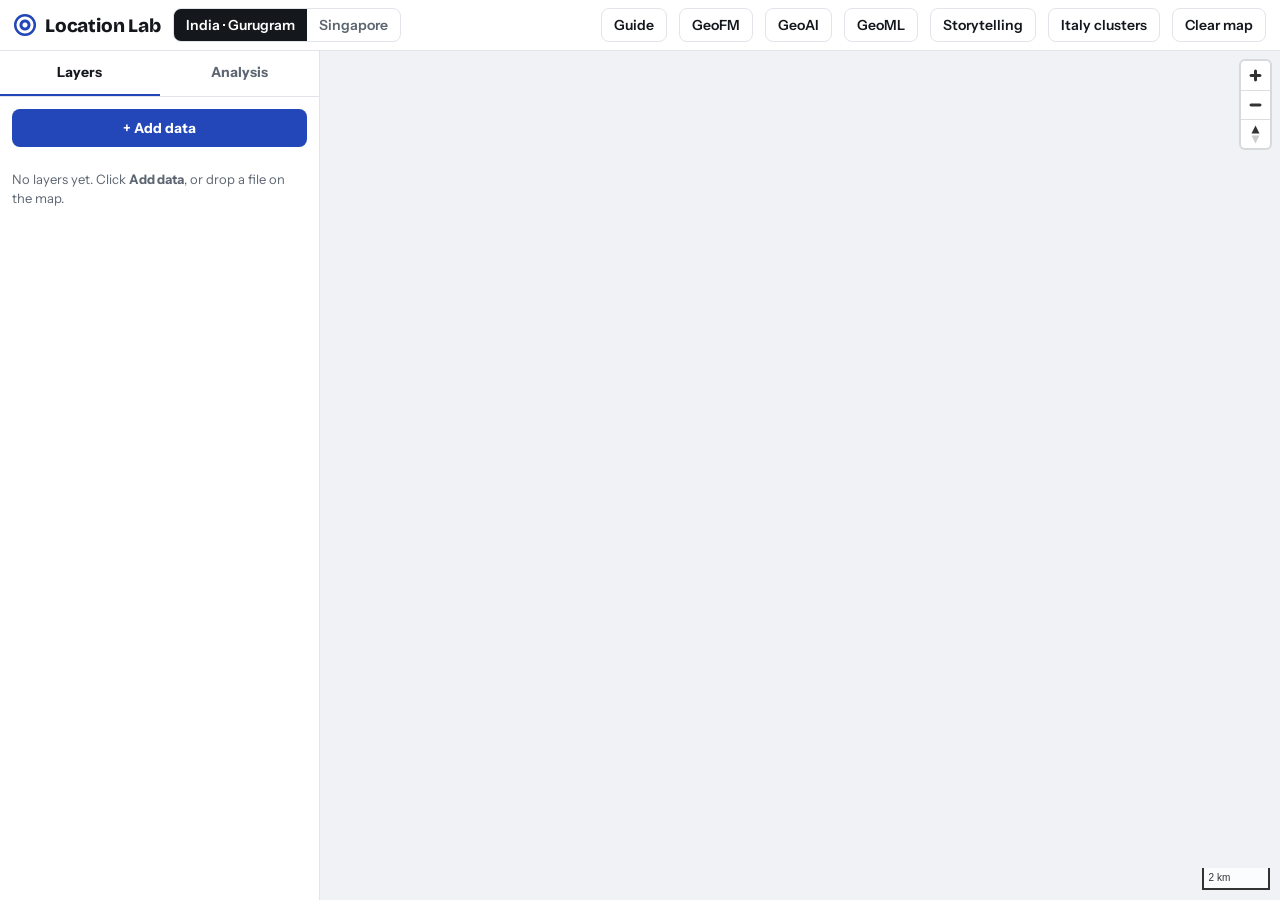
<file: index.html>
<!doctype html>
<html lang="en">
<head>
<meta charset="utf-8">
<meta name="viewport" content="width=device-width, initial-scale=1, viewport-fit=cover">
<title>Location Lab</title>
<meta name="description" content="Drag-and-drop location analytics on a live map: add data, drop an analysis on a layer, read the result.">
<link rel="preconnect" href="https://fonts.googleapis.com"><link rel="preconnect" href="https://fonts.gstatic.com" crossorigin>
<link rel="stylesheet" href="https://fonts.googleapis.com/css2?family=Bricolage+Grotesque:opsz,wght@12..96,600;12..96,800&family=Instrument+Sans:wght@400;500;600;700&family=IBM+Plex+Mono:wght@400;600&display=swap">
<link rel="stylesheet" href="lib/maplibre-gl.css">
<link rel="stylesheet" href="css/style.css?v=12">
<script src="lib/maplibre-gl.js"></script>
<script src="lib/h3-js.umd.js"></script>
<script src="lib/flatgeobuf-geojson.min.js"></script>
<script src="lib/geotiff.js"></script>
</head>
<body>
<header class="top">
  <div class="brand"><span class="mark" aria-hidden="true"></span><b>Location Lab</b></div>
  <div class="seg" role="group" aria-label="Country">
    <button id="geo-india" class="on" data-geo="india">India · Gurugram</button>
    <button id="geo-singapore" data-geo="singapore">Singapore</button>
  </div>
  <span class="spacer"></span>
  <a class="ghost" id="guide" href="india/" target="_blank" rel="noopener">Guide</a>
  <a class="ghost" id="geofm" href="geofm/" target="_blank" rel="noopener">GeoFM</a>
  <a class="ghost" id="geoai" href="geoai/" target="_blank" rel="noopener">GeoAI</a>
  <a class="ghost" id="geoml" href="geoml/" target="_blank" rel="noopener">GeoML</a>
  <a class="ghost" id="story" href="story/" target="_blank" rel="noopener">Storytelling</a>
  <a class="ghost" id="italy" href="italy/" target="_blank" rel="noopener">Italy clusters</a>
  <button id="reset" class="ghost">Clear map</button>
</header>
<main class="app">
  <aside class="side" aria-label="Layers and analysis">
    <nav class="tabs" role="tablist">
      <button role="tab" data-tab="layers" aria-selected="true">Layers</button>
      <button role="tab" data-tab="analysis" aria-selected="false">Analysis</button>
    </nav>
    <section id="tab-layers" class="pane">
      <button id="adddata" class="primary">+ Add data</button>
      <div id="layercards"></div>
    </section>
    <section id="tab-analysis" class="pane" hidden>
      <p class="hint">Drag a tool onto the map or onto a layer, or click it.</p>
      <div id="tiles"></div>
      <h4 class="sub">History</h4>
      <ol id="history" class="history"><li class="empty">Analyses you run appear here.</li></ol>
    </section>
    <section id="config" class="pane" hidden>
      <button id="back" class="link">← All tools</button>
      <h2 id="cfg-title"></h2>
      <p id="cfg-what" class="what"></p>
      <div id="cfg-params" class="params"></div>
      <button id="cfg-run" class="primary">Run</button>
      <div id="cfg-status" class="status"></div>
    </section>
  </aside>
  <section class="mapwrap" id="mapwrap">
    <div id="map"></div>
    <div class="legend" id="legend" hidden></div>
    <div class="pickhint" id="pickhint" hidden>Click on the map to choose a point · <button id="pickcancel" class="ghost sm">Cancel</button></div>
    <div class="dropveil" id="dropveil" hidden><span id="dropmsg">Drop here</span></div>
    <div class="toast" id="toast" role="status" hidden></div>
  </section>
  <aside class="results" id="results" hidden aria-label="Results">
    <div class="rh"><b>Results</b><button id="closeres" class="x" aria-label="Close results">×</button></div>
    <div id="reslist"></div>
  </aside>
</main>
<dialog id="datadlg" aria-labelledby="dlgtitle">
  <div class="dlghead"><h2 id="dlgtitle">Add data</h2><button class="x" id="dlgclose" aria-label="Close">×</button></div>
  <div class="dlgfmt"><label for="fmtsel">File format</label><select id="fmtsel"><option value="geojson">GeoJSON</option><option value="parquet">GeoParquet</option><option value="fgb">FlatGeobuf</option></select><small>Same data, different files. Compare the sizes after loading.</small></div>
  <div id="catalog" class="catalog"></div>
  <label class="upload" for="upfile"><b>Upload your own file</b><span>CSV with latitude and longitude, GeoJSON, GeoParquet, FlatGeobuf or GeoTIFF. You can also drop a file on the map. It never leaves your laptop.</span><input type="file" id="upfile" accept=".csv,.geojson,.json,.parquet,.fgb,.tif,.tiff"></label>
</dialog>
<script type="module" src="js/app.js?v=12"></script>
</body>
</html>
</file>
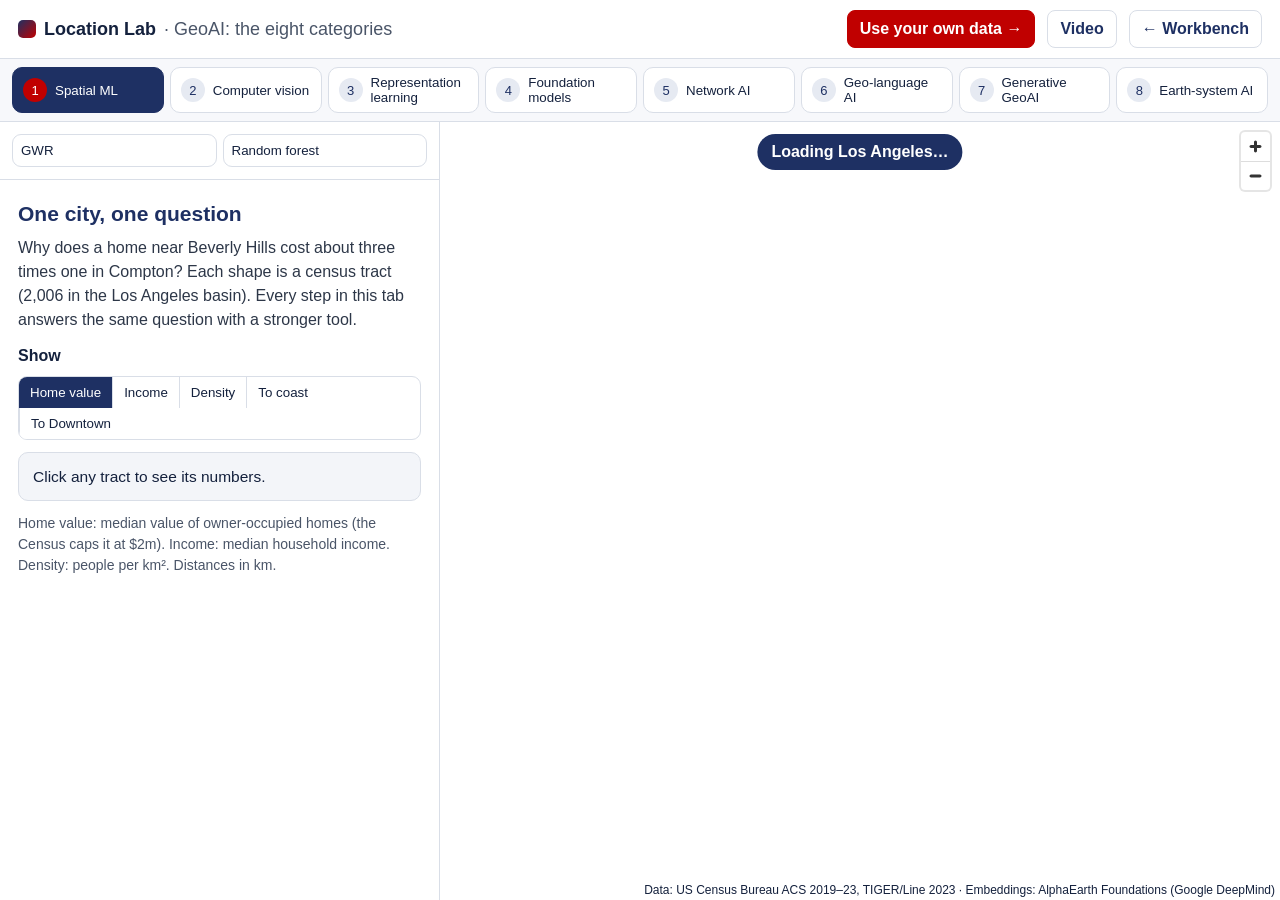
<file: geoai/index.html>
<!doctype html>
<html lang="en" data-theme="light">
<head>
<meta charset="utf-8">
<meta name="viewport" content="width=device-width, initial-scale=1">
<title>GeoAI · Location Lab</title>
<meta name="description" content="The eight categories of GeoAI, one tab each: spatially explicit machine learning, geospatial computer vision, spatial representation learning, geospatial foundation models, spatio-temporal and network AI, geo-language AI, generative GeoAI and Earth-system AI.">
<link rel="stylesheet" href="geoai.css?v=3">
<style>
html,body{height:100%;margin:0}
body{display:flex;flex-direction:column}
.cat-bar{display:grid;grid-template-columns:repeat(8,1fr);gap:6px;padding:8px 12px;border-bottom:1px solid var(--line);background:#f7f8fb}
.cat-bar button{display:flex;align-items:center;gap:8px;text-align:left;border:1px solid var(--line);background:#fff;border-radius:10px;padding:7px 10px;font:600 13.5px/1.2 inherit;font-family:inherit;color:#14213d;cursor:pointer;min-height:44px}
.cat-bar button span{flex:none;display:inline-grid;place-items:center;width:24px;height:24px;border-radius:50%;background:#e6eaf2;color:#1e3063;font-size:13px}
.cat-bar button[aria-selected=true]{background:#1e3063;color:#fff;border-color:#1e3063}
.cat-bar button[aria-selected=true] span{background:#c00000;color:#fff}
.cat-stage{flex:1;position:relative;min-height:0}
.cat-stage iframe{position:absolute;inset:0;width:100%;height:100%;border:0;display:none;background:#fff}
.cat-stage iframe.on{display:block}
@media (max-width:1100px){.cat-bar{grid-template-columns:repeat(4,1fr)}}
</style>
</head>
<body>
<header class="ga-top">
  <div class="ga-brand"><span class="ga-mark" aria-hidden="true"></span><b>Location Lab</b><span class="ga-sub">· GeoAI: the eight categories</span></div>
  <span class="ga-spacer"></span>
  <a class="ga-ghost" href="../yourdata/" rel="noopener" style="background:#c00000;color:#fff;border-color:#c00000">Use your own data →</a>
  <a class="ga-ghost" href="../geoai2/video/GeoAI_8_categories_walkthrough.mp4" target="_blank" rel="noopener">Video</a>
  <a class="ga-ghost" href="../" rel="noopener">← Workbench</a>
</header>
<nav class="cat-bar" role="tablist" id="cats"></nav>
<main class="cat-stage" id="stage"></main>
<script>
// One tab per GeoAI category; each loads the matching Location Lab view in embedded mode.
const CATS = [
  ['Spatial ML', '../geoml/?embed=1&tab=gwr&tabs=gwr,rf'],
  ['Computer vision', 'studio.html?embed=1&tab=chg'],
  ['Representation learning', 'studio.html?embed=1&tab=sim&tabs=sim,ws'],
  ['Foundation models', 'studio.html?embed=1&tab=teach'],
  ['Network AI', '../geoai2/?embed=1&tab=net'],
  ['Geo-language AI', '../geoai2/?embed=1&tab=lang'],
  ['Generative GeoAI', '../geoai2/?embed=1&tab=gen'],
  ['Earth-system AI', '../geoai2/?embed=1&tab=wx'],
];
const bar = document.getElementById('cats'), stage = document.getElementById('stage'), frames = {};
CATS.forEach(([n], i) => { const b = document.createElement('button'); b.role = 'tab'; b.dataset.k = i + 1; b.innerHTML = `<span>${i + 1}</span>${n}`; b.onclick = () => open(i + 1); bar.appendChild(b); });
function open(k) {
  if (!frames[k]) { const f = document.createElement('iframe'); f.id = 'f' + k; f.name = 'cat' + k; f.title = CATS[k - 1][0]; f.src = CATS[k - 1][1]; stage.appendChild(f); frames[k] = f; }
  Object.entries(frames).forEach(([j, f]) => f.classList.toggle('on', +j === k));
  bar.querySelectorAll('button').forEach(b => b.setAttribute('aria-selected', +b.dataset.k === k));
  history.replaceState(null, '', '#' + k); window.__cat = k;
}
open(Math.min(8, Math.max(1, parseInt(location.hash.slice(1)) || 1)));
</script>
</body>
</html>
</file>
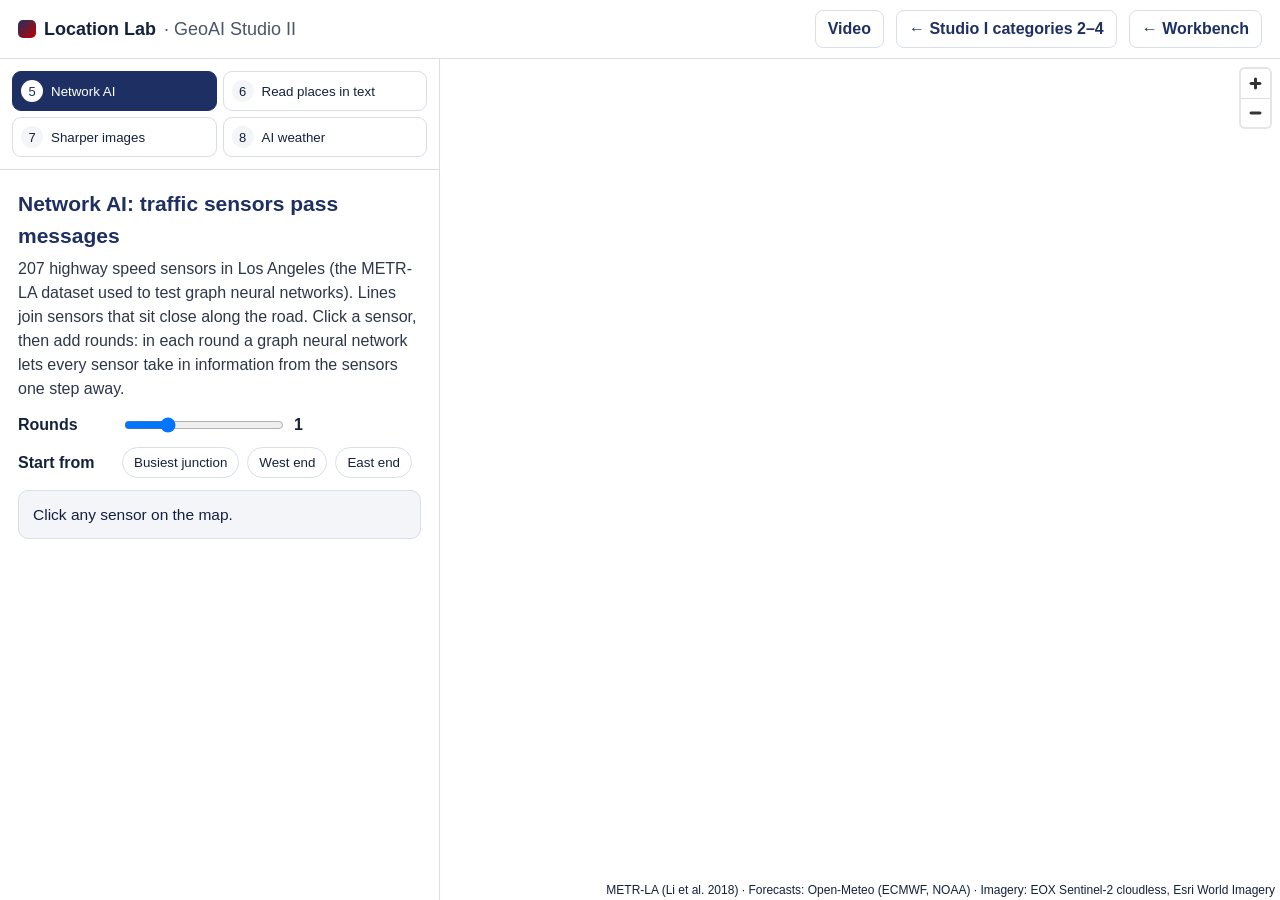
<file: geoai2/index.html>
<!doctype html>
<html lang="en" data-theme="light">
<head>
<meta charset="utf-8">
<meta name="viewport" content="width=device-width, initial-scale=1">
<title>GeoAI Studio II · Location Lab</title>
<meta name="description" content="Four more GeoAI categories in the browser: network AI on Los Angeles traffic sensors, reading place names from text, what image super-resolution must create, and AI weather forecasts for any point.">
<link rel="stylesheet" href="../lib/maplibre-gl.css">
<link rel="stylesheet" href="geoai2.css?v=1">
<script src="../lib/maplibre-gl.js"></script>
<script src="../lib/embed.js?v=1"></script>
</head>
<body>
<header class="ga-top">
  <div class="ga-brand"><span class="ga-mark" aria-hidden="true"></span><b>Location Lab</b><span class="ga-sub">· GeoAI Studio II</span></div>
  <span class="ga-spacer"></span>
  <a class="ga-ghost" href="video/GeoAI_8_categories_walkthrough.mp4" target="_blank" rel="noopener">Video</a>
  <a class="ga-ghost" href="../geoai/" rel="noopener"><b>← Studio I</b> categories 2–4</a>
  <a class="ga-ghost" href="../" rel="noopener">← Workbench</a>
</header>
<main class="ga-app">
  <aside class="ga-side">
    <nav class="ga-tabs" role="tablist">
      <button role="tab" data-t="net" aria-selected="true"><span>5</span>Network AI</button>
      <button role="tab" data-t="lang" aria-selected="false"><span>6</span>Read places in text</button>
      <button role="tab" data-t="gen" aria-selected="false"><span>7</span>Sharper images</button>
      <button role="tab" data-t="wx" aria-selected="false"><span>8</span>AI weather</button>
    </nav>

    <section class="ga-pane" id="p-net">
      <h2>Network AI: traffic sensors pass messages</h2>
      <p class="ga-lead">207 highway speed sensors in Los Angeles (the METR-LA dataset used to test graph neural networks). Lines join sensors that sit close along the road. Click a sensor, then add rounds: in each round a graph neural network lets every sensor take in information from the sensors one step away.</p>
      <div class="ga-row"><span class="ga-lab">Rounds</span><input type="range" id="net-k" min="0" max="4" value="1"><b id="net-kv">1</b></div>
      <div class="ga-row"><span class="ga-lab">Start from</span>
        <button class="ga-chip" data-s="busiest">Busiest junction</button><button class="ga-chip" data-s="west">West end</button><button class="ga-chip" data-s="east">East end</button>
      </div>
      <div id="net-out" class="ga-card">Click any sensor on the map.</div>
    </section>

    <section class="ga-pane" id="p-lang" hidden>
      <h2>Read place names in text</h2>
      <p class="ga-lead">Geo-language AI finds the places mentioned in text and puts them on a map (geoparsing). Edit the text or pick a sample, then press Find places. Names in the lab's gazetteer are matched at once; other capitalised phrases can be looked up in OpenStreetMap.</p>
      <div class="ga-row"><button class="ga-chip" data-x="ggn">Gurugram news</button><button class="ga-chip" data-x="la">Los Angeles</button><button class="ga-chip" data-x="india">India business</button></div>
      <textarea id="lang-txt" rows="7" style="width:100%;font:15px/1.5 inherit;font-family:inherit;border:1px solid var(--line);border-radius:9px;padding:10px"></textarea>
      <div class="ga-row"><button id="lang-run" class="ga-primary">Find places</button><button id="lang-osm" class="ga-ghostbtn">Also look up other names in OpenStreetMap</button></div>
      <div id="lang-out" class="ga-card"></div>
    </section>

    <section class="ga-pane" id="p-gen" hidden>
      <h2>Sharper images: what generative AI must create</h2>
      <p class="ga-lead">Free satellite images (Sentinel-2) see 10 m per pixel. Aerial images see under 1 m. Super-resolution models generate the missing detail from the coarse image. Slide between the two to see how much must be created.</p>
      <div class="ga-row"><span class="ga-lab">Blend</span><span class="ga-small">10 m</span><input type="range" id="gen-a" min="0" max="100" value="0"><span class="ga-small">&lt;1 m</span></div>
      <div class="ga-row"><span class="ga-lab">Go to</span>
        <button class="ga-chip" data-f="77.104,28.442,16">Golf Course Road</button><button class="ga-chip" data-f="77.0889,28.4950,16">Cyber Hub</button><button class="ga-chip" data-f="77.0700,28.2600,15.5">Sohna warehouses</button><button class="ga-chip" data-f="-118.4973,34.0094,16">Santa Monica Pier</button>
      </div>
      <div id="gen-out" class="ga-card">At 10 m, one pixel covers a house plot; at under 1 m, you can count windows and cars. A super-resolution model must invent that detail, so its output is checked against real high-resolution images.</div>
    </section>

    <section class="ga-pane" id="p-wx" hidden>
      <h2>AI weather: three forecasts for any point</h2>
      <p class="ga-lead">Click anywhere on the map. The app fetches the next 7 days from ECMWF's AI model (AIFS) and two physics models (ECMWF IFS and NOAA GFS), live from Open-Meteo. Where the lines agree, the forecast is more certain.</p>
      <div class="ga-row"><span class="ga-lab">Show</span><div class="ga-seg" id="wx-v"><button data-v="temperature_2m" class="on">Temperature</button><button data-v="precipitation">Rain</button><button data-v="wind_speed_10m">Wind</button></div></div>
      <div class="ga-row"><span class="ga-lab">Try</span><button class="ga-chip" data-w="77.03,28.46">Gurugram</button><button class="ga-chip" data-w="72.88,19.08">Mumbai</button><button class="ga-chip" data-w="80.27,13.08">Chennai</button><button class="ga-chip" data-w="-118.24,34.05">Los Angeles</button></div>
      <canvas id="wx-c" class="gm-sc" width="820" height="520"></canvas>
      <div id="wx-out" class="ga-card">Click a point or a city above.</div>
    </section>
  </aside>
  <div class="ga-mapwrap">
    <div id="map"></div>
    <div id="legend" class="ga-legend" hidden></div>
    <div id="busy" class="ga-busy" hidden>Loading…</div>
  </div>
</main>
<script src="geoai2.js?v=3"></script>
</body>
</html>
</file>
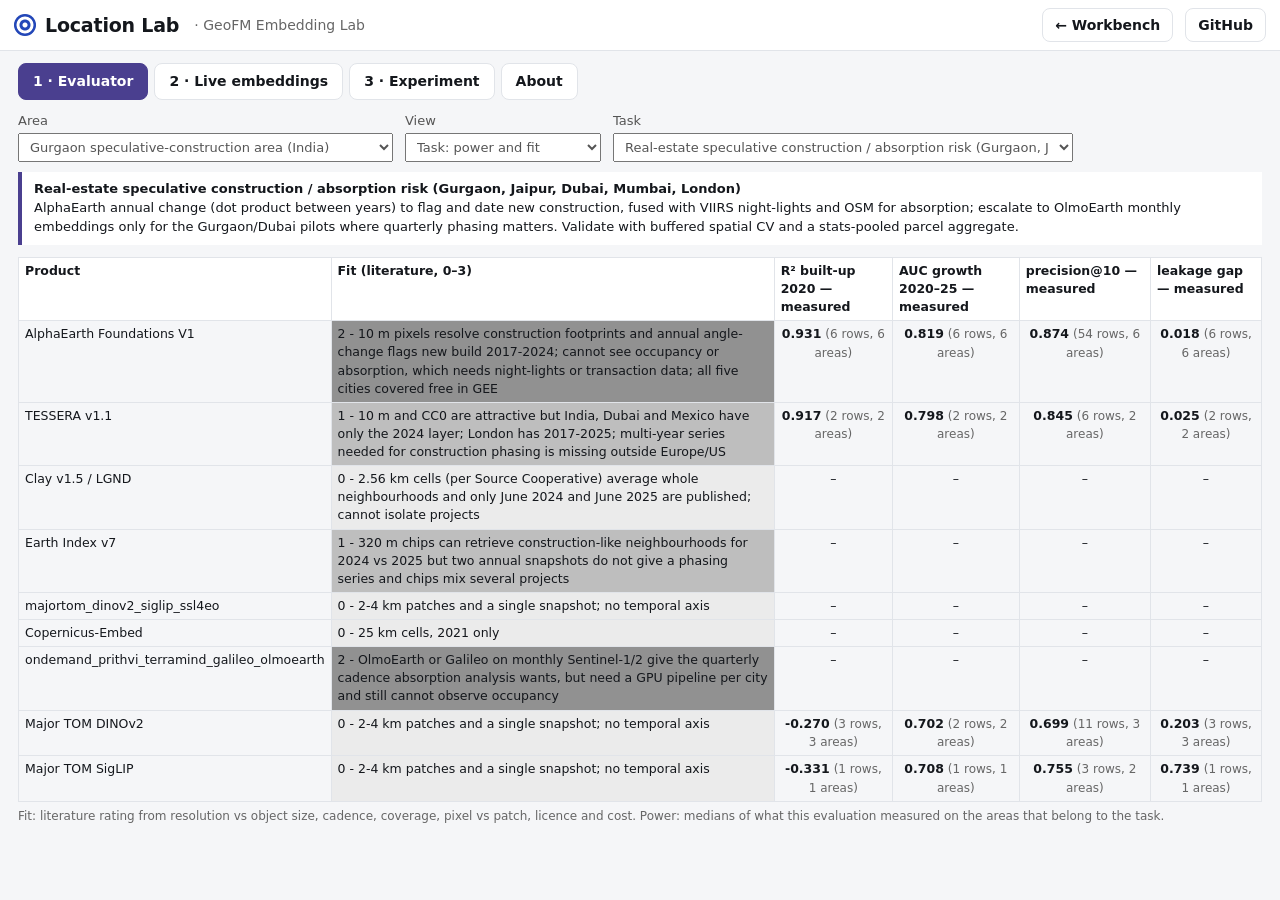
<file: geofm/index.html>
<!doctype html>
<html lang="en">
<head>
<meta charset="utf-8">
<meta name="viewport" content="width=device-width, initial-scale=1">
<title>GeoFM Embedding Lab</title>
<link rel="stylesheet" href="../lib/maplibre-gl.css">
<link rel="stylesheet" href="../css/style.css">
<link rel="stylesheet" href="geofm.css">
<script src="../lib/maplibre-gl.js"></script>
<script src="../lib/geotiff.js"></script>
<script src="../lib/h3-js.umd.js"></script>
<script src="lib/fzstd.js"></script>
</head>
<body>
<header class="top">
  <div class="brand"><span class="mark" aria-hidden="true"></span><b>Location Lab</b> <span class="sub-brand">· GeoFM Embedding Lab</span></div>
  <span class="spacer"></span>
  <a class="ghost" href="../" rel="noopener">← Workbench</a>
  <a class="ghost" href="https://github.com/quantng/location-lab" target="_blank" rel="noopener">GitHub</a>
</header>
<main class="gf">
  <nav class="gf-tabs" role="tablist">
    <button role="tab" data-t="eval" aria-selected="true">1 · Evaluator</button>
    <button role="tab" data-t="live" aria-selected="false">2 · Live embeddings</button>
    <button role="tab" data-t="exp" aria-selected="false">3 · Experiment</button>
    <button role="tab" data-t="about" aria-selected="false">About</button>
  </nav>

  <!-- 1 EVALUATOR -->
  <section id="t-eval" class="gf-pane">
    <div class="gf-row">
      <label title="Hover any control or table header for an explanation">Area <select id="ev-aoi" title="Evaluated area. India: Gurgaon and Jaipur speculative-construction areas, Gurugram, Mumbai, Songadh. Global: London, Dubai, Zürich, cocoa probe."></select></label>
      <label>View <select id="ev-view" title="Task: literature fit beside measured power. Ask: one question, every product. Inventory: what exists where. Maps: embeddings beside imagery. Card: the measured battery. Fit matrix and benchmarks: the literature review.">
        <option value="task">Task: power and fit</option><option value="ask">Ask a question</option><option value="inv">Coverage inventory</option>
        <option value="maps">Embeddings on the map</option><option value="card">Measured power card</option><option value="fit">Fit matrix (literature)</option><option value="bench">Existing benchmarks</option></select></label>
      <label id="ev-qwrap">Question <select id="ev-q" title="Each question maps to one layer of the charter: Represent, Relate, Reason, Transfer."></select></label>
      <label id="ev-twrap">Task <select id="ev-task" title="Eleven practitioner task families. Fit is rated from resolution, cadence, coverage, pixel-vs-patch design, licence and cost; power is what was measured."></select></label>
    </div>
    <div class="gf-note" id="ev-exp"></div>
    <div id="ev-body"></div>
  </section>

  <!-- 2 LIVE -->
  <section id="t-live" class="gf-pane" hidden>
    <div class="gf-row">
      <label>Go to <select id="lv-goto" title="Jump the map to an evaluated area or a reference landscape"><option value="">— choose —</option><option value="76.95,28.42,11">Gurgaon speculative-construction area</option><option value="75.76,26.89,11">Jaipur municipal core</option><option value="72.95,19.2,10">Mumbai MMR core</option><option value="73.6,21.2,10">Songadh taluka (eucalyptus)</option><option value="-0.1,51.5,10">Greater London</option><option value="55.3,25.1,10">Dubai</option><option value="8.6,47.4,10">Canton of Zürich</option><option value="-6.6,5.35,10">Cocoa probe, Côte d'Ivoire</option><option value="31.0,30.8,10">Nile delta (irrigation mosaic)</option></select></label>
      <label>Year A <select id="lv-ya" title="First year of the pair (2017–2025). The change map is 1 − cosine between the two years."></select></label>
      <label>Year B <select id="lv-yb" title="Second year; principal components are fitted on this year."></select></label>
      <label>Read resolution <select id="lv-res" title="Which overview level of the cloud-optimised tile is read. 80 m is a few seconds; 20 m reads 16× more pixels."><option value="80">80 m (fast)</option><option value="40" selected>40 m</option><option value="20">20 m (slow)</option></select></label>
      <button id="lv-draw" title="Click two opposite corners on the map. Keep the box under about 15 km on a side." class="primary">Draw a box on the map</button>
      <button id="lv-view" class="ghost" title="Use the current map view as the box (capped at about 20 km on a side)">Use current view</button>
      <button id="lv-run" title="Range-reads both years from the open Source Cooperative mirror; nothing is uploaded." class="ghost" disabled>Read embeddings</button>
      <button id="lv-clear" title="Remove the box and the overlay." class="ghost">Clear</button>
    </div>
    <div class="gf-note">Draw a box (up to about 20 × 20 km) or use the current view; jump to an evaluated area with "Go to". The page range-reads the AlphaEarth Foundations tiles for both years straight from the open Source Cooperative mirror, dequantises the 64 int8 bands, and computes on your laptop: principal components 1–3 as colour for year B, and 1 − cosine between A and B as a change map. Click any pixel afterwards to see its 64-number signature in both years. Nothing is uploaded anywhere.</div>
    <div class="gf-live">
      <div id="lv-map" class="gf-map"></div>
      <div class="gf-side">
        <div id="lv-status" class="gf-status">Ready.</div>
        <div class="gf-row small"><label>Show <select id="lv-layer" title="Principal components: 64 dimensions reduced to 3 and shown as red, green, blue. Change: 1 − cosine between the two years, dark = larger change."><option value="pca">Principal components (year B)</option><option value="chg">Change A → B (1 − cosine)</option><option value="pcaA">Principal components (year A)</option><option value="raw">Raw bands as red, green, blue (year B)</option><option value="rawA">Raw bands as red, green, blue (year A)</option></select></label>
        <label>Opacity <input id="lv-op" title="Overlay opacity." type="range" min="0" max="1" step="0.05" value="0.85"></label></div>
        <div id="lv-rawwrap" class="gf-raw" hidden>
          <label title="Which of the 64 AlphaEarth bands (A00–A63) drives the red channel">Red band: <b id="lv-rl">A00</b><input id="lv-r" type="range" min="0" max="63" value="0"></label>
          <label title="Band for the green channel">Green band: <b id="lv-gl">A16</b><input id="lv-g" type="range" min="0" max="63" value="16"></label>
          <label title="Band for the blue channel">Blue band: <b id="lv-bl">A32</b><input id="lv-b" type="range" min="0" max="63" value="32"></label>
          <label title="Dequantised values below the low end map to black, above the high end to full colour">Rescale range: <b id="lv-scl">−0.30 – 0.30</b><input id="lv-lo" type="range" min="-1" max="1" step="0.02" value="-0.3"><input id="lv-hi" type="range" min="-1" max="1" step="0.02" value="0.3"></label>
        </div>
        <div class="gf-status gf-legend" id="lv-legend"><b>Reading the overlay.</b> Principal components: the 64 numbers of each pixel are projected on the three directions of largest variance in your box and shown as red, green, blue — similar colour means similar vector; the axes are fitted on year B and applied to year A, so a colour change between years is a change in the vector. Raw bands: three of the 64 dequantised bands drawn directly, as in the AlphaEarth GeoZarr mosaic viewer; pick bands and a rescale range. Change: 1 − cosine between the two years, light = unchanged, dark = moved. Values: AlphaEarth stores int8; value = sign(v)·(|v|/127.5)², −128 = no data; each pixel's 64-vector has unit length.</div>
        <canvas id="lv-sig" width="420" height="160"></canvas>
        <div id="lv-pixel" class="gf-status">Click a pixel on the overlay to see its signature.</div>
        <div id="lv-stats" class="gf-status"></div>
      </div>
    </div>
  </section>

  <!-- 3 EXPERIMENT -->
  <section id="t-exp" class="gf-pane" hidden>
    <div class="gf-row">
      <label>Area <select id="ex-aoi" title="Area whose pooled embeddings and labels are bundled with the page."></select></label>
      <label>Product <select id="ex-prod" title="Products with bundled cells for this area."></select></label>
      <label>Year <select id="ex-year" title="Year of the embedding used as the predictor."></select></label>
      <label>Target <select id="ex-target" title="What the probe predicts. GHSL = JRC built-up surface fraction; WorldCover = ESA 2021 class fractions; upload = your own values per H3 cell or per lat/lon point.">
        <option value="ghsl_built_frac_2020">GHSL built-up fraction 2020</option><option value="wc2021_frac_built">WorldCover built-up fraction 2021</option>
        <option value="wc2021_frac_crop">WorldCover cropland fraction 2021</option><option value="wc2021_frac_tree">WorldCover tree-cover fraction 2021</option>
        <option value="ghsl_built_change_2020_2025">GHSL built-up change 2020–2025</option><option value="upload">My own labels (CSV upload)</option></select></label>
      <label>Ridge alpha <input id="ex-alpha" title="Ridge penalty on standardised dimensions. Larger = smoother, more conservative probe." type="number" value="10" min="0.01" step="1" style="width:70px"></label>
      <button id="ex-run" title="Fits five spatially blocked folds, then five random folds, and reports both." class="primary">Run the probe</button>
      <label title="Transfer grade: mean cosine of each cell of the chosen area to its nearest cell in the source area, from the vectors alone. ≥ 0.82 works as is; 0.64–0.82 likely, verify with a few labels; below 0.64 re-fit locally">Transfer from <select id="ex-src"></select></label>
      <button id="ex-tr" class="ghost" title="Grade whether a model trained in the source area will work in the chosen area, using only the embeddings">Grade transfer</button>
    </div>
    <div class="gf-row small" id="ex-upwrap" hidden>
      <label>CSV with columns h3,value or lat,lon,value <input id="ex-file" title="Columns h3,value or lat,lon,value. Points are assigned to the H3 cell of the chosen area." type="file" accept=".csv"></label>
      <span class="gf-status" id="ex-upinfo"></span>
    </div>
    <div class="gf-note">Bring your own question. The page fits a ridge probe from the H3-pooled embedding to the target with five spatially blocked folds (blocks = H3 parent four levels up), repeats it with random folds, and reports the blocked R², the leakage gap (random minus blocked), the dimensions carrying the signal, and a fitness verdict — the same battery as the evaluation, run live in your browser.</div>
    <div class="gf-live">
      <div id="ex-map" class="gf-map"></div>
      <div class="gf-side"><div id="ex-out" class="gf-status">Choose an area and press Run.</div><canvas id="ex-chart" width="420" height="220"></canvas><div id="ex-dims"></div></div>
    </div>
  </section>

  <!-- ABOUT -->
  <section id="t-about" class="gf-pane" hidden>
    <div class="gf-prose">
      <h2>What this is</h2>
      <p>A practitioner's yardstick for geospatial foundation-model (GeoFM) embedding products: does a product cover my area and years, does near mean near, can it predict what the ground looks like now, does the vector's movement mean real change, does a probe trained in one city hold in another, and what does it cost to use. The evaluator shows what was measured for nine areas (Gurgaon, Jaipur, Gurugram, Mumbai, Songadh; London, Dubai, Zürich, a cocoa producer region) across 2017–2025; the live tab reads AlphaEarth tiles from the open bucket for any box you draw; the experiment tab lets you fit and audit your own probe.</p>
      <h2>Products</h2>
      <p>Google AlphaEarth Foundations V1 (10 m, 64-d, annual 2017–2025, CC-BY 4.0, open on Google Cloud Storage and the Source Cooperative mirror), TESSERA v1.1 (10 m, 128-d, CC-BY-SA, AWS Open Data), Major TOM embeddings (10 km cells, Hugging Face), Clay v1.5 / LGND, Earth Index v7 and Copernicus-Embed (inventoried). Labels: ESA WorldCover 2020/2021, JRC GHSL built-up surface. Imagery: Sentinel-2 L2A and Sentinel-1.</p>
      <h2>Method</h2>
      <p>Embeddings are pooled to H3 resolution 8 (resolution 9 for the two SSDMI areas). Regressions are ridge probes on standardised dimensions with five spatially blocked folds and block-bootstrap intervals; random splits appear only in the leakage audit. Explainability is visual (principal components as colour on fixed axes, displacement maps, UMAP drift, dimension-versus-imagery heat maps) and non-visual (probe coefficients, permutation importance, concept alignment, prototypes and counterfactuals).</p>
      <p>Spatial Data Lab for Business, MDI Gurgaon · built October 2026 with AI assistance (Claude). Dequantisation follows the AlphaEarth documentation: value = sign(v)·(|v|/127.5)², −128 = no data; vectors are unit length.</p>
    </div>
  </section>
</main>
<script type="module" src="js/geofm.js"></script>
</body>
</html>
</file>
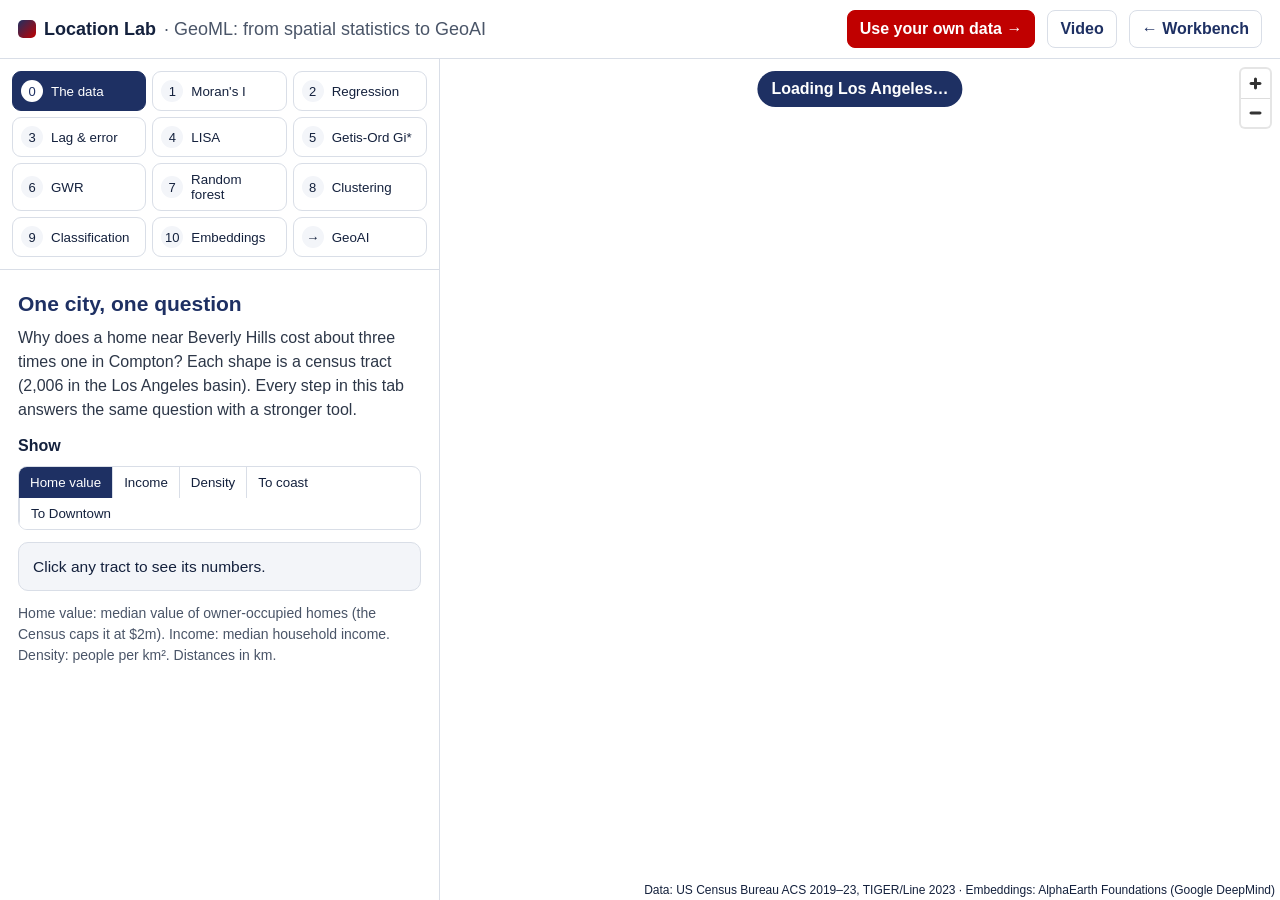
<file: geoml/index.html>
<!doctype html>
<html lang="en" data-theme="light">
<head>
<meta charset="utf-8">
<meta name="viewport" content="width=device-width, initial-scale=1">
<title>GeoML · Location Lab</title>
<meta name="description" content="From spatial statistics to machine learning to GeoAI, step by step on Los Angeles census tracts: Moran's I, regression, spatial lag and error models, LISA, Gi*, GWR, random forest, clustering, classification and satellite embeddings.">
<link rel="stylesheet" href="../lib/maplibre-gl.css">
<link rel="stylesheet" href="geoml.css?v=1">
<script src="../lib/maplibre-gl.js"></script>
<script src="../lib/embed.js?v=1"></script>
</head>
<body>
<header class="ga-top">
  <div class="ga-brand"><span class="ga-mark" aria-hidden="true"></span><b>Location Lab</b><span class="ga-sub">· GeoML: from spatial statistics to GeoAI</span></div>
  <span class="ga-spacer"></span>
  <a class="ga-ghost" href="../yourdata/" rel="noopener" style="background:#c00000;color:#fff;border-color:#c00000">Use your own data →</a>
  <a class="ga-ghost" href="video/GeoML_walkthrough.mp4" target="_blank" rel="noopener">Video</a>
  <a class="ga-ghost" href="../" rel="noopener">← Workbench</a>
</header>
<main class="ga-app">
  <aside class="ga-side">
    <nav class="ga-tabs" role="tablist">
      <button role="tab" data-t="data" aria-selected="true"><span>0</span>The data</button>
      <button role="tab" data-t="moran" aria-selected="false"><span>1</span>Moran's I</button>
      <button role="tab" data-t="ols" aria-selected="false"><span>2</span>Regression</button>
      <button role="tab" data-t="sar" aria-selected="false"><span>3</span>Lag &amp; error</button>
      <button role="tab" data-t="lisa" aria-selected="false"><span>4</span>LISA</button>
      <button role="tab" data-t="gi" aria-selected="false"><span>5</span>Getis-Ord Gi*</button>
      <button role="tab" data-t="gwr" aria-selected="false"><span>6</span>GWR</button>
      <button role="tab" data-t="rf" aria-selected="false"><span>7</span>Random forest</button>
      <button role="tab" data-t="km" aria-selected="false"><span>8</span>Clustering</button>
      <button role="tab" data-t="cls" aria-selected="false"><span>9</span>Classification</button>
      <button role="tab" data-t="emb" aria-selected="false"><span>10</span>Embeddings</button>
      <button role="tab" data-t="geoai" aria-selected="false"><span>→</span>GeoAI</button>
    </nav>

    <section class="ga-pane" id="p-data">
      <h2>One city, one question</h2>
      <p class="ga-lead">Why does a home near Beverly Hills cost about three times one in Compton? Each shape is a census tract (2,006 in the Los Angeles basin). Every step in this tab answers the same question with a stronger tool.</p>
      <div class="ga-row"><span class="ga-lab">Show</span>
        <div class="ga-seg" id="data-var">
          <button data-v="hv" class="on">Home value</button><button data-v="inc">Income</button><button data-v="den">Density</button><button data-v="dc">To coast</button><button data-v="dd">To Downtown</button>
        </div>
      </div>
      <div id="data-out" class="ga-card">Click any tract to see its numbers.</div>
      <p class="ga-note">Home value: median value of owner-occupied homes (the Census caps it at $2m). Income: median household income. Density: people per km². Distances in km.</p>
    </section>

    <section class="ga-pane" id="p-moran" hidden>
      <h2>Global Moran's I: are neighbours alike?</h2>
      <p class="ga-lead">Click a tract. Its 8 nearest neighbouring tracts are outlined, and the dot for that tract lights up in the scatter: its own value against its neighbours' average. Moran's I is the slope of the line.</p>
      <div id="moran-out" class="ga-card"></div>
      <canvas id="moran-sc" class="gm-sc" width="800" height="640"></canvas>
    </section>

    <section class="ga-pane" id="p-ols" hidden>
      <h2>Ordinary regression and its errors</h2>
      <p class="ga-lead">log(home value) is regressed on income, distance to the coast, distance to Downtown LA and density. The map shows where the model is wrong. Red: priced above the model. Blue: priced below.</p>
      <div id="ols-out" class="ga-card"></div>
    </section>

    <section class="ga-pane" id="p-sar" hidden>
      <h2>Spatial lag and spatial error models</h2>
      <p class="ga-lead">Both models add the neighbours. The lag model lets a tract's price depend on its neighbours' prices; the error model lets unmeasured local factors be shared. Switch the map to see the errors before and after.</p>
      <div class="ga-row"><span class="ga-lab">Map errors of</span>
        <div class="ga-seg" id="sar-m"><button data-m="ols" class="on">Ordinary regression</button><button data-m="lag">Spatial lag model</button></div>
      </div>
      <div id="sar-out" class="ga-card"></div>
    </section>

    <section class="ga-pane" id="p-lisa" hidden>
      <h2>Local Moran (LISA): where are the clusters?</h2>
      <p class="ga-lead">One Moran's I per tract. A tract is in a cluster when it and its neighbours are significantly alike (p &lt; 0.05, 999 permutations). Click a class to show it alone.</p>
      <div class="ga-row"><div class="ga-seg" id="lisa-f"></div></div>
      <div id="lisa-out" class="ga-card"></div>
    </section>

    <section class="ga-pane" id="p-gi" hidden>
      <h2>Getis-Ord Gi*: hot spots and cold spots</h2>
      <p class="ga-lead">For each tract, add up home values of every tract within 3 km, itself included, and compare with what chance would give. Significantly high sums are hot spots; low sums are cold spots.</p>
      <div id="gi-out" class="ga-card"></div>
    </section>

    <section class="ga-pane" id="p-gwr" hidden>
      <h2>Geographically weighted regression</h2>
      <p class="ga-lead">GWR fits one regression per tract, using its 70 nearest tracts with weights that fall with distance. Each variable gets its own map of local effects (standardised coefficients).</p>
      <div class="ga-row"><span class="ga-lab">Map</span>
        <div class="ga-seg" id="gwr-v"><button data-v="g_inc" class="on">Income</button><button data-v="g_dc">To coast</button><button data-v="g_dd">To Downtown</button><button data-v="g_den">Density</button><button data-v="g_r2">Local R²</button></div>
      </div>
      <div id="gwr-out" class="ga-card"></div>
    </section>

    <section class="ga-pane" id="p-rf" hidden>
      <h2>Random forest: predict tracts it never saw</h2>
      <p class="ga-lead">400 decision trees each learn rules from the data and vote. Every prediction here is for a tract held out of training (5-fold cross-validation). Add more geography to the inputs and watch the errors shrink.</p>
      <div class="ga-row"><span class="ga-lab">Inputs</span>
        <div class="ga-seg" id="rf-s"><button data-s="p_base" class="on">4 variables</button><button data-s="p_sp">+ neighbours' averages</button><button data-s="p_emb">+ satellite embeddings</button></div>
      </div>
      <div id="rf-out" class="ga-card"></div>
    </section>

    <section class="ga-pane" id="p-km" hidden>
      <h2>Clustering: neighbourhood types without labels</h2>
      <p class="ga-lead">k-means groups tracts by income, home value, density and distance to the coast (all standardised). Nobody tells it where anything is. Change k and run it again in your browser.</p>
      <div class="ga-row"><span class="ga-lab">Clusters k</span><input type="range" id="km-k" min="3" max="8" value="5"><b id="km-kv">5</b>
        <button id="km-run" class="ga-primary">Run k-means</button><button id="km-reset" class="ga-ghostbtn">Named five types</button></div>
      <div id="km-out" class="ga-card"></div>
    </section>

    <section class="ga-pane" id="p-cls" hidden>
      <h2>Classification: which tracts are prime?</h2>
      <p class="ga-lead">Prime means the top quarter of home values (above $1.03m). A random forest classifier labels each held-out tract prime or not.</p>
      <div class="ga-row"><span class="ga-lab">Inputs</span>
        <div class="ga-seg" id="cls-s"><button data-s="c_base" class="on">4 variables</button><button data-s="c_emb">+ satellite embeddings</button></div>
      </div>
      <div id="cls-out" class="ga-card"></div>
    </section>

    <section class="ga-pane" id="p-emb" hidden>
      <h2>Satellite embeddings: what the satellite sees</h2>
      <p class="ga-lead">An AI foundation model (AlphaEarth) turns a year of satellite data into 64 numbers per 10 m pixel. Averaged per tract, they group the city into six looks without any price data. Click a tract to find the tracts that look most like it.</p>
      <div class="ga-row"><span class="ga-lab">Start from</span>
        <button class="ga-chip" data-p="-118.4973,34.0094">Santa Monica Pier</button>
        <button class="ga-chip" data-p="-118.4593,34.1002">Bel Air</button>
        <button class="ga-chip" data-p="-118.2437,34.0522">Downtown LA</button>
        <button class="ga-chip" data-p="-118.2201,33.8958">Compton</button>
        <button class="ga-chip" id="emb-looks">Six looks</button>
      </div>
      <div id="emb-out" class="ga-card"></div>
    </section>

    <section class="ga-pane" id="p-geoai" hidden>
      <h2>From these steps to the eight categories of GeoAI</h2>
      <p class="ga-lead">Each idea above has a GeoAI descendant. The categories follow the accepted academic and industry classifications.</p>
      <div id="geoai-out"></div>
      <p class="ga-note">Janowicz et al. (2020), IJGIS; Li (2020), JOSIS; Gao, Hu and Li (eds), Handbook of Geospatial AI (2024); Mai et al. (2022, 2024); Xiao et al. (2024); Esri ArcGIS Pro GeoAI toolbox.</p>
    </section>
  </aside>
  <div class="ga-mapwrap">
    <div id="map"></div>
    <div id="legend" class="ga-legend" hidden></div>
    <div id="busy" class="ga-busy">Loading Los Angeles…</div>
  </div>
</main>
<script src="geoml.js?v=2"></script>
</body>
</html>
</file>
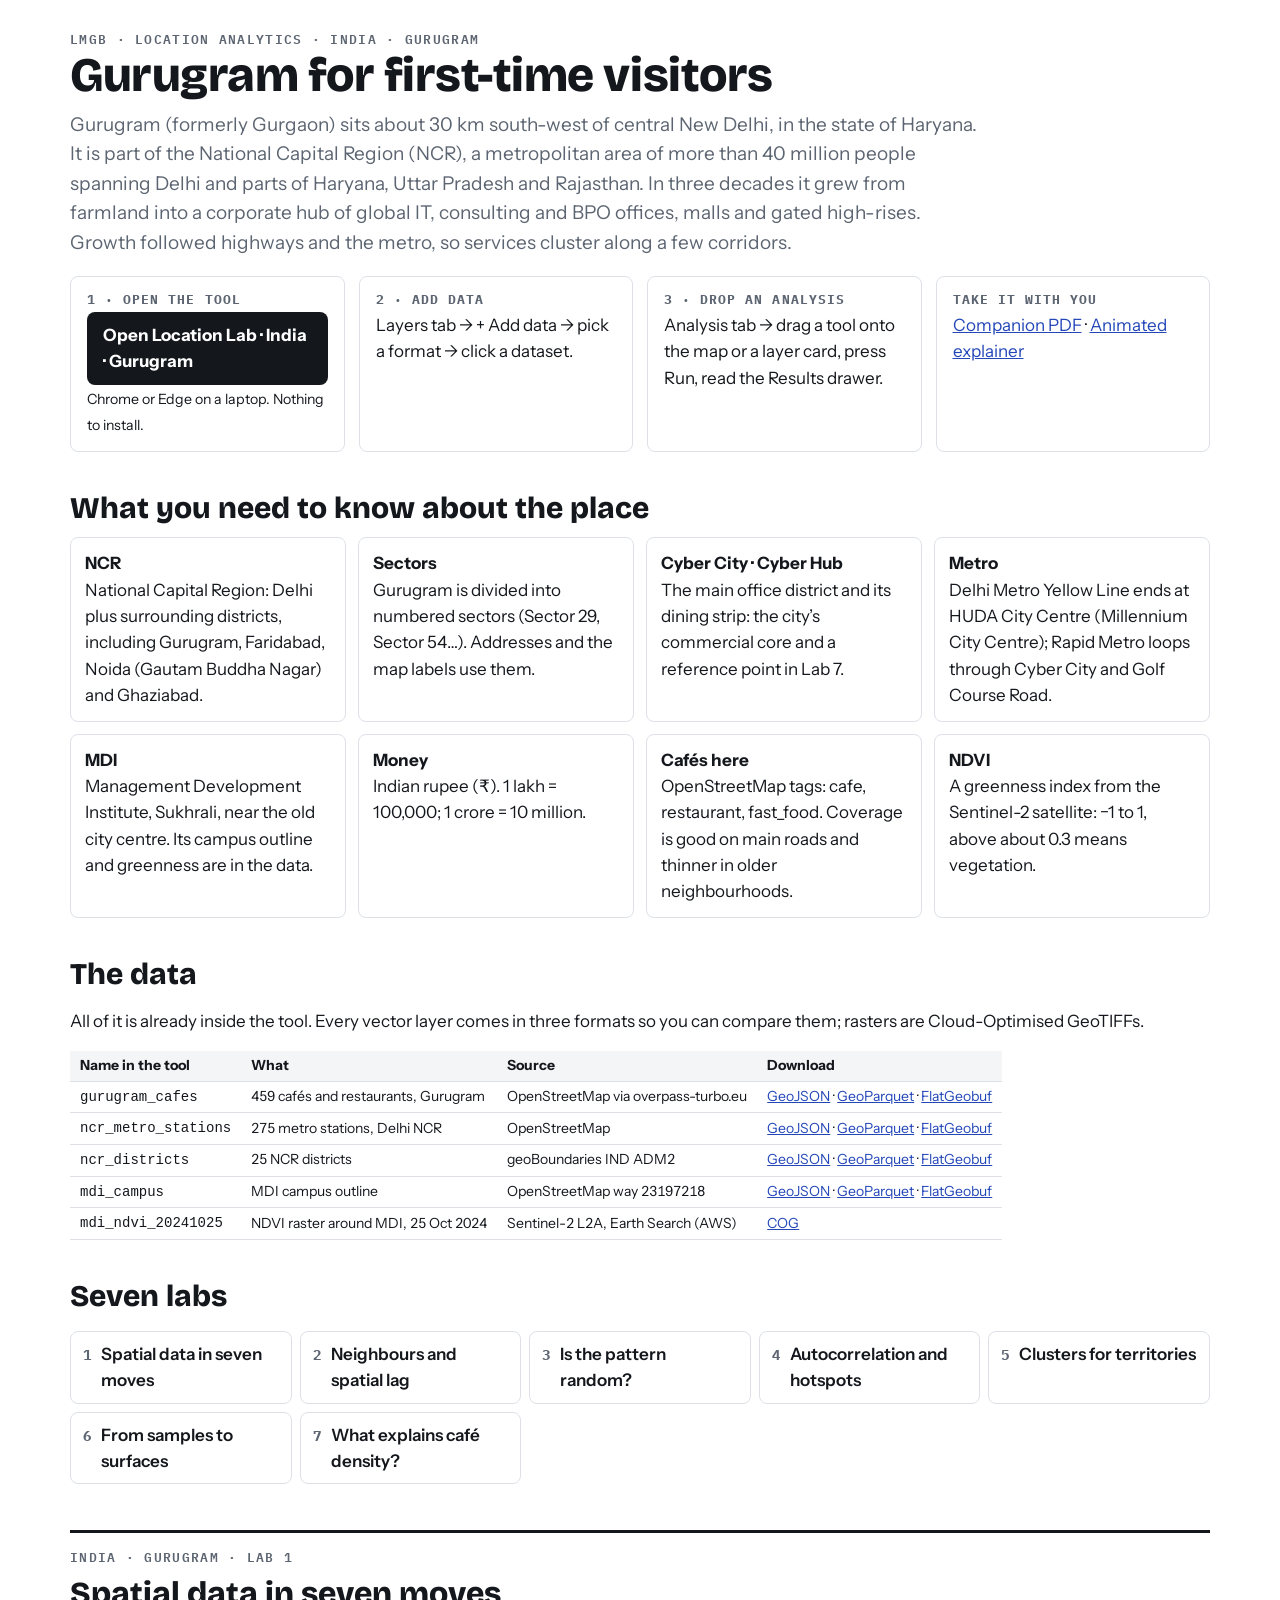
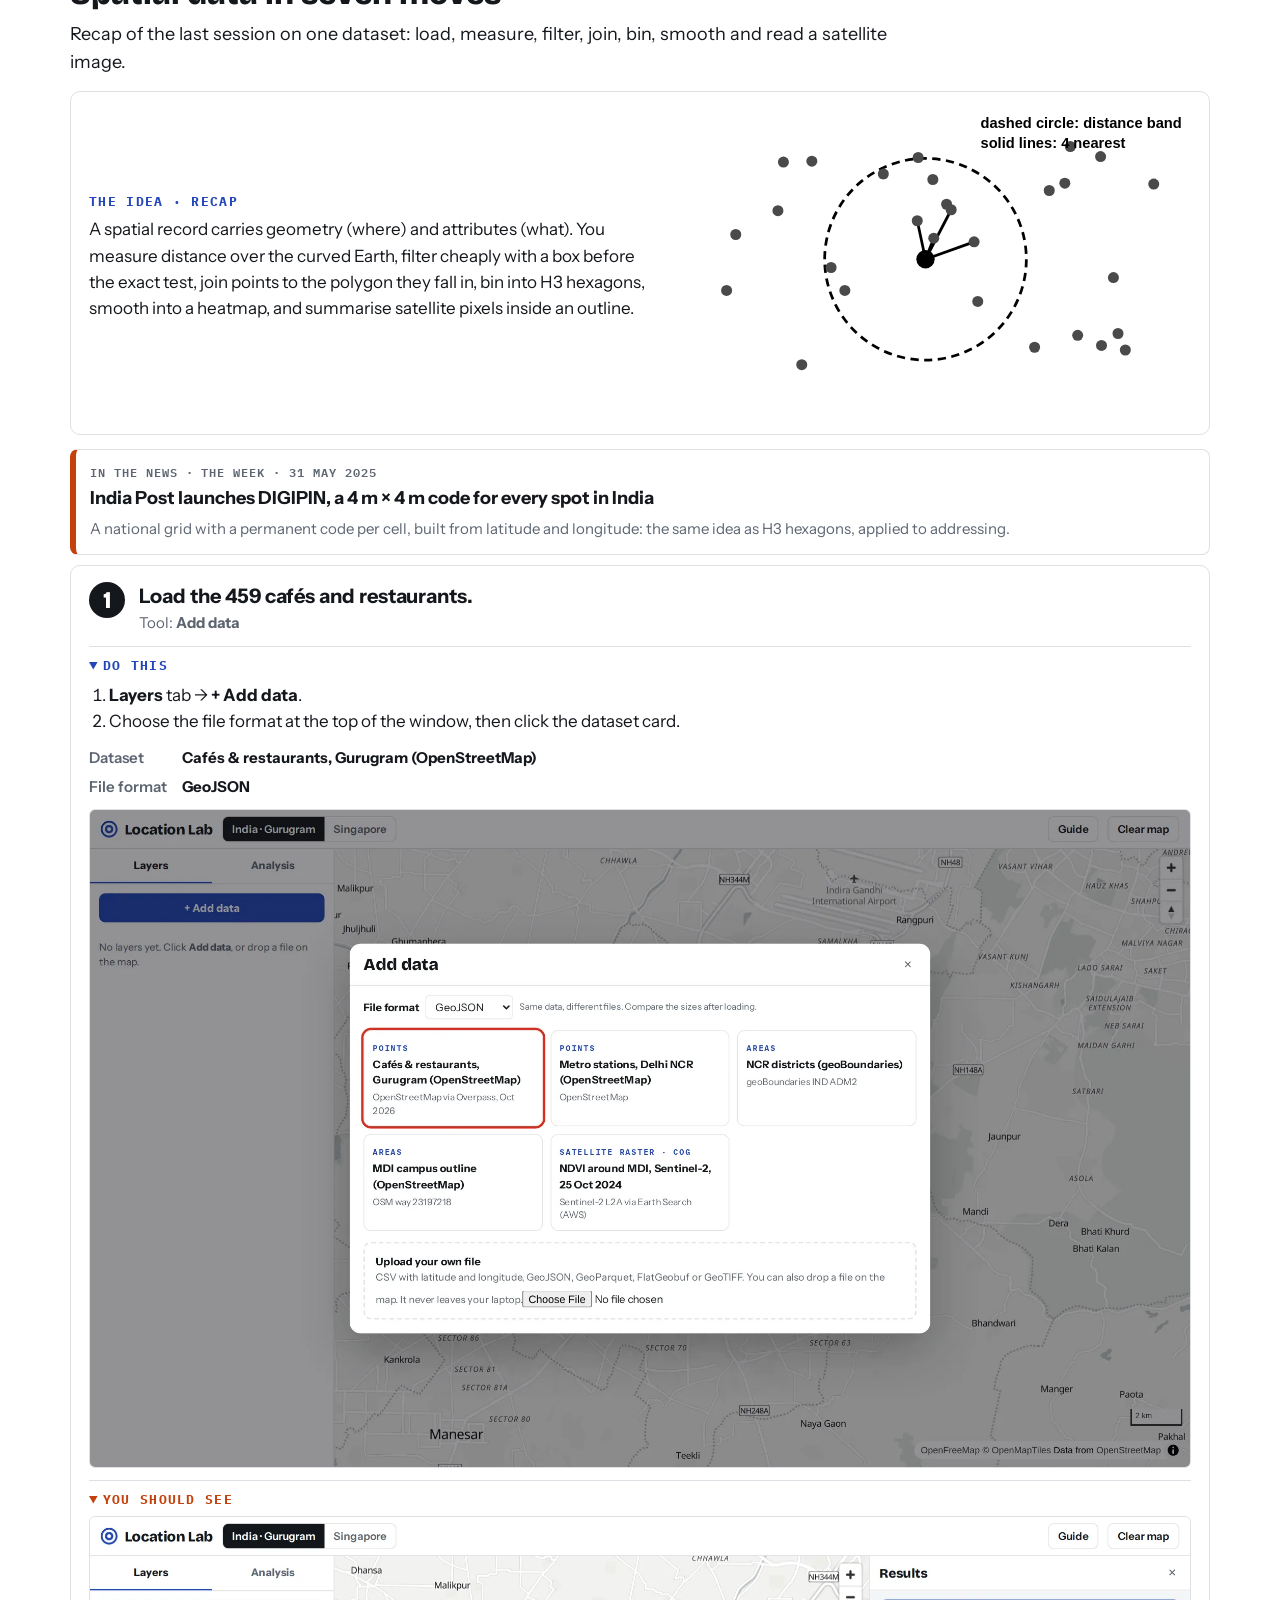
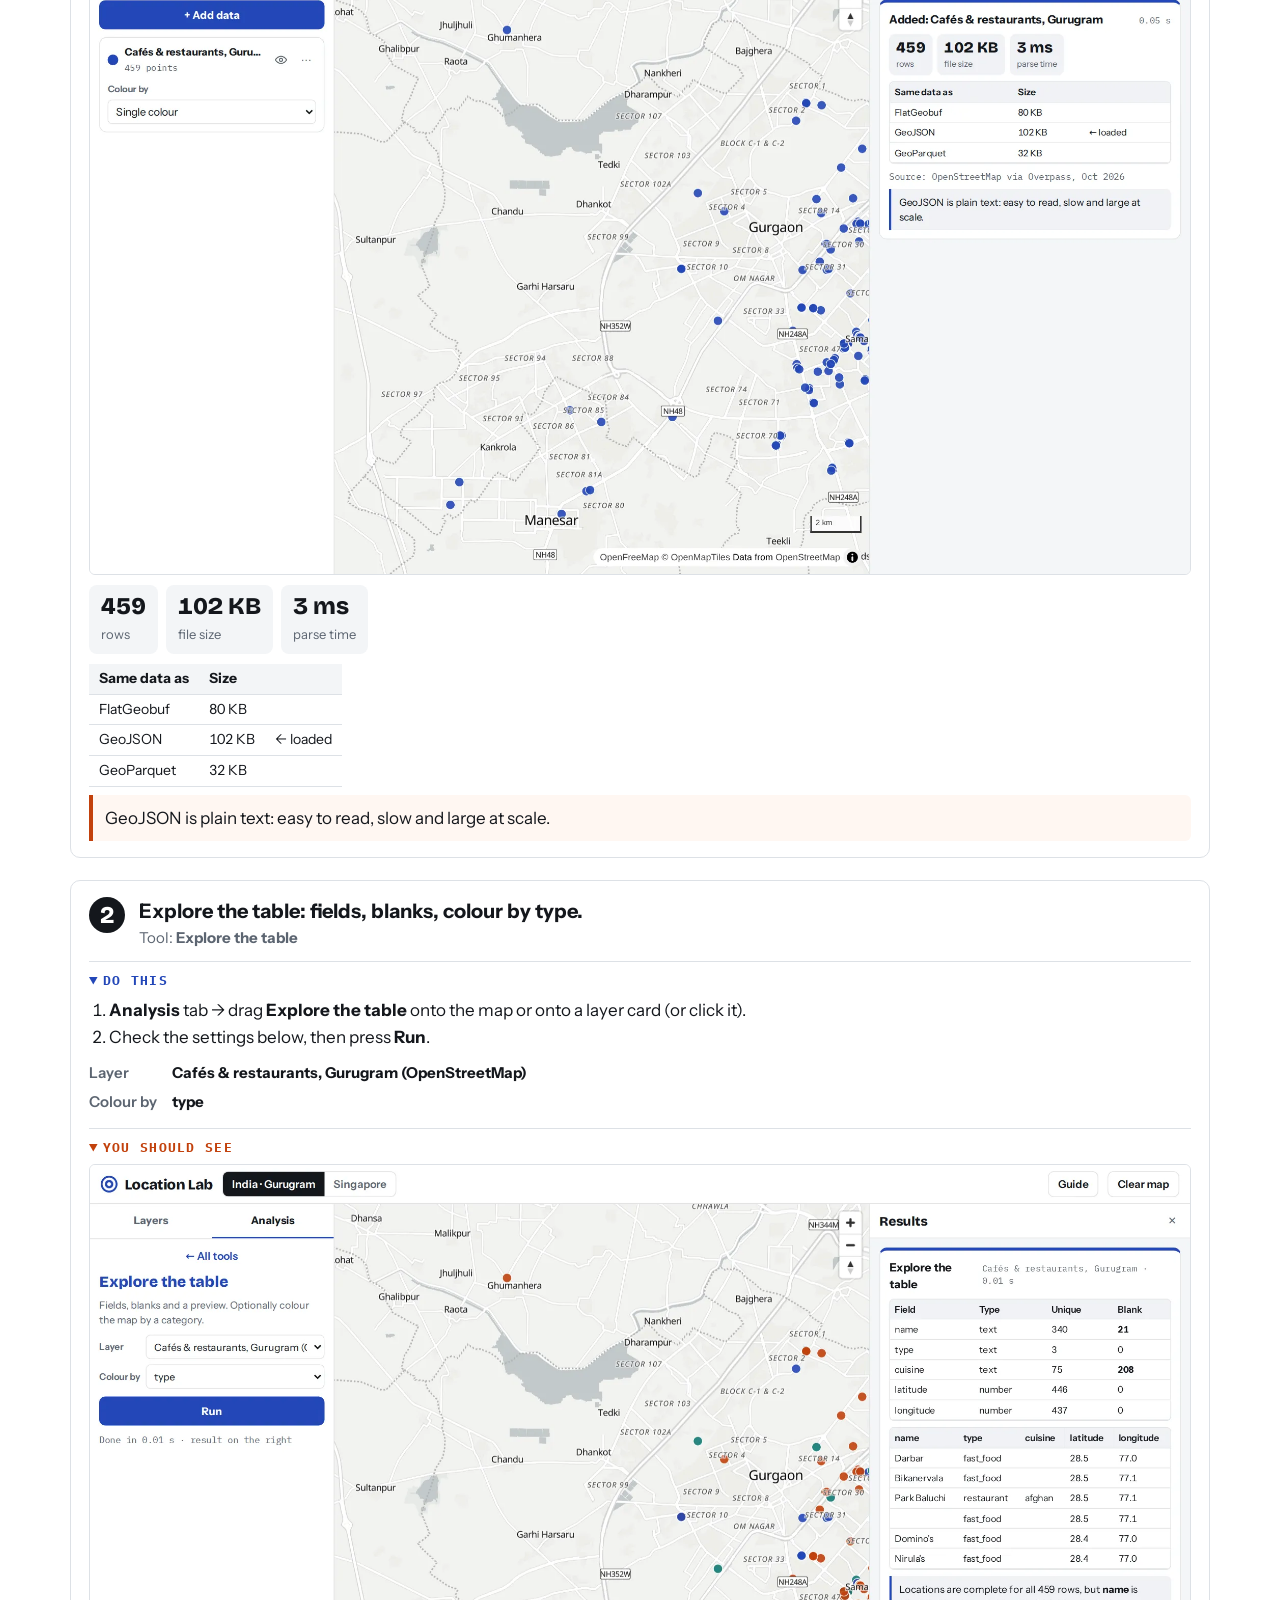
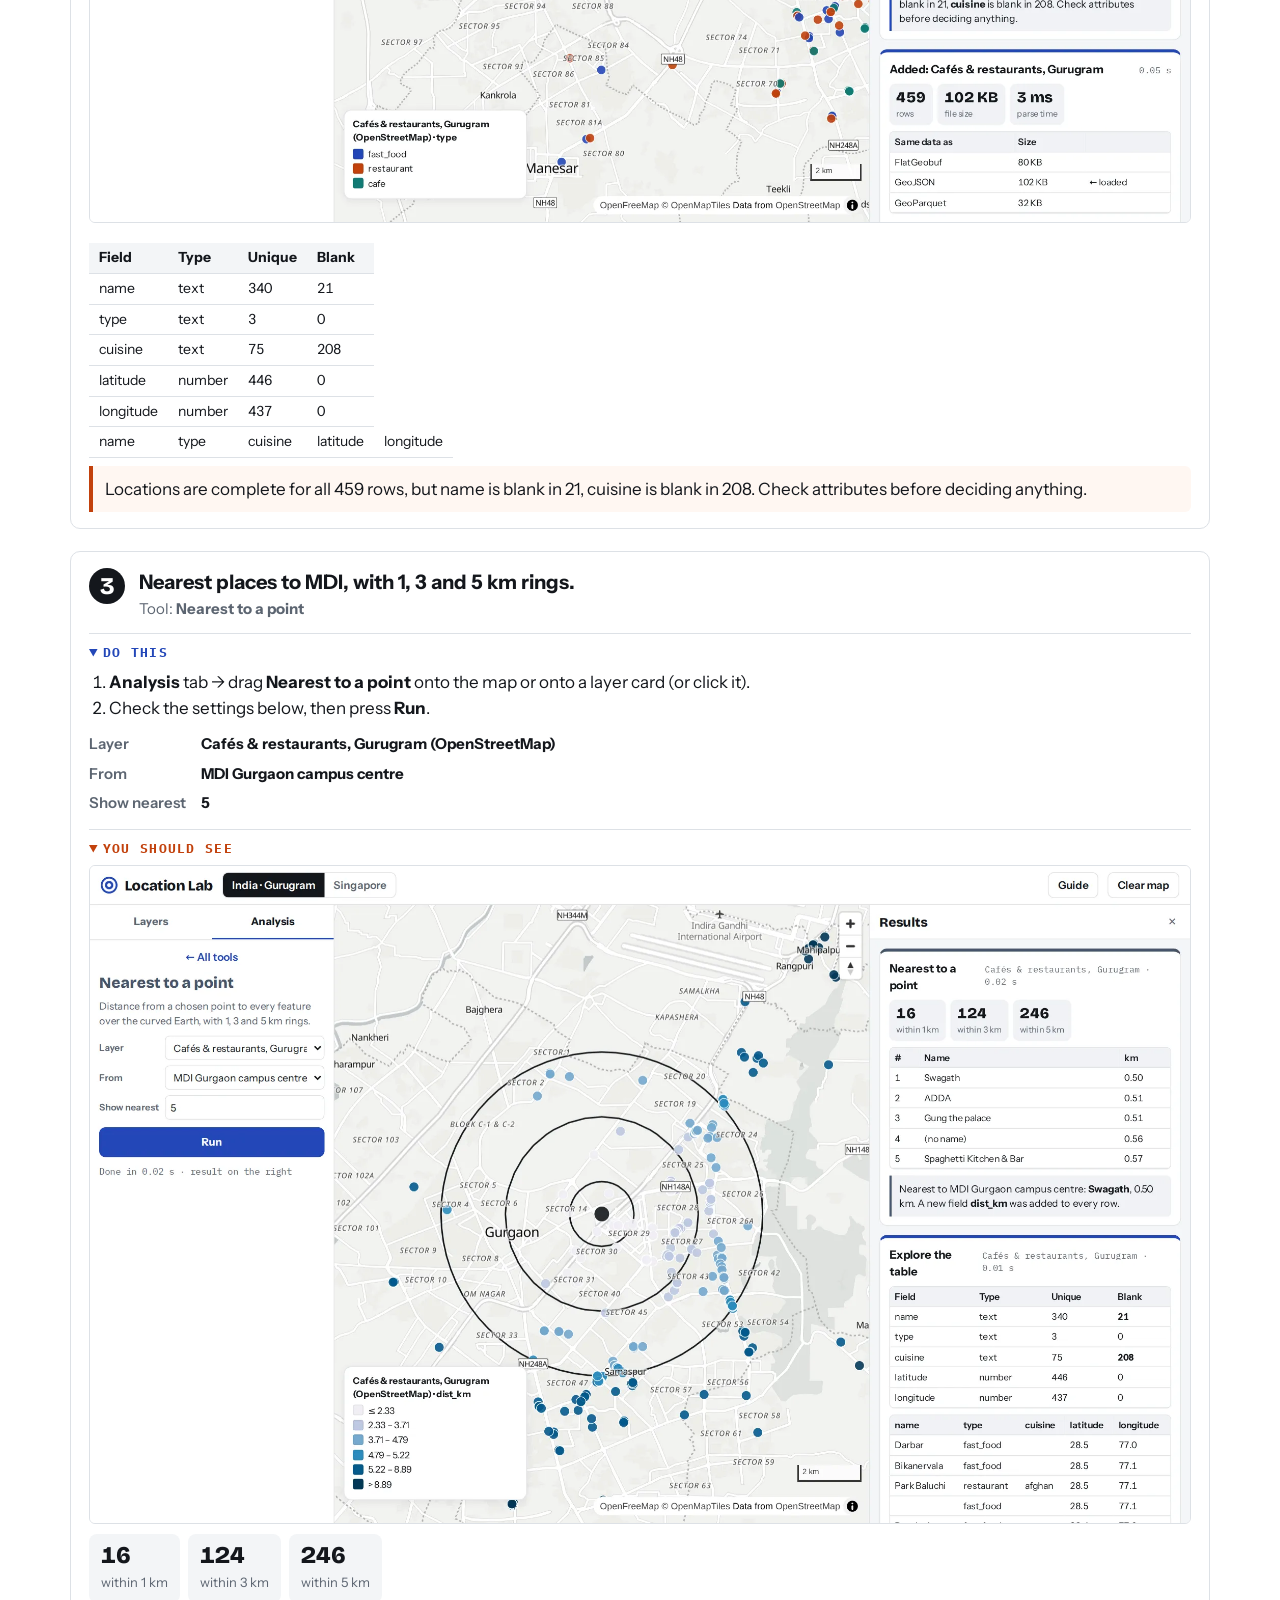
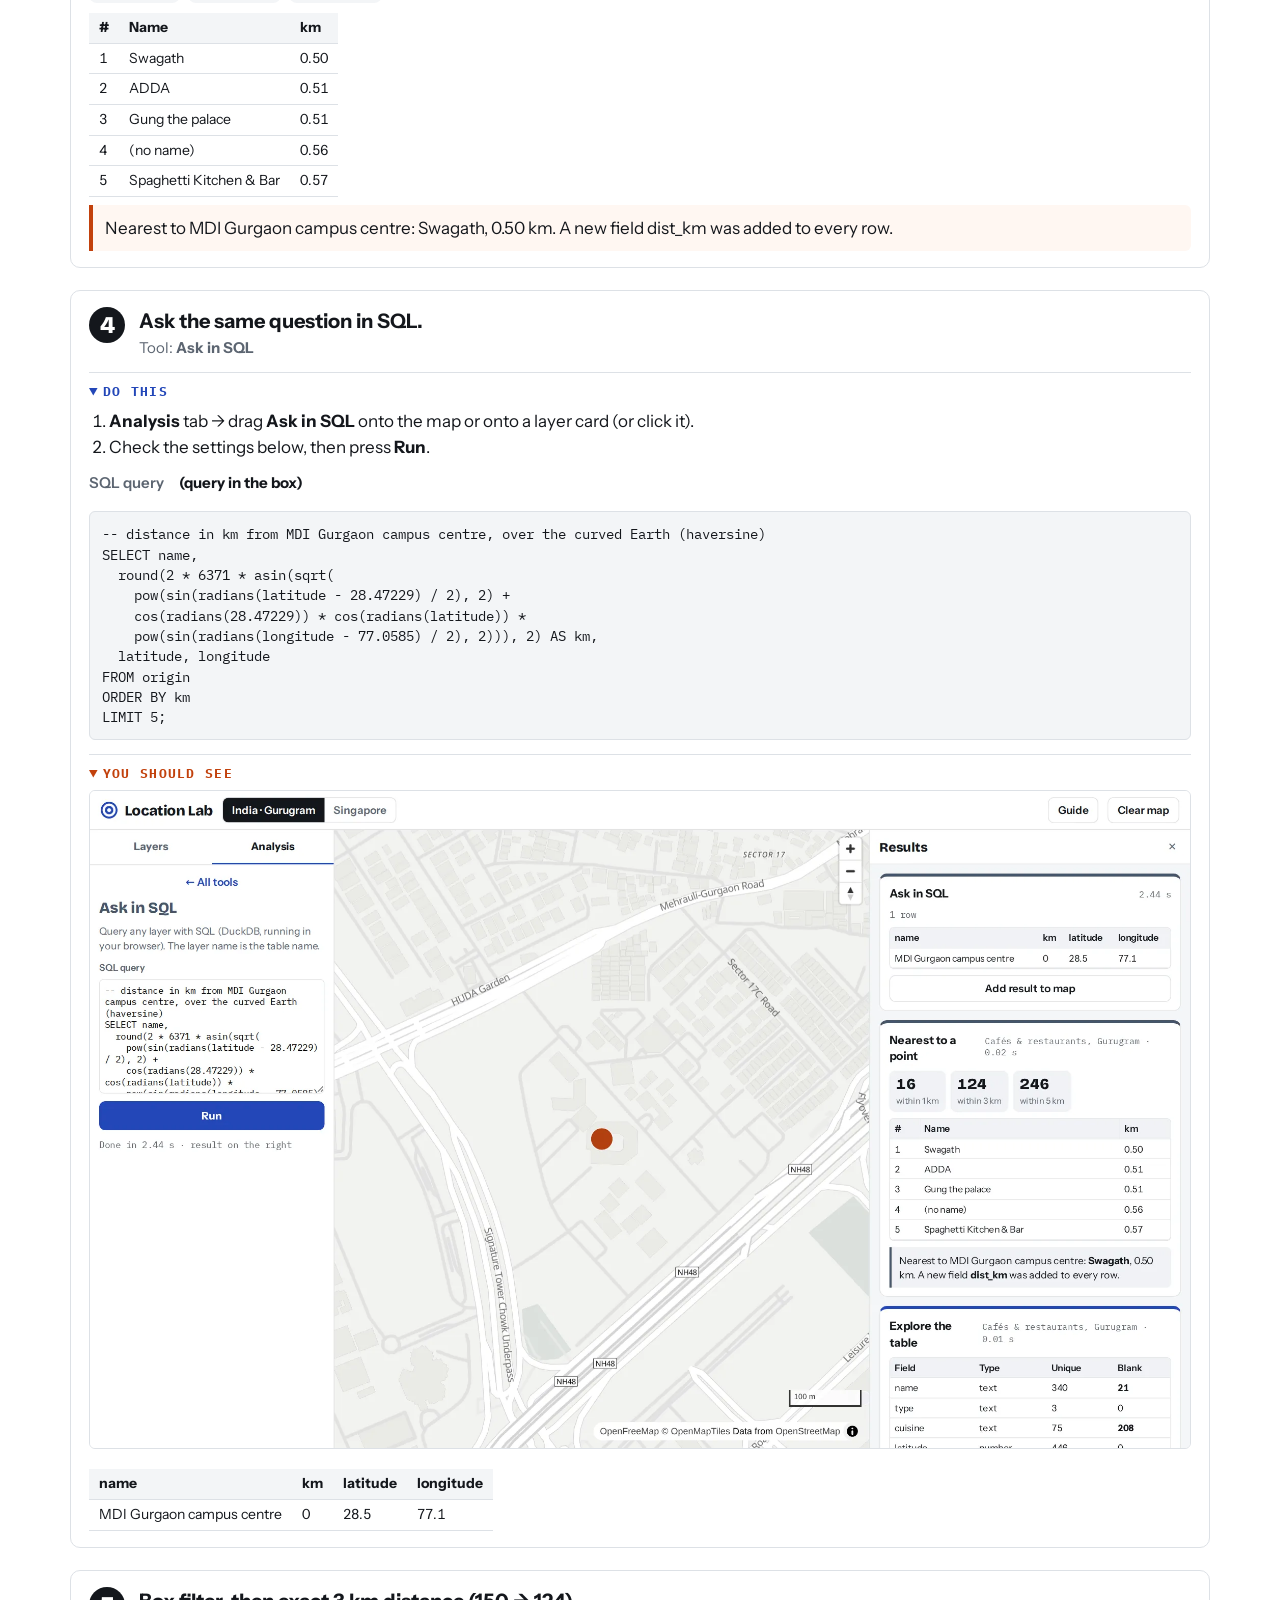
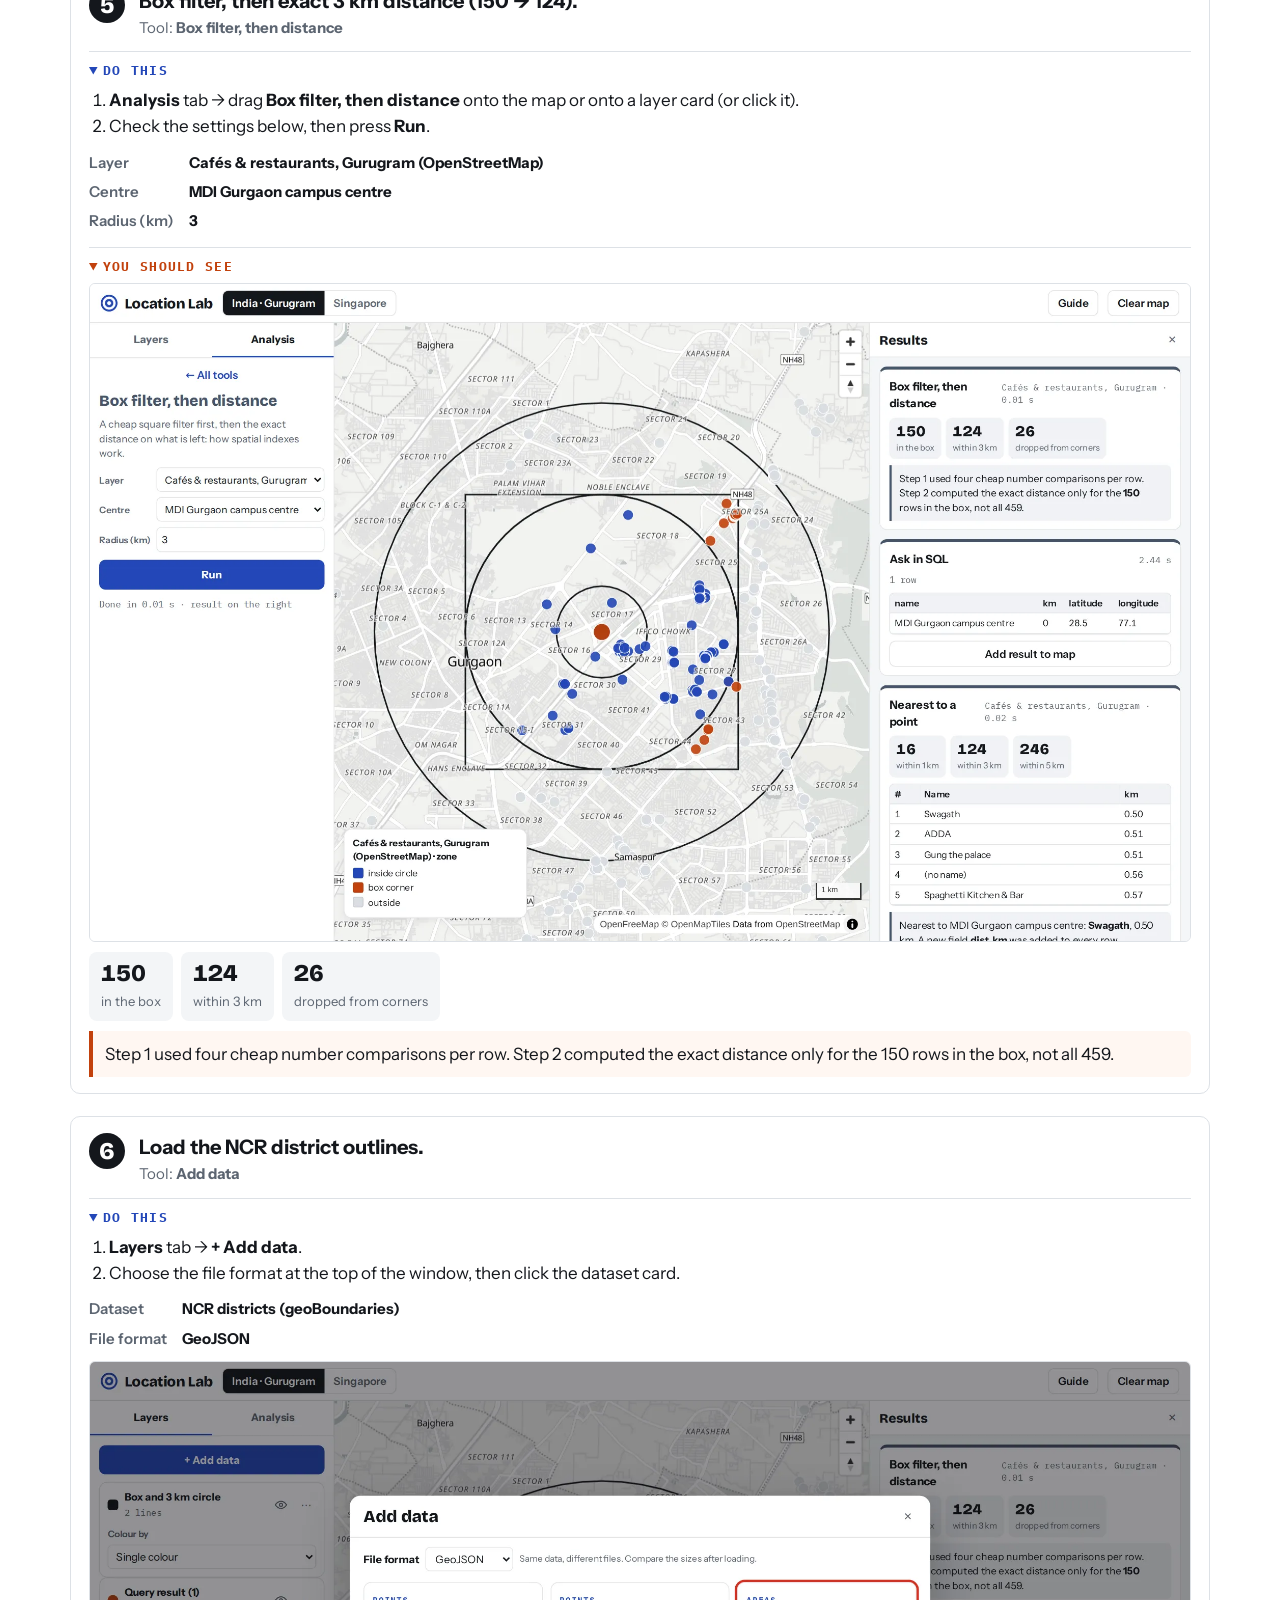
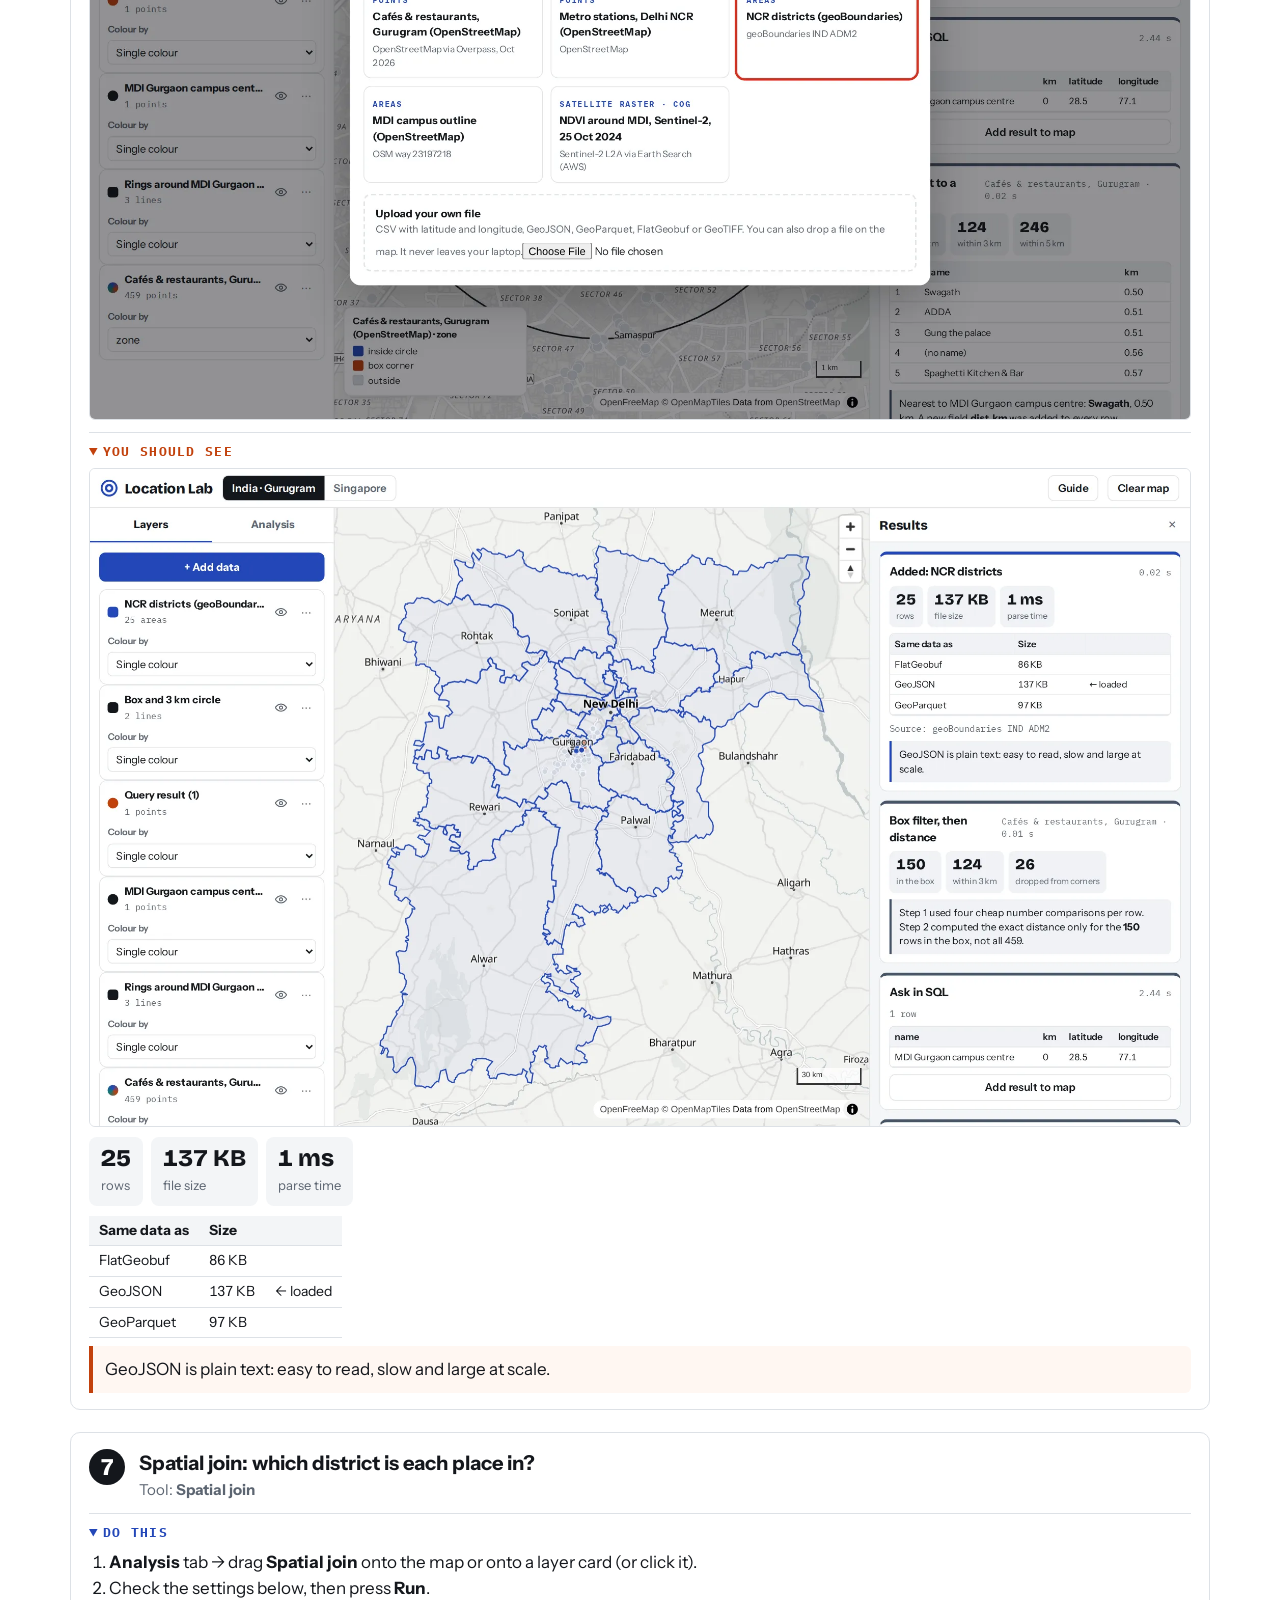
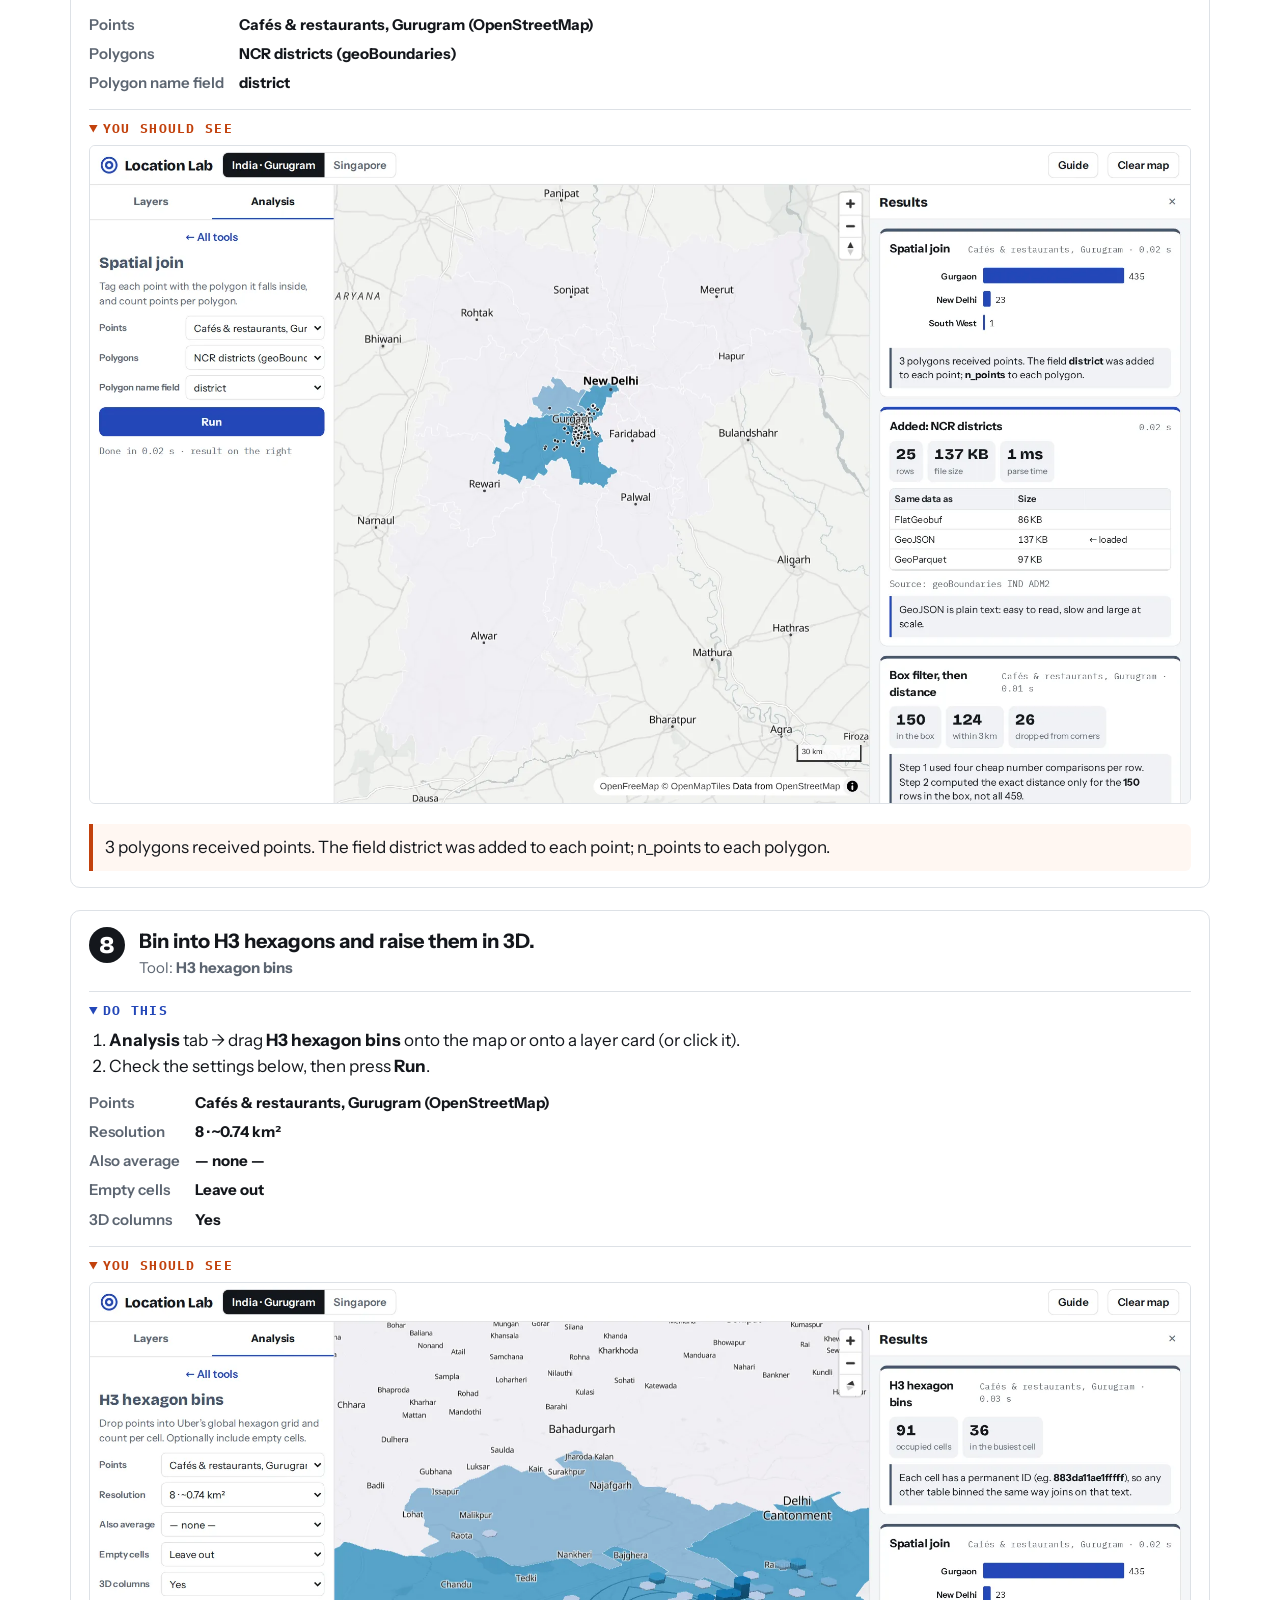
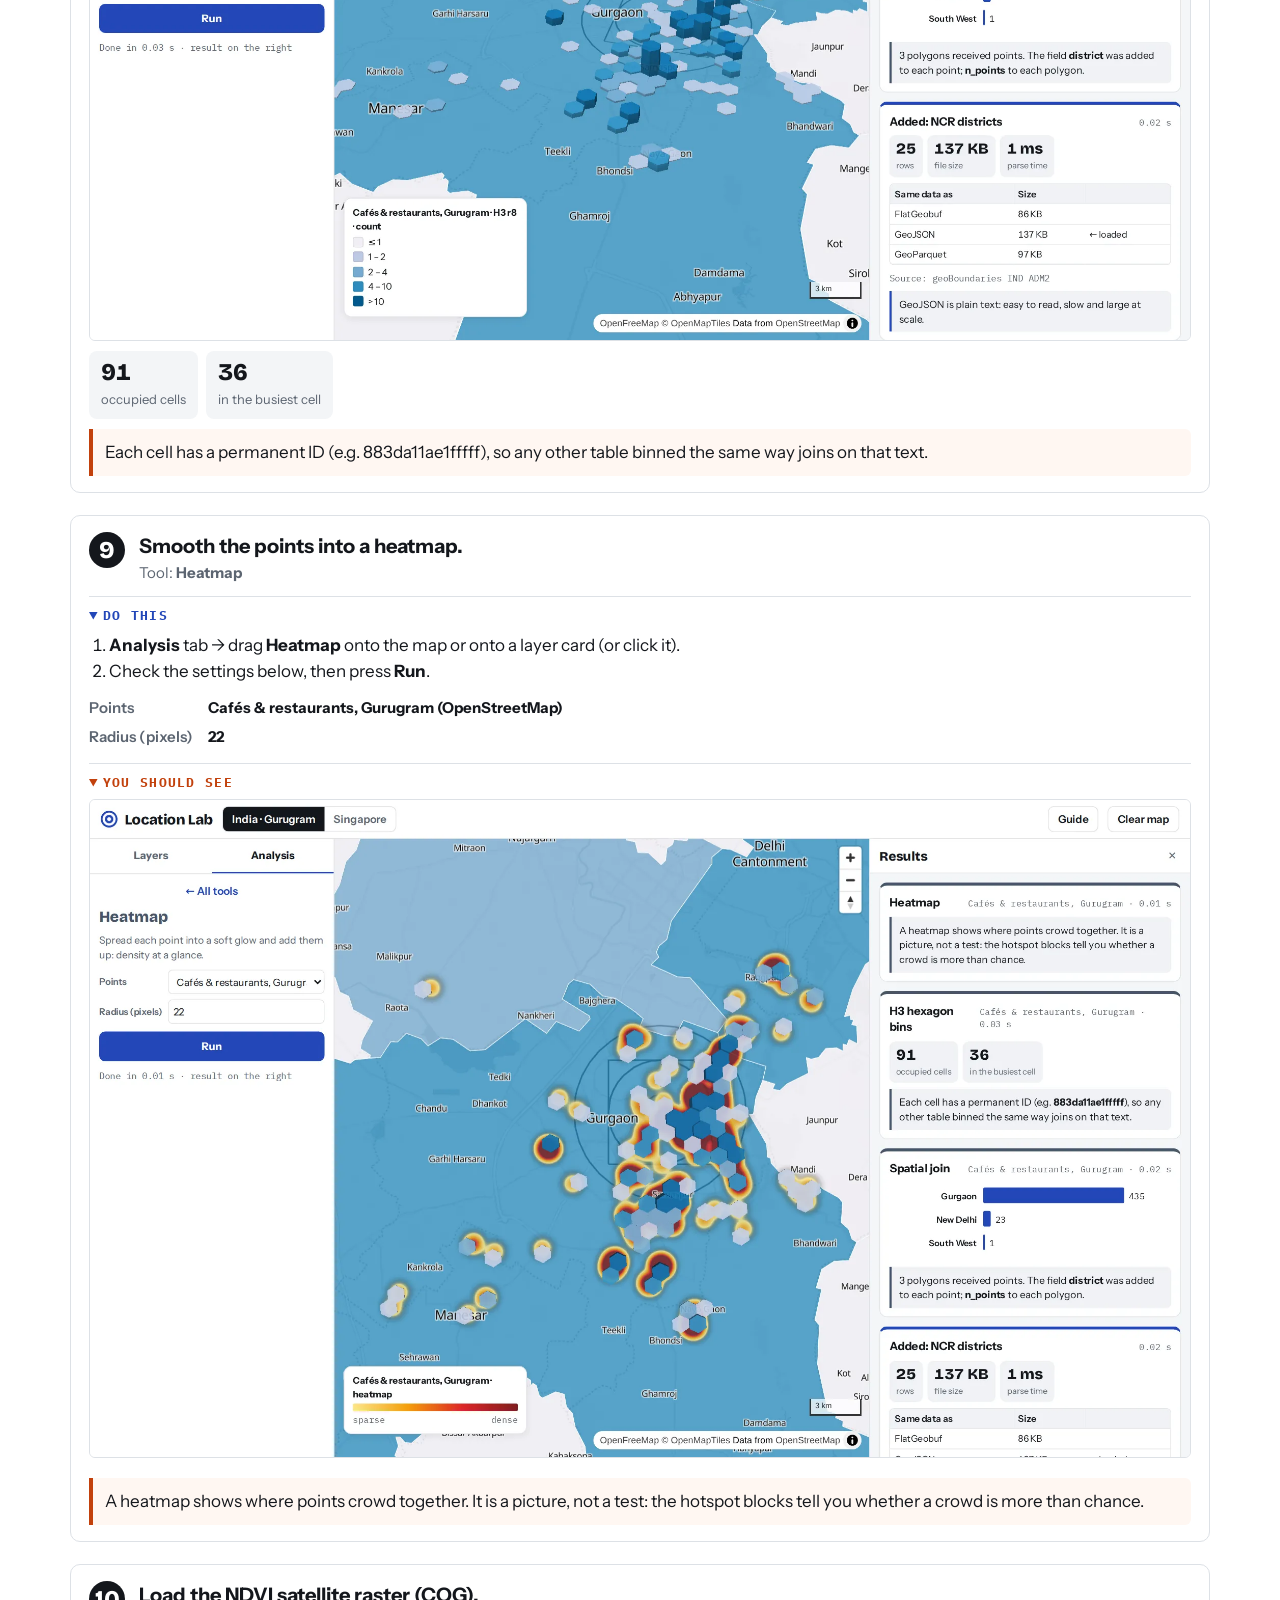
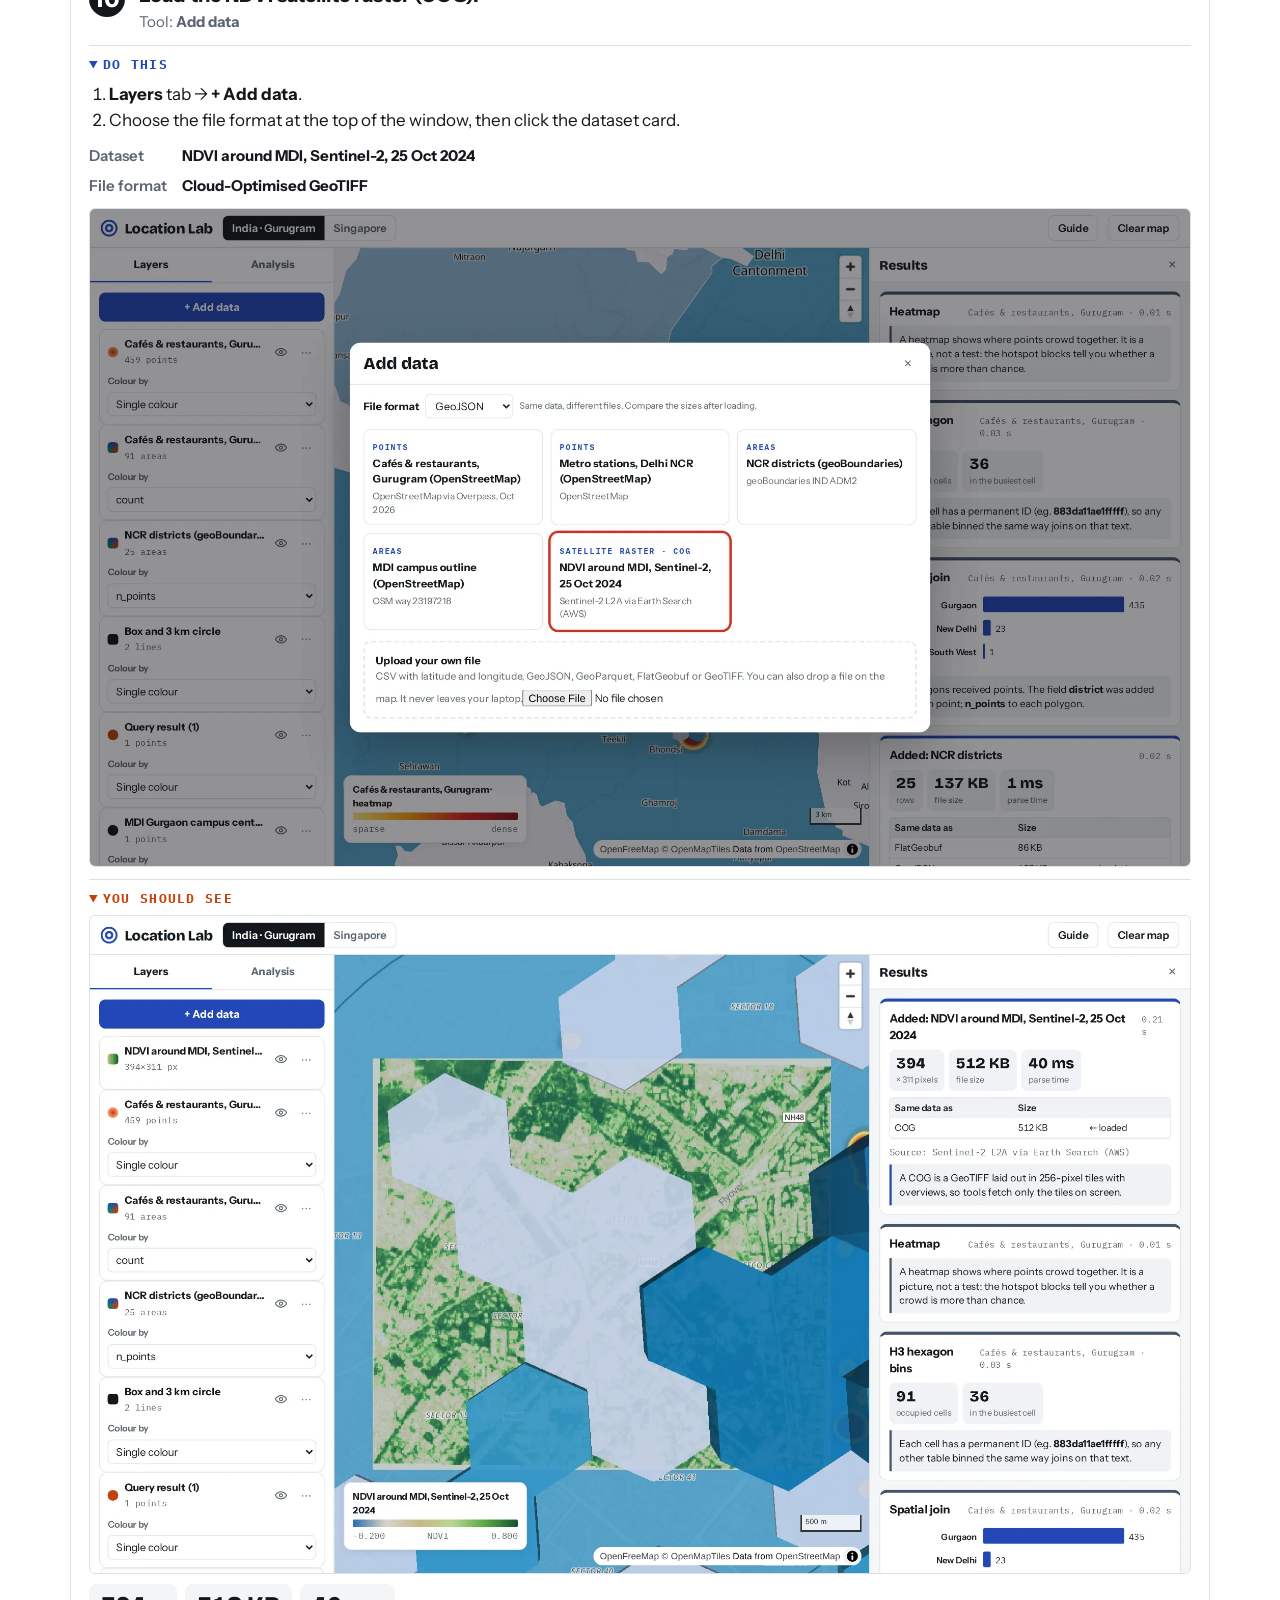
<file: india/index.html>
<!doctype html><html lang="en"><head><meta charset="utf-8"><meta name="viewport" content="width=device-width,initial-scale=1,viewport-fit=cover">
<title>Location Lab · India · Gurugram</title><meta name="description" content="Everything a newcomer needs to run the Location Lab on India · Gurugram data: the place, the data, the ideas and every step.">
<link rel="preconnect" href="https://fonts.googleapis.com"><link rel="preconnect" href="https://fonts.gstatic.com" crossorigin>
<link rel="stylesheet" href="https://fonts.googleapis.com/css2?family=Bricolage+Grotesque:opsz,wght@12..96,700;12..96,800&family=Instrument+Sans:wght@400;600;700&family=IBM+Plex+Mono:wght@400;600&display=swap">
<style>
/* Layout: one long lab manual — geography tabs, recipe sections, each step a "Do this" / "You should see" pair */
:root{--bg:#fff;--ink:#14171c;--mute:#5c6571;--line:#dde1e6;--soft:#f3f5f7;--accent:#2347b8;--hot:#c2410c;
--display:"Bricolage Grotesque",ui-sans-serif,system-ui,sans-serif;--body:"Instrument Sans",ui-sans-serif,system-ui,sans-serif;--mono:"IBM Plex Mono",ui-monospace,Menlo,Consolas,monospace}
*{box-sizing:border-box}body{margin:0;background:var(--bg);color:var(--ink);font:17px/1.55 var(--body)}
.wrap{max-width:1180px;margin:0 auto;padding-inline:20px;padding-block:28px 60px}
h1{font:800 clamp(30px,4.4vw,48px)/1.05 var(--display);margin:0;letter-spacing:-.01em;text-wrap:balance}
.lede{font-size:19px;max-width:70ch;color:var(--mute);margin:.5em 0 1em}
.start-box{display:grid;grid-template-columns:repeat(auto-fit,minmax(240px,1fr));gap:14px;margin:18px 0 26px}
.start-box div{border:1.5px solid var(--line);border-radius:8px;padding:14px 16px}
.start-box b{display:block;font:700 13px var(--mono);letter-spacing:.08em;text-transform:uppercase;color:var(--mute);margin-bottom:4px}
a{color:var(--accent)}.go{display:inline-block;background:var(--ink);color:#fff;text-decoration:none;font-weight:700;padding:10px 16px;border-radius:8px}
.tabs{display:flex;gap:8px;position:sticky;top:0;background:var(--bg);padding:10px 0;z-index:5;border-bottom:1px solid var(--line)}
.tabs button{font:700 16px var(--body);border:1.5px solid var(--ink);background:var(--bg);color:var(--ink);border-radius:999px;padding:7px 16px;cursor:pointer}
.tabs button[aria-selected="true"]{background:var(--ink);color:#fff}
.toc{display:grid;grid-template-columns:repeat(auto-fit,minmax(200px,1fr));gap:8px;margin:18px 0}
.toc a{display:flex;gap:10px;align-items:baseline;text-decoration:none;color:var(--ink);border:1px solid var(--line);border-radius:8px;padding:9px 12px;font-weight:600}
.toc a b{font:700 14px var(--mono);color:var(--mute)}
.recipe{margin-top:46px;padding-top:10px;border-top:3px solid var(--ink)}
.eyebrow{font:600 13px var(--mono);letter-spacing:.1em;text-transform:uppercase;color:var(--mute)}
.recipe h3{font:800 32px/1.1 var(--display);margin:.2em 0 .3em;text-wrap:balance}.why{font-size:18px;margin:0 0 12px;max-width:70ch}
details>summary{cursor:pointer;font-weight:700}
.concepts,.data{border:1.5px solid var(--line);border-radius:8px;padding:10px 14px;margin:10px 0}
dl{display:grid;gap:8px;margin:10px 0 0}.term{display:grid;grid-template-columns:200px minmax(0,1fr);gap:12px}
dt{font-weight:700}dd{margin:0}@media(max-width:640px){.term{grid-template-columns:1fr;gap:0}}
figure.start{margin:16px 0}figure img,.shot img{width:100%;height:auto;border:1.5px solid var(--line);border-radius:6px;display:block}
figcaption{color:var(--mute);font-size:15px;margin-top:6px}
.steps{list-style:none;padding:0;margin:0;display:grid;gap:22px}
.step{border:1.5px solid var(--line);border-radius:10px;padding:16px 18px}
.sh{display:flex;gap:14px;align-items:flex-start}.n{font:800 24px var(--display);min-width:36px;height:36px;border-radius:50%;background:var(--ink);color:#fff;display:grid;place-items:center}
.sh h4{margin:2px 0;font:700 20px/1.25 var(--body)}.blk{margin:0;color:var(--mute);font-size:15px}
.step details{margin-top:12px;border-top:1px solid var(--line);padding-top:10px}
.step summary{font:700 13px var(--mono);letter-spacing:.1em;text-transform:uppercase}
.do summary{color:var(--accent)}.see summary{color:var(--hot)}
.how{margin:8px 0;padding-left:20px}
table.set{border-collapse:collapse;font-size:15px;margin:6px 0}table.set th{text-align:left;color:var(--mute);font-weight:600;padding:3px 14px 3px 0}table.set td{font-weight:700}
pre.code{background:var(--soft);border:1px solid var(--line);border-radius:6px;padding:12px;font:14px/1.45 var(--mono);overflow-x:auto}
.kpis{display:flex;flex-wrap:wrap;gap:8px;margin:10px 0}.kpi{background:var(--soft);border-radius:8px;padding:8px 12px}
.kpi b{display:block;font:800 24px/1.1 var(--display);font-variant-numeric:tabular-nums}.kpi span{color:var(--mute);font-size:13px}
.tw{overflow-x:auto}table.res{border-collapse:collapse;font-size:14px;font-variant-numeric:tabular-nums}table.res th,table.res td{border-bottom:1px solid var(--line);padding:4px 10px;text-align:left;white-space:nowrap}table.res th{background:var(--soft)}
.read{border-left:4px solid var(--hot);background:#fff7f2;padding:10px 12px;margin:8px 0 0;border-radius:0 6px 6px 0}
.shot{display:block;cursor:zoom-in;margin-top:8px}
.news{display:block;margin:10px 0;padding:12px 14px;border:1.5px solid var(--line);border-left:6px solid var(--hot);border-radius:8px;text-decoration:none;color:var(--ink)}.news span{display:block;font:600 12px var(--mono);letter-spacing:.08em;text-transform:uppercase;color:var(--mute)}.news b{display:block;font-size:18px;margin:3px 0}.news small{color:var(--mute);font-size:15px}
.lb{position:fixed;inset:0;background:rgba(10,12,16,.92);display:flex;align-items:center;justify-content:center;z-index:50;cursor:zoom-out;padding:16px}.lb img{max-width:100%;max-height:100%}
footer{margin-top:50px;color:var(--mute);font-size:14px;border-top:1px solid var(--line);padding-top:14px}
:focus-visible{outline:3px solid var(--accent);outline-offset:2px}

.idea{display:grid;grid-template-columns:minmax(0,1.1fr) minmax(0,1fr);gap:24px;align-items:center;border:1.5px solid var(--line);border-radius:10px;padding:16px 18px;margin:14px 0;background:#fff}
.idea h4{margin:0 0 6px;font:700 13px var(--mono);letter-spacing:.1em;text-transform:uppercase;color:var(--accent)}
.idea p{margin:0 0 10px}.idea svg{width:100%;height:auto;max-height:320px}.idea .eq{font:600 16px var(--mono);background:var(--soft);padding:6px 10px;border-radius:6px;display:inline-block}
@media(max-width:760px){.idea{grid-template-columns:1fr}}
.prim{display:grid;grid-template-columns:repeat(auto-fit,minmax(260px,1fr));gap:12px;margin:12px 0}
.prim div{border:1.5px solid var(--line);border-radius:8px;padding:12px 14px}.prim b{display:block;font-weight:700}
h2.sec{font:800 30px/1.1 var(--display);margin:40px 0 10px}
.brief{border:3px solid var(--ink);border-radius:10px;padding:16px 20px;margin:14px 0}
.tp{display:flex;gap:8px}.tp>div{flex:1}.tp p{font-size:13px;margin:4px 0 0;text-align:center}
</style></head><body><div class="wrap">
<div class="eyebrow">LMGB · Location analytics · India · Gurugram</div>
<h1>Gurugram for first-time visitors</h1>
<p class="lede">Gurugram (formerly Gurgaon) sits about 30 km south-west of central New Delhi, in the state of Haryana. It is part of the National Capital Region (NCR), a metropolitan area of more than 40 million people spanning Delhi and parts of Haryana, Uttar Pradesh and Rajasthan. In three decades it grew from farmland into a corporate hub of global IT, consulting and BPO offices, malls and gated high-rises. Growth followed highways and the metro, so services cluster along a few corridors.</p>
<div class="start-box">
 <div><b>1 · Open the tool</b><a class="go" href="https://quantng.github.io/location-lab/#india">Open Location Lab · India · Gurugram</a><br><small>Chrome or Edge on a laptop. Nothing to install.</small></div>
 <div><b>2 · Add data</b><b style="display:inline;text-transform:none;letter-spacing:0;font:inherit;color:inherit">Layers</b> tab → <b style="display:inline;text-transform:none;letter-spacing:0;font:inherit;color:inherit">+ Add data</b> → pick a format → click a dataset.</div>
 <div><b>3 · Drop an analysis</b>Analysis tab → drag a tool onto the map or a layer card, press Run, read the Results drawer.</div>
 <div><b>Take it with you</b><a href="../docs/Location-Analytics-Companion-India.pdf">Companion PDF</a> · <a href="../explainer/">Animated explainer</a></div>
</div>
<h2 class="sec">What you need to know about the place</h2>
<div class="prim"><div><b>NCR</b>National Capital Region: Delhi plus surrounding districts, including Gurugram, Faridabad, Noida (Gautam Buddha Nagar) and Ghaziabad.</div><div><b>Sectors</b>Gurugram is divided into numbered sectors (Sector 29, Sector 54…). Addresses and the map labels use them.</div><div><b>Cyber City · Cyber Hub</b>The main office district and its dining strip: the city’s commercial core and a reference point in Lab 7.</div><div><b>Metro</b>Delhi Metro Yellow Line ends at HUDA City Centre (Millennium City Centre); Rapid Metro loops through Cyber City and Golf Course Road.</div><div><b>MDI</b>Management Development Institute, Sukhrali, near the old city centre. Its campus outline and greenness are in the data.</div><div><b>Money</b>Indian rupee (₹). 1 lakh = 100,000; 1 crore = 10 million.</div><div><b>Cafés here</b>OpenStreetMap tags: cafe, restaurant, fast_food. Coverage is good on main roads and thinner in older neighbourhoods.</div><div><b>NDVI</b>A greenness index from the Sentinel-2 satellite: −1 to 1, above about 0.3 means vegetation.</div></div>
<h2 class="sec">The data</h2>
<p>All of it is already inside the tool. Every vector layer comes in three formats so you can compare them; rasters are Cloud-Optimised GeoTIFFs.</p>
<div class="tw"><table class="res"><thead><tr><th>Name in the tool</th><th>What</th><th>Source</th><th>Download</th></tr></thead><tbody><tr><td><code>gurugram_cafes</code></td><td>459 cafés and restaurants, Gurugram</td><td>OpenStreetMap via overpass-turbo.eu</td><td><a href="https://quantng.github.io/location-lab/data/india/gurugram_cafes.geojson">GeoJSON</a> · <a href="https://quantng.github.io/location-lab/data/india/gurugram_cafes.parquet">GeoParquet</a> · <a href="https://quantng.github.io/location-lab/data/india/gurugram_cafes.fgb">FlatGeobuf</a></td></tr><tr><td><code>ncr_metro_stations</code></td><td>275 metro stations, Delhi NCR</td><td>OpenStreetMap</td><td><a href="https://quantng.github.io/location-lab/data/india/ncr_metro_stations.geojson">GeoJSON</a> · <a href="https://quantng.github.io/location-lab/data/india/ncr_metro_stations.parquet">GeoParquet</a> · <a href="https://quantng.github.io/location-lab/data/india/ncr_metro_stations.fgb">FlatGeobuf</a></td></tr><tr><td><code>ncr_districts</code></td><td>25 NCR districts</td><td>geoBoundaries IND ADM2</td><td><a href="https://quantng.github.io/location-lab/data/india/ncr_districts.geojson">GeoJSON</a> · <a href="https://quantng.github.io/location-lab/data/india/ncr_districts.parquet">GeoParquet</a> · <a href="https://quantng.github.io/location-lab/data/india/ncr_districts.fgb">FlatGeobuf</a></td></tr><tr><td><code>mdi_campus</code></td><td>MDI campus outline</td><td>OpenStreetMap way 23197218</td><td><a href="https://quantng.github.io/location-lab/data/india/mdi_campus.geojson">GeoJSON</a> · <a href="https://quantng.github.io/location-lab/data/india/mdi_campus.parquet">GeoParquet</a> · <a href="https://quantng.github.io/location-lab/data/india/mdi_campus.fgb">FlatGeobuf</a></td></tr><tr><td><code>mdi_ndvi_20241025</code></td><td>NDVI raster around MDI, 25 Oct 2024</td><td>Sentinel-2 L2A, Earth Search (AWS)</td><td><a href="https://quantng.github.io/location-lab/data/india/mdi_ndvi_20241025.tif">COG</a></td></tr></tbody></table></div>
<h2 class="sec">Seven labs</h2>
<nav class="toc"><a href="#i1"><b>1</b>Spatial data in seven moves</a><a href="#i2"><b>2</b>Neighbours and spatial lag</a><a href="#i3"><b>3</b>Is the pattern random?</a><a href="#i4"><b>4</b>Autocorrelation and hotspots</a><a href="#i5"><b>5</b>Clusters for territories</a><a href="#i6"><b>6</b>From samples to surfaces</a><a href="#i7"><b>7</b>What explains café density?</a></nav>
<section class="recipe" id="i1"><div class="rh"><span class="eyebrow">India · Gurugram · Lab 1</span><h3>Spatial data in seven moves</h3><p class="why">Recap of the last session on one dataset: load, measure, filter, join, bin, smooth and read a satellite image.</p></div><div class="idea"><div><h4>The idea · recap</h4><p>A spatial record carries geometry (where) and attributes (what). You measure distance over the curved Earth, filter cheaply with a box before the exact test, join points to the polygon they fall in, bin into H3 hexagons, smooth into a heatmap, and summarise satellite pixels inside an outline.</p></div><div><svg viewBox="0 0 560 330" width="560" height="330" xmlns="http://www.w3.org/2000/svg" style="font-family:Inter,Arial,sans-serif"><circle cx="270" cy="165" r="110" fill="none" stroke="#000" stroke-width="3" stroke-dasharray="9 6"/><line x1="270" y1="165" x2="279" y2="142" stroke="#000" stroke-width="3"/><line x1="270" y1="165" x2="261" y2="123" stroke="#000" stroke-width="3"/><line x1="270" y1="165" x2="323" y2="146" stroke="#000" stroke-width="3"/><line x1="270" y1="165" x2="298" y2="111" stroke="#000" stroke-width="3"/><circle cx="146" cy="58" r="6" fill="#4a4a4a"/><circle cx="224" cy="72" r="6" fill="#4a4a4a"/><circle cx="63" cy="138" r="6" fill="#4a4a4a"/><circle cx="480" cy="246" r="6" fill="#4a4a4a"/><circle cx="405" cy="90" r="6" fill="#4a4a4a"/><circle cx="293" cy="105" r="6" fill="#4a4a4a"/><circle cx="115" cy="59" r="6" fill="#4a4a4a"/><circle cx="135" cy="280" r="6" fill="#4a4a4a"/><circle cx="436" cy="248" r="6" fill="#4a4a4a"/><circle cx="422" cy="82" r="6" fill="#4a4a4a"/><circle cx="182" cy="199" r="6" fill="#4a4a4a"/><circle cx="389" cy="261" r="6" fill="#4a4a4a"/><circle cx="461" cy="53" r="6" fill="#4a4a4a"/><circle cx="327" cy="211" r="6" fill="#4a4a4a"/><circle cx="278" cy="78" r="6" fill="#4a4a4a"/><circle cx="262" cy="54" r="6" fill="#4a4a4a"/><circle cx="488" cy="264" r="6" fill="#4a4a4a"/><circle cx="298" cy="111" r="6" fill="#4a4a4a"/><circle cx="475" cy="185" r="6" fill="#4a4a4a"/><circle cx="462" cy="259" r="6" fill="#4a4a4a"/><circle cx="279" cy="142" r="6" fill="#4a4a4a"/><circle cx="323" cy="146" r="6" fill="#4a4a4a"/><circle cx="109" cy="112" r="6" fill="#4a4a4a"/><circle cx="428" cy="42" r="6" fill="#4a4a4a"/><circle cx="53" cy="199" r="6" fill="#4a4a4a"/><circle cx="167" cy="174" r="6" fill="#4a4a4a"/><circle cx="261" cy="123" r="6" fill="#4a4a4a"/><circle cx="519" cy="83" r="6" fill="#4a4a4a"/><circle cx="270" cy="165" r="10" fill="#000"/><text x="330" y="22" font-size="16" font-weight="700" text-anchor="start" fill="#000">dashed circle: distance band</text><text x="330" y="44" font-size="16" font-weight="700" text-anchor="start" fill="#000">solid lines: 4 nearest</text></svg></div></div><a class="news" href="https://www.theweek.in/news/sci-tech/2025/05/31/what-is-digipin-india-new-technology-postal-geo-address-system-department-of-posts.html"><span>In the news · The Week · 31 May 2025</span><b>India Post launches DIGIPIN, a 4 m × 4 m code for every spot in India</b><small>A national grid with a permanent code per cell, built from latitude and longitude: the same idea as H3 hexagons, applied to addressing.</small></a><ol class="steps"><li class="step"><div class="sh"><span class="n">1</span><div><h4>Load the 459 cafés and restaurants.</h4><p class="blk">Tool: <b>Add data</b></p></div></div>
 <details class="do" open><summary>Do this</summary><div class="body"><ol class="how"><li><b>Layers</b> tab → <b>+ Add data</b>.</li><li>Choose the file format at the top of the window, then click the dataset card.</li></ol><table class="set"><tbody><tr><th>Dataset</th><td>Cafés &amp; restaurants, Gurugram (OpenStreetMap)</td></tr><tr><th>File format</th><td>GeoJSON</td></tr></tbody></table><a class="shot" href="img/i1_01a.webp" data-zoom><img src="img/i1_01a.webp" alt="Add data window" loading="lazy"></a></div></details>
 <details class="see" open><summary>You should see</summary><div class="body"><a class="shot" href="img/i1_01.webp" data-zoom><img src="img/i1_01.webp" alt="Location Lab after Add data" loading="lazy"></a><div class="kpis"><div class="kpi"><b>459</b><span>rows</span></div><div class="kpi"><b>102 KB</b><span>file size</span></div><div class="kpi"><b>3 ms</b><span>parse time</span></div></div><div class="tw"><table class="res"><thead><tr><th>Same data as</th><th>Size</th><th></th></tr></thead><tbody><tr><td>FlatGeobuf</td><td>80 KB</td><td></td></tr><tr><td>GeoJSON</td><td>102 KB</td><td>← loaded</td></tr><tr><td>GeoParquet</td><td>32 KB</td><td></td></tr></tbody></table></div><p class="read">GeoJSON is plain text: easy to read, slow and large at scale.</p></div></details></li><li class="step"><div class="sh"><span class="n">2</span><div><h4>Explore the table: fields, blanks, colour by type.</h4><p class="blk">Tool: <b>Explore the table</b></p></div></div>
 <details class="do" open><summary>Do this</summary><div class="body"><ol class="how"><li><b>Analysis</b> tab → drag <b>Explore the table</b> onto the map or onto a layer card (or click it).</li><li>Check the settings below, then press <b>Run</b>.</li></ol><table class="set"><tbody><tr><th>Layer</th><td>Cafés &amp; restaurants, Gurugram (OpenStreetMap)</td></tr><tr><th>Colour by</th><td>type</td></tr></tbody></table></div></details>
 <details class="see" open><summary>You should see</summary><div class="body"><a class="shot" href="img/i1_02.webp" data-zoom><img src="img/i1_02.webp" alt="Location Lab after Explore the table" loading="lazy"></a><div class="kpis"></div><div class="tw"><table class="res"><thead><tr><th>Field</th><th>Type</th><th>Unique</th><th>Blank</th></tr></thead><tbody><tr><td>name</td><td>text</td><td>340</td><td>21</td></tr><tr><td>type</td><td>text</td><td>3</td><td>0</td></tr><tr><td>cuisine</td><td>text</td><td>75</td><td>208</td></tr><tr><td>latitude</td><td>number</td><td>446</td><td>0</td></tr><tr><td>longitude</td><td>number</td><td>437</td><td>0</td></tr><tr><td>name</td><td>type</td><td>cuisine</td><td>latitude</td><td>longitude</td></tr></tbody></table></div><p class="read">Locations are complete for all 459 rows, but name is blank in 21, cuisine is blank in 208. Check attributes before deciding anything.</p></div></details></li><li class="step"><div class="sh"><span class="n">3</span><div><h4>Nearest places to MDI, with 1, 3 and 5 km rings.</h4><p class="blk">Tool: <b>Nearest to a point</b></p></div></div>
 <details class="do" open><summary>Do this</summary><div class="body"><ol class="how"><li><b>Analysis</b> tab → drag <b>Nearest to a point</b> onto the map or onto a layer card (or click it).</li><li>Check the settings below, then press <b>Run</b>.</li></ol><table class="set"><tbody><tr><th>Layer</th><td>Cafés &amp; restaurants, Gurugram (OpenStreetMap)</td></tr><tr><th>From</th><td>MDI Gurgaon campus centre</td></tr><tr><th>Show nearest</th><td>5</td></tr></tbody></table></div></details>
 <details class="see" open><summary>You should see</summary><div class="body"><a class="shot" href="img/i1_03.webp" data-zoom><img src="img/i1_03.webp" alt="Location Lab after Nearest to a point" loading="lazy"></a><div class="kpis"><div class="kpi"><b>16</b><span>within 1 km</span></div><div class="kpi"><b>124</b><span>within 3 km</span></div><div class="kpi"><b>246</b><span>within 5 km</span></div></div><div class="tw"><table class="res"><thead><tr><th>#</th><th>Name</th><th>km</th></tr></thead><tbody><tr><td>1</td><td>Swagath</td><td>0.50</td></tr><tr><td>2</td><td>ADDA</td><td>0.51</td></tr><tr><td>3</td><td>Gung the palace</td><td>0.51</td></tr><tr><td>4</td><td>(no name)</td><td>0.56</td></tr><tr><td>5</td><td>Spaghetti Kitchen &amp; Bar</td><td>0.57</td></tr></tbody></table></div><p class="read">Nearest to MDI Gurgaon campus centre: Swagath, 0.50 km. A new field dist_km was added to every row.</p></div></details></li><li class="step"><div class="sh"><span class="n">4</span><div><h4>Ask the same question in SQL.</h4><p class="blk">Tool: <b>Ask in SQL</b></p></div></div>
 <details class="do" open><summary>Do this</summary><div class="body"><ol class="how"><li><b>Analysis</b> tab → drag <b>Ask in SQL</b> onto the map or onto a layer card (or click it).</li><li>Check the settings below, then press <b>Run</b>.</li></ol><table class="set"><tbody><tr><th>SQL query</th><td>(query in the box)</td></tr></tbody></table><pre class="code">-- distance in km from MDI Gurgaon campus centre, over the curved Earth (haversine)
SELECT name,
  round(2 * 6371 * asin(sqrt(
    pow(sin(radians(latitude - 28.47229) / 2), 2) +
    cos(radians(28.47229)) * cos(radians(latitude)) *
    pow(sin(radians(longitude - 77.0585) / 2), 2))), 2) AS km,
  latitude, longitude
FROM origin
ORDER BY km
LIMIT 5;</pre></div></details>
 <details class="see" open><summary>You should see</summary><div class="body"><a class="shot" href="img/i1_04.webp" data-zoom><img src="img/i1_04.webp" alt="Location Lab after Ask in SQL" loading="lazy"></a><div class="kpis"></div><div class="tw"><table class="res"><thead><tr><th>name</th><th>km</th><th>latitude</th><th>longitude</th></tr></thead><tbody><tr><td>MDI Gurgaon campus centre</td><td>0</td><td>28.5</td><td>77.1</td></tr></tbody></table></div></div></details></li><li class="step"><div class="sh"><span class="n">5</span><div><h4>Box filter, then exact 3 km distance (150 → 124).</h4><p class="blk">Tool: <b>Box filter, then distance</b></p></div></div>
 <details class="do" open><summary>Do this</summary><div class="body"><ol class="how"><li><b>Analysis</b> tab → drag <b>Box filter, then distance</b> onto the map or onto a layer card (or click it).</li><li>Check the settings below, then press <b>Run</b>.</li></ol><table class="set"><tbody><tr><th>Layer</th><td>Cafés &amp; restaurants, Gurugram (OpenStreetMap)</td></tr><tr><th>Centre</th><td>MDI Gurgaon campus centre</td></tr><tr><th>Radius (km)</th><td>3</td></tr></tbody></table></div></details>
 <details class="see" open><summary>You should see</summary><div class="body"><a class="shot" href="img/i1_05.webp" data-zoom><img src="img/i1_05.webp" alt="Location Lab after Box filter, then distance" loading="lazy"></a><div class="kpis"><div class="kpi"><b>150</b><span>in the box</span></div><div class="kpi"><b>124</b><span>within 3 km</span></div><div class="kpi"><b>26</b><span>dropped from corners</span></div></div><p class="read">Step 1 used four cheap number comparisons per row. Step 2 computed the exact distance only for the 150 rows in the box, not all 459.</p></div></details></li><li class="step"><div class="sh"><span class="n">6</span><div><h4>Load the NCR district outlines.</h4><p class="blk">Tool: <b>Add data</b></p></div></div>
 <details class="do" open><summary>Do this</summary><div class="body"><ol class="how"><li><b>Layers</b> tab → <b>+ Add data</b>.</li><li>Choose the file format at the top of the window, then click the dataset card.</li></ol><table class="set"><tbody><tr><th>Dataset</th><td>NCR districts (geoBoundaries)</td></tr><tr><th>File format</th><td>GeoJSON</td></tr></tbody></table><a class="shot" href="img/i1_06a.webp" data-zoom><img src="img/i1_06a.webp" alt="Add data window" loading="lazy"></a></div></details>
 <details class="see" open><summary>You should see</summary><div class="body"><a class="shot" href="img/i1_06.webp" data-zoom><img src="img/i1_06.webp" alt="Location Lab after Add data" loading="lazy"></a><div class="kpis"><div class="kpi"><b>25</b><span>rows</span></div><div class="kpi"><b>137 KB</b><span>file size</span></div><div class="kpi"><b>1 ms</b><span>parse time</span></div></div><div class="tw"><table class="res"><thead><tr><th>Same data as</th><th>Size</th><th></th></tr></thead><tbody><tr><td>FlatGeobuf</td><td>86 KB</td><td></td></tr><tr><td>GeoJSON</td><td>137 KB</td><td>← loaded</td></tr><tr><td>GeoParquet</td><td>97 KB</td><td></td></tr></tbody></table></div><p class="read">GeoJSON is plain text: easy to read, slow and large at scale.</p></div></details></li><li class="step"><div class="sh"><span class="n">7</span><div><h4>Spatial join: which district is each place in?</h4><p class="blk">Tool: <b>Spatial join</b></p></div></div>
 <details class="do" open><summary>Do this</summary><div class="body"><ol class="how"><li><b>Analysis</b> tab → drag <b>Spatial join</b> onto the map or onto a layer card (or click it).</li><li>Check the settings below, then press <b>Run</b>.</li></ol><table class="set"><tbody><tr><th>Points</th><td>Cafés &amp; restaurants, Gurugram (OpenStreetMap)</td></tr><tr><th>Polygons</th><td>NCR districts (geoBoundaries)</td></tr><tr><th>Polygon name field</th><td>district</td></tr></tbody></table></div></details>
 <details class="see" open><summary>You should see</summary><div class="body"><a class="shot" href="img/i1_07.webp" data-zoom><img src="img/i1_07.webp" alt="Location Lab after Spatial join" loading="lazy"></a><div class="kpis"></div><p class="read">3 polygons received points. The field district was added to each point; n_points to each polygon.</p></div></details></li><li class="step"><div class="sh"><span class="n">8</span><div><h4>Bin into H3 hexagons and raise them in 3D.</h4><p class="blk">Tool: <b>H3 hexagon bins</b></p></div></div>
 <details class="do" open><summary>Do this</summary><div class="body"><ol class="how"><li><b>Analysis</b> tab → drag <b>H3 hexagon bins</b> onto the map or onto a layer card (or click it).</li><li>Check the settings below, then press <b>Run</b>.</li></ol><table class="set"><tbody><tr><th>Points</th><td>Cafés &amp; restaurants, Gurugram (OpenStreetMap)</td></tr><tr><th>Resolution</th><td>8 · ~0.74 km²</td></tr><tr><th>Also average</th><td>— none —</td></tr><tr><th>Empty cells</th><td>Leave out</td></tr><tr><th>3D columns</th><td>Yes</td></tr></tbody></table></div></details>
 <details class="see" open><summary>You should see</summary><div class="body"><a class="shot" href="img/i1_08.webp" data-zoom><img src="img/i1_08.webp" alt="Location Lab after H3 hexagon bins" loading="lazy"></a><div class="kpis"><div class="kpi"><b>91</b><span>occupied cells</span></div><div class="kpi"><b>36</b><span>in the busiest cell</span></div></div><p class="read">Each cell has a permanent ID (e.g. 883da11ae1fffff), so any other table binned the same way joins on that text.</p></div></details></li><li class="step"><div class="sh"><span class="n">9</span><div><h4>Smooth the points into a heatmap.</h4><p class="blk">Tool: <b>Heatmap</b></p></div></div>
 <details class="do" open><summary>Do this</summary><div class="body"><ol class="how"><li><b>Analysis</b> tab → drag <b>Heatmap</b> onto the map or onto a layer card (or click it).</li><li>Check the settings below, then press <b>Run</b>.</li></ol><table class="set"><tbody><tr><th>Points</th><td>Cafés &amp; restaurants, Gurugram (OpenStreetMap)</td></tr><tr><th>Radius (pixels)</th><td>22</td></tr></tbody></table></div></details>
 <details class="see" open><summary>You should see</summary><div class="body"><a class="shot" href="img/i1_09.webp" data-zoom><img src="img/i1_09.webp" alt="Location Lab after Heatmap" loading="lazy"></a><div class="kpis"></div><p class="read">A heatmap shows where points crowd together. It is a picture, not a test: the hotspot blocks tell you whether a crowd is more than chance.</p></div></details></li><li class="step"><div class="sh"><span class="n">10</span><div><h4>Load the NDVI satellite raster (COG).</h4><p class="blk">Tool: <b>Add data</b></p></div></div>
 <details class="do" open><summary>Do this</summary><div class="body"><ol class="how"><li><b>Layers</b> tab → <b>+ Add data</b>.</li><li>Choose the file format at the top of the window, then click the dataset card.</li></ol><table class="set"><tbody><tr><th>Dataset</th><td>NDVI around MDI, Sentinel-2, 25 Oct 2024</td></tr><tr><th>File format</th><td>Cloud-Optimised GeoTIFF</td></tr></tbody></table><a class="shot" href="img/i1_10a.webp" data-zoom><img src="img/i1_10a.webp" alt="Add data window" loading="lazy"></a></div></details>
 <details class="see" open><summary>You should see</summary><div class="body"><a class="shot" href="img/i1_10.webp" data-zoom><img src="img/i1_10.webp" alt="Location Lab after Add data" loading="lazy"></a><div class="kpis"><div class="kpi"><b>394</b><span>× 311 pixels</span></div><div class="kpi"><b>512 KB</b><span>file size</span></div><div class="kpi"><b>40 ms</b><span>parse time</span></div></div><div class="tw"><table class="res"><thead><tr><th>Same data as</th><th>Size</th><th></th></tr></thead><tbody><tr><td>COG</td><td>512 KB</td><td>← loaded</td></tr></tbody></table></div><p class="read">A COG is a GeoTIFF laid out in 256-pixel tiles with overviews, so tools fetch only the tiles on screen.</p></div></details></li><li class="step"><div class="sh"><span class="n">11</span><div><h4>Load the MDI campus outline.</h4><p class="blk">Tool: <b>Add data</b></p></div></div>
 <details class="do" open><summary>Do this</summary><div class="body"><ol class="how"><li><b>Layers</b> tab → <b>+ Add data</b>.</li><li>Choose the file format at the top of the window, then click the dataset card.</li></ol><table class="set"><tbody><tr><th>Dataset</th><td>MDI campus outline (OpenStreetMap)</td></tr><tr><th>File format</th><td>GeoJSON</td></tr></tbody></table><a class="shot" href="img/i1_11a.webp" data-zoom><img src="img/i1_11a.webp" alt="Add data window" loading="lazy"></a></div></details>
 <details class="see" open><summary>You should see</summary><div class="body"><a class="shot" href="img/i1_11.webp" data-zoom><img src="img/i1_11.webp" alt="Location Lab after Add data" loading="lazy"></a><div class="kpis"><div class="kpi"><b>1</b><span>rows</span></div><div class="kpi"><b>1 KB</b><span>file size</span></div><div class="kpi"><b>0 ms</b><span>parse time</span></div></div><div class="tw"><table class="res"><thead><tr><th>Same data as</th><th>Size</th><th></th></tr></thead><tbody><tr><td>FlatGeobuf</td><td>2 KB</td><td></td></tr><tr><td>GeoJSON</td><td>1 KB</td><td>← loaded</td></tr><tr><td>GeoParquet</td><td>10 KB</td><td></td></tr></tbody></table></div><p class="read">GeoJSON is plain text: easy to read, slow and large at scale.</p></div></details></li><li class="step"><div class="sh"><span class="n">12</span><div><h4>Zonal statistics: how green is the campus?</h4><p class="blk">Tool: <b>NDVI zonal statistics</b></p></div></div>
 <details class="do" open><summary>Do this</summary><div class="body"><ol class="how"><li><b>Analysis</b> tab → drag <b>NDVI zonal statistics</b> onto the map or onto a layer card (or click it).</li><li>Check the settings below, then press <b>Run</b>.</li></ol><table class="set"><tbody><tr><th>Raster</th><td>NDVI around MDI, Sentinel-2, 25 Oct 2024</td></tr><tr><th>Outline</th><td>MDI campus outline (OpenStreetMap)</td></tr><tr><th>Vegetation above</th><td>0.3</td></tr></tbody></table></div></details>
 <details class="see" open><summary>You should see</summary><div class="body"><a class="shot" href="img/i1_12.webp" data-zoom><img src="img/i1_12.webp" alt="Location Lab after NDVI zonal statistics" loading="lazy"></a><div class="kpis"><div class="kpi"><b>1,399</b><span>pixels inside</span></div><div class="kpi"><b>0.37</b><span>mean NDVI</span></div><div class="kpi"><b>59%</b><span>above 0.3</span></div></div><p class="read">NDVI = (NIR − Red) ÷ (NIR + Red). Each pixel is about 9 m across. Pixels at or below 0.3 are faded on the map.</p></div></details></li></ol></section><section class="recipe" id="i2"><div class="rh"><span class="eyebrow">India · Gurugram · Lab 2</span><h3>Neighbours and spatial lag</h3><p class="why">Before testing any pattern, decide who counts as a neighbour. Everything after this reuses that choice.</p></div><div class="idea"><div><h4>The idea · temporal lag</h4><p>Shift daily sales by one day and lay the copy beside the original: that copy is the <b>lag</b>, y<sub>t−1</sub>. If today resembles yesterday the two move together: <b>autocorrelation</b>. Time has one direction and one obvious neighbour.</p></div><div><svg viewBox="0 0 560 300" width="560" height="300" xmlns="http://www.w3.org/2000/svg" style="font-family:Inter,Arial,sans-serif"><line x1="50" y1="250" x2="540" y2="250" stroke="#000" stroke-width="2"/><line x1="50" y1="40" x2="50" y2="250" stroke="#000" stroke-width="2"/><polyline fill="none" stroke="#000" stroke-width="4" points="60,214 124,187 188,196 252,160 316,133 380,151 444,106 508,88"/><polyline fill="none" stroke="#000" stroke-width="3" stroke-dasharray="8 6" points="124,214 188,187 252,196 316,160 380,133 444,151 508,106"/><circle cx="60" cy="214" r="6" fill="#000"/><text x="60" y="272" font-size="14" font-weight="600" text-anchor="middle" fill="#000">D1</text><circle cx="124" cy="187" r="6" fill="#000"/><text x="124" y="272" font-size="14" font-weight="600" text-anchor="middle" fill="#000">D2</text><circle cx="188" cy="196" r="6" fill="#000"/><text x="188" y="272" font-size="14" font-weight="600" text-anchor="middle" fill="#000">D3</text><circle cx="252" cy="160" r="6" fill="#000"/><text x="252" y="272" font-size="14" font-weight="600" text-anchor="middle" fill="#000">D4</text><circle cx="316" cy="133" r="6" fill="#000"/><text x="316" y="272" font-size="14" font-weight="600" text-anchor="middle" fill="#000">D5</text><circle cx="380" cy="151" r="6" fill="#000"/><text x="380" y="272" font-size="14" font-weight="600" text-anchor="middle" fill="#000">D6</text><circle cx="444" cy="106" r="6" fill="#000"/><text x="444" y="272" font-size="14" font-weight="600" text-anchor="middle" fill="#000">D7</text><circle cx="508" cy="88" r="6" fill="#000"/><text x="508" y="272" font-size="14" font-weight="600" text-anchor="middle" fill="#000">D8</text><text x="300" y="40" font-size="16" font-weight="700" text-anchor="start" fill="#000">solid: sales today</text><text x="300" y="62" font-size="16" font-weight="700" text-anchor="start" fill="#000">dashed: yesterday (lag 1)</text></svg></div></div><div class="idea"><div><h4>The idea · neighbours</h4><p>Space has no single “yesterday”, so we must define neighbours. <b>Rook</b>: share an edge (4 in a grid). <b>Queen</b>: share an edge or corner (8). <b>Hexagons</b>: exactly 6. For points, a <b>distance band</b> (everyone within d) or the <b>k nearest</b>.</p></div><div><div style="display:flex;gap:10px"><svg viewBox="0 0 370 370" width="370" height="370" xmlns="http://www.w3.org/2000/svg" style="font-family:Inter,Arial,sans-serif"><rect x="10" y="10" width="70" height="70" fill="#fff" stroke="#000" stroke-width="2"/><rect x="80" y="10" width="70" height="70" fill="#fff" stroke="#000" stroke-width="2"/><rect x="150" y="10" width="70" height="70" fill="#fff" stroke="#000" stroke-width="2"/><rect x="220" y="10" width="70" height="70" fill="#fff" stroke="#000" stroke-width="2"/><rect x="290" y="10" width="70" height="70" fill="#fff" stroke="#000" stroke-width="2"/><rect x="10" y="80" width="70" height="70" fill="#fff" stroke="#000" stroke-width="2"/><rect x="80" y="80" width="70" height="70" fill="#fff" stroke="#000" stroke-width="2"/><rect x="150" y="80" width="70" height="70" fill="#9a9a9a" stroke="#000" stroke-width="2"/><rect x="220" y="80" width="70" height="70" fill="#fff" stroke="#000" stroke-width="2"/><rect x="290" y="80" width="70" height="70" fill="#fff" stroke="#000" stroke-width="2"/><rect x="10" y="150" width="70" height="70" fill="#fff" stroke="#000" stroke-width="2"/><rect x="80" y="150" width="70" height="70" fill="#9a9a9a" stroke="#000" stroke-width="2"/><rect x="150" y="150" width="70" height="70" fill="#000" stroke="#000" stroke-width="2"/><rect x="220" y="150" width="70" height="70" fill="#9a9a9a" stroke="#000" stroke-width="2"/><rect x="290" y="150" width="70" height="70" fill="#fff" stroke="#000" stroke-width="2"/><rect x="10" y="220" width="70" height="70" fill="#fff" stroke="#000" stroke-width="2"/><rect x="80" y="220" width="70" height="70" fill="#fff" stroke="#000" stroke-width="2"/><rect x="150" y="220" width="70" height="70" fill="#9a9a9a" stroke="#000" stroke-width="2"/><rect x="220" y="220" width="70" height="70" fill="#fff" stroke="#000" stroke-width="2"/><rect x="290" y="220" width="70" height="70" fill="#fff" stroke="#000" stroke-width="2"/><rect x="10" y="290" width="70" height="70" fill="#fff" stroke="#000" stroke-width="2"/><rect x="80" y="290" width="70" height="70" fill="#fff" stroke="#000" stroke-width="2"/><rect x="150" y="290" width="70" height="70" fill="#fff" stroke="#000" stroke-width="2"/><rect x="220" y="290" width="70" height="70" fill="#fff" stroke="#000" stroke-width="2"/><rect x="290" y="290" width="70" height="70" fill="#fff" stroke="#000" stroke-width="2"/><text x="185.0" y="193.0" font-size="26" font-weight="800" text-anchor="middle" fill="#fff">i</text></svg><svg viewBox="0 0 370 370" width="370" height="370" xmlns="http://www.w3.org/2000/svg" style="font-family:Inter,Arial,sans-serif"><rect x="10" y="10" width="70" height="70" fill="#fff" stroke="#000" stroke-width="2"/><rect x="80" y="10" width="70" height="70" fill="#fff" stroke="#000" stroke-width="2"/><rect x="150" y="10" width="70" height="70" fill="#fff" stroke="#000" stroke-width="2"/><rect x="220" y="10" width="70" height="70" fill="#fff" stroke="#000" stroke-width="2"/><rect x="290" y="10" width="70" height="70" fill="#fff" stroke="#000" stroke-width="2"/><rect x="10" y="80" width="70" height="70" fill="#fff" stroke="#000" stroke-width="2"/><rect x="80" y="80" width="70" height="70" fill="#9a9a9a" stroke="#000" stroke-width="2"/><rect x="150" y="80" width="70" height="70" fill="#9a9a9a" stroke="#000" stroke-width="2"/><rect x="220" y="80" width="70" height="70" fill="#9a9a9a" stroke="#000" stroke-width="2"/><rect x="290" y="80" width="70" height="70" fill="#fff" stroke="#000" stroke-width="2"/><rect x="10" y="150" width="70" height="70" fill="#fff" stroke="#000" stroke-width="2"/><rect x="80" y="150" width="70" height="70" fill="#9a9a9a" stroke="#000" stroke-width="2"/><rect x="150" y="150" width="70" height="70" fill="#000" stroke="#000" stroke-width="2"/><rect x="220" y="150" width="70" height="70" fill="#9a9a9a" stroke="#000" stroke-width="2"/><rect x="290" y="150" width="70" height="70" fill="#fff" stroke="#000" stroke-width="2"/><rect x="10" y="220" width="70" height="70" fill="#fff" stroke="#000" stroke-width="2"/><rect x="80" y="220" width="70" height="70" fill="#9a9a9a" stroke="#000" stroke-width="2"/><rect x="150" y="220" width="70" height="70" fill="#9a9a9a" stroke="#000" stroke-width="2"/><rect x="220" y="220" width="70" height="70" fill="#9a9a9a" stroke="#000" stroke-width="2"/><rect x="290" y="220" width="70" height="70" fill="#fff" stroke="#000" stroke-width="2"/><rect x="10" y="290" width="70" height="70" fill="#fff" stroke="#000" stroke-width="2"/><rect x="80" y="290" width="70" height="70" fill="#fff" stroke="#000" stroke-width="2"/><rect x="150" y="290" width="70" height="70" fill="#fff" stroke="#000" stroke-width="2"/><rect x="220" y="290" width="70" height="70" fill="#fff" stroke="#000" stroke-width="2"/><rect x="290" y="290" width="70" height="70" fill="#fff" stroke="#000" stroke-width="2"/><text x="185.0" y="193.0" font-size="26" font-weight="800" text-anchor="middle" fill="#fff">i</text></svg></div></div></div><div class="idea"><div><h4>The idea · weights and spatial lag</h4><p>Four areas A = 10, B = 2, C = 6, D = 8 in a 2 × 2 grid. Rook neighbours: A–B, A–C, B–D, C–D. Write 1 for neighbours, divide each row by its count (<b>row-standardise</b>): that table is <b>W</b>.</p><p class="eq">lag(y)ᵢ = Σⱼ wᵢⱼ yⱼ</p><p>Lag of A = (2 + 6) ÷ 2 = 4; B = (10 + 8) ÷ 2 = 9; C = 9; D = 4. High A sits in a low neighbourhood: a checkerboard.</p></div><div><svg viewBox="0 0 360 320" width="360" height="320" xmlns="http://www.w3.org/2000/svg" style="font-family:Inter,Arial,sans-serif"><rect x="20" y="20" width="160" height="140" fill="#fff" stroke="#000" stroke-width="3"/><rect x="180" y="20" width="160" height="140" fill="#fff" stroke="#000" stroke-width="3"/><rect x="20" y="160" width="160" height="140" fill="#fff" stroke="#000" stroke-width="3"/><rect x="180" y="160" width="160" height="140" fill="#fff" stroke="#000" stroke-width="3"/><text x="100" y="80" font-size="34" font-weight="800" text-anchor="middle" fill="#000">A</text><text x="100" y="116" font-size="20" font-weight="700" text-anchor="middle" fill="#000">y = 10</text><text x="260" y="80" font-size="34" font-weight="800" text-anchor="middle" fill="#000">B</text><text x="260" y="116" font-size="20" font-weight="700" text-anchor="middle" fill="#000">y = 2</text><text x="100" y="220" font-size="34" font-weight="800" text-anchor="middle" fill="#000">C</text><text x="100" y="256" font-size="20" font-weight="700" text-anchor="middle" fill="#000">y = 6</text><text x="260" y="220" font-size="34" font-weight="800" text-anchor="middle" fill="#000">D</text><text x="260" y="256" font-size="20" font-weight="700" text-anchor="middle" fill="#000">y = 8</text></svg></div></div><a class="news" href="https://www.propublica.org/article/uber-surge-pricing-may-not-lead-to-a-surge-in-drivers"><span>In the news · ProPublica · 29 Oct 2015</span><b>Uber prices each city zone separately; a block’s walk can halve the fare</b><small>Neighbouring zones can surge very differently. Defining “neighbour” and watching the lag across zones is a pricing question.</small></a><ol class="steps"><li class="step"><div class="sh"><span class="n">1</span><div><h4>Load the cafés.</h4><p class="blk">Tool: <b>Add data</b></p></div></div>
 <details class="do" open><summary>Do this</summary><div class="body"><ol class="how"><li><b>Layers</b> tab → <b>+ Add data</b>.</li><li>Choose the file format at the top of the window, then click the dataset card.</li></ol><table class="set"><tbody><tr><th>Dataset</th><td>Cafés &amp; restaurants, Gurugram (OpenStreetMap)</td></tr><tr><th>File format</th><td>GeoJSON</td></tr></tbody></table><a class="shot" href="img/i2_01a.webp" data-zoom><img src="img/i2_01a.webp" alt="Add data window" loading="lazy"></a></div></details>
 <details class="see" open><summary>You should see</summary><div class="body"><a class="shot" href="img/i2_01.webp" data-zoom><img src="img/i2_01.webp" alt="Location Lab after Add data" loading="lazy"></a><div class="kpis"><div class="kpi"><b>459</b><span>rows</span></div><div class="kpi"><b>102 KB</b><span>file size</span></div><div class="kpi"><b>1 ms</b><span>parse time</span></div></div><div class="tw"><table class="res"><thead><tr><th>Same data as</th><th>Size</th><th></th></tr></thead><tbody><tr><td>FlatGeobuf</td><td>80 KB</td><td></td></tr><tr><td>GeoJSON</td><td>102 KB</td><td>← loaded</td></tr><tr><td>GeoParquet</td><td>32 KB</td><td></td></tr></tbody></table></div><p class="read">GeoJSON is plain text: easy to read, slow and large at scale.</p></div></details></li><li class="step"><div class="sh"><span class="n">2</span><div><h4>Count cafés per hexagon, including empty hexagons.</h4><p class="blk">Tool: <b>H3 hexagon bins</b></p></div></div>
 <details class="do" open><summary>Do this</summary><div class="body"><ol class="how"><li><b>Analysis</b> tab → drag <b>H3 hexagon bins</b> onto the map or onto a layer card (or click it).</li><li>Check the settings below, then press <b>Run</b>.</li></ol><table class="set"><tbody><tr><th>Points</th><td>Cafés &amp; restaurants, Gurugram (OpenStreetMap)</td></tr><tr><th>Resolution</th><td>8 · ~0.74 km²</td></tr><tr><th>Also average</th><td>— none —</td></tr><tr><th>Empty cells</th><td>Include (needed for statistics)</td></tr><tr><th>3D columns</th><td>No</td></tr></tbody></table></div></details>
 <details class="see" open><summary>You should see</summary><div class="body"><a class="shot" href="img/i2_02.webp" data-zoom><img src="img/i2_02.webp" alt="Location Lab after H3 hexagon bins" loading="lazy"></a><div class="kpis"><div class="kpi"><b>91</b><span>occupied cells</span></div><div class="kpi"><b>36</b><span>in the busiest cell</span></div><div class="kpi"><b>413</b><span>empty cells</span></div></div><p class="read">Each cell has a permanent ID (e.g. 883da11ae1fffff), so any other table binned the same way joins on that text.</p></div></details></li><li class="step"><div class="sh"><span class="n">3</span><div><h4>Build contiguity weights: each hexagon’s 6 touching cells. Click a hexagon to see them.</h4><p class="blk">Tool: <b>Spatial weights</b></p></div></div>
 <details class="do" open><summary>Do this</summary><div class="body"><ol class="how"><li><b>Analysis</b> tab → drag <b>Spatial weights</b> onto the map or onto a layer card (or click it).</li><li>Check the settings below, then press <b>Run</b>.</li></ol><table class="set"><tbody><tr><th>Layer</th><td>Cafés &amp; restaurants, Gurugram · H3 r8</td></tr><tr><th>Neighbours are</th><td>touching H3 hexagons</td></tr></tbody></table></div></details>
 <details class="see" open><summary>You should see</summary><div class="body"><a class="shot" href="img/i2_03.webp" data-zoom><img src="img/i2_03.webp" alt="Location Lab after Spatial weights" loading="lazy"></a><div class="kpis"><div class="kpi"><b>5.6</b><span>neighbours on average</span></div><div class="kpi"><b>0–6</b><span>range</span></div><div class="kpi"><b>2</b><span>with none (islands)</span></div></div><p class="read">Neighbours: hexagon contiguity (6 touching cells). Weights are row-standardised, so each feature’s neighbours share a total weight of 1. Click any feature on the map to highlight its neighbours. Islands have no neighbours and are left out of the tests.</p></div></details></li><li class="step"><div class="sh"><span class="n">4</span><div><h4>Spatial lag: the average café count of each hexagon’s neighbours.</h4><p class="blk">Tool: <b>Spatial lag</b></p></div></div>
 <details class="do" open><summary>Do this</summary><div class="body"><ol class="how"><li><b>Analysis</b> tab → drag <b>Spatial lag</b> onto the map or onto a layer card (or click it).</li><li>Check the settings below, then press <b>Run</b>.</li></ol><table class="set"><tbody><tr><th>Layer with weights</th><td>Cafés &amp; restaurants, Gurugram · H3 r8</td></tr><tr><th>Value</th><td>count</td></tr></tbody></table></div></details>
 <details class="see" open><summary>You should see</summary><div class="body"><a class="shot" href="img/i2_04.webp" data-zoom><img src="img/i2_04.webp" alt="Location Lab after Spatial lag" loading="lazy"></a><div class="kpis"></div><p class="read">Map now shows lag_count. Correlation between a feature’s own value and its neighbours’ average: 0.47. A strong positive value is the first sign of spatial autocorrelation.</p></div></details></li></ol></section><section class="recipe" id="i3"><div class="rh"><span class="eyebrow">India · Gurugram · Lab 3</span><h3>Is the pattern random?</h3><p class="why">Compare the real cafés with what pure chance would give, at many distances.</p></div><div class="idea"><div><h4>The idea · randomness</h4><p><b>Complete spatial randomness (CSR)</b> is the benchmark: points ignore each other and every spot is equally likely. Clustered points attract (dining strips); dispersed points repel (franchise territories, planned services).</p></div><div><div class="tp"><div style="text-align:center"><svg viewBox="0 0 300 300" width="300" height="300" xmlns="http://www.w3.org/2000/svg" style="font-family:Inter,Arial,sans-serif"><rect x="2" y="2" width="296" height="296" fill="#fff" stroke="#000" stroke-width="3"/><circle cx="75" cy="89" r="6" fill="#000"/><circle cx="76" cy="74" r="6" fill="#000"/><circle cx="63" cy="76" r="6" fill="#000"/><circle cx="100" cy="88" r="6" fill="#000"/><circle cx="99" cy="84" r="6" fill="#000"/><circle cx="87" cy="83" r="6" fill="#000"/><circle cx="50" cy="95" r="6" fill="#000"/><circle cx="89" cy="89" r="6" fill="#000"/><circle cx="50" cy="49" r="6" fill="#000"/><circle cx="64" cy="72" r="6" fill="#000"/><circle cx="85" cy="79" r="6" fill="#000"/><circle cx="89" cy="68" r="6" fill="#000"/><circle cx="86" cy="87" r="6" fill="#000"/><circle cx="68" cy="111" r="6" fill="#000"/><circle cx="220" cy="212" r="6" fill="#000"/><circle cx="199" cy="177" r="6" fill="#000"/><circle cx="204" cy="188" r="6" fill="#000"/><circle cx="221" cy="194" r="6" fill="#000"/><circle cx="202" cy="173" r="6" fill="#000"/><circle cx="201" cy="212" r="6" fill="#000"/><circle cx="195" cy="194" r="6" fill="#000"/><circle cx="218" cy="163" r="6" fill="#000"/><circle cx="211" cy="214" r="6" fill="#000"/><circle cx="174" cy="184" r="6" fill="#000"/><circle cx="208" cy="175" r="6" fill="#000"/><circle cx="219" cy="189" r="6" fill="#000"/><circle cx="184" cy="205" r="6" fill="#000"/><circle cx="222" cy="207" r="6" fill="#000"/><circle cx="116" cy="217" r="6" fill="#000"/><circle cx="92" cy="187" r="6" fill="#000"/><circle cx="101" cy="199" r="6" fill="#000"/><circle cx="82" cy="187" r="6" fill="#000"/><circle cx="73" cy="200" r="6" fill="#000"/><circle cx="113" cy="173" r="6" fill="#000"/><circle cx="64" cy="214" r="6" fill="#000"/><circle cx="116" cy="220" r="6" fill="#000"/><circle cx="56" cy="165" r="6" fill="#000"/><circle cx="96" cy="197" r="6" fill="#000"/><circle cx="70" cy="228" r="6" fill="#000"/><circle cx="110" cy="213" r="6" fill="#000"/><circle cx="94" cy="218" r="6" fill="#000"/><circle cx="119" cy="221" r="6" fill="#000"/></svg><p class="small" style="margin-top:6px">Clustered  R < 1</p></div><div style="text-align:center"><svg viewBox="0 0 300 300" width="300" height="300" xmlns="http://www.w3.org/2000/svg" style="font-family:Inter,Arial,sans-serif"><rect x="2" y="2" width="296" height="296" fill="#fff" stroke="#000" stroke-width="3"/><circle cx="50" cy="82" r="6" fill="#000"/><circle cx="121" cy="250" r="6" fill="#000"/><circle cx="37" cy="136" r="6" fill="#000"/><circle cx="163" cy="254" r="6" fill="#000"/><circle cx="236" cy="248" r="6" fill="#000"/><circle cx="90" cy="127" r="6" fill="#000"/><circle cx="112" cy="254" r="6" fill="#000"/><circle cx="274" cy="56" r="6" fill="#000"/><circle cx="63" cy="78" r="6" fill="#000"/><circle cx="78" cy="146" r="6" fill="#000"/><circle cx="174" cy="86" r="6" fill="#000"/><circle cx="16" cy="128" r="6" fill="#000"/><circle cx="115" cy="168" r="6" fill="#000"/><circle cx="272" cy="201" r="6" fill="#000"/><circle cx="154" cy="182" r="6" fill="#000"/><circle cx="198" cy="30" r="6" fill="#000"/><circle cx="258" cy="226" r="6" fill="#000"/><circle cx="251" cy="230" r="6" fill="#000"/><circle cx="121" cy="123" r="6" fill="#000"/><circle cx="43" cy="186" r="6" fill="#000"/><circle cx="32" cy="33" r="6" fill="#000"/><circle cx="71" cy="59" r="6" fill="#000"/><circle cx="107" cy="29" r="6" fill="#000"/><circle cx="15" cy="56" r="6" fill="#000"/><circle cx="42" cy="113" r="6" fill="#000"/><circle cx="22" cy="251" r="6" fill="#000"/><circle cx="181" cy="55" r="6" fill="#000"/><circle cx="83" cy="109" r="6" fill="#000"/><circle cx="113" cy="48" r="6" fill="#000"/><circle cx="244" cy="283" r="6" fill="#000"/><circle cx="141" cy="146" r="6" fill="#000"/><circle cx="38" cy="43" r="6" fill="#000"/><circle cx="108" cy="86" r="6" fill="#000"/><circle cx="239" cy="59" r="6" fill="#000"/><circle cx="21" cy="272" r="6" fill="#000"/><circle cx="158" cy="55" r="6" fill="#000"/><circle cx="162" cy="22" r="6" fill="#000"/><circle cx="158" cy="279" r="6" fill="#000"/><circle cx="248" cy="203" r="6" fill="#000"/><circle cx="86" cy="114" r="6" fill="#000"/><circle cx="60" cy="223" r="6" fill="#000"/><circle cx="159" cy="225" r="6" fill="#000"/></svg><p class="small" style="margin-top:6px">Random  R ≈ 1</p></div><div style="text-align:center"><svg viewBox="0 0 300 300" width="300" height="300" xmlns="http://www.w3.org/2000/svg" style="font-family:Inter,Arial,sans-serif"><rect x="2" y="2" width="296" height="296" fill="#fff" stroke="#000" stroke-width="3"/><circle cx="25" cy="25" r="6" fill="#000"/><circle cx="67" cy="25" r="6" fill="#000"/><circle cx="109" cy="25" r="6" fill="#000"/><circle cx="151" cy="25" r="6" fill="#000"/><circle cx="193" cy="25" r="6" fill="#000"/><circle cx="235" cy="25" r="6" fill="#000"/><circle cx="277" cy="25" r="6" fill="#000"/><circle cx="35" cy="71" r="6" fill="#000"/><circle cx="77" cy="71" r="6" fill="#000"/><circle cx="119" cy="71" r="6" fill="#000"/><circle cx="161" cy="71" r="6" fill="#000"/><circle cx="203" cy="71" r="6" fill="#000"/><circle cx="245" cy="71" r="6" fill="#000"/><circle cx="287" cy="71" r="6" fill="#000"/><circle cx="25" cy="117" r="6" fill="#000"/><circle cx="67" cy="117" r="6" fill="#000"/><circle cx="109" cy="117" r="6" fill="#000"/><circle cx="151" cy="117" r="6" fill="#000"/><circle cx="193" cy="117" r="6" fill="#000"/><circle cx="235" cy="117" r="6" fill="#000"/><circle cx="277" cy="117" r="6" fill="#000"/><circle cx="35" cy="163" r="6" fill="#000"/><circle cx="77" cy="163" r="6" fill="#000"/><circle cx="119" cy="163" r="6" fill="#000"/><circle cx="161" cy="163" r="6" fill="#000"/><circle cx="203" cy="163" r="6" fill="#000"/><circle cx="245" cy="163" r="6" fill="#000"/><circle cx="287" cy="163" r="6" fill="#000"/><circle cx="25" cy="209" r="6" fill="#000"/><circle cx="67" cy="209" r="6" fill="#000"/><circle cx="109" cy="209" r="6" fill="#000"/><circle cx="151" cy="209" r="6" fill="#000"/><circle cx="193" cy="209" r="6" fill="#000"/><circle cx="235" cy="209" r="6" fill="#000"/><circle cx="277" cy="209" r="6" fill="#000"/><circle cx="35" cy="255" r="6" fill="#000"/><circle cx="77" cy="255" r="6" fill="#000"/><circle cx="119" cy="255" r="6" fill="#000"/><circle cx="161" cy="255" r="6" fill="#000"/><circle cx="203" cy="255" r="6" fill="#000"/><circle cx="245" cy="255" r="6" fill="#000"/><circle cx="287" cy="255" r="6" fill="#000"/></svg><p class="small" style="margin-top:6px">Dispersed  R > 1</p></div></div></div></div><div class="idea"><div><h4>The idea · R and Ripley’s L</h4><p class="eq">R = mean nearest distance ÷ 0.5/√(n/A)</p><p>R &lt; 1 clustered, R &gt; 1 dispersed. Ripley’s L repeats the test with circles of growing radius; the grey band from 19 random patterns shows what chance gives.</p><p>Gurugram cafés: 144 m vs 487 m, <b>R = 0.30</b>.</p></div><div><svg viewBox="0 0 540 300" width="540" height="300" xmlns="http://www.w3.org/2000/svg" style="font-family:Inter,Arial,sans-serif"><polygon fill="#e6e6e6" stroke="#9a9a9a" points="60,218.8 105,217.4 150,216.0 195,214.6 240,213.2 285,211.8 330,210.4 375,209.0 420,207.6 465,206.2 510,204.8 510,255.2 465,253.8 420,252.4 375,251.0 330,249.6 285,248.2 240,246.8 195,245.4 150,244.0 105,242.6 60,241.2"/><line x1="55" y1="230" x2="520" y2="230" stroke="#000" stroke-dasharray="5 5"/><line x1="60" y1="20" x2="60" y2="260" stroke="#000" stroke-width="2"/><line x1="60" y1="260" x2="520" y2="260" stroke="#000" stroke-width="2"/><polyline fill="none" stroke="#000" stroke-width="4" points="60,223.0 105,181.0 150,153.0 195,143.2 240,146.0 285,157.2 330,171.2 375,188.0 420,202.0 465,213.2 510,223.0"/><text x="290" y="292" font-size="16" font-weight="700" text-anchor="middle" fill="#000">distance d →</text><text x="300" y="70" font-size="15" font-weight="700" text-anchor="start" fill="#000">above band: clustered</text><text x="300" y="225" font-size="15" font-weight="700" text-anchor="start" fill="#000">grey band: 19 random patterns</text></svg></div></div><a class="news" href="https://apparelresources.com/business-news/retail/flipkart-minutes-overtakes-instamart-dark-stores-across-top-10-cities/"><span>In the news · Apparel Resources, citing CLSA · 26 Aug 2026</span><b>Flipkart Minutes overtakes Instamart in dark stores across India’s top 10 cities</b><small>3,536 dark stores in 10 cities, 225 of them in Gurgaon. Are they clustered where demand is, or spread for coverage? That is a point-pattern question.</small></a><ol class="steps"><li class="step"><div class="sh"><span class="n">1</span><div><h4>Load the cafés.</h4><p class="blk">Tool: <b>Add data</b></p></div></div>
 <details class="do" open><summary>Do this</summary><div class="body"><ol class="how"><li><b>Layers</b> tab → <b>+ Add data</b>.</li><li>Choose the file format at the top of the window, then click the dataset card.</li></ol><table class="set"><tbody><tr><th>Dataset</th><td>Cafés &amp; restaurants, Gurugram (OpenStreetMap)</td></tr><tr><th>File format</th><td>GeoJSON</td></tr></tbody></table><a class="shot" href="img/i3_01a.webp" data-zoom><img src="img/i3_01a.webp" alt="Add data window" loading="lazy"></a></div></details>
 <details class="see" open><summary>You should see</summary><div class="body"><a class="shot" href="img/i3_01.webp" data-zoom><img src="img/i3_01.webp" alt="Location Lab after Add data" loading="lazy"></a><div class="kpis"><div class="kpi"><b>459</b><span>rows</span></div><div class="kpi"><b>102 KB</b><span>file size</span></div><div class="kpi"><b>1 ms</b><span>parse time</span></div></div><div class="tw"><table class="res"><thead><tr><th>Same data as</th><th>Size</th><th></th></tr></thead><tbody><tr><td>FlatGeobuf</td><td>80 KB</td><td></td></tr><tr><td>GeoJSON</td><td>102 KB</td><td>← loaded</td></tr><tr><td>GeoParquet</td><td>32 KB</td><td></td></tr></tbody></table></div><p class="read">GeoJSON is plain text: easy to read, slow and large at scale.</p></div></details></li><li class="step"><div class="sh"><span class="n">2</span><div><h4>Nearest-neighbour ratio and Ripley’s L against 19 random patterns.</h4><p class="blk">Tool: <b>Point pattern test</b></p></div></div>
 <details class="do" open><summary>Do this</summary><div class="body"><ol class="how"><li><b>Analysis</b> tab → drag <b>Point pattern test</b> onto the map or onto a layer card (or click it).</li><li>Check the settings below, then press <b>Run</b>.</li></ol><table class="set"><tbody><tr><th>Points</th><td>Cafés &amp; restaurants, Gurugram (OpenStreetMap)</td></tr></tbody></table></div></details>
 <details class="see" open><summary>You should see</summary><div class="body"><a class="shot" href="img/i3_02.webp" data-zoom><img src="img/i3_02.webp" alt="Location Lab after Point pattern test" loading="lazy"></a><div class="kpis"><div class="kpi"><b>0.30</b><span>nearest-neighbour ratio R</span></div><div class="kpi"><b>-28.9</b><span>z-score</span></div><div class="kpi"><b>Clustered</b><span>verdict</span></div></div><p class="read">Average nearest neighbour: 144 m observed vs 487 m expected if random. R below 1 means clustered, above 1 dispersed. In the chart, the line above the grey band means more clustering than chance at that distance.</p></div></details></li></ol></section><section class="recipe" id="i4"><div class="rh"><span class="eyebrow">India · Gurugram · Lab 4</span><h3>Autocorrelation and hotspots</h3><p class="why">Do busy hexagons sit next to busy hexagons? Where exactly are the significant hotspots?</p></div><div class="idea"><div><h4>The idea · Moran’s I</h4><p>Correlate a map with its own spatial lag. With z = y − ȳ:</p><p class="eq">I = Σ zᵢ(Wz)ᵢ ÷ Σ zᵢ²</p><p>It is the slope of z against its lag. 2 × 2 example: z = (3.5, −4.5, −0.5, 1.5), Wz = (−2.5, 2.5, 2.5, −2.5), so I = −25 ÷ 35 = −0.71, a checkerboard. Shuffle values 999 times; if the real I beats all, p = 0.001.</p></div><div><svg viewBox="0 0 520 290" width="520" height="290" xmlns="http://www.w3.org/2000/svg" style="font-family:Inter,Arial,sans-serif"><rect x="40" y="250" width="13" height="0" fill="#9a9a9a"/><rect x="55" y="249" width="13" height="1" fill="#9a9a9a"/><rect x="70" y="246" width="13" height="4" fill="#9a9a9a"/><rect x="85" y="225" width="13" height="25" fill="#9a9a9a"/><rect x="100" y="222" width="13" height="28" fill="#9a9a9a"/><rect x="115" y="166" width="13" height="84" fill="#9a9a9a"/><rect x="130" y="127" width="13" height="123" fill="#9a9a9a"/><rect x="145" y="83" width="13" height="167" fill="#9a9a9a"/><rect x="160" y="50" width="13" height="200" fill="#9a9a9a"/><rect x="175" y="104" width="13" height="146" fill="#9a9a9a"/><rect x="190" y="154" width="13" height="96" fill="#9a9a9a"/><rect x="205" y="209" width="13" height="41" fill="#9a9a9a"/><rect x="220" y="230" width="13" height="20" fill="#9a9a9a"/><rect x="235" y="242" width="13" height="8" fill="#9a9a9a"/><rect x="250" y="250" width="13" height="0" fill="#9a9a9a"/><rect x="265" y="249" width="13" height="1" fill="#9a9a9a"/><rect x="280" y="250" width="13" height="0" fill="#9a9a9a"/><rect x="295" y="250" width="13" height="0" fill="#9a9a9a"/><rect x="310" y="250" width="13" height="0" fill="#9a9a9a"/><rect x="325" y="250" width="13" height="0" fill="#9a9a9a"/><rect x="340" y="250" width="13" height="0" fill="#9a9a9a"/><rect x="355" y="250" width="13" height="0" fill="#9a9a9a"/><rect x="370" y="250" width="13" height="0" fill="#9a9a9a"/><rect x="385" y="250" width="13" height="0" fill="#9a9a9a"/><rect x="400" y="250" width="13" height="0" fill="#9a9a9a"/><rect x="415" y="250" width="13" height="0" fill="#9a9a9a"/><rect x="430" y="250" width="13" height="0" fill="#9a9a9a"/><rect x="445" y="250" width="13" height="0" fill="#9a9a9a"/><rect x="460" y="250" width="13" height="0" fill="#9a9a9a"/><rect x="475" y="250" width="13" height="0" fill="#9a9a9a"/><line x1="439" y1="30" x2="439" y2="252" stroke="#000" stroke-width="5"/><text x="432.8636363636364" y="26" font-size="16" font-weight="800" text-anchor="end" fill="#000">real map: I = 0.27</text><line x1="35" y1="252" x2="500" y2="252" stroke="#000" stroke-width="2"/><text x="150" y="280" font-size="16" font-weight="700" text-anchor="middle" fill="#000">999 shuffled maps</text></svg></div></div><div class="idea"><div><h4>The idea · LISA and Gi*</h4><p>LISA keeps each place’s own term zᵢ(Wz)ᵢ and labels it <b>High-High</b> (hotspot), <b>Low-Low</b>, <b>High-Low</b> or <b>Low-High</b>. Gi* compares the total in a window around each place with chance and returns a z-score (1.96 = 95%).</p></div><div><svg viewBox="0 0 300 300" width="300" height="300" xmlns="http://www.w3.org/2000/svg" style="font-family:Inter,Arial,sans-serif"><rect x="10" y="10" width="56" height="56" fill="#9a9a9a" stroke="#000" stroke-width="2"/><text x="38.0" y="45.0" font-size="20" font-weight="800" text-anchor="middle" fill="#fff">1</text><rect x="66" y="10" width="56" height="56" fill="#9a9a9a" stroke="#000" stroke-width="2"/><text x="94.0" y="45.0" font-size="20" font-weight="800" text-anchor="middle" fill="#fff">2</text><rect x="122" y="10" width="56" height="56" fill="#9a9a9a" stroke="#000" stroke-width="2"/><text x="150.0" y="45.0" font-size="20" font-weight="800" text-anchor="middle" fill="#fff">1</text><rect x="178" y="10" width="56" height="56" fill="#fff" stroke="#000" stroke-width="2"/><text x="206.0" y="45.0" font-size="20" font-weight="800" text-anchor="middle" fill="#000">0</text><rect x="234" y="10" width="56" height="56" fill="#fff" stroke="#000" stroke-width="2"/><text x="262.0" y="45.0" font-size="20" font-weight="800" text-anchor="middle" fill="#000">0</text><rect x="10" y="66" width="56" height="56" fill="#9a9a9a" stroke="#000" stroke-width="2"/><text x="38.0" y="101.0" font-size="20" font-weight="800" text-anchor="middle" fill="#fff">2</text><rect x="66" y="66" width="56" height="56" fill="#000" stroke="#000" stroke-width="2"/><text x="94.0" y="101.0" font-size="20" font-weight="800" text-anchor="middle" fill="#fff">9</text><rect x="122" y="66" width="56" height="56" fill="#9a9a9a" stroke="#000" stroke-width="2"/><text x="150.0" y="101.0" font-size="20" font-weight="800" text-anchor="middle" fill="#fff">8</text><rect x="178" y="66" width="56" height="56" fill="#fff" stroke="#000" stroke-width="2"/><text x="206.0" y="101.0" font-size="20" font-weight="800" text-anchor="middle" fill="#000">1</text><rect x="234" y="66" width="56" height="56" fill="#fff" stroke="#000" stroke-width="2"/><text x="262.0" y="101.0" font-size="20" font-weight="800" text-anchor="middle" fill="#000">0</text><rect x="10" y="122" width="56" height="56" fill="#9a9a9a" stroke="#000" stroke-width="2"/><text x="38.0" y="157.0" font-size="20" font-weight="800" text-anchor="middle" fill="#fff">1</text><rect x="66" y="122" width="56" height="56" fill="#9a9a9a" stroke="#000" stroke-width="2"/><text x="94.0" y="157.0" font-size="20" font-weight="800" text-anchor="middle" fill="#fff">8</text><rect x="122" y="122" width="56" height="56" fill="#9a9a9a" stroke="#000" stroke-width="2"/><text x="150.0" y="157.0" font-size="20" font-weight="800" text-anchor="middle" fill="#fff">9</text><rect x="178" y="122" width="56" height="56" fill="#fff" stroke="#000" stroke-width="2"/><text x="206.0" y="157.0" font-size="20" font-weight="800" text-anchor="middle" fill="#000">2</text><rect x="234" y="122" width="56" height="56" fill="#fff" stroke="#000" stroke-width="2"/><text x="262.0" y="157.0" font-size="20" font-weight="800" text-anchor="middle" fill="#000">0</text><rect x="10" y="178" width="56" height="56" fill="#fff" stroke="#000" stroke-width="2"/><text x="38.0" y="213.0" font-size="20" font-weight="800" text-anchor="middle" fill="#000">0</text><rect x="66" y="178" width="56" height="56" fill="#fff" stroke="#000" stroke-width="2"/><text x="94.0" y="213.0" font-size="20" font-weight="800" text-anchor="middle" fill="#000">1</text><rect x="122" y="178" width="56" height="56" fill="#fff" stroke="#000" stroke-width="2"/><text x="150.0" y="213.0" font-size="20" font-weight="800" text-anchor="middle" fill="#000">2</text><rect x="178" y="178" width="56" height="56" fill="#fff" stroke="#000" stroke-width="2"/><text x="206.0" y="213.0" font-size="20" font-weight="800" text-anchor="middle" fill="#000">1</text><rect x="234" y="178" width="56" height="56" fill="#fff" stroke="#000" stroke-width="2"/><text x="262.0" y="213.0" font-size="20" font-weight="800" text-anchor="middle" fill="#000">0</text><rect x="10" y="234" width="56" height="56" fill="#fff" stroke="#000" stroke-width="2"/><text x="38.0" y="269.0" font-size="20" font-weight="800" text-anchor="middle" fill="#000">0</text><rect x="66" y="234" width="56" height="56" fill="#fff" stroke="#000" stroke-width="2"/><text x="94.0" y="269.0" font-size="20" font-weight="800" text-anchor="middle" fill="#000">0</text><rect x="122" y="234" width="56" height="56" fill="#fff" stroke="#000" stroke-width="2"/><text x="150.0" y="269.0" font-size="20" font-weight="800" text-anchor="middle" fill="#000">0</text><rect x="178" y="234" width="56" height="56" fill="#fff" stroke="#000" stroke-width="2"/><text x="206.0" y="269.0" font-size="20" font-weight="800" text-anchor="middle" fill="#000">0</text><rect x="234" y="234" width="56" height="56" fill="#fff" stroke="#000" stroke-width="2"/><text x="262.0" y="269.0" font-size="20" font-weight="800" text-anchor="middle" fill="#000">1</text></svg></div></div><ol class="steps"><li class="step"><div class="sh"><span class="n">1</span><div><h4>Load the cafés.</h4><p class="blk">Tool: <b>Add data</b></p></div></div>
 <details class="do" open><summary>Do this</summary><div class="body"><ol class="how"><li><b>Layers</b> tab → <b>+ Add data</b>.</li><li>Choose the file format at the top of the window, then click the dataset card.</li></ol><table class="set"><tbody><tr><th>Dataset</th><td>Cafés &amp; restaurants, Gurugram (OpenStreetMap)</td></tr><tr><th>File format</th><td>GeoJSON</td></tr></tbody></table><a class="shot" href="img/i4_01a.webp" data-zoom><img src="img/i4_01a.webp" alt="Add data window" loading="lazy"></a></div></details>
 <details class="see" open><summary>You should see</summary><div class="body"><a class="shot" href="img/i4_01.webp" data-zoom><img src="img/i4_01.webp" alt="Location Lab after Add data" loading="lazy"></a><div class="kpis"><div class="kpi"><b>459</b><span>rows</span></div><div class="kpi"><b>102 KB</b><span>file size</span></div><div class="kpi"><b>1 ms</b><span>parse time</span></div></div><div class="tw"><table class="res"><thead><tr><th>Same data as</th><th>Size</th><th></th></tr></thead><tbody><tr><td>FlatGeobuf</td><td>80 KB</td><td></td></tr><tr><td>GeoJSON</td><td>102 KB</td><td>← loaded</td></tr><tr><td>GeoParquet</td><td>32 KB</td><td></td></tr></tbody></table></div><p class="read">GeoJSON is plain text: easy to read, slow and large at scale.</p></div></details></li><li class="step"><div class="sh"><span class="n">2</span><div><h4>Count per hexagon, empty cells included.</h4><p class="blk">Tool: <b>H3 hexagon bins</b></p></div></div>
 <details class="do" open><summary>Do this</summary><div class="body"><ol class="how"><li><b>Analysis</b> tab → drag <b>H3 hexagon bins</b> onto the map or onto a layer card (or click it).</li><li>Check the settings below, then press <b>Run</b>.</li></ol><table class="set"><tbody><tr><th>Points</th><td>Cafés &amp; restaurants, Gurugram (OpenStreetMap)</td></tr><tr><th>Resolution</th><td>8 · ~0.74 km²</td></tr><tr><th>Also average</th><td>— none —</td></tr><tr><th>Empty cells</th><td>Include (needed for statistics)</td></tr><tr><th>3D columns</th><td>No</td></tr></tbody></table></div></details>
 <details class="see" open><summary>You should see</summary><div class="body"><a class="shot" href="img/i4_02.webp" data-zoom><img src="img/i4_02.webp" alt="Location Lab after H3 hexagon bins" loading="lazy"></a><div class="kpis"><div class="kpi"><b>91</b><span>occupied cells</span></div><div class="kpi"><b>36</b><span>in the busiest cell</span></div><div class="kpi"><b>413</b><span>empty cells</span></div></div><p class="read">Each cell has a permanent ID (e.g. 883da11ae1fffff), so any other table binned the same way joins on that text.</p></div></details></li><li class="step"><div class="sh"><span class="n">3</span><div><h4>Contiguity weights.</h4><p class="blk">Tool: <b>Spatial weights</b></p></div></div>
 <details class="do" open><summary>Do this</summary><div class="body"><ol class="how"><li><b>Analysis</b> tab → drag <b>Spatial weights</b> onto the map or onto a layer card (or click it).</li><li>Check the settings below, then press <b>Run</b>.</li></ol><table class="set"><tbody><tr><th>Layer</th><td>Cafés &amp; restaurants, Gurugram · H3 r8</td></tr><tr><th>Neighbours are</th><td>touching H3 hexagons</td></tr></tbody></table></div></details>
 <details class="see" open><summary>You should see</summary><div class="body"><a class="shot" href="img/i4_03.webp" data-zoom><img src="img/i4_03.webp" alt="Location Lab after Spatial weights" loading="lazy"></a><div class="kpis"><div class="kpi"><b>5.6</b><span>neighbours on average</span></div><div class="kpi"><b>0–6</b><span>range</span></div><div class="kpi"><b>2</b><span>with none (islands)</span></div></div><p class="read">Neighbours: hexagon contiguity (6 touching cells). Weights are row-standardised, so each feature’s neighbours share a total weight of 1. Click any feature on the map to highlight its neighbours. Islands have no neighbours and are left out of the tests.</p></div></details></li><li class="step"><div class="sh"><span class="n">4</span><div><h4>Global Moran’s I with 999 random shuffles.</h4><p class="blk">Tool: <b>Global Moran’s I</b></p></div></div>
 <details class="do" open><summary>Do this</summary><div class="body"><ol class="how"><li><b>Analysis</b> tab → drag <b>Global Moran’s I</b> onto the map or onto a layer card (or click it).</li><li>Check the settings below, then press <b>Run</b>.</li></ol><table class="set"><tbody><tr><th>Layer with weights</th><td>Cafés &amp; restaurants, Gurugram · H3 r8</td></tr><tr><th>Value</th><td>count</td></tr><tr><th>Shuffles</th><td>999</td></tr></tbody></table></div></details>
 <details class="see" open><summary>You should see</summary><div class="body"><a class="shot" href="img/i4_04.webp" data-zoom><img src="img/i4_04.webp" alt="Location Lab after Global Moran’s I" loading="lazy"></a><div class="kpis"><div class="kpi"><b>0.273</b><span>Moran’s I</span></div><div class="kpi"><b>-0.002</b><span>expected if random</span></div><div class="kpi"><b>0.001</b><span>pseudo p-value</span></div></div><p class="read">I = 0.273 is positive and none of 999 random shuffles came close (p 0.001). High values cluster near high values and low near low. The slope of the line in the scatter is I.</p></div></details></li><li class="step"><div class="sh"><span class="n">5</span><div><h4>Local Moran (LISA): hotspots, coldspots and outliers.</h4><p class="blk">Tool: <b>Local Moran (LISA)</b></p></div></div>
 <details class="do" open><summary>Do this</summary><div class="body"><ol class="how"><li><b>Analysis</b> tab → drag <b>Local Moran (LISA)</b> onto the map or onto a layer card (or click it).</li><li>Check the settings below, then press <b>Run</b>.</li></ol><table class="set"><tbody><tr><th>Layer with weights</th><td>Cafés &amp; restaurants, Gurugram · H3 r8</td></tr><tr><th>Value</th><td>count</td></tr><tr><th>Significance</th><td>95%</td></tr></tbody></table></div></details>
 <details class="see" open><summary>You should see</summary><div class="body"><a class="shot" href="img/i4_05.webp" data-zoom><img src="img/i4_05.webp" alt="Location Lab after Local Moran (LISA)" loading="lazy"></a><div class="kpis"></div><p class="read">High-High: high values among high neighbours (hotspots). Low-Low: coldspots. High-Low: a strong performer surrounded by weak ones. Low-High: a weak spot in a strong area, often an opening.</p></div></details></li><li class="step"><div class="sh"><span class="n">6</span><div><h4>Getis-Ord Gi*: hotspots at 90/95/99% confidence.</h4><p class="blk">Tool: <b>Hotspots (Getis-Ord Gi*)</b></p></div></div>
 <details class="do" open><summary>Do this</summary><div class="body"><ol class="how"><li><b>Analysis</b> tab → drag <b>Hotspots (Getis-Ord Gi*)</b> onto the map or onto a layer card (or click it).</li><li>Check the settings below, then press <b>Run</b>.</li></ol><table class="set"><tbody><tr><th>Layer with weights</th><td>Cafés &amp; restaurants, Gurugram · H3 r8</td></tr><tr><th>Value</th><td>count</td></tr></tbody></table></div></details>
 <details class="see" open><summary>You should see</summary><div class="body"><a class="shot" href="img/i4_06.webp" data-zoom><img src="img/i4_06.webp" alt="Location Lab after Hotspots (Getis-Ord Gi*)" loading="lazy"></a><div class="kpis"></div><p class="read">A heatmap shows where things are dense. Gi* tells you where the density is too strong to be chance (z above 1.96 is 95% confidence). Use it to pick priority zones.</p></div></details></li></ol></section><section class="recipe" id="i5"><div class="rh"><span class="eyebrow">India · Gurugram · Lab 5</span><h3>Clusters for territories</h3><p class="why">Group nearby outlets into market clusters and flag isolated ones.</p></div><div class="idea"><div><h4>The idea · DBSCAN</h4><p>Two business numbers: <b>ε</b> (how close is “the same place”) and <b>minPts</b> (how many make a market). A point with minPts others within ε is a <b>core</b>; points near a core are <b>border</b>; the rest are <b>noise</b>. Clusters take any shape and their number comes from the data.</p></div><div><svg viewBox="0 0 540 320" width="540" height="320" xmlns="http://www.w3.org/2000/svg" style="font-family:Inter,Arial,sans-serif"><circle cx="122" cy="157" r="40" fill="none" stroke="#9a9a9a" stroke-width="1.5"/><circle cx="189" cy="196" r="40" fill="none" stroke="#9a9a9a" stroke-width="1.5"/><circle cx="185" cy="151" r="40" fill="none" stroke="#9a9a9a" stroke-width="1.5"/><circle cx="160" cy="143" r="40" fill="none" stroke="#9a9a9a" stroke-width="1.5"/><circle cx="122" cy="157" r="8" fill="#000"/><circle cx="189" cy="196" r="8" fill="#000"/><circle cx="185" cy="151" r="8" fill="#000"/><circle cx="160" cy="143" r="8" fill="#000"/><circle cx="111" cy="136" r="8" fill="#000"/><circle cx="178" cy="157" r="8" fill="#000"/><circle cx="141" cy="118" r="8" fill="#000"/><circle cx="147" cy="133" r="8" fill="#000"/><circle cx="151" cy="165" r="8" fill="#000"/><circle cx="82" cy="147" r="8" fill="#000"/><circle cx="106" cy="122" r="8" fill="#000"/><circle cx="113" cy="183" r="8" fill="#000"/><circle cx="170" cy="165" r="8" fill="#000"/><circle cx="128" cy="107" r="8" fill="#000"/><circle cx="139" cy="156" r="8" fill="#000"/><circle cx="148" cy="170" r="8" fill="#000"/><circle cx="220" cy="210" r="8" fill="#fff" stroke="#000" stroke-width="3"/><text x="430" y="77" font-size="24" font-weight="800" text-anchor="middle">×</text><text x="470" y="267" font-size="24" font-weight="800" text-anchor="middle">×</text><text x="300" y="297" font-size="24" font-weight="800" text-anchor="middle">×</text><text x="330" y="40" font-size="16" font-weight="700" text-anchor="start" fill="#000">● core: ≥ minPts within ε</text><text x="330" y="64" font-size="16" font-weight="700" text-anchor="start" fill="#000">○ border: near a core</text><text x="330" y="88" font-size="16" font-weight="700" text-anchor="start" fill="#000">× noise</text><line x1="150" y1="150" x2="190" y2="150" stroke="#000" stroke-width="3"/><text x="170" y="142" font-size="20" font-weight="700" text-anchor="middle" fill="#000">ε</text></svg></div></div><a class="news" href="https://www.outlookbusiness.com/start-up/e-commerce/blinkit-crosses-1000-dark-store-milestone-as-quick-commerce-race-heats-up"><span>In the news · Outlook Business · 20 Jan 2025</span><b>Blinkit crosses 1,000 dark stores and targets 2,000</b><small>Each dark store serves a cluster of nearby demand. DBSCAN-style clustering on orders is how such territories are drawn.</small></a><ol class="steps"><li class="step"><div class="sh"><span class="n">1</span><div><h4>Load the cafés.</h4><p class="blk">Tool: <b>Add data</b></p></div></div>
 <details class="do" open><summary>Do this</summary><div class="body"><ol class="how"><li><b>Layers</b> tab → <b>+ Add data</b>.</li><li>Choose the file format at the top of the window, then click the dataset card.</li></ol><table class="set"><tbody><tr><th>Dataset</th><td>Cafés &amp; restaurants, Gurugram (OpenStreetMap)</td></tr><tr><th>File format</th><td>GeoJSON</td></tr></tbody></table><a class="shot" href="img/i5_01a.webp" data-zoom><img src="img/i5_01a.webp" alt="Add data window" loading="lazy"></a></div></details>
 <details class="see" open><summary>You should see</summary><div class="body"><a class="shot" href="img/i5_01.webp" data-zoom><img src="img/i5_01.webp" alt="Location Lab after Add data" loading="lazy"></a><div class="kpis"><div class="kpi"><b>459</b><span>rows</span></div><div class="kpi"><b>102 KB</b><span>file size</span></div><div class="kpi"><b>1 ms</b><span>parse time</span></div></div><div class="tw"><table class="res"><thead><tr><th>Same data as</th><th>Size</th><th></th></tr></thead><tbody><tr><td>FlatGeobuf</td><td>80 KB</td><td></td></tr><tr><td>GeoJSON</td><td>102 KB</td><td>← loaded</td></tr><tr><td>GeoParquet</td><td>32 KB</td><td></td></tr></tbody></table></div><p class="read">GeoJSON is plain text: easy to read, slow and large at scale.</p></div></details></li><li class="step"><div class="sh"><span class="n">2</span><div><h4>DBSCAN: clusters of at least 6 places within 400 m.</h4><p class="blk">Tool: <b>Density clusters (DBSCAN)</b></p></div></div>
 <details class="do" open><summary>Do this</summary><div class="body"><ol class="how"><li><b>Analysis</b> tab → drag <b>Density clusters (DBSCAN)</b> onto the map or onto a layer card (or click it).</li><li>Check the settings below, then press <b>Run</b>.</li></ol><table class="set"><tbody><tr><th>Points</th><td>Cafés &amp; restaurants, Gurugram (OpenStreetMap)</td></tr><tr><th>Within (km)</th><td>0.4</td></tr><tr><th>At least</th><td>6</td></tr></tbody></table></div></details>
 <details class="see" open><summary>You should see</summary><div class="body"><a class="shot" href="img/i5_02.webp" data-zoom><img src="img/i5_02.webp" alt="Location Lab after Density clusters (DBSCAN)" loading="lazy"></a><div class="kpis"><div class="kpi"><b>20</b><span>clusters</span></div><div class="kpi"><b>116</b><span>noise points</span></div><div class="kpi"><b>36</b><span>in the largest</span></div></div><p class="read">A point belongs to a cluster if at least 6 points sit within 0.4 km. Change the two numbers and watch clusters merge or split: the choice is a business decision about what “a market” means.</p></div></details></li></ol></section><section class="recipe" id="i6"><div class="rh"><span class="eyebrow">India · Gurugram · Lab 6</span><h3>From samples to surfaces</h3><p class="why">Estimate a value everywhere from a few samples, then check against the truth.</p></div><div class="idea"><div><h4>The idea · IDW</h4><p>Weight each sample by 1 ÷ distance<sup>p</sup>. Samples 12, 10, 10 at 350, 750, 850 m give <b>11.1</b> with p = 1 and <b>11.4</b> with p = 2: higher power trusts the nearest sample more.</p></div><div><svg viewBox="0 0 540 330" width="540" height="330" xmlns="http://www.w3.org/2000/svg" style="font-family:Inter,Arial,sans-serif"><circle cx="270" cy="160" r="12" fill="#fff" stroke="#000" stroke-width="4"/><text x="270" y="140" font-size="22" font-weight="700" text-anchor="middle" fill="#000">?</text><line x1="270" y1="160" x2="130" y2="90" stroke="#000" stroke-width="3" stroke-dasharray="7 5"/><circle cx="130" cy="90" r="11" fill="#000"/><text x="130" y="72" font-size="20" font-weight="700" text-anchor="middle" fill="#000">12</text><text x="208.0" y="119.0" font-size="15" font-weight="700" text-anchor="start" fill="#000">350 m</text><line x1="270" y1="160" x2="450" y2="110" stroke="#000" stroke-width="3" stroke-dasharray="7 5"/><circle cx="450" cy="110" r="11" fill="#000"/><text x="450" y="92" font-size="20" font-weight="700" text-anchor="middle" fill="#000">10</text><text x="368.0" y="129.0" font-size="15" font-weight="700" text-anchor="start" fill="#000">750 m</text><line x1="270" y1="160" x2="330" y2="290" stroke="#000" stroke-width="3" stroke-dasharray="7 5"/><circle cx="330" cy="290" r="11" fill="#000"/><text x="330" y="272" font-size="20" font-weight="700" text-anchor="middle" fill="#000">10</text><text x="308.0" y="219.0" font-size="15" font-weight="700" text-anchor="start" fill="#000">850 m</text></svg></div></div><div class="idea"><div><h4>The idea · variogram and kriging</h4><p>Plot half the squared difference of every pair against distance. <b>Nugget</b>: noise at zero distance. <b>Sill</b>: the plateau. <b>Range</b>: where similarity fades out (0.54 km for Gurugram NDVI). Kriging uses this curve to weight samples and returns a standard error for every cell.</p></div><div><svg viewBox="0 0 540 300" width="540" height="300" xmlns="http://www.w3.org/2000/svg" style="font-family:Inter,Arial,sans-serif"><line x1="60" y1="250" x2="520" y2="250" stroke="#000" stroke-width="2"/><line x1="60" y1="30" x2="60" y2="250" stroke="#000" stroke-width="2"/><polyline fill="none" stroke="#000" stroke-width="4" points="60,222 69,201 78,184 86,168 95,155 104,143 113,133 122,124 130,116 139,109 148,103 157,97 166,93 174,89 183,85 192,82 201,79 210,77 218,75 227,73 236,71 245,70 254,69 262,68 271,67 280,66 289,65 298,64 306,64 315,63 324,63 333,63 342,62 350,62 359,62 368,62 377,61 386,61 394,61 403,61 412,61 421,61 430,61 438,61 447,60 456,60 465,60 474,60 482,60 491,60 500,60"/><circle cx="76" cy="170" r="6" fill="#4a4a4a"/><circle cx="107" cy="144" r="6" fill="#4a4a4a"/><circle cx="139" cy="106" r="6" fill="#4a4a4a"/><circle cx="170" cy="89" r="6" fill="#4a4a4a"/><circle cx="201" cy="73" r="6" fill="#4a4a4a"/><circle cx="233" cy="82" r="6" fill="#4a4a4a"/><circle cx="264" cy="70" r="6" fill="#4a4a4a"/><circle cx="296" cy="70" r="6" fill="#4a4a4a"/><circle cx="327" cy="71" r="6" fill="#4a4a4a"/><circle cx="359" cy="68" r="6" fill="#4a4a4a"/><circle cx="390" cy="65" r="6" fill="#4a4a4a"/><circle cx="421" cy="63" r="6" fill="#4a4a4a"/><circle cx="453" cy="67" r="6" fill="#4a4a4a"/><circle cx="484" cy="57" r="6" fill="#4a4a4a"/><line x1="258.0" y1="40" x2="258.0" y2="250" stroke="#000" stroke-dasharray="6 5"/><text x="258.0" y="274" font-size="16" font-weight="700" text-anchor="middle" fill="#000">range</text><text x="520" y="52.0" font-size="16" font-weight="700" text-anchor="end" fill="#000">sill</text><text x="70" y="213.5" font-size="15" font-weight="700" text-anchor="start" fill="#000">nugget</text><text x="300" y="296" font-size="15" font-weight="700" text-anchor="middle" fill="#000">distance between two samples →</text></svg></div></div><a class="news" href="https://vassarlabs.com/yes-tech-explained-how-satellites-estimate-crop-yield-for-insurance/"><span>In the news · Vassar Labs · 13 Aug 2026</span><b>YES-TECH: satellites now carry 30% weight in India’s crop-insurance yield estimates</b><small>Canopy greenness from satellites plus ground samples, scaled up to whole districts under PMFBY: NDVI and interpolation deciding insurance pay-outs.</small></a><ol class="steps"><li class="step"><div class="sh"><span class="n">1</span><div><h4>Load the NDVI raster: this is the truth.</h4><p class="blk">Tool: <b>Add data</b></p></div></div>
 <details class="do" open><summary>Do this</summary><div class="body"><ol class="how"><li><b>Layers</b> tab → <b>+ Add data</b>.</li><li>Choose the file format at the top of the window, then click the dataset card.</li></ol><table class="set"><tbody><tr><th>Dataset</th><td>NDVI around MDI, Sentinel-2, 25 Oct 2024</td></tr><tr><th>File format</th><td>Cloud-Optimised GeoTIFF</td></tr></tbody></table><a class="shot" href="img/i6_01a.webp" data-zoom><img src="img/i6_01a.webp" alt="Add data window" loading="lazy"></a></div></details>
 <details class="see" open><summary>You should see</summary><div class="body"><a class="shot" href="img/i6_01.webp" data-zoom><img src="img/i6_01.webp" alt="Location Lab after Add data" loading="lazy"></a><div class="kpis"><div class="kpi"><b>394</b><span>× 311 pixels</span></div><div class="kpi"><b>512 KB</b><span>file size</span></div><div class="kpi"><b>43 ms</b><span>parse time</span></div></div><div class="tw"><table class="res"><thead><tr><th>Same data as</th><th>Size</th><th></th></tr></thead><tbody><tr><td>COG</td><td>512 KB</td><td>← loaded</td></tr></tbody></table></div><p class="read">A COG is a GeoTIFF laid out in 256-pixel tiles with overviews, so tools fetch only the tiles on screen.</p></div></details></li><li class="step"><div class="sh"><span class="n">2</span><div><h4>Keep only 300 random sample points.</h4><p class="blk">Tool: <b>Sample a raster</b></p></div></div>
 <details class="do" open><summary>Do this</summary><div class="body"><ol class="how"><li><b>Analysis</b> tab → drag <b>Sample a raster</b> onto the map or onto a layer card (or click it).</li><li>Check the settings below, then press <b>Run</b>.</li></ol><table class="set"><tbody><tr><th>Raster</th><td>NDVI around MDI, Sentinel-2, 25 Oct 2024</td></tr><tr><th>Samples</th><td>300</td></tr></tbody></table></div></details>
 <details class="see" open><summary>You should see</summary><div class="body"><a class="shot" href="img/i6_02.webp" data-zoom><img src="img/i6_02.webp" alt="Location Lab after Sample a raster" loading="lazy"></a><div class="kpis"></div><p class="read">300 of 122,534 pixels kept (0.2%). The original raster is hidden: it is the answer key for the next blocks.</p></div></details></li><li class="step"><div class="sh"><span class="n">3</span><div><h4>IDW: rebuild the surface from the 300 samples.</h4><p class="blk">Tool: <b>IDW surface</b></p></div></div>
 <details class="do" open><summary>Do this</summary><div class="body"><ol class="how"><li><b>Analysis</b> tab → drag <b>IDW surface</b> onto the map or onto a layer card (or click it).</li><li>Check the settings below, then press <b>Run</b>.</li></ol><table class="set"><tbody><tr><th>Sample points</th><td>300 samples of NDVI around MDI</td></tr><tr><th>Value</th><td>value</td></tr><tr><th>Power</th><td>2</td></tr><tr><th>Cell size (m)</th><td>30</td></tr></tbody></table></div></details>
 <details class="see" open><summary>You should see</summary><div class="body"><a class="shot" href="img/i6_03.webp" data-zoom><img src="img/i6_03.webp" alt="Location Lab after IDW surface" loading="lazy"></a><div class="kpis"><div class="kpi"><b>0.237</b><span>error vs truth (RMSE)</span></div><div class="kpi"><b>300</b><span>samples used</span></div></div><p class="read">Compare with the hidden original: tick it on in the Layers box. IDW reproduces broad patterns but smears small features between samples.</p></div></details></li><li class="step"><div class="sh"><span class="n">4</span><div><h4>Kriging: a surface plus its uncertainty.</h4><p class="blk">Tool: <b>Kriging surface</b></p></div></div>
 <details class="do" open><summary>Do this</summary><div class="body"><ol class="how"><li><b>Analysis</b> tab → drag <b>Kriging surface</b> onto the map or onto a layer card (or click it).</li><li>Check the settings below, then press <b>Run</b>.</li></ol><table class="set"><tbody><tr><th>Sample points</th><td>300 samples of NDVI around MDI</td></tr><tr><th>Value</th><td>value</td></tr><tr><th>Cell size (m)</th><td>30</td></tr></tbody></table></div></details>
 <details class="see" open><summary>You should see</summary><div class="body"><a class="shot" href="img/i6_04.webp" data-zoom><img src="img/i6_04.webp" alt="Location Lab after Kriging surface" loading="lazy"></a><div class="kpis"><div class="kpi"><b>0.232</b><span>error vs truth (RMSE)</span></div></div><p class="read">Similarity fades out at about 0.54 km (the range). Beyond that, samples tell you nothing about each other. Tick on Kriging uncertainty in Layers: it is lowest next to samples and highest in the gaps, which a manager can use to decide where to collect more data.</p></div></details></li></ol></section><section class="recipe" id="i7"><div class="rh"><span class="eyebrow">India · Gurugram · Lab 7</span><h3>What explains café density?</h3><p class="why">Regress café counts on access, then check whether space is still hiding in the errors.</p></div><div class="idea"><div><h4>The idea · OLS and its residuals</h4><p>OLS gives one coefficient per variable and assumes independent errors. Map the residuals and test them with Moran’s I. Gurugram: R² 0.04, residuals still spatial.</p></div><div><svg viewBox="0 0 460 300" width="460" height="300" xmlns="http://www.w3.org/2000/svg" style="font-family:Inter,Arial,sans-serif"><rect x="10" y="10" width="40" height="40" fill="rgb(115,115,115)" stroke="#fff"/><text x="30.0" y="36.0" font-size="16" font-weight="800" text-anchor="middle" fill="#fff">+</text><rect x="50" y="10" width="40" height="40" fill="rgb(55,55,55)" stroke="#fff"/><text x="70.0" y="36.0" font-size="16" font-weight="800" text-anchor="middle" fill="#fff">+</text><rect x="90" y="10" width="40" height="40" fill="rgb(55,55,55)" stroke="#fff"/><text x="110.0" y="36.0" font-size="16" font-weight="800" text-anchor="middle" fill="#fff">+</text><rect x="130" y="10" width="40" height="40" fill="rgb(55,55,55)" stroke="#fff"/><text x="150.0" y="36.0" font-size="16" font-weight="800" text-anchor="middle" fill="#fff">+</text><rect x="170" y="10" width="40" height="40" fill="rgb(55,55,55)" stroke="#fff"/><text x="190.0" y="36.0" font-size="16" font-weight="800" text-anchor="middle" fill="#fff">+</text><rect x="210" y="10" width="40" height="40" fill="rgb(55,55,55)" stroke="#fff"/><text x="230.0" y="36.0" font-size="16" font-weight="800" text-anchor="middle" fill="#fff">+</text><rect x="250" y="10" width="40" height="40" fill="rgb(55,55,55)" stroke="#fff"/><text x="270.0" y="36.0" font-size="16" font-weight="800" text-anchor="middle" fill="#fff">+</text><rect x="290" y="10" width="40" height="40" fill="rgb(135,135,135)" stroke="#fff"/><text x="310.0" y="36.0" font-size="16" font-weight="800" text-anchor="middle" fill="#000">+</text><rect x="330" y="10" width="40" height="40" fill="rgb(215,215,215)" stroke="#fff"/><text x="350.0" y="36.0" font-size="16" font-weight="800" text-anchor="middle" fill="#000">+</text><rect x="370" y="10" width="40" height="40" fill="rgb(246,246,246)" stroke="#fff"/><text x="390.0" y="36.0" font-size="16" font-weight="800" text-anchor="middle" fill="#000">−</text><rect x="410" y="10" width="40" height="40" fill="rgb(214,214,214)" stroke="#fff"/><text x="430.0" y="36.0" font-size="16" font-weight="800" text-anchor="middle" fill="#000">−</text><rect x="10" y="50" width="40" height="40" fill="rgb(140,140,140)" stroke="#fff"/><text x="30.0" y="76.0" font-size="16" font-weight="800" text-anchor="middle" fill="#000">+</text><rect x="50" y="50" width="40" height="40" fill="rgb(73,73,73)" stroke="#fff"/><text x="70.0" y="76.0" font-size="16" font-weight="800" text-anchor="middle" fill="#fff">+</text><rect x="90" y="50" width="40" height="40" fill="rgb(55,55,55)" stroke="#fff"/><text x="110.0" y="76.0" font-size="16" font-weight="800" text-anchor="middle" fill="#fff">+</text><rect x="130" y="50" width="40" height="40" fill="rgb(55,55,55)" stroke="#fff"/><text x="150.0" y="76.0" font-size="16" font-weight="800" text-anchor="middle" fill="#fff">+</text><rect x="170" y="50" width="40" height="40" fill="rgb(55,55,55)" stroke="#fff"/><text x="190.0" y="76.0" font-size="16" font-weight="800" text-anchor="middle" fill="#fff">+</text><rect x="210" y="50" width="40" height="40" fill="rgb(55,55,55)" stroke="#fff"/><text x="230.0" y="76.0" font-size="16" font-weight="800" text-anchor="middle" fill="#fff">+</text><rect x="250" y="50" width="40" height="40" fill="rgb(99,99,99)" stroke="#fff"/><text x="270.0" y="76.0" font-size="16" font-weight="800" text-anchor="middle" fill="#fff">+</text><rect x="290" y="50" width="40" height="40" fill="rgb(226,226,226)" stroke="#fff"/><text x="310.0" y="76.0" font-size="16" font-weight="800" text-anchor="middle" fill="#000">+</text><rect x="330" y="50" width="40" height="40" fill="rgb(168,168,168)" stroke="#fff"/><text x="350.0" y="76.0" font-size="16" font-weight="800" text-anchor="middle" fill="#000">+</text><rect x="370" y="50" width="40" height="40" fill="rgb(241,241,241)" stroke="#fff"/><text x="390.0" y="76.0" font-size="16" font-weight="800" text-anchor="middle" fill="#000">−</text><rect x="410" y="50" width="40" height="40" fill="rgb(245,245,245)" stroke="#fff"/><text x="430.0" y="76.0" font-size="16" font-weight="800" text-anchor="middle" fill="#000">−</text><rect x="10" y="90" width="40" height="40" fill="rgb(221,221,221)" stroke="#fff"/><text x="30.0" y="116.0" font-size="16" font-weight="800" text-anchor="middle" fill="#000">+</text><rect x="50" y="90" width="40" height="40" fill="rgb(55,55,55)" stroke="#fff"/><text x="70.0" y="116.0" font-size="16" font-weight="800" text-anchor="middle" fill="#fff">+</text><rect x="90" y="90" width="40" height="40" fill="rgb(68,68,68)" stroke="#fff"/><text x="110.0" y="116.0" font-size="16" font-weight="800" text-anchor="middle" fill="#fff">+</text><rect x="130" y="90" width="40" height="40" fill="rgb(73,73,73)" stroke="#fff"/><text x="150.0" y="116.0" font-size="16" font-weight="800" text-anchor="middle" fill="#fff">+</text><rect x="170" y="90" width="40" height="40" fill="rgb(133,133,133)" stroke="#fff"/><text x="190.0" y="116.0" font-size="16" font-weight="800" text-anchor="middle" fill="#000">+</text><rect x="210" y="90" width="40" height="40" fill="rgb(81,81,81)" stroke="#fff"/><text x="230.0" y="116.0" font-size="16" font-weight="800" text-anchor="middle" fill="#fff">+</text><rect x="250" y="90" width="40" height="40" fill="rgb(195,195,195)" stroke="#fff"/><text x="270.0" y="116.0" font-size="16" font-weight="800" text-anchor="middle" fill="#000">+</text><rect x="290" y="90" width="40" height="40" fill="rgb(171,171,171)" stroke="#fff"/><text x="310.0" y="116.0" font-size="16" font-weight="800" text-anchor="middle" fill="#000">+</text><rect x="330" y="90" width="40" height="40" fill="rgb(180,180,180)" stroke="#fff"/><text x="350.0" y="116.0" font-size="16" font-weight="800" text-anchor="middle" fill="#000">−</text><rect x="370" y="90" width="40" height="40" fill="rgb(193,193,193)" stroke="#fff"/><text x="390.0" y="116.0" font-size="16" font-weight="800" text-anchor="middle" fill="#000">−</text><rect x="410" y="90" width="40" height="40" fill="rgb(211,211,211)" stroke="#fff"/><text x="430.0" y="116.0" font-size="16" font-weight="800" text-anchor="middle" fill="#000">−</text><rect x="10" y="130" width="40" height="40" fill="rgb(188,188,188)" stroke="#fff"/><text x="30.0" y="156.0" font-size="16" font-weight="800" text-anchor="middle" fill="#000">−</text><rect x="50" y="130" width="40" height="40" fill="rgb(228,228,228)" stroke="#fff"/><text x="70.0" y="156.0" font-size="16" font-weight="800" text-anchor="middle" fill="#000">+</text><rect x="90" y="130" width="40" height="40" fill="rgb(183,183,183)" stroke="#fff"/><text x="110.0" y="156.0" font-size="16" font-weight="800" text-anchor="middle" fill="#000">+</text><rect x="130" y="130" width="40" height="40" fill="rgb(129,129,129)" stroke="#fff"/><text x="150.0" y="156.0" font-size="16" font-weight="800" text-anchor="middle" fill="#000">+</text><rect x="170" y="130" width="40" height="40" fill="rgb(185,185,185)" stroke="#fff"/><text x="190.0" y="156.0" font-size="16" font-weight="800" text-anchor="middle" fill="#000">+</text><rect x="210" y="130" width="40" height="40" fill="rgb(165,165,165)" stroke="#fff"/><text x="230.0" y="156.0" font-size="16" font-weight="800" text-anchor="middle" fill="#000">+</text><rect x="250" y="130" width="40" height="40" fill="rgb(157,157,157)" stroke="#fff"/><text x="270.0" y="156.0" font-size="16" font-weight="800" text-anchor="middle" fill="#000">+</text><rect x="290" y="130" width="40" height="40" fill="rgb(159,159,159)" stroke="#fff"/><text x="310.0" y="156.0" font-size="16" font-weight="800" text-anchor="middle" fill="#000">−</text><rect x="330" y="130" width="40" height="40" fill="rgb(129,129,129)" stroke="#fff"/><text x="350.0" y="156.0" font-size="16" font-weight="800" text-anchor="middle" fill="#000">−</text><rect x="370" y="130" width="40" height="40" fill="rgb(138,138,138)" stroke="#fff"/><text x="390.0" y="156.0" font-size="16" font-weight="800" text-anchor="middle" fill="#000">−</text><rect x="410" y="130" width="40" height="40" fill="rgb(73,73,73)" stroke="#fff"/><text x="430.0" y="156.0" font-size="16" font-weight="800" text-anchor="middle" fill="#fff">−</text><rect x="10" y="170" width="40" height="40" fill="rgb(107,107,107)" stroke="#fff"/><text x="30.0" y="196.0" font-size="16" font-weight="800" text-anchor="middle" fill="#fff">−</text><rect x="50" y="170" width="40" height="40" fill="rgb(239,239,239)" stroke="#fff"/><text x="70.0" y="196.0" font-size="16" font-weight="800" text-anchor="middle" fill="#000">+</text><rect x="90" y="170" width="40" height="40" fill="rgb(214,214,214)" stroke="#fff"/><text x="110.0" y="196.0" font-size="16" font-weight="800" text-anchor="middle" fill="#000">+</text><rect x="130" y="170" width="40" height="40" fill="rgb(184,184,184)" stroke="#fff"/><text x="150.0" y="196.0" font-size="16" font-weight="800" text-anchor="middle" fill="#000">+</text><rect x="170" y="170" width="40" height="40" fill="rgb(187,187,187)" stroke="#fff"/><text x="190.0" y="196.0" font-size="16" font-weight="800" text-anchor="middle" fill="#000">+</text><rect x="210" y="170" width="40" height="40" fill="rgb(226,226,226)" stroke="#fff"/><text x="230.0" y="196.0" font-size="16" font-weight="800" text-anchor="middle" fill="#000">+</text><rect x="250" y="170" width="40" height="40" fill="rgb(177,177,177)" stroke="#fff"/><text x="270.0" y="196.0" font-size="16" font-weight="800" text-anchor="middle" fill="#000">−</text><rect x="290" y="170" width="40" height="40" fill="rgb(62,62,62)" stroke="#fff"/><text x="310.0" y="196.0" font-size="16" font-weight="800" text-anchor="middle" fill="#fff">−</text><rect x="330" y="170" width="40" height="40" fill="rgb(120,120,120)" stroke="#fff"/><text x="350.0" y="196.0" font-size="16" font-weight="800" text-anchor="middle" fill="#000">−</text><rect x="370" y="170" width="40" height="40" fill="rgb(55,55,55)" stroke="#fff"/><text x="390.0" y="196.0" font-size="16" font-weight="800" text-anchor="middle" fill="#fff">−</text><rect x="410" y="170" width="40" height="40" fill="rgb(55,55,55)" stroke="#fff"/><text x="430.0" y="196.0" font-size="16" font-weight="800" text-anchor="middle" fill="#fff">−</text><rect x="10" y="210" width="40" height="40" fill="rgb(150,150,150)" stroke="#fff"/><text x="30.0" y="236.0" font-size="16" font-weight="800" text-anchor="middle" fill="#000">−</text><rect x="50" y="210" width="40" height="40" fill="rgb(140,140,140)" stroke="#fff"/><text x="70.0" y="236.0" font-size="16" font-weight="800" text-anchor="middle" fill="#000">−</text><rect x="90" y="210" width="40" height="40" fill="rgb(220,220,220)" stroke="#fff"/><text x="110.0" y="236.0" font-size="16" font-weight="800" text-anchor="middle" fill="#000">−</text><rect x="130" y="210" width="40" height="40" fill="rgb(184,184,184)" stroke="#fff"/><text x="150.0" y="236.0" font-size="16" font-weight="800" text-anchor="middle" fill="#000">+</text><rect x="170" y="210" width="40" height="40" fill="rgb(223,223,223)" stroke="#fff"/><text x="190.0" y="236.0" font-size="16" font-weight="800" text-anchor="middle" fill="#000">+</text><rect x="210" y="210" width="40" height="40" fill="rgb(167,167,167)" stroke="#fff"/><text x="230.0" y="236.0" font-size="16" font-weight="800" text-anchor="middle" fill="#000">−</text><rect x="250" y="210" width="40" height="40" fill="rgb(177,177,177)" stroke="#fff"/><text x="270.0" y="236.0" font-size="16" font-weight="800" text-anchor="middle" fill="#000">−</text><rect x="290" y="210" width="40" height="40" fill="rgb(130,130,130)" stroke="#fff"/><text x="310.0" y="236.0" font-size="16" font-weight="800" text-anchor="middle" fill="#000">−</text><rect x="330" y="210" width="40" height="40" fill="rgb(98,98,98)" stroke="#fff"/><text x="350.0" y="236.0" font-size="16" font-weight="800" text-anchor="middle" fill="#fff">−</text><rect x="370" y="210" width="40" height="40" fill="rgb(62,62,62)" stroke="#fff"/><text x="390.0" y="236.0" font-size="16" font-weight="800" text-anchor="middle" fill="#fff">−</text><rect x="410" y="210" width="40" height="40" fill="rgb(55,55,55)" stroke="#fff"/><text x="430.0" y="236.0" font-size="16" font-weight="800" text-anchor="middle" fill="#fff">−</text><rect x="10" y="250" width="40" height="40" fill="rgb(148,148,148)" stroke="#fff"/><text x="30.0" y="276.0" font-size="16" font-weight="800" text-anchor="middle" fill="#000">−</text><rect x="50" y="250" width="40" height="40" fill="rgb(246,246,246)" stroke="#fff"/><text x="70.0" y="276.0" font-size="16" font-weight="800" text-anchor="middle" fill="#000">−</text><rect x="90" y="250" width="40" height="40" fill="rgb(200,200,200)" stroke="#fff"/><text x="110.0" y="276.0" font-size="16" font-weight="800" text-anchor="middle" fill="#000">−</text><rect x="130" y="250" width="40" height="40" fill="rgb(185,185,185)" stroke="#fff"/><text x="150.0" y="276.0" font-size="16" font-weight="800" text-anchor="middle" fill="#000">+</text><rect x="170" y="250" width="40" height="40" fill="rgb(218,218,218)" stroke="#fff"/><text x="190.0" y="276.0" font-size="16" font-weight="800" text-anchor="middle" fill="#000">+</text><rect x="210" y="250" width="40" height="40" fill="rgb(233,233,233)" stroke="#fff"/><text x="230.0" y="276.0" font-size="16" font-weight="800" text-anchor="middle" fill="#000">−</text><rect x="250" y="250" width="40" height="40" fill="rgb(184,184,184)" stroke="#fff"/><text x="270.0" y="276.0" font-size="16" font-weight="800" text-anchor="middle" fill="#000">−</text><rect x="290" y="250" width="40" height="40" fill="rgb(161,161,161)" stroke="#fff"/><text x="310.0" y="276.0" font-size="16" font-weight="800" text-anchor="middle" fill="#000">−</text><rect x="330" y="250" width="40" height="40" fill="rgb(55,55,55)" stroke="#fff"/><text x="350.0" y="276.0" font-size="16" font-weight="800" text-anchor="middle" fill="#fff">−</text><rect x="370" y="250" width="40" height="40" fill="rgb(55,55,55)" stroke="#fff"/><text x="390.0" y="276.0" font-size="16" font-weight="800" text-anchor="middle" fill="#fff">−</text><rect x="410" y="250" width="40" height="40" fill="rgb(55,55,55)" stroke="#fff"/><text x="430.0" y="276.0" font-size="16" font-weight="800" text-anchor="middle" fill="#fff">−</text></svg></div></div><div class="idea"><div><h4>The idea · lag, error and GWR</h4><p class="eq">Lag: y = ρWy + Xβ + ε</p><p class="eq">Error: y = Xβ + u, u = λWu + ε</p><p>ρ is spillover; λ is shared unmeasured factors. Compare AIC (lower wins). GWR fits a local regression at every point with a kernel that fades to zero at the bandwidth, chosen by AICc. R² rises from 0.04 to 0.45.</p></div><div><svg viewBox="0 0 540 330" width="540" height="330" xmlns="http://www.w3.org/2000/svg" style="font-family:Inter,Arial,sans-serif"><circle cx="190" cy="160" r="130" fill="#000" fill-opacity="0.06"/><circle cx="190" cy="160" r="90" fill="#000" fill-opacity="0.08"/><circle cx="190" cy="160" r="50" fill="#000" fill-opacity="0.12"/><circle cx="257" cy="204" r="5" fill="#4a4a4a"/><circle cx="353" cy="60" r="5" fill="#4a4a4a"/><circle cx="25" cy="125" r="5" fill="#4a4a4a"/><circle cx="157" cy="247" r="5" fill="#4a4a4a"/><circle cx="365" cy="188" r="5" fill="#4a4a4a"/><circle cx="299" cy="205" r="5" fill="#4a4a4a"/><circle cx="93" cy="143" r="5" fill="#4a4a4a"/><circle cx="101" cy="274" r="5" fill="#4a4a4a"/><circle cx="49" cy="249" r="5" fill="#4a4a4a"/><circle cx="57" cy="212" r="5" fill="#4a4a4a"/><circle cx="188" cy="133" r="5" fill="#4a4a4a"/><circle cx="441" cy="25" r="5" fill="#4a4a4a"/><circle cx="50" cy="276" r="5" fill="#4a4a4a"/><circle cx="274" cy="45" r="5" fill="#4a4a4a"/><circle cx="514" cy="285" r="5" fill="#4a4a4a"/><circle cx="76" cy="138" r="5" fill="#4a4a4a"/><circle cx="88" cy="108" r="5" fill="#4a4a4a"/><circle cx="331" cy="66" r="5" fill="#4a4a4a"/><circle cx="368" cy="34" r="5" fill="#4a4a4a"/><circle cx="106" cy="248" r="5" fill="#4a4a4a"/><circle cx="220" cy="137" r="5" fill="#4a4a4a"/><circle cx="318" cy="153" r="5" fill="#4a4a4a"/><circle cx="212" cy="29" r="5" fill="#4a4a4a"/><circle cx="383" cy="291" r="5" fill="#4a4a4a"/><circle cx="508" cy="206" r="5" fill="#4a4a4a"/><circle cx="198" cy="122" r="5" fill="#4a4a4a"/><circle cx="365" cy="209" r="5" fill="#4a4a4a"/><circle cx="77" cy="86" r="5" fill="#4a4a4a"/><circle cx="202" cy="163" r="5" fill="#4a4a4a"/><circle cx="425" cy="160" r="5" fill="#4a4a4a"/><circle cx="34" cy="250" r="5" fill="#4a4a4a"/><circle cx="235" cy="165" r="5" fill="#4a4a4a"/><circle cx="131" cy="140" r="5" fill="#4a4a4a"/><circle cx="214" cy="236" r="5" fill="#4a4a4a"/><circle cx="71" cy="174" r="5" fill="#4a4a4a"/><circle cx="109" cy="215" r="5" fill="#4a4a4a"/><circle cx="38" cy="97" r="5" fill="#4a4a4a"/><circle cx="192" cy="198" r="5" fill="#4a4a4a"/><circle cx="46" cy="149" r="5" fill="#4a4a4a"/><circle cx="124" cy="99" r="5" fill="#4a4a4a"/><circle cx="258" cy="288" r="5" fill="#4a4a4a"/><circle cx="261" cy="288" r="5" fill="#4a4a4a"/><circle cx="104" cy="279" r="5" fill="#4a4a4a"/><circle cx="202" cy="73" r="5" fill="#4a4a4a"/><circle cx="394" cy="275" r="5" fill="#4a4a4a"/><circle cx="23" cy="95" r="5" fill="#4a4a4a"/><circle cx="405" cy="116" r="5" fill="#4a4a4a"/><circle cx="141" cy="22" r="5" fill="#4a4a4a"/><circle cx="40" cy="193" r="5" fill="#4a4a4a"/><circle cx="512" cy="300" r="5" fill="#4a4a4a"/><circle cx="272" cy="27" r="5" fill="#4a4a4a"/><circle cx="181" cy="240" r="5" fill="#4a4a4a"/><circle cx="436" cy="199" r="5" fill="#4a4a4a"/><circle cx="135" cy="168" r="5" fill="#4a4a4a"/><circle cx="259" cy="196" r="5" fill="#4a4a4a"/><circle cx="151" cy="285" r="5" fill="#4a4a4a"/><circle cx="467" cy="65" r="5" fill="#4a4a4a"/><circle cx="166" cy="264" r="5" fill="#4a4a4a"/><circle cx="159" cy="284" r="5" fill="#4a4a4a"/><circle cx="278" cy="215" r="5" fill="#4a4a4a"/><circle cx="372" cy="80" r="5" fill="#4a4a4a"/><circle cx="163" cy="91" r="5" fill="#4a4a4a"/><circle cx="362" cy="214" r="5" fill="#4a4a4a"/><circle cx="86" cy="268" r="5" fill="#4a4a4a"/><circle cx="230" cy="88" r="5" fill="#4a4a4a"/><circle cx="238" cy="294" r="5" fill="#4a4a4a"/><circle cx="300" cy="195" r="5" fill="#4a4a4a"/><circle cx="480" cy="289" r="5" fill="#4a4a4a"/><circle cx="400" cy="137" r="5" fill="#4a4a4a"/><circle cx="314" cy="272" r="5" fill="#4a4a4a"/><circle cx="190" cy="160" r="10" fill="#000"/><text x="340" y="40" font-size="16" font-weight="700" text-anchor="start" fill="#000">one local regression per point:</text><text x="340" y="62" font-size="16" font-weight="700" text-anchor="start" fill="#000">near neighbours count most,</text><text x="340" y="84" font-size="16" font-weight="700" text-anchor="start" fill="#000">far ones fade to zero</text></svg></div></div><a class="news" href="https://www.tribuneindia.com/news/haryana/old-gurugram-to-get-metro-service-pm-lays-foundation-591642"><span>In the news · The Tribune · 16 Feb 2024</span><b>Old Gurugram metro: 28.5 km and 27 stations from Millennium City Centre</b><small>A new line changes every block’s “distance to metro”. Regression and GWR estimate how much that is worth, and where.</small></a><ol class="steps"><li class="step"><div class="sh"><span class="n">1</span><div><h4>Load the cafés.</h4><p class="blk">Tool: <b>Add data</b></p></div></div>
 <details class="do" open><summary>Do this</summary><div class="body"><ol class="how"><li><b>Layers</b> tab → <b>+ Add data</b>.</li><li>Choose the file format at the top of the window, then click the dataset card.</li></ol><table class="set"><tbody><tr><th>Dataset</th><td>Cafés &amp; restaurants, Gurugram (OpenStreetMap)</td></tr><tr><th>File format</th><td>GeoJSON</td></tr></tbody></table><a class="shot" href="img/i7_01a.webp" data-zoom><img src="img/i7_01a.webp" alt="Add data window" loading="lazy"></a></div></details>
 <details class="see" open><summary>You should see</summary><div class="body"><a class="shot" href="img/i7_01.webp" data-zoom><img src="img/i7_01.webp" alt="Location Lab after Add data" loading="lazy"></a><div class="kpis"><div class="kpi"><b>459</b><span>rows</span></div><div class="kpi"><b>102 KB</b><span>file size</span></div><div class="kpi"><b>1 ms</b><span>parse time</span></div></div><div class="tw"><table class="res"><thead><tr><th>Same data as</th><th>Size</th><th></th></tr></thead><tbody><tr><td>FlatGeobuf</td><td>80 KB</td><td></td></tr><tr><td>GeoJSON</td><td>102 KB</td><td>← loaded</td></tr><tr><td>GeoParquet</td><td>32 KB</td><td></td></tr></tbody></table></div><p class="read">GeoJSON is plain text: easy to read, slow and large at scale.</p></div></details></li><li class="step"><div class="sh"><span class="n">2</span><div><h4>Count per hexagon.</h4><p class="blk">Tool: <b>H3 hexagon bins</b></p></div></div>
 <details class="do" open><summary>Do this</summary><div class="body"><ol class="how"><li><b>Analysis</b> tab → drag <b>H3 hexagon bins</b> onto the map or onto a layer card (or click it).</li><li>Check the settings below, then press <b>Run</b>.</li></ol><table class="set"><tbody><tr><th>Points</th><td>Cafés &amp; restaurants, Gurugram (OpenStreetMap)</td></tr><tr><th>Resolution</th><td>8 · ~0.74 km²</td></tr><tr><th>Also average</th><td>— none —</td></tr><tr><th>Empty cells</th><td>Include (needed for statistics)</td></tr><tr><th>3D columns</th><td>No</td></tr></tbody></table></div></details>
 <details class="see" open><summary>You should see</summary><div class="body"><a class="shot" href="img/i7_02.webp" data-zoom><img src="img/i7_02.webp" alt="Location Lab after H3 hexagon bins" loading="lazy"></a><div class="kpis"><div class="kpi"><b>91</b><span>occupied cells</span></div><div class="kpi"><b>36</b><span>in the busiest cell</span></div><div class="kpi"><b>413</b><span>empty cells</span></div></div><p class="read">Each cell has a permanent ID (e.g. 883da11ae1fffff), so any other table binned the same way joins on that text.</p></div></details></li><li class="step"><div class="sh"><span class="n">3</span><div><h4>Load the metro stations.</h4><p class="blk">Tool: <b>Add data</b></p></div></div>
 <details class="do" open><summary>Do this</summary><div class="body"><ol class="how"><li><b>Layers</b> tab → <b>+ Add data</b>.</li><li>Choose the file format at the top of the window, then click the dataset card.</li></ol><table class="set"><tbody><tr><th>Dataset</th><td>Metro stations, Delhi NCR (OpenStreetMap)</td></tr><tr><th>File format</th><td>GeoJSON</td></tr></tbody></table><a class="shot" href="img/i7_03a.webp" data-zoom><img src="img/i7_03a.webp" alt="Add data window" loading="lazy"></a></div></details>
 <details class="see" open><summary>You should see</summary><div class="body"><a class="shot" href="img/i7_03.webp" data-zoom><img src="img/i7_03.webp" alt="Location Lab after Add data" loading="lazy"></a><div class="kpis"><div class="kpi"><b>275</b><span>rows</span></div><div class="kpi"><b>51 KB</b><span>file size</span></div><div class="kpi"><b>4 ms</b><span>parse time</span></div></div><div class="tw"><table class="res"><thead><tr><th>Same data as</th><th>Size</th><th></th></tr></thead><tbody><tr><td>FlatGeobuf</td><td>43 KB</td><td></td></tr><tr><td>GeoJSON</td><td>51 KB</td><td>← loaded</td></tr><tr><td>GeoParquet</td><td>22 KB</td><td></td></tr></tbody></table></div><p class="read">GeoJSON is plain text: easy to read, slow and large at scale.</p></div></details></li><li class="step"><div class="sh"><span class="n">4</span><div><h4>Distance from each hexagon to its nearest metro station.</h4><p class="blk">Tool: <b>Distance to nearest</b></p></div></div>
 <details class="do" open><summary>Do this</summary><div class="body"><ol class="how"><li><b>Analysis</b> tab → drag <b>Distance to nearest</b> onto the map or onto a layer card (or click it).</li><li>Check the settings below, then press <b>Run</b>.</li></ol><table class="set"><tbody><tr><th>Add field to</th><td>Cafés &amp; restaurants, Gurugram · H3 r8</td></tr><tr><th>Distance to</th><td>nearest feature of a layer</td></tr><tr><th>Layer</th><td>Metro stations, Delhi NCR (OpenStreetMap)</td></tr><tr><th>Field name</th><td>metro</td></tr></tbody></table></div></details>
 <details class="see" open><summary>You should see</summary><div class="body"><a class="shot" href="img/i7_04.webp" data-zoom><img src="img/i7_04.webp" alt="Location Lab after Distance to nearest" loading="lazy"></a><div class="kpis"></div><p class="read">Added dist_metro_km. Median 5.01 km, maximum 19.8 km.</p></div></details></li><li class="step"><div class="sh"><span class="n">5</span><div><h4>Distance to Cyber Hub, the business district.</h4><p class="blk">Tool: <b>Distance to nearest</b></p></div></div>
 <details class="do" open><summary>Do this</summary><div class="body"><ol class="how"><li><b>Analysis</b> tab → drag <b>Distance to nearest</b> onto the map or onto a layer card (or click it).</li><li>Check the settings below, then press <b>Run</b>.</li></ol><table class="set"><tbody><tr><th>Add field to</th><td>Cafés &amp; restaurants, Gurugram · H3 r8</td></tr><tr><th>Distance to</th><td>a fixed point</td></tr><tr><th>Point</th><td>Cyber Hub (business district)</td></tr><tr><th>Field name</th><td>cyberhub</td></tr></tbody></table></div></details>
 <details class="see" open><summary>You should see</summary><div class="body"><a class="shot" href="img/i7_05.webp" data-zoom><img src="img/i7_05.webp" alt="Location Lab after Distance to nearest" loading="lazy"></a><div class="kpis"></div><p class="read">Added dist_cyberhub_km. Median 9.56 km, maximum 23.4 km.</p></div></details></li><li class="step"><div class="sh"><span class="n">6</span><div><h4>Contiguity weights.</h4><p class="blk">Tool: <b>Spatial weights</b></p></div></div>
 <details class="do" open><summary>Do this</summary><div class="body"><ol class="how"><li><b>Analysis</b> tab → drag <b>Spatial weights</b> onto the map or onto a layer card (or click it).</li><li>Check the settings below, then press <b>Run</b>.</li></ol><table class="set"><tbody><tr><th>Layer</th><td>Cafés &amp; restaurants, Gurugram · H3 r8</td></tr><tr><th>Neighbours are</th><td>touching H3 hexagons</td></tr></tbody></table></div></details>
 <details class="see" open><summary>You should see</summary><div class="body"><a class="shot" href="img/i7_06.webp" data-zoom><img src="img/i7_06.webp" alt="Location Lab after Spatial weights" loading="lazy"></a><div class="kpis"><div class="kpi"><b>5.6</b><span>neighbours on average</span></div><div class="kpi"><b>0–6</b><span>range</span></div><div class="kpi"><b>2</b><span>with none (islands)</span></div></div><p class="read">Neighbours: hexagon contiguity (6 touching cells). Weights are row-standardised, so each feature’s neighbours share a total weight of 1. Click any feature on the map to highlight its neighbours. Islands have no neighbours and are left out of the tests.</p></div></details></li><li class="step"><div class="sh"><span class="n">7</span><div><h4>Ordinary regression, then Moran’s I on its residuals.</h4><p class="blk">Tool: <b>Ordinary regression (OLS)</b></p></div></div>
 <details class="do" open><summary>Do this</summary><div class="body"><ol class="how"><li><b>Analysis</b> tab → drag <b>Ordinary regression (OLS)</b> onto the map or onto a layer card (or click it).</li><li>Check the settings below, then press <b>Run</b>.</li></ol><table class="set"><tbody><tr><th>Layer</th><td>Cafés &amp; restaurants, Gurugram · H3 r8</td></tr><tr><th>Explain (y)</th><td>count</td></tr><tr><th>Using (x)</th><td>dist_metro_km, dist_cyberhub_km</td></tr></tbody></table></div></details>
 <details class="see" open><summary>You should see</summary><div class="body"><a class="shot" href="img/i7_07.webp" data-zoom><img src="img/i7_07.webp" alt="Location Lab after Ordinary regression (OLS)" loading="lazy"></a><div class="kpis"><div class="kpi"><b>0.044</b><span>R²</span></div><div class="kpi"><b>2,665</b><span>AIC (lower is better)</span></div><div class="kpi"><b>504</b><span>rows</span></div><div class="kpi"><b>0.242</b><span>Moran’s I of residuals</span></div><div class="kpi"><b>0.002</b><span>p-value</span></div></div><div class="tw"><table class="res"><thead><tr><th>Variable</th><th>Coefficient</th><th>Std. error</th><th>p-value</th><th></th></tr></thead><tbody><tr><td>Intercept</td><td>2.25</td><td>0.380</td><td>&lt;0.001</td><td>***</td></tr><tr><td>dist_metro_km</td><td>-0.092</td><td>0.082</td><td>0.265</td><td></td></tr><tr><td>dist_cyberhub_km</td><td>-0.087</td><td>0.073</td><td>0.232</td><td></td></tr></tbody></table></div><p class="read">R² is only 0.04: these variables explain little of the variation on their own. Much of what is left is local, which is what the spatial models and GWR pick up. The map shows residuals (red = under-predicted, blue = over-predicted). They cluster (Moran’s I = 0.242), so OLS’s assumption of independent errors fails. Try the spatial lag and spatial error models next.</p></div></details></li><li class="step"><div class="sh"><span class="n">8</span><div><h4>Spatial lag model (spillover).</h4><p class="blk">Tool: <b>Spatial lag model</b></p></div></div>
 <details class="do" open><summary>Do this</summary><div class="body"><ol class="how"><li><b>Analysis</b> tab → drag <b>Spatial lag model</b> onto the map or onto a layer card (or click it).</li><li>Check the settings below, then press <b>Run</b>.</li></ol><table class="set"><tbody><tr><th>Layer with weights</th><td>Cafés &amp; restaurants, Gurugram · H3 r8</td></tr><tr><th>Explain (y)</th><td>count</td></tr><tr><th>Using (x)</th><td>dist_metro_km, dist_cyberhub_km</td></tr></tbody></table></div></details>
 <details class="see" open><summary>You should see</summary><div class="body"><a class="shot" href="img/i7_08.webp" data-zoom><img src="img/i7_08.webp" alt="Location Lab after Spatial lag model" loading="lazy"></a><div class="kpis"><div class="kpi"><b>0.467</b><span>ρ (spillover)</span></div><div class="kpi"><b>&lt; 0.001</b><span>p-value of ρ</span></div><div class="kpi"><b>2,605</b><span>AIC (OLS 2,665)</span></div></div><div class="tw"><table class="res"><thead><tr><th>Variable</th><th>Coefficient</th><th>Std. error</th><th>p-value</th><th></th></tr></thead><tbody><tr><td>Intercept</td><td>1.21</td><td>0.349</td><td>&lt;0.001</td><td>***</td></tr><tr><td>dist_metro_km</td><td>-0.057</td><td>0.076</td><td>0.453</td><td></td></tr><tr><td>dist_cyberhub_km</td><td>-0.042</td><td>0.067</td><td>0.533</td><td></td></tr><tr><td>ρ (W·y)</td><td>0.467</td><td>0.054</td><td>&lt; 0.001</td><td></td></tr></tbody></table></div><p class="read">ρ = 0.47: a 1-unit rise in the neighbours’ average count goes with a 0.47 rise here, holding the x variables fixed. AIC is lower than OLS, so the model with spillover fits better.</p></div></details></li><li class="step"><div class="sh"><span class="n">9</span><div><h4>Spatial error model (clustered missing factors).</h4><p class="blk">Tool: <b>Spatial error model</b></p></div></div>
 <details class="do" open><summary>Do this</summary><div class="body"><ol class="how"><li><b>Analysis</b> tab → drag <b>Spatial error model</b> onto the map or onto a layer card (or click it).</li><li>Check the settings below, then press <b>Run</b>.</li></ol><table class="set"><tbody><tr><th>Layer with weights</th><td>Cafés &amp; restaurants, Gurugram · H3 r8</td></tr><tr><th>Explain (y)</th><td>count</td></tr><tr><th>Using (x)</th><td>dist_metro_km, dist_cyberhub_km</td></tr></tbody></table></div></details>
 <details class="see" open><summary>You should see</summary><div class="body"><a class="shot" href="img/i7_09.webp" data-zoom><img src="img/i7_09.webp" alt="Location Lab after Spatial error model" loading="lazy"></a><div class="kpis"><div class="kpi"><b>0.469</b><span>λ (error clustering)</span></div><div class="kpi"><b>&lt; 0.001</b><span>p-value of λ</span></div><div class="kpi"><b>2,604</b><span>AIC (OLS 2,665)</span></div></div><div class="tw"><table class="res"><thead><tr><th>Variable</th><th>Coefficient</th><th>Std. error</th><th>p-value</th><th></th></tr></thead><tbody><tr><td>Intercept</td><td>2.23</td><td>0.643</td><td>&lt;0.001</td><td>***</td></tr><tr><td>dist_metro_km</td><td>-0.120</td><td>0.137</td><td>0.380</td><td></td></tr><tr><td>dist_cyberhub_km</td><td>-0.065</td><td>0.120</td><td>0.587</td><td></td></tr><tr><td>λ (W·u)</td><td>0.469</td><td>0.054</td><td>&lt; 0.001</td><td></td></tr></tbody></table></div><p class="read">λ = 0.47: something not in the model (neighbourhood prestige, school zones, views) is shared by neighbours. The coefficients are now cleaned of that shared noise.</p></div></details></li><li class="step"><div class="sh"><span class="n">10</span><div><h4>GWR: does the metro effect change across the city?</h4><p class="blk">Tool: <b>Geographically weighted regression</b></p></div></div>
 <details class="do" open><summary>Do this</summary><div class="body"><ol class="how"><li><b>Analysis</b> tab → drag <b>Geographically weighted regression</b> onto the map or onto a layer card (or click it).</li><li>Check the settings below, then press <b>Run</b>.</li></ol><table class="set"><tbody><tr><th>Layer</th><td>Cafés &amp; restaurants, Gurugram · H3 r8</td></tr><tr><th>Explain (y)</th><td>count</td></tr><tr><th>Using (x)</th><td>dist_metro_km, dist_cyberhub_km</td></tr><tr><th>Neighbours per fit (0 = auto)</th><td>0</td></tr><tr><th>Max rows (speed)</th><td>2000</td></tr></tbody></table></div></details>
 <details class="see" open><summary>You should see</summary><div class="body"><a class="shot" href="img/i7_10.webp" data-zoom><img src="img/i7_10.webp" alt="Location Lab after Geographically weighted regression" loading="lazy"></a><div class="kpis"><div class="kpi"><b>32</b><span>neighbours per local fit</span></div><div class="kpi"><b>0.449</b><span>R² (OLS 0.044)</span></div><div class="kpi"><b>504</b><span>rows used</span></div></div><div class="tw"><table class="res"><thead><tr><th>Variable</th><th>OLS</th><th>GWR 5th pct</th><th>median</th><th>95th pct</th></tr></thead><tbody><tr><td>Intercept</td><td>2.25</td><td>-4.05</td><td>0.245</td><td>15.9</td></tr><tr><td>dist_metro_km</td><td>-0.092</td><td>-6.15</td><td>0</td><td>1.59</td></tr><tr><td>dist_cyberhub_km</td><td>-0.087</td><td>-2.05</td><td>0</td><td>2.10</td></tr></tbody></table></div><p class="read">OLS gives one number per variable for the whole map. GWR gives one per location: the map shows the local effect of dist_metro_km. If the 5th and 95th percentiles have opposite signs, the effect really changes across the city.</p></div></details></li></ol></section>
<h2 class="sec" id="brief">Final product: a one-page decision brief</h2>
<div class="brief"><p><b>Question.</b> A café chain wants its next three Gurugram outlets.</p><p><b>Evidence.</b> Cafés are strongly clustered (R = 0.30) and café density is spatially autocorrelated (Moran’s I = 0.273). LISA finds 24 High-High hexagons and DBSCAN finds 20 dining clusters. Distance to metro and Cyber Hub alone explains little (R² 0.04), but GWR lifts fit to 0.45: access matters differently by area.</p><p><b>Decision.</b> Shortlist Low-High hexagons (a weak spot inside a strong area) next to existing clusters, inside zones where GWR shows a strong metro effect. Validate footfall on site before signing.</p></div>
<p>Your deliverable: one page with the question, three maps or charts from the tool (layer card → download, or a screenshot), the numbers that matter, and a decision with its main risk.</p>
<p class="small" style="margin-top:28px;color:var(--mute)">Working on the other country? <a href="../singapore/">Singapore guide</a>.</p>
<footer>Results were produced in Location Lab and checked against PySAL (esda, spreg) and mgwr. Random shuffles use a fixed seed, so your p-values should match. Data: OpenStreetMap contributors (ODbL), geoBoundaries (CC BY 4.0), Singapore Open Data Licence, Copernicus Sentinel data. Basemap © OpenFreeMap, OpenMapTiles, OpenStreetMap.</footer>
</div>
<script>document.querySelectorAll('[data-zoom]').forEach(a=>a.onclick=e=>{e.preventDefault();const d=document.createElement('div');d.className='lb';d.innerHTML=`<img src="${a.getAttribute('href')}" alt="">`;d.onclick=()=>d.remove();document.body.appendChild(d)});</script>
</body></html>
</file>
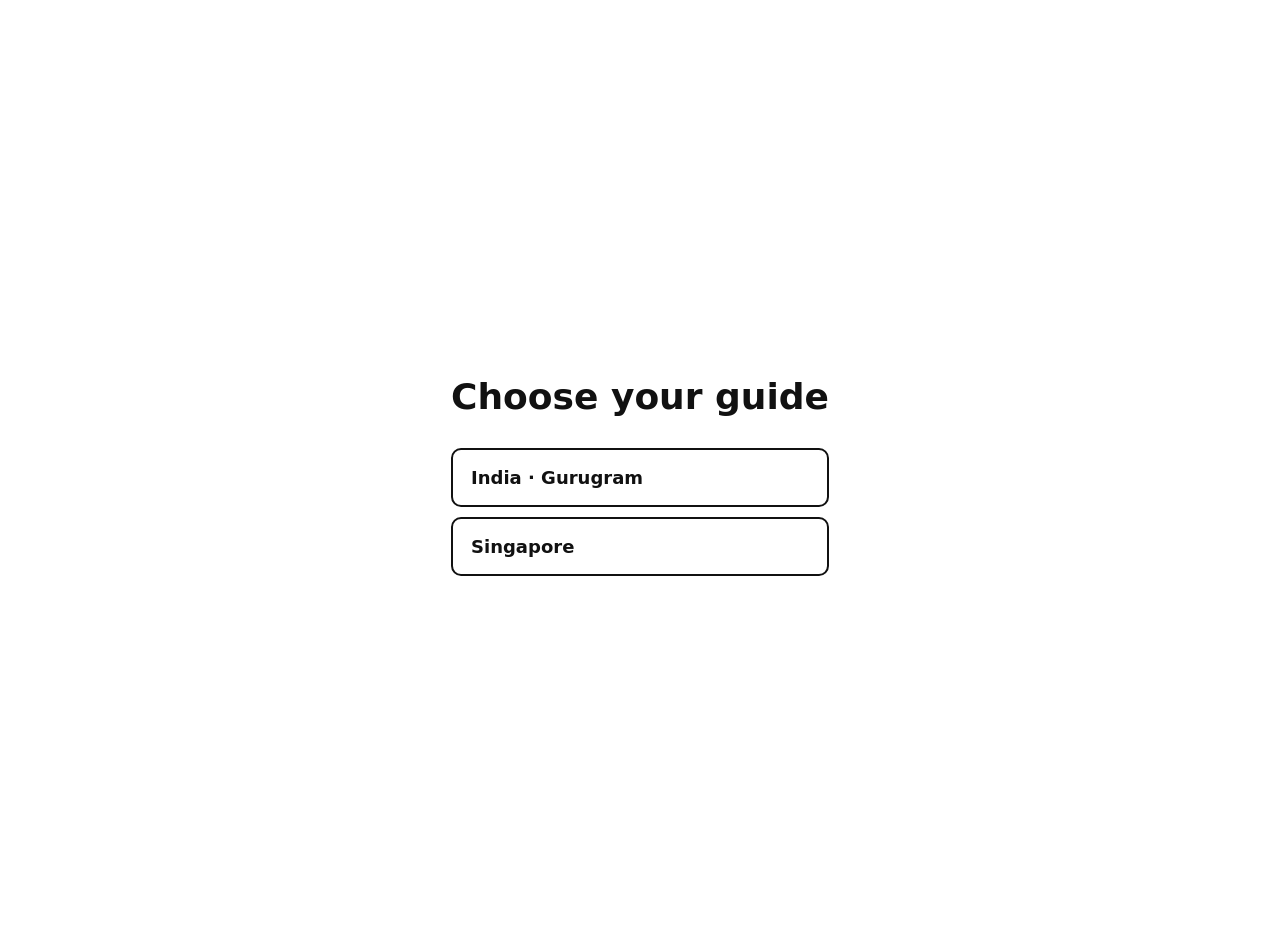
<file: lab/index.html>
<!doctype html><html lang="en"><head><meta charset="utf-8"><meta name="viewport" content="width=device-width,initial-scale=1"><title>Location Lab guides</title>
<style>body{margin:0;font:18px/1.5 system-ui,sans-serif;background:#fff;color:#111;display:grid;place-items:center;min-height:100vh;padding:16px}a{display:block;margin:10px 0;padding:14px 18px;border:2px solid #111;border-radius:10px;color:#111;text-decoration:none;font-weight:700}</style></head>
<body><main><h1>Choose your guide</h1><a href="../india/">India · Gurugram</a><a href="../singapore/">Singapore</a></main></body></html>
</file>
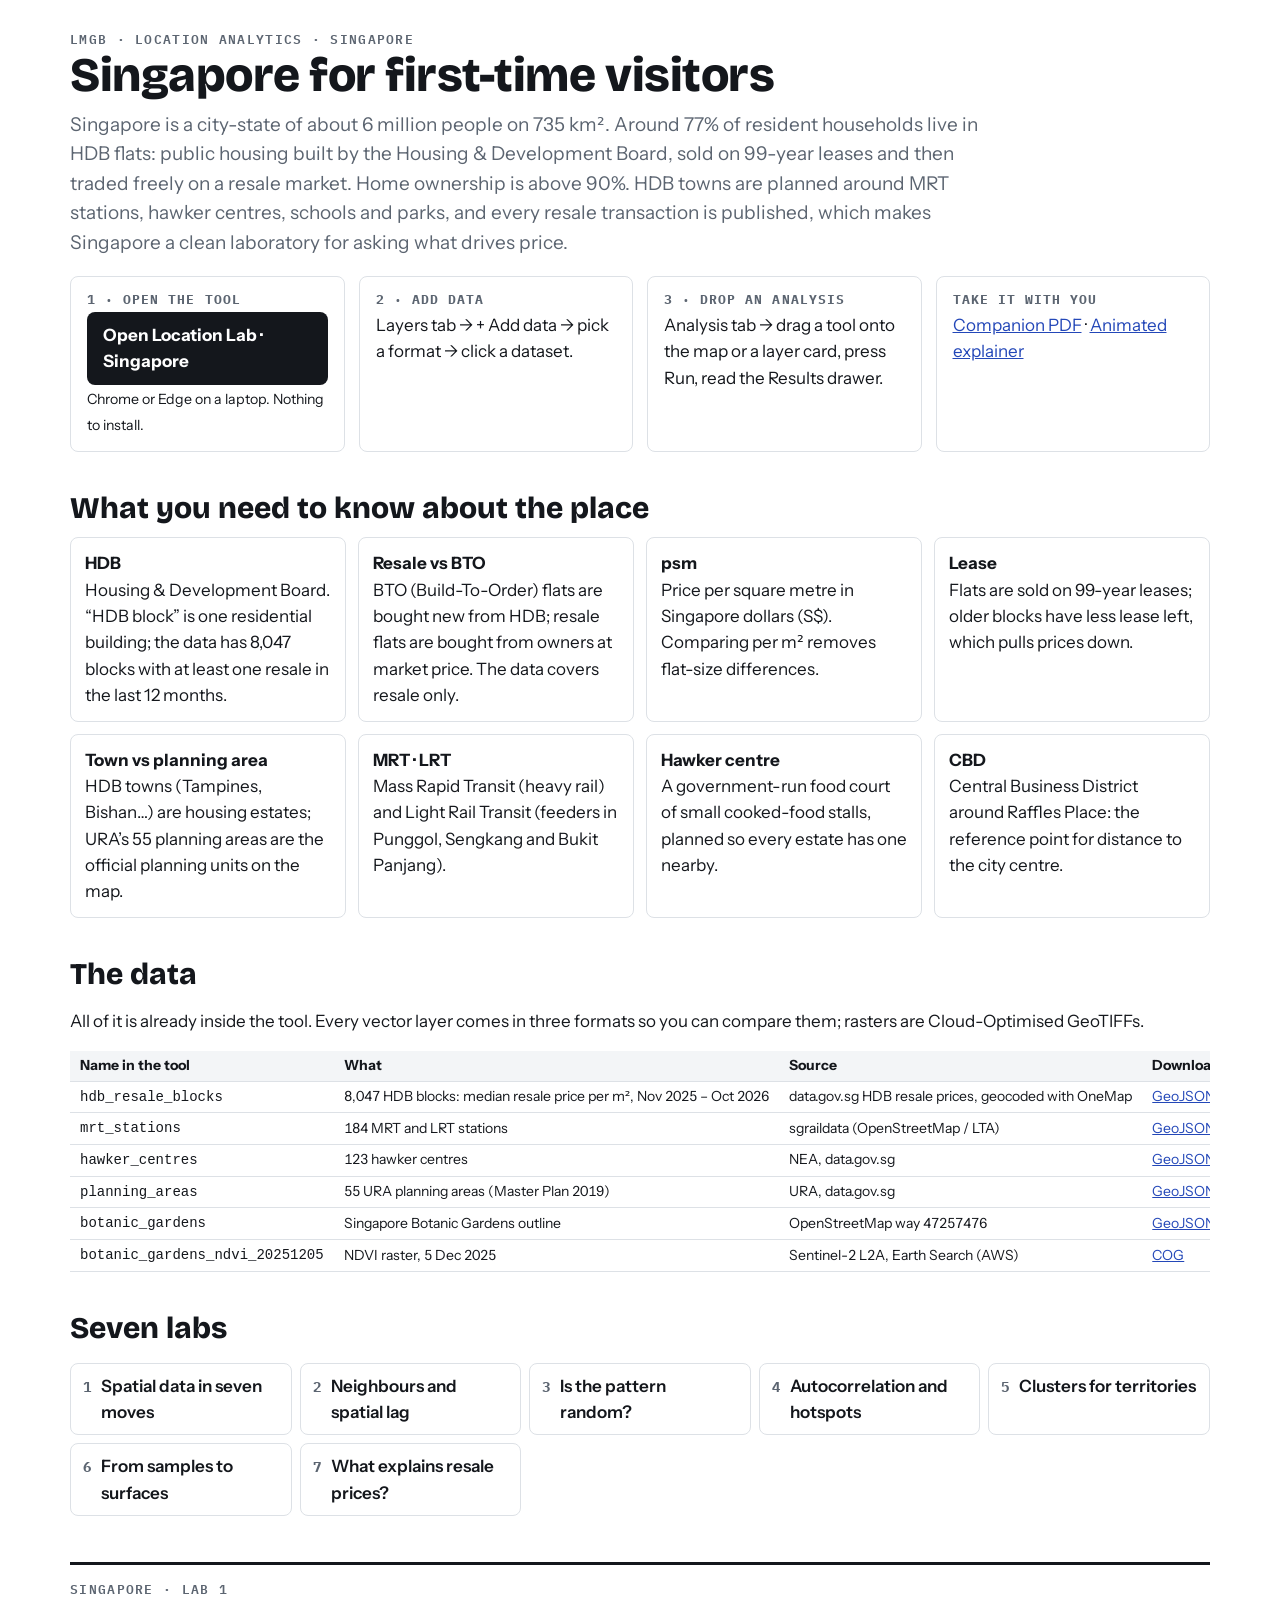
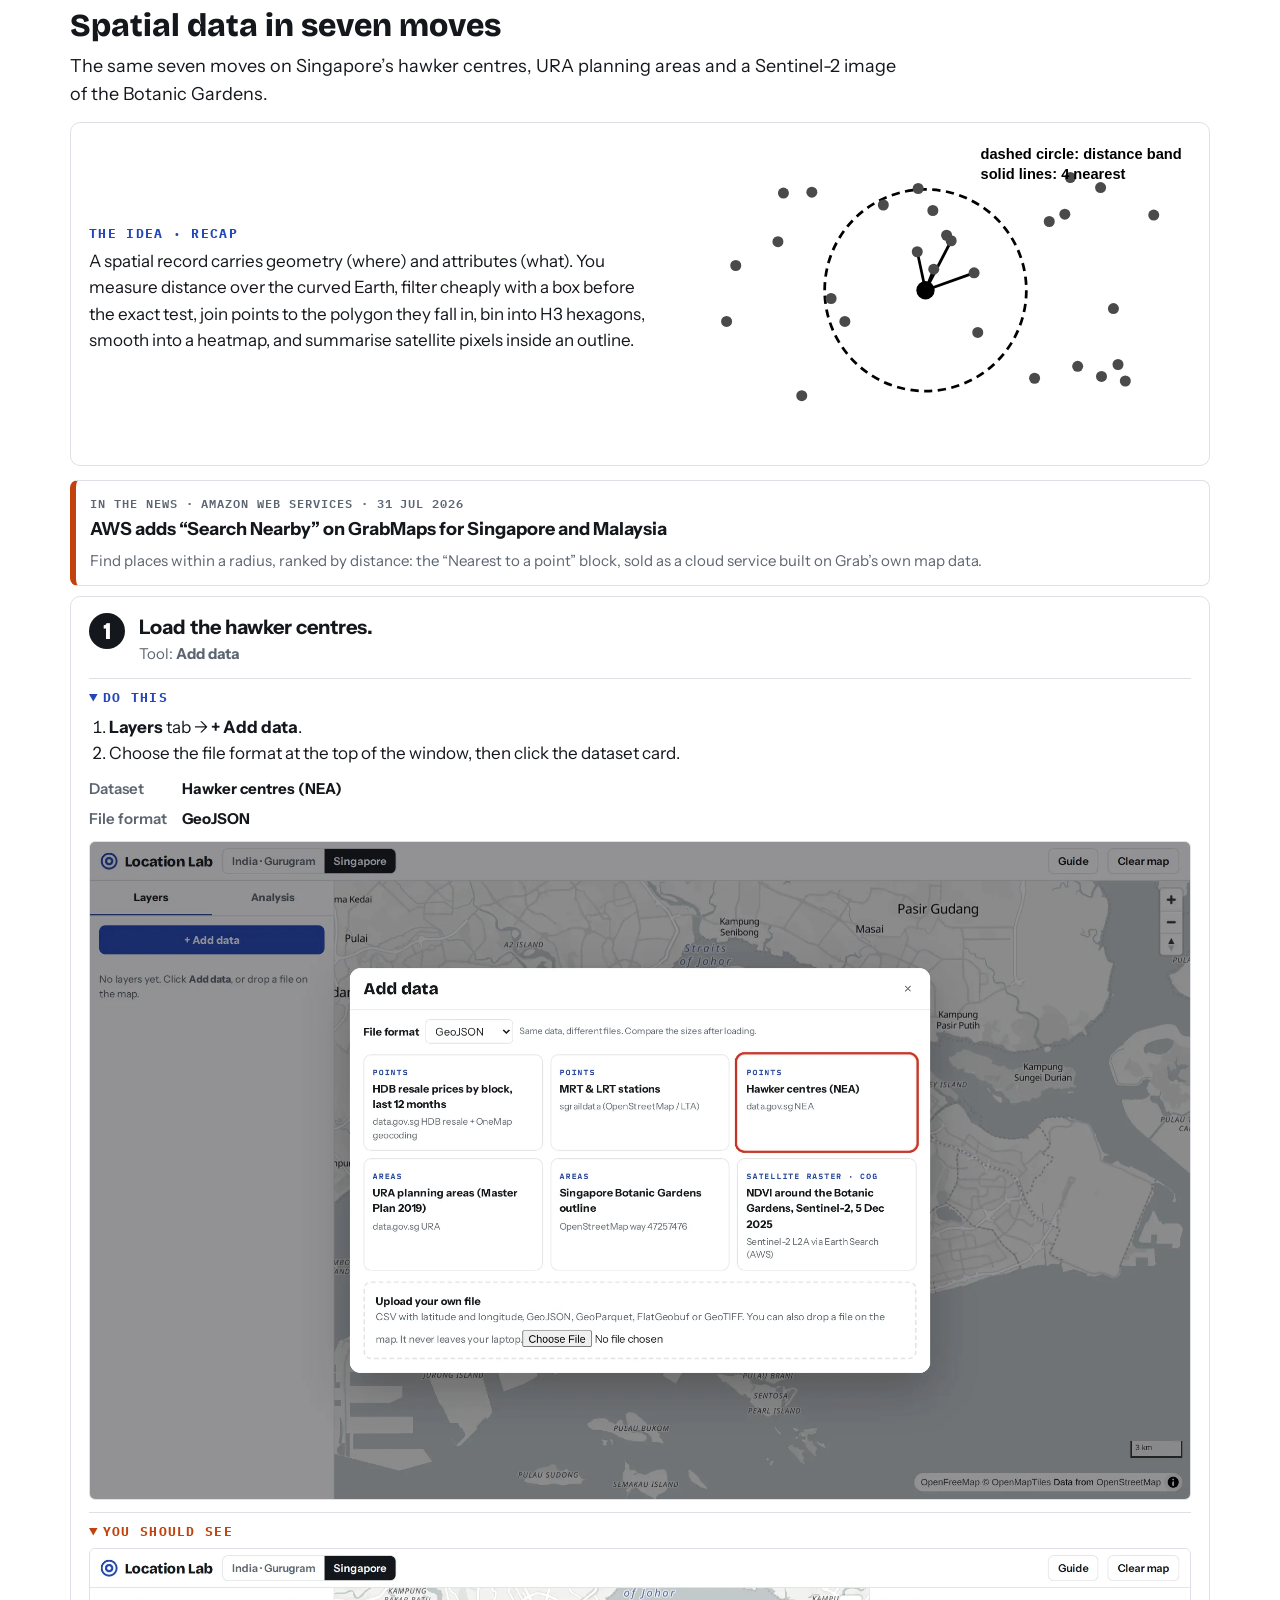
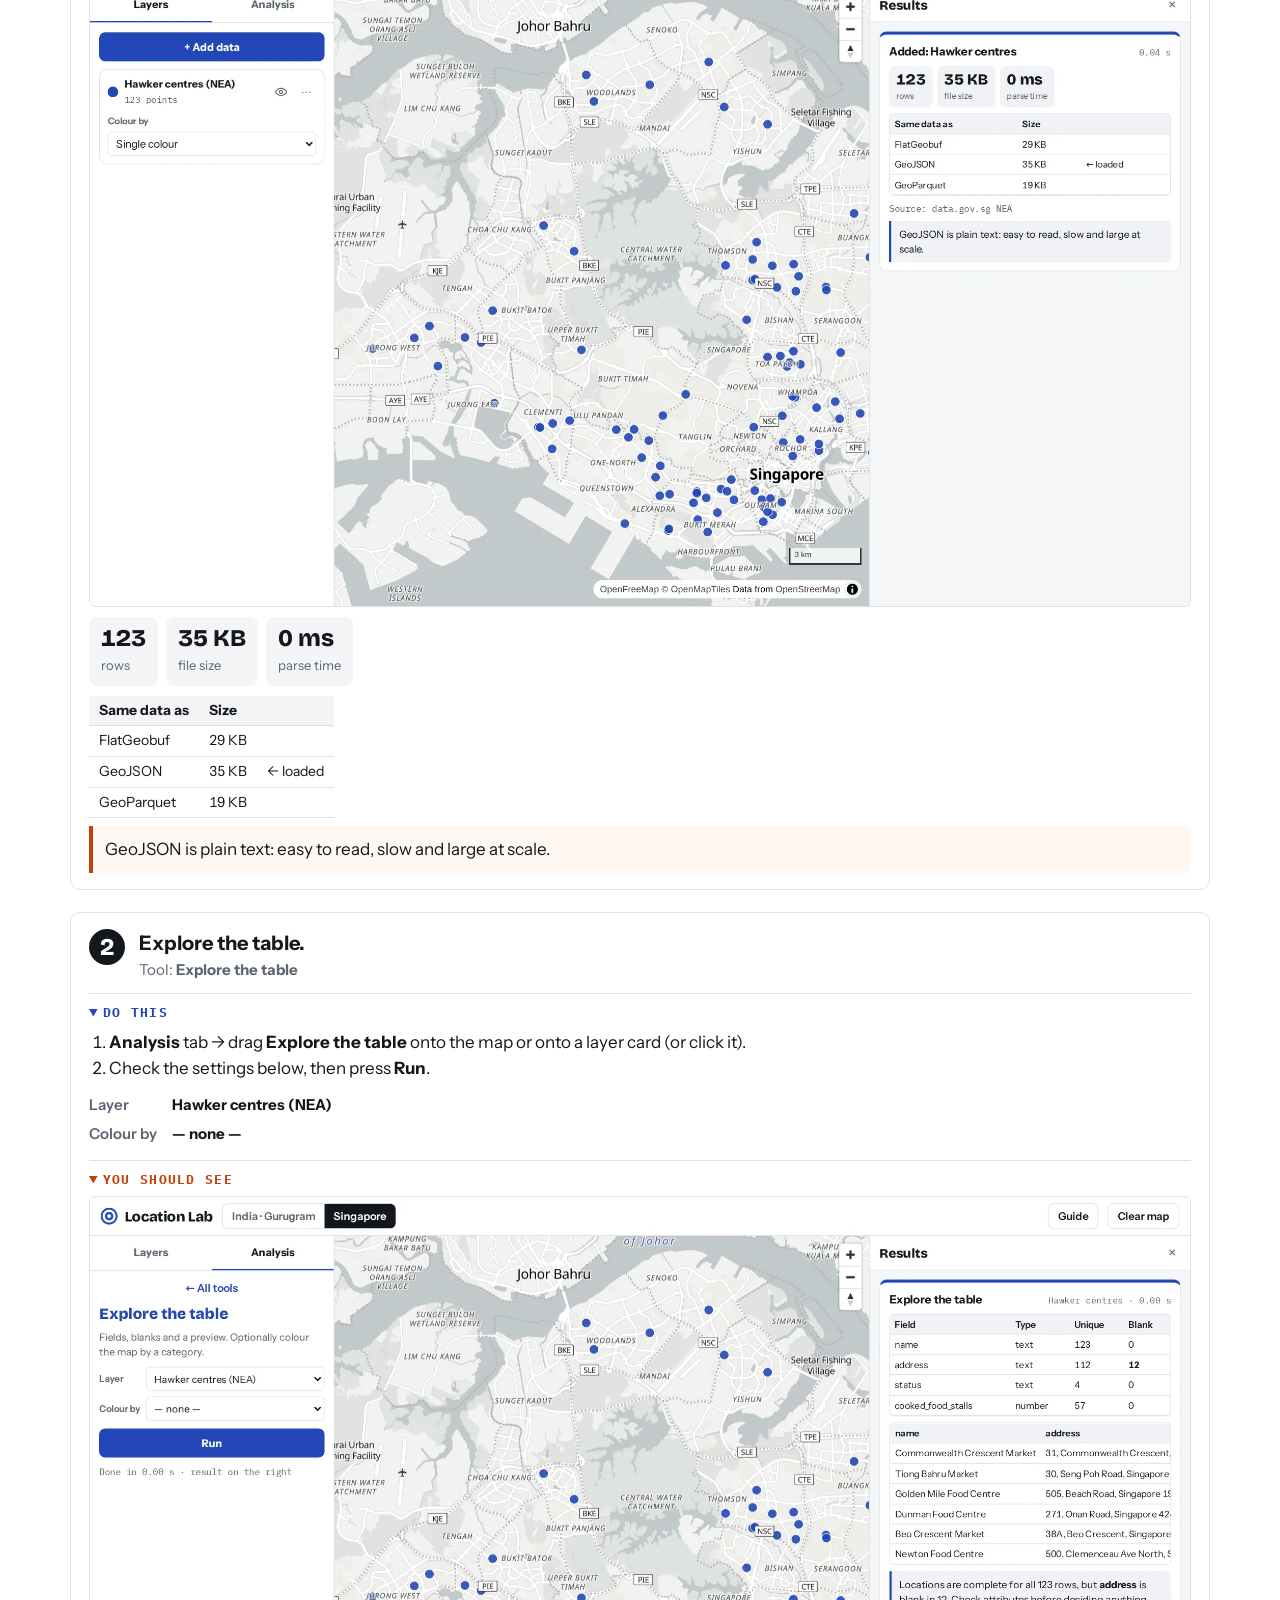
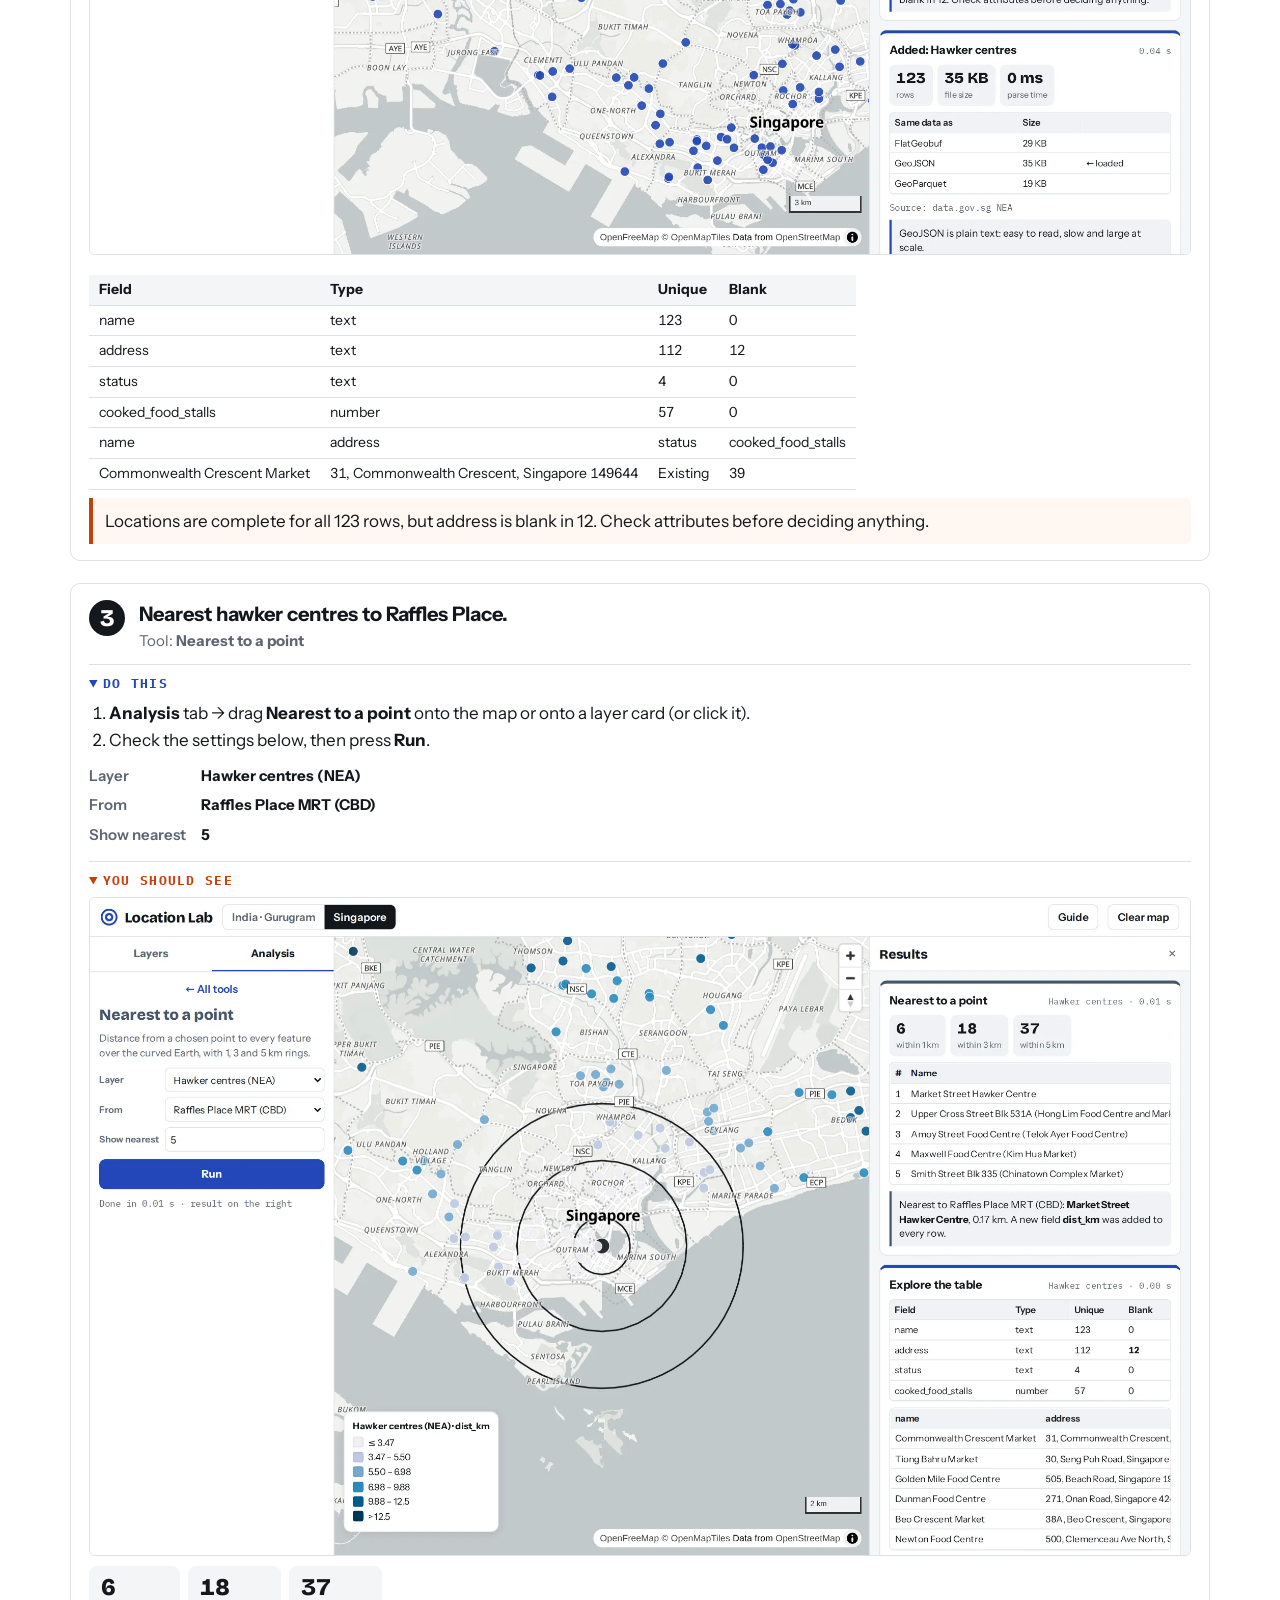
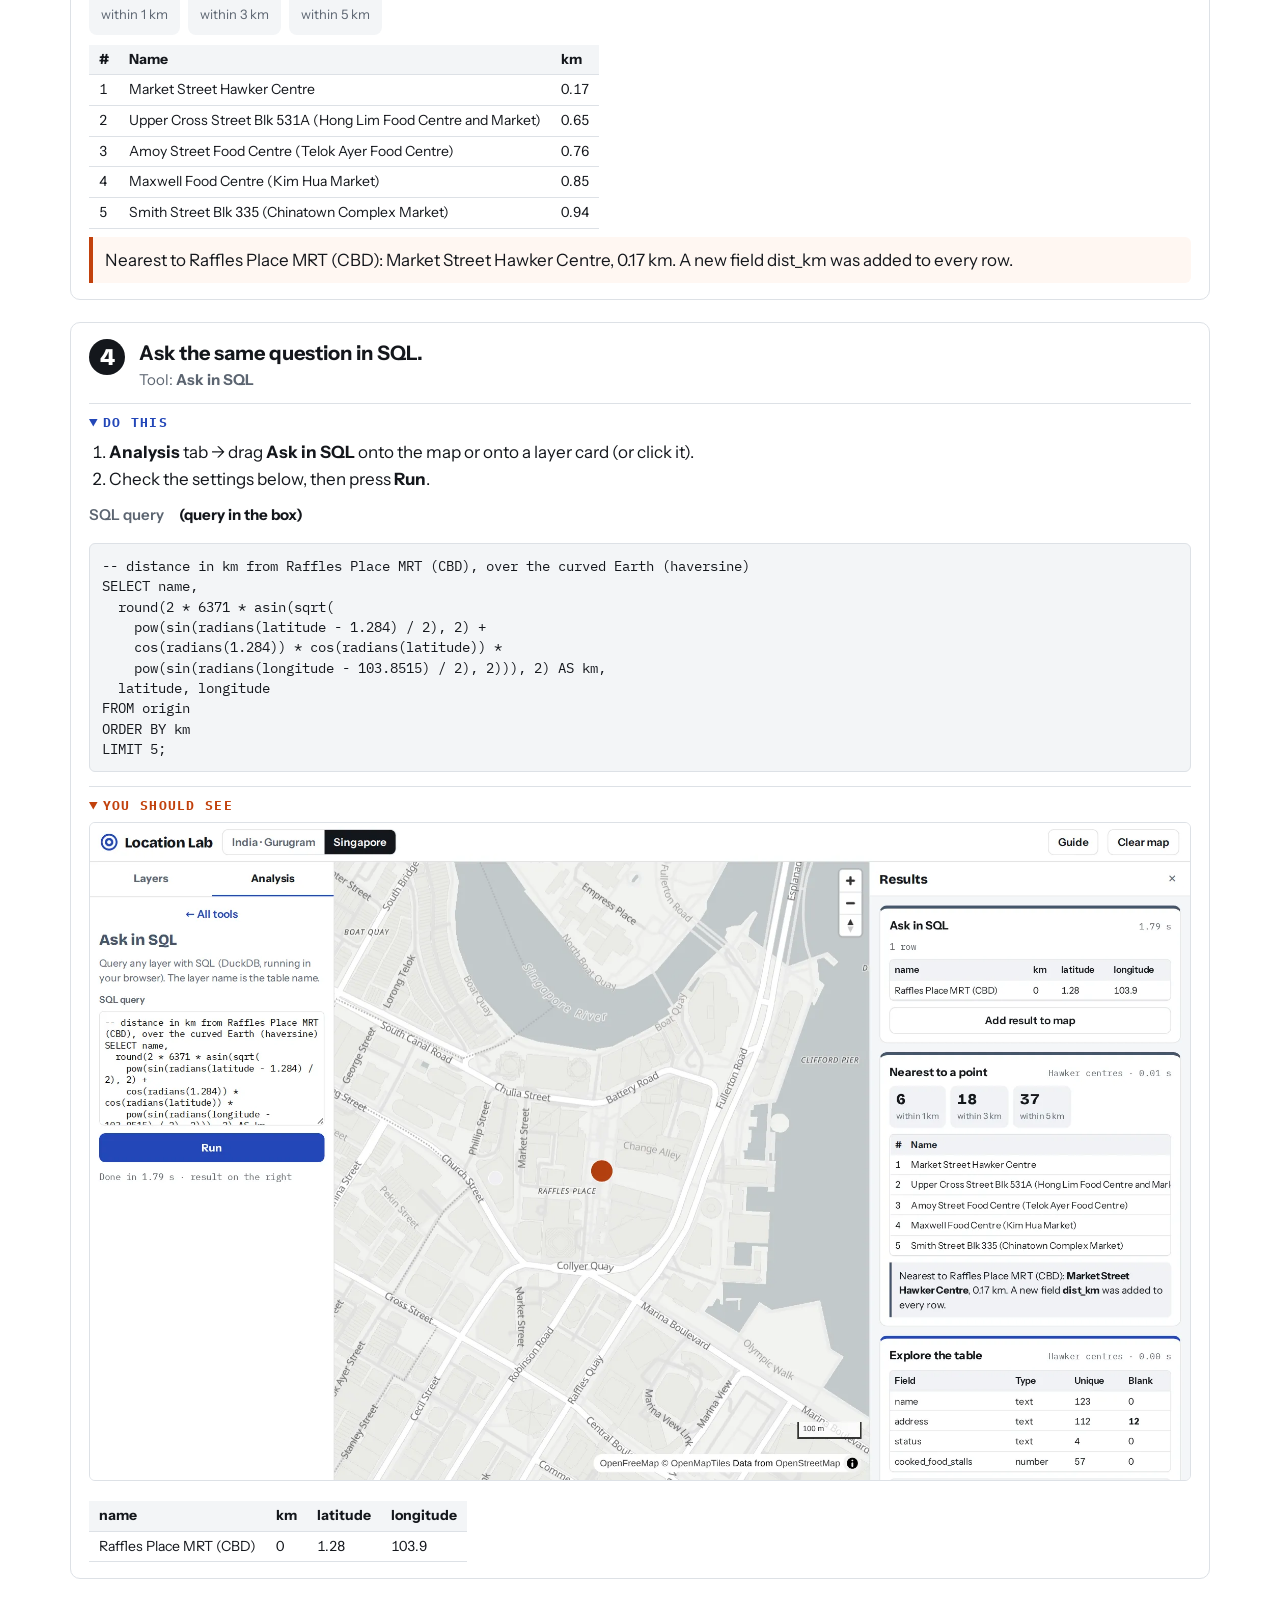
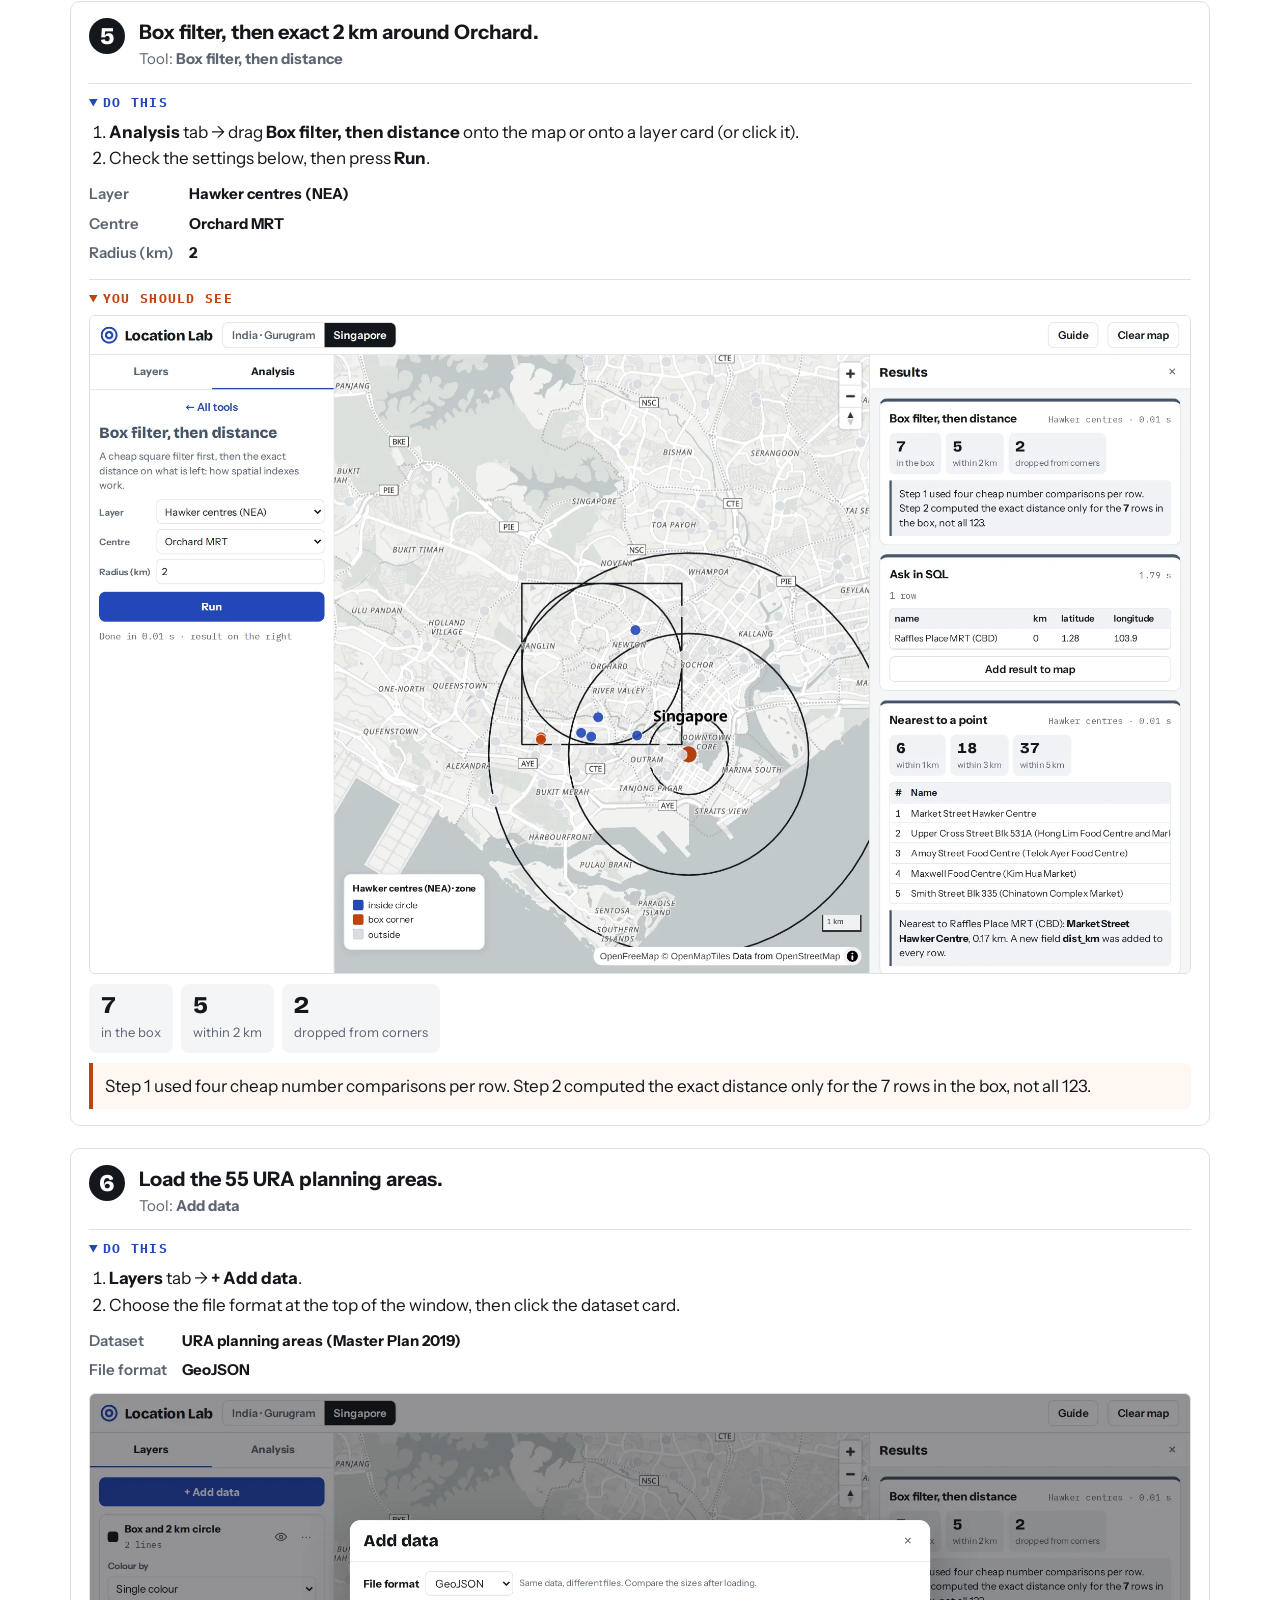
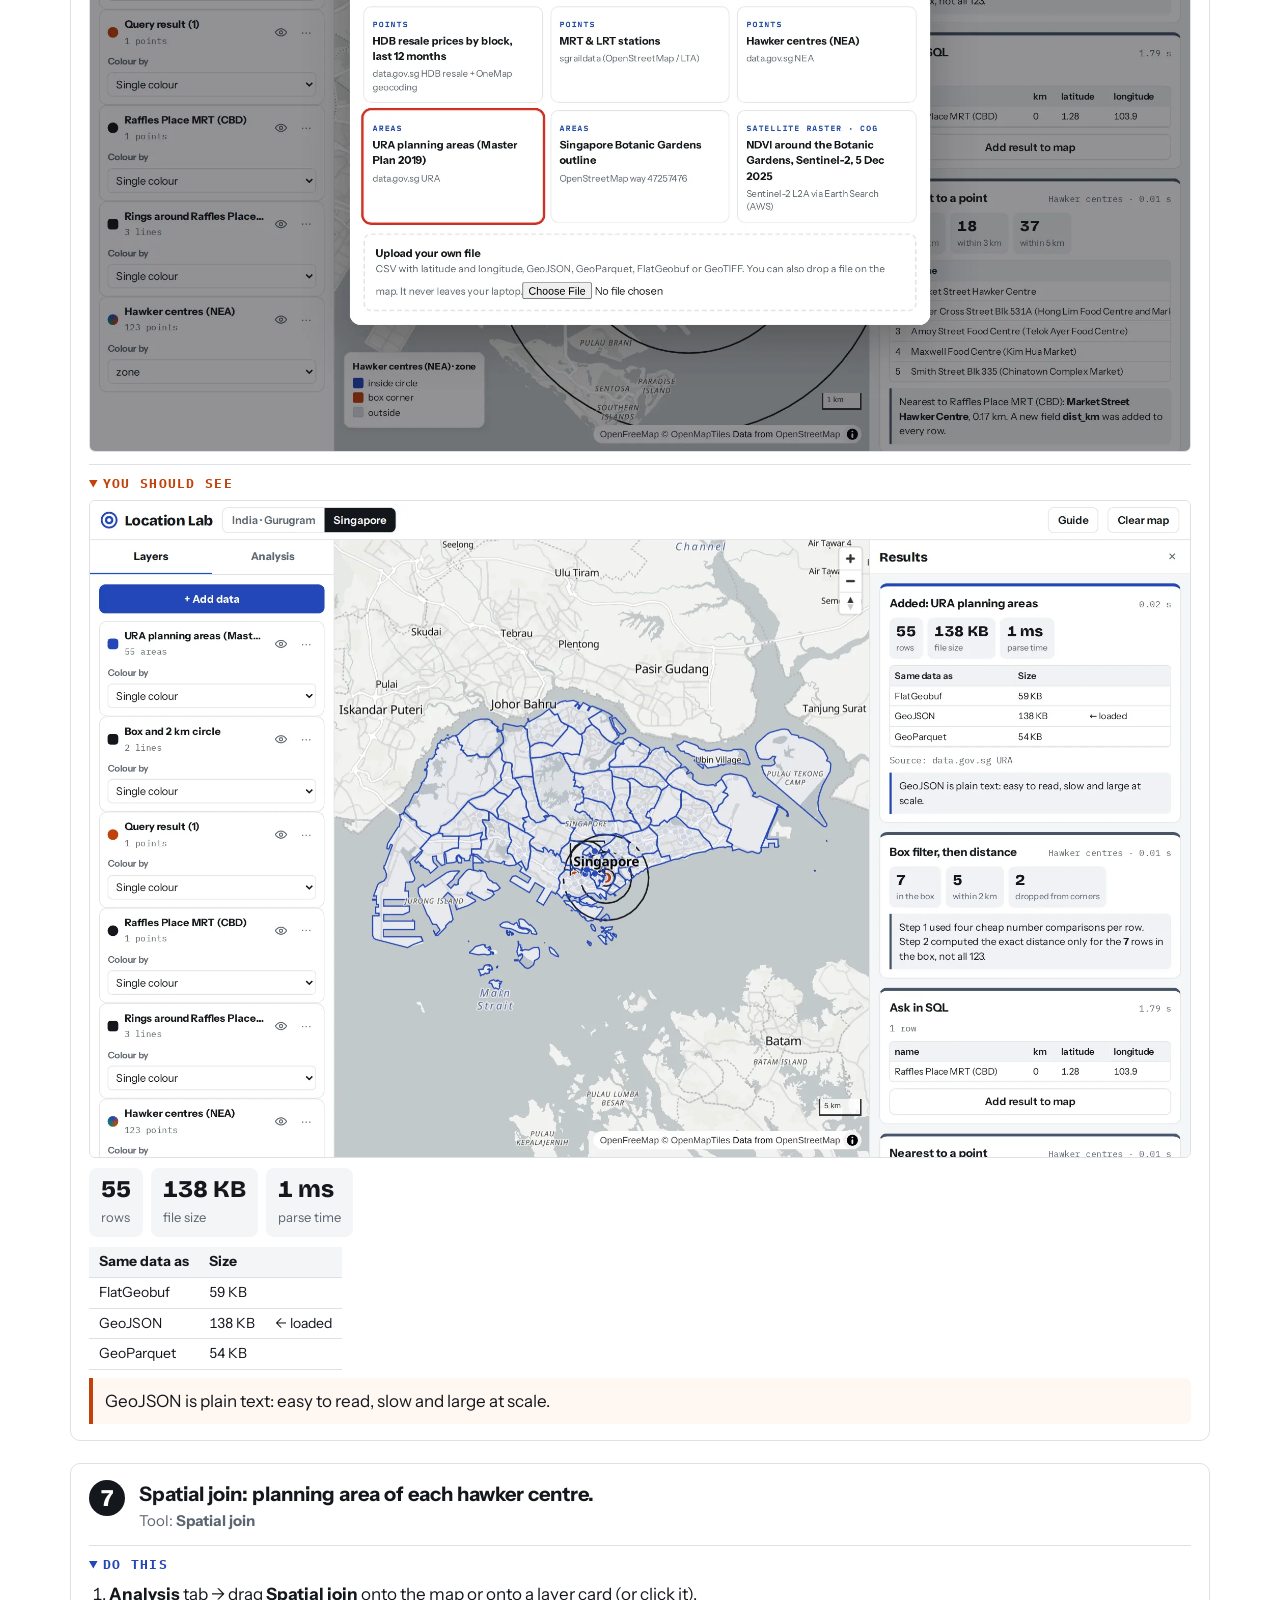
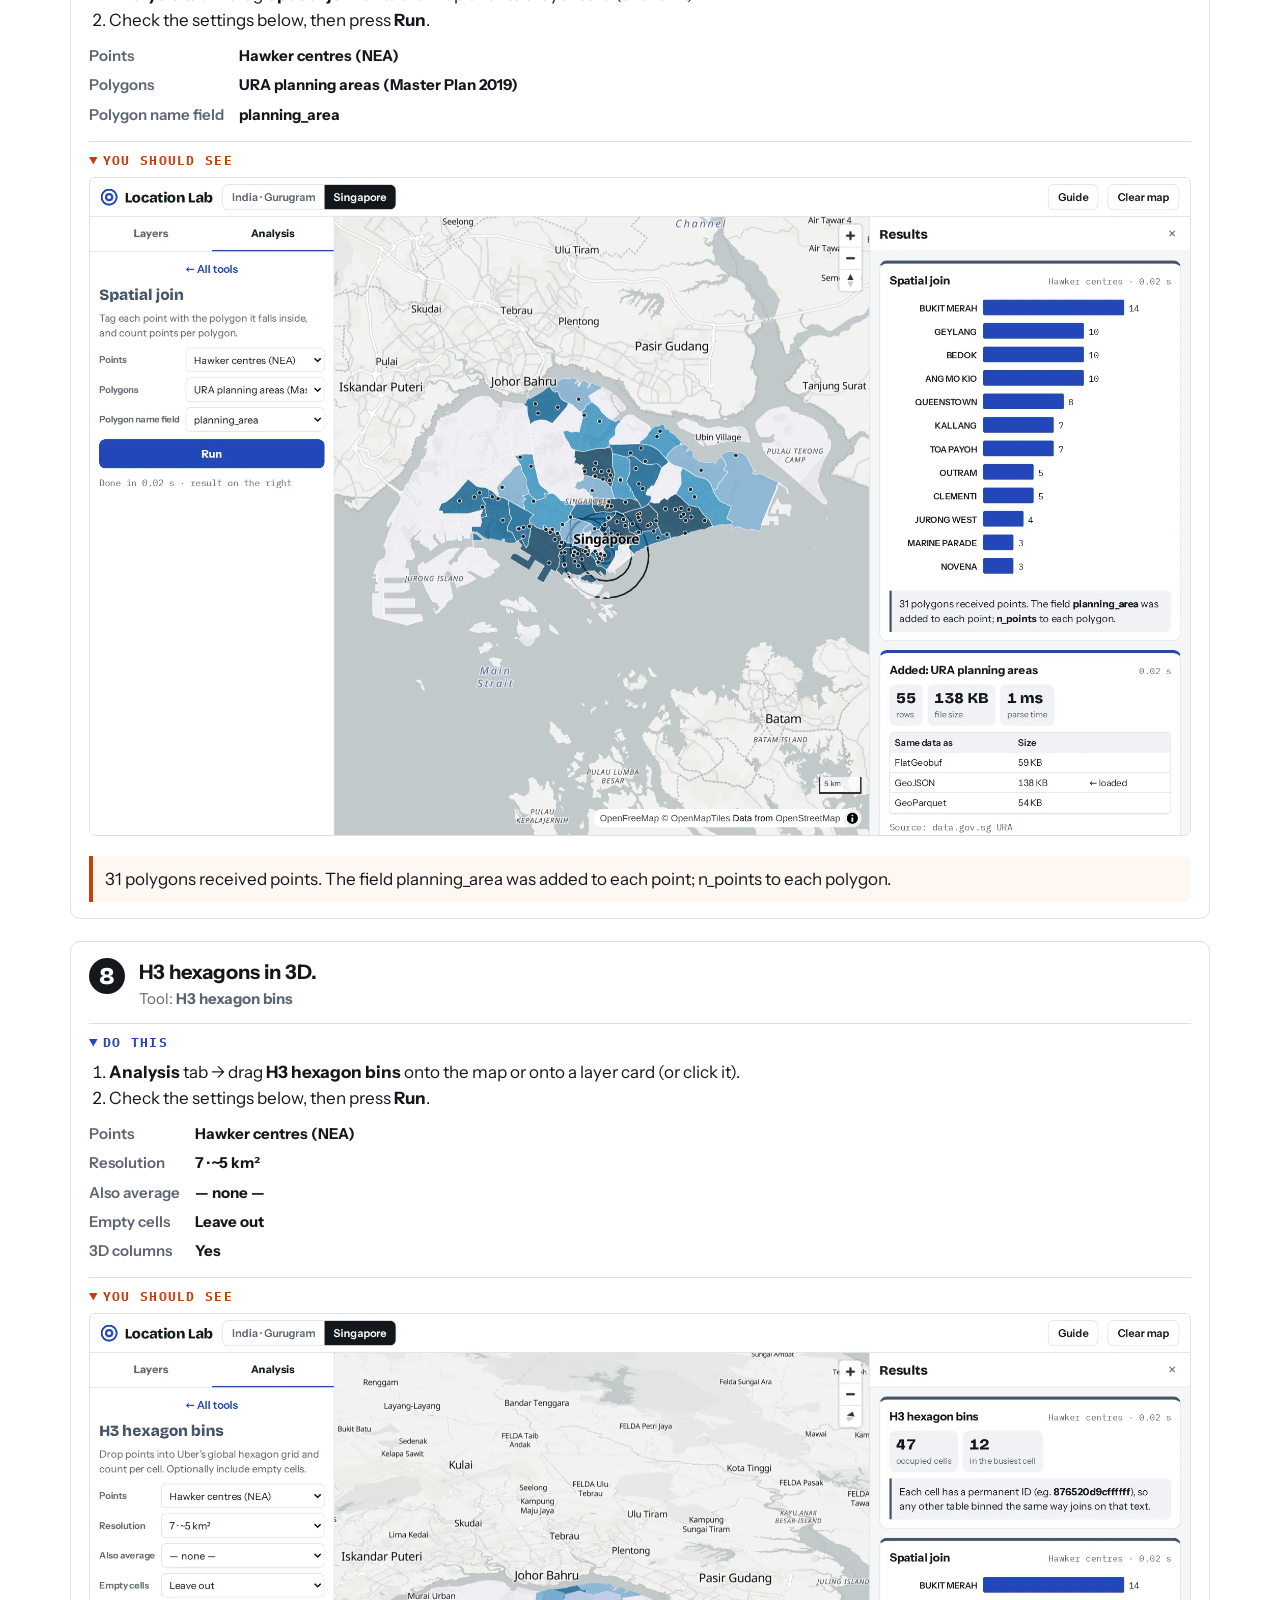
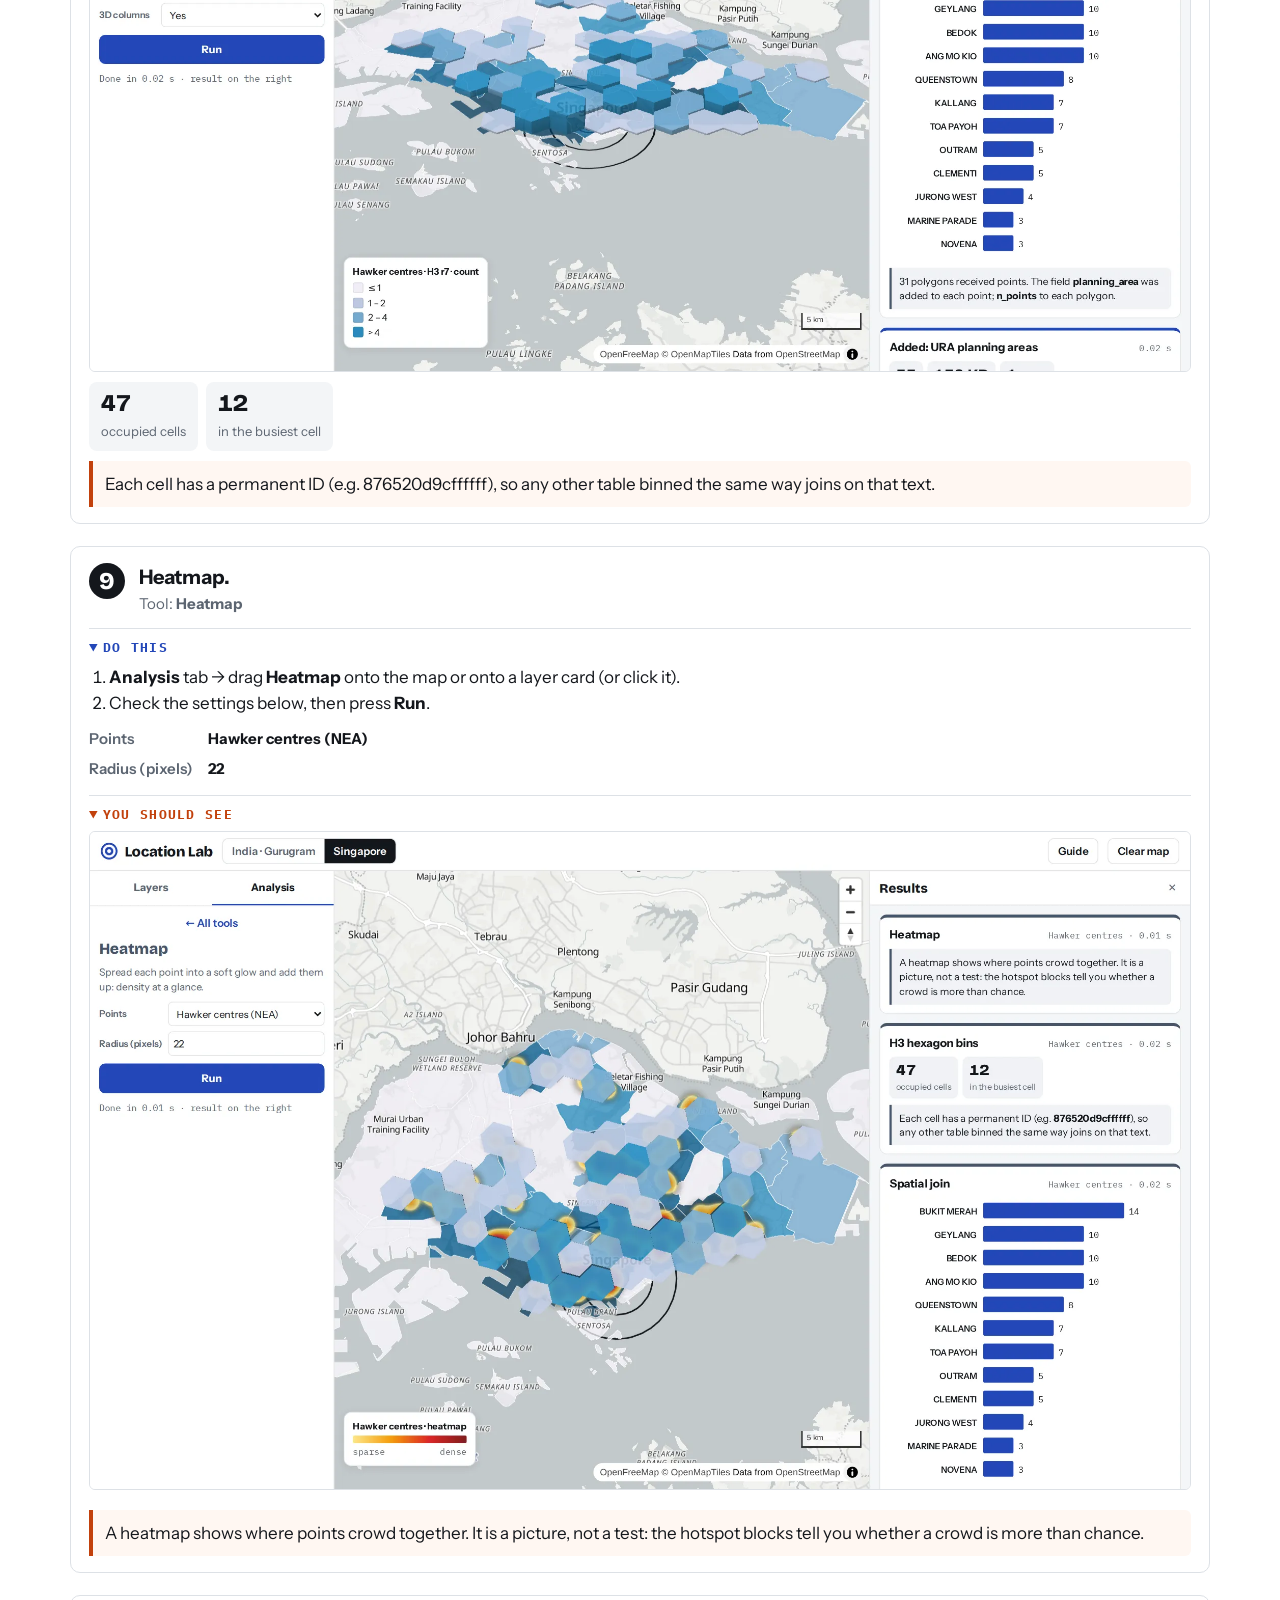
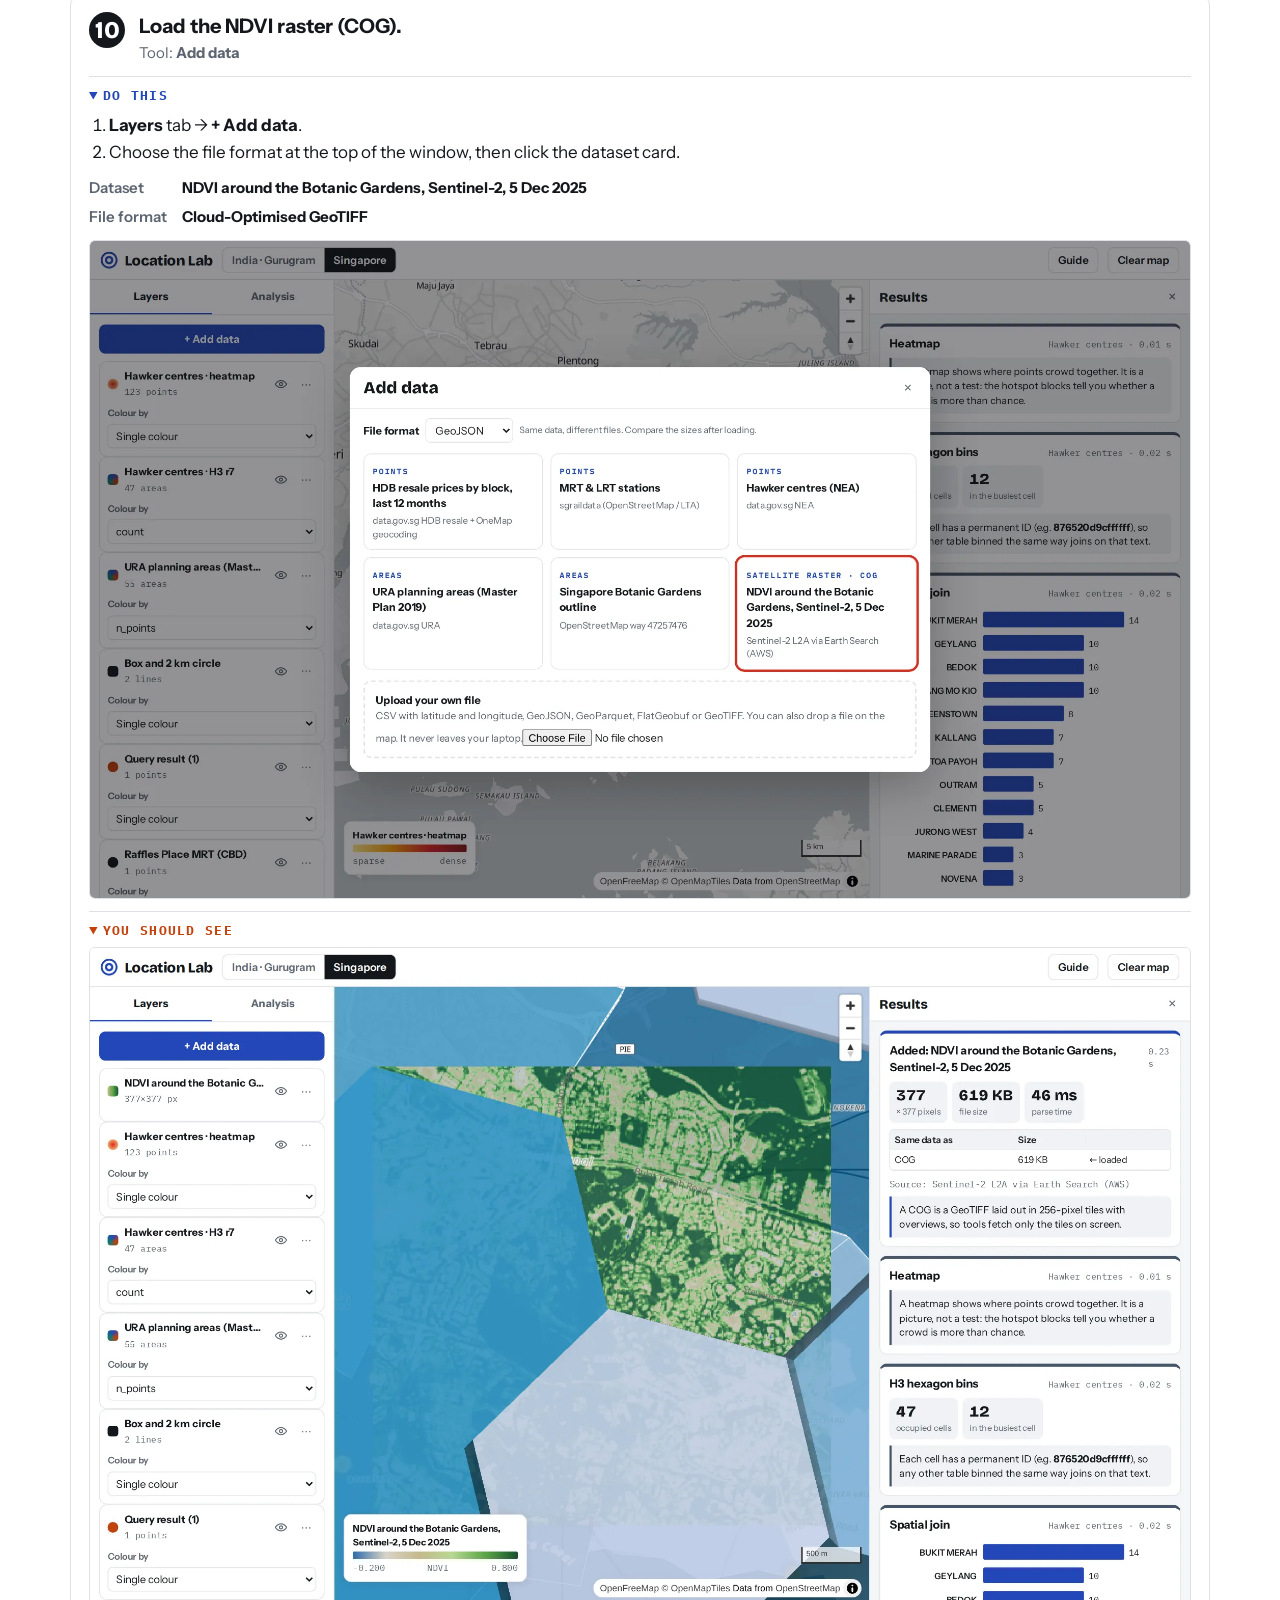
<file: singapore/index.html>
<!doctype html><html lang="en"><head><meta charset="utf-8"><meta name="viewport" content="width=device-width,initial-scale=1,viewport-fit=cover">
<title>Location Lab · Singapore</title><meta name="description" content="Everything a newcomer needs to run the Location Lab on Singapore data: the place, the data, the ideas and every step.">
<link rel="preconnect" href="https://fonts.googleapis.com"><link rel="preconnect" href="https://fonts.gstatic.com" crossorigin>
<link rel="stylesheet" href="https://fonts.googleapis.com/css2?family=Bricolage+Grotesque:opsz,wght@12..96,700;12..96,800&family=Instrument+Sans:wght@400;600;700&family=IBM+Plex+Mono:wght@400;600&display=swap">
<style>
/* Layout: one long lab manual — geography tabs, recipe sections, each step a "Do this" / "You should see" pair */
:root{--bg:#fff;--ink:#14171c;--mute:#5c6571;--line:#dde1e6;--soft:#f3f5f7;--accent:#2347b8;--hot:#c2410c;
--display:"Bricolage Grotesque",ui-sans-serif,system-ui,sans-serif;--body:"Instrument Sans",ui-sans-serif,system-ui,sans-serif;--mono:"IBM Plex Mono",ui-monospace,Menlo,Consolas,monospace}
*{box-sizing:border-box}body{margin:0;background:var(--bg);color:var(--ink);font:17px/1.55 var(--body)}
.wrap{max-width:1180px;margin:0 auto;padding-inline:20px;padding-block:28px 60px}
h1{font:800 clamp(30px,4.4vw,48px)/1.05 var(--display);margin:0;letter-spacing:-.01em;text-wrap:balance}
.lede{font-size:19px;max-width:70ch;color:var(--mute);margin:.5em 0 1em}
.start-box{display:grid;grid-template-columns:repeat(auto-fit,minmax(240px,1fr));gap:14px;margin:18px 0 26px}
.start-box div{border:1.5px solid var(--line);border-radius:8px;padding:14px 16px}
.start-box b{display:block;font:700 13px var(--mono);letter-spacing:.08em;text-transform:uppercase;color:var(--mute);margin-bottom:4px}
a{color:var(--accent)}.go{display:inline-block;background:var(--ink);color:#fff;text-decoration:none;font-weight:700;padding:10px 16px;border-radius:8px}
.tabs{display:flex;gap:8px;position:sticky;top:0;background:var(--bg);padding:10px 0;z-index:5;border-bottom:1px solid var(--line)}
.tabs button{font:700 16px var(--body);border:1.5px solid var(--ink);background:var(--bg);color:var(--ink);border-radius:999px;padding:7px 16px;cursor:pointer}
.tabs button[aria-selected="true"]{background:var(--ink);color:#fff}
.toc{display:grid;grid-template-columns:repeat(auto-fit,minmax(200px,1fr));gap:8px;margin:18px 0}
.toc a{display:flex;gap:10px;align-items:baseline;text-decoration:none;color:var(--ink);border:1px solid var(--line);border-radius:8px;padding:9px 12px;font-weight:600}
.toc a b{font:700 14px var(--mono);color:var(--mute)}
.recipe{margin-top:46px;padding-top:10px;border-top:3px solid var(--ink)}
.eyebrow{font:600 13px var(--mono);letter-spacing:.1em;text-transform:uppercase;color:var(--mute)}
.recipe h3{font:800 32px/1.1 var(--display);margin:.2em 0 .3em;text-wrap:balance}.why{font-size:18px;margin:0 0 12px;max-width:70ch}
details>summary{cursor:pointer;font-weight:700}
.concepts,.data{border:1.5px solid var(--line);border-radius:8px;padding:10px 14px;margin:10px 0}
dl{display:grid;gap:8px;margin:10px 0 0}.term{display:grid;grid-template-columns:200px minmax(0,1fr);gap:12px}
dt{font-weight:700}dd{margin:0}@media(max-width:640px){.term{grid-template-columns:1fr;gap:0}}
figure.start{margin:16px 0}figure img,.shot img{width:100%;height:auto;border:1.5px solid var(--line);border-radius:6px;display:block}
figcaption{color:var(--mute);font-size:15px;margin-top:6px}
.steps{list-style:none;padding:0;margin:0;display:grid;gap:22px}
.step{border:1.5px solid var(--line);border-radius:10px;padding:16px 18px}
.sh{display:flex;gap:14px;align-items:flex-start}.n{font:800 24px var(--display);min-width:36px;height:36px;border-radius:50%;background:var(--ink);color:#fff;display:grid;place-items:center}
.sh h4{margin:2px 0;font:700 20px/1.25 var(--body)}.blk{margin:0;color:var(--mute);font-size:15px}
.step details{margin-top:12px;border-top:1px solid var(--line);padding-top:10px}
.step summary{font:700 13px var(--mono);letter-spacing:.1em;text-transform:uppercase}
.do summary{color:var(--accent)}.see summary{color:var(--hot)}
.how{margin:8px 0;padding-left:20px}
table.set{border-collapse:collapse;font-size:15px;margin:6px 0}table.set th{text-align:left;color:var(--mute);font-weight:600;padding:3px 14px 3px 0}table.set td{font-weight:700}
pre.code{background:var(--soft);border:1px solid var(--line);border-radius:6px;padding:12px;font:14px/1.45 var(--mono);overflow-x:auto}
.kpis{display:flex;flex-wrap:wrap;gap:8px;margin:10px 0}.kpi{background:var(--soft);border-radius:8px;padding:8px 12px}
.kpi b{display:block;font:800 24px/1.1 var(--display);font-variant-numeric:tabular-nums}.kpi span{color:var(--mute);font-size:13px}
.tw{overflow-x:auto}table.res{border-collapse:collapse;font-size:14px;font-variant-numeric:tabular-nums}table.res th,table.res td{border-bottom:1px solid var(--line);padding:4px 10px;text-align:left;white-space:nowrap}table.res th{background:var(--soft)}
.read{border-left:4px solid var(--hot);background:#fff7f2;padding:10px 12px;margin:8px 0 0;border-radius:0 6px 6px 0}
.shot{display:block;cursor:zoom-in;margin-top:8px}
.news{display:block;margin:10px 0;padding:12px 14px;border:1.5px solid var(--line);border-left:6px solid var(--hot);border-radius:8px;text-decoration:none;color:var(--ink)}.news span{display:block;font:600 12px var(--mono);letter-spacing:.08em;text-transform:uppercase;color:var(--mute)}.news b{display:block;font-size:18px;margin:3px 0}.news small{color:var(--mute);font-size:15px}
.lb{position:fixed;inset:0;background:rgba(10,12,16,.92);display:flex;align-items:center;justify-content:center;z-index:50;cursor:zoom-out;padding:16px}.lb img{max-width:100%;max-height:100%}
footer{margin-top:50px;color:var(--mute);font-size:14px;border-top:1px solid var(--line);padding-top:14px}
:focus-visible{outline:3px solid var(--accent);outline-offset:2px}

.idea{display:grid;grid-template-columns:minmax(0,1.1fr) minmax(0,1fr);gap:24px;align-items:center;border:1.5px solid var(--line);border-radius:10px;padding:16px 18px;margin:14px 0;background:#fff}
.idea h4{margin:0 0 6px;font:700 13px var(--mono);letter-spacing:.1em;text-transform:uppercase;color:var(--accent)}
.idea p{margin:0 0 10px}.idea svg{width:100%;height:auto;max-height:320px}.idea .eq{font:600 16px var(--mono);background:var(--soft);padding:6px 10px;border-radius:6px;display:inline-block}
@media(max-width:760px){.idea{grid-template-columns:1fr}}
.prim{display:grid;grid-template-columns:repeat(auto-fit,minmax(260px,1fr));gap:12px;margin:12px 0}
.prim div{border:1.5px solid var(--line);border-radius:8px;padding:12px 14px}.prim b{display:block;font-weight:700}
h2.sec{font:800 30px/1.1 var(--display);margin:40px 0 10px}
.brief{border:3px solid var(--ink);border-radius:10px;padding:16px 20px;margin:14px 0}
.tp{display:flex;gap:8px}.tp>div{flex:1}.tp p{font-size:13px;margin:4px 0 0;text-align:center}
</style></head><body><div class="wrap">
<div class="eyebrow">LMGB · Location analytics · Singapore</div>
<h1>Singapore for first-time visitors</h1>
<p class="lede">Singapore is a city-state of about 6 million people on 735 km². Around 77% of resident households live in HDB flats: public housing built by the Housing &amp; Development Board, sold on 99-year leases and then traded freely on a resale market. Home ownership is above 90%. HDB towns are planned around MRT stations, hawker centres, schools and parks, and every resale transaction is published, which makes Singapore a clean laboratory for asking what drives price.</p>
<div class="start-box">
 <div><b>1 · Open the tool</b><a class="go" href="https://quantng.github.io/location-lab/#singapore">Open Location Lab · Singapore</a><br><small>Chrome or Edge on a laptop. Nothing to install.</small></div>
 <div><b>2 · Add data</b><b style="display:inline;text-transform:none;letter-spacing:0;font:inherit;color:inherit">Layers</b> tab → <b style="display:inline;text-transform:none;letter-spacing:0;font:inherit;color:inherit">+ Add data</b> → pick a format → click a dataset.</div>
 <div><b>3 · Drop an analysis</b>Analysis tab → drag a tool onto the map or a layer card, press Run, read the Results drawer.</div>
 <div><b>Take it with you</b><a href="../docs/Location-Analytics-Companion-Singapore.pdf">Companion PDF</a> · <a href="../explainer/">Animated explainer</a></div>
</div>
<h2 class="sec">What you need to know about the place</h2>
<div class="prim"><div><b>HDB</b>Housing &amp; Development Board. “HDB block” is one residential building; the data has 8,047 blocks with at least one resale in the last 12 months.</div><div><b>Resale vs BTO</b>BTO (Build-To-Order) flats are bought new from HDB; resale flats are bought from owners at market price. The data covers resale only.</div><div><b>psm</b>Price per square metre in Singapore dollars (S$). Comparing per m² removes flat-size differences.</div><div><b>Lease</b>Flats are sold on 99-year leases; older blocks have less lease left, which pulls prices down.</div><div><b>Town vs planning area</b>HDB towns (Tampines, Bishan…) are housing estates; URA’s 55 planning areas are the official planning units on the map.</div><div><b>MRT · LRT</b>Mass Rapid Transit (heavy rail) and Light Rail Transit (feeders in Punggol, Sengkang and Bukit Panjang).</div><div><b>Hawker centre</b>A government-run food court of small cooked-food stalls, planned so every estate has one nearby.</div><div><b>CBD</b>Central Business District around Raffles Place: the reference point for distance to the city centre.</div></div>
<h2 class="sec">The data</h2>
<p>All of it is already inside the tool. Every vector layer comes in three formats so you can compare them; rasters are Cloud-Optimised GeoTIFFs.</p>
<div class="tw"><table class="res"><thead><tr><th>Name in the tool</th><th>What</th><th>Source</th><th>Download</th></tr></thead><tbody><tr><td><code>hdb_resale_blocks</code></td><td>8,047 HDB blocks: median resale price per m², Nov 2025 – Oct 2026</td><td>data.gov.sg HDB resale prices, geocoded with OneMap</td><td><a href="https://quantng.github.io/location-lab/data/singapore/hdb_resale_blocks.geojson">GeoJSON</a> · <a href="https://quantng.github.io/location-lab/data/singapore/hdb_resale_blocks.parquet">GeoParquet</a> · <a href="https://quantng.github.io/location-lab/data/singapore/hdb_resale_blocks.fgb">FlatGeobuf</a></td></tr><tr><td><code>mrt_stations</code></td><td>184 MRT and LRT stations</td><td>sgraildata (OpenStreetMap / LTA)</td><td><a href="https://quantng.github.io/location-lab/data/singapore/mrt_stations.geojson">GeoJSON</a> · <a href="https://quantng.github.io/location-lab/data/singapore/mrt_stations.parquet">GeoParquet</a> · <a href="https://quantng.github.io/location-lab/data/singapore/mrt_stations.fgb">FlatGeobuf</a></td></tr><tr><td><code>hawker_centres</code></td><td>123 hawker centres</td><td>NEA, data.gov.sg</td><td><a href="https://quantng.github.io/location-lab/data/singapore/hawker_centres.geojson">GeoJSON</a> · <a href="https://quantng.github.io/location-lab/data/singapore/hawker_centres.parquet">GeoParquet</a> · <a href="https://quantng.github.io/location-lab/data/singapore/hawker_centres.fgb">FlatGeobuf</a></td></tr><tr><td><code>planning_areas</code></td><td>55 URA planning areas (Master Plan 2019)</td><td>URA, data.gov.sg</td><td><a href="https://quantng.github.io/location-lab/data/singapore/planning_areas.geojson">GeoJSON</a> · <a href="https://quantng.github.io/location-lab/data/singapore/planning_areas.parquet">GeoParquet</a> · <a href="https://quantng.github.io/location-lab/data/singapore/planning_areas.fgb">FlatGeobuf</a></td></tr><tr><td><code>botanic_gardens</code></td><td>Singapore Botanic Gardens outline</td><td>OpenStreetMap way 47257476</td><td><a href="https://quantng.github.io/location-lab/data/singapore/botanic_gardens.geojson">GeoJSON</a> · <a href="https://quantng.github.io/location-lab/data/singapore/botanic_gardens.parquet">GeoParquet</a> · <a href="https://quantng.github.io/location-lab/data/singapore/botanic_gardens.fgb">FlatGeobuf</a></td></tr><tr><td><code>botanic_gardens_ndvi_20251205</code></td><td>NDVI raster, 5 Dec 2025</td><td>Sentinel-2 L2A, Earth Search (AWS)</td><td><a href="https://quantng.github.io/location-lab/data/singapore/botanic_gardens_ndvi_20251205.tif">COG</a></td></tr></tbody></table></div>
<h2 class="sec">Seven labs</h2>
<nav class="toc"><a href="#s1"><b>1</b>Spatial data in seven moves</a><a href="#s2"><b>2</b>Neighbours and spatial lag</a><a href="#s3"><b>3</b>Is the pattern random?</a><a href="#s4"><b>4</b>Autocorrelation and hotspots</a><a href="#s5"><b>5</b>Clusters for territories</a><a href="#s6"><b>6</b>From samples to surfaces</a><a href="#s7"><b>7</b>What explains resale prices?</a></nav>
<section class="recipe" id="s1"><div class="rh"><span class="eyebrow">Singapore · Lab 1</span><h3>Spatial data in seven moves</h3><p class="why">The same seven moves on Singapore’s hawker centres, URA planning areas and a Sentinel-2 image of the Botanic Gardens.</p></div><div class="idea"><div><h4>The idea · recap</h4><p>A spatial record carries geometry (where) and attributes (what). You measure distance over the curved Earth, filter cheaply with a box before the exact test, join points to the polygon they fall in, bin into H3 hexagons, smooth into a heatmap, and summarise satellite pixels inside an outline.</p></div><div><svg viewBox="0 0 560 330" width="560" height="330" xmlns="http://www.w3.org/2000/svg" style="font-family:Inter,Arial,sans-serif"><circle cx="270" cy="165" r="110" fill="none" stroke="#000" stroke-width="3" stroke-dasharray="9 6"/><line x1="270" y1="165" x2="279" y2="142" stroke="#000" stroke-width="3"/><line x1="270" y1="165" x2="261" y2="123" stroke="#000" stroke-width="3"/><line x1="270" y1="165" x2="323" y2="146" stroke="#000" stroke-width="3"/><line x1="270" y1="165" x2="298" y2="111" stroke="#000" stroke-width="3"/><circle cx="146" cy="58" r="6" fill="#4a4a4a"/><circle cx="224" cy="72" r="6" fill="#4a4a4a"/><circle cx="63" cy="138" r="6" fill="#4a4a4a"/><circle cx="480" cy="246" r="6" fill="#4a4a4a"/><circle cx="405" cy="90" r="6" fill="#4a4a4a"/><circle cx="293" cy="105" r="6" fill="#4a4a4a"/><circle cx="115" cy="59" r="6" fill="#4a4a4a"/><circle cx="135" cy="280" r="6" fill="#4a4a4a"/><circle cx="436" cy="248" r="6" fill="#4a4a4a"/><circle cx="422" cy="82" r="6" fill="#4a4a4a"/><circle cx="182" cy="199" r="6" fill="#4a4a4a"/><circle cx="389" cy="261" r="6" fill="#4a4a4a"/><circle cx="461" cy="53" r="6" fill="#4a4a4a"/><circle cx="327" cy="211" r="6" fill="#4a4a4a"/><circle cx="278" cy="78" r="6" fill="#4a4a4a"/><circle cx="262" cy="54" r="6" fill="#4a4a4a"/><circle cx="488" cy="264" r="6" fill="#4a4a4a"/><circle cx="298" cy="111" r="6" fill="#4a4a4a"/><circle cx="475" cy="185" r="6" fill="#4a4a4a"/><circle cx="462" cy="259" r="6" fill="#4a4a4a"/><circle cx="279" cy="142" r="6" fill="#4a4a4a"/><circle cx="323" cy="146" r="6" fill="#4a4a4a"/><circle cx="109" cy="112" r="6" fill="#4a4a4a"/><circle cx="428" cy="42" r="6" fill="#4a4a4a"/><circle cx="53" cy="199" r="6" fill="#4a4a4a"/><circle cx="167" cy="174" r="6" fill="#4a4a4a"/><circle cx="261" cy="123" r="6" fill="#4a4a4a"/><circle cx="519" cy="83" r="6" fill="#4a4a4a"/><circle cx="270" cy="165" r="10" fill="#000"/><text x="330" y="22" font-size="16" font-weight="700" text-anchor="start" fill="#000">dashed circle: distance band</text><text x="330" y="44" font-size="16" font-weight="700" text-anchor="start" fill="#000">solid lines: 4 nearest</text></svg></div></div><a class="news" href="https://aws.amazon.com/about-aws/whats-new/2026/07/amazon-location-service-search-nearby-grabmaps"><span>In the news · Amazon Web Services · 31 Jul 2026</span><b>AWS adds “Search Nearby” on GrabMaps for Singapore and Malaysia</b><small>Find places within a radius, ranked by distance: the “Nearest to a point” block, sold as a cloud service built on Grab’s own map data.</small></a><ol class="steps"><li class="step"><div class="sh"><span class="n">1</span><div><h4>Load the hawker centres.</h4><p class="blk">Tool: <b>Add data</b></p></div></div>
 <details class="do" open><summary>Do this</summary><div class="body"><ol class="how"><li><b>Layers</b> tab → <b>+ Add data</b>.</li><li>Choose the file format at the top of the window, then click the dataset card.</li></ol><table class="set"><tbody><tr><th>Dataset</th><td>Hawker centres (NEA)</td></tr><tr><th>File format</th><td>GeoJSON</td></tr></tbody></table><a class="shot" href="img/s1_01a.webp" data-zoom><img src="img/s1_01a.webp" alt="Add data window" loading="lazy"></a></div></details>
 <details class="see" open><summary>You should see</summary><div class="body"><a class="shot" href="img/s1_01.webp" data-zoom><img src="img/s1_01.webp" alt="Location Lab after Add data" loading="lazy"></a><div class="kpis"><div class="kpi"><b>123</b><span>rows</span></div><div class="kpi"><b>35 KB</b><span>file size</span></div><div class="kpi"><b>0 ms</b><span>parse time</span></div></div><div class="tw"><table class="res"><thead><tr><th>Same data as</th><th>Size</th><th></th></tr></thead><tbody><tr><td>FlatGeobuf</td><td>29 KB</td><td></td></tr><tr><td>GeoJSON</td><td>35 KB</td><td>← loaded</td></tr><tr><td>GeoParquet</td><td>19 KB</td><td></td></tr></tbody></table></div><p class="read">GeoJSON is plain text: easy to read, slow and large at scale.</p></div></details></li><li class="step"><div class="sh"><span class="n">2</span><div><h4>Explore the table.</h4><p class="blk">Tool: <b>Explore the table</b></p></div></div>
 <details class="do" open><summary>Do this</summary><div class="body"><ol class="how"><li><b>Analysis</b> tab → drag <b>Explore the table</b> onto the map or onto a layer card (or click it).</li><li>Check the settings below, then press <b>Run</b>.</li></ol><table class="set"><tbody><tr><th>Layer</th><td>Hawker centres (NEA)</td></tr><tr><th>Colour by</th><td>— none —</td></tr></tbody></table></div></details>
 <details class="see" open><summary>You should see</summary><div class="body"><a class="shot" href="img/s1_02.webp" data-zoom><img src="img/s1_02.webp" alt="Location Lab after Explore the table" loading="lazy"></a><div class="kpis"></div><div class="tw"><table class="res"><thead><tr><th>Field</th><th>Type</th><th>Unique</th><th>Blank</th></tr></thead><tbody><tr><td>name</td><td>text</td><td>123</td><td>0</td></tr><tr><td>address</td><td>text</td><td>112</td><td>12</td></tr><tr><td>status</td><td>text</td><td>4</td><td>0</td></tr><tr><td>cooked_food_stalls</td><td>number</td><td>57</td><td>0</td></tr><tr><td>name</td><td>address</td><td>status</td><td>cooked_food_stalls</td></tr><tr><td>Commonwealth Crescent Market</td><td>31, Commonwealth Crescent, Singapore 149644</td><td>Existing</td><td>39</td></tr></tbody></table></div><p class="read">Locations are complete for all 123 rows, but address is blank in 12. Check attributes before deciding anything.</p></div></details></li><li class="step"><div class="sh"><span class="n">3</span><div><h4>Nearest hawker centres to Raffles Place.</h4><p class="blk">Tool: <b>Nearest to a point</b></p></div></div>
 <details class="do" open><summary>Do this</summary><div class="body"><ol class="how"><li><b>Analysis</b> tab → drag <b>Nearest to a point</b> onto the map or onto a layer card (or click it).</li><li>Check the settings below, then press <b>Run</b>.</li></ol><table class="set"><tbody><tr><th>Layer</th><td>Hawker centres (NEA)</td></tr><tr><th>From</th><td>Raffles Place MRT (CBD)</td></tr><tr><th>Show nearest</th><td>5</td></tr></tbody></table></div></details>
 <details class="see" open><summary>You should see</summary><div class="body"><a class="shot" href="img/s1_03.webp" data-zoom><img src="img/s1_03.webp" alt="Location Lab after Nearest to a point" loading="lazy"></a><div class="kpis"><div class="kpi"><b>6</b><span>within 1 km</span></div><div class="kpi"><b>18</b><span>within 3 km</span></div><div class="kpi"><b>37</b><span>within 5 km</span></div></div><div class="tw"><table class="res"><thead><tr><th>#</th><th>Name</th><th>km</th></tr></thead><tbody><tr><td>1</td><td>Market Street Hawker Centre</td><td>0.17</td></tr><tr><td>2</td><td>Upper Cross Street Blk 531A (Hong Lim Food Centre and Market)</td><td>0.65</td></tr><tr><td>3</td><td>Amoy Street Food Centre (Telok Ayer Food Centre)</td><td>0.76</td></tr><tr><td>4</td><td>Maxwell Food Centre (Kim Hua Market)</td><td>0.85</td></tr><tr><td>5</td><td>Smith Street Blk 335 (Chinatown Complex Market)</td><td>0.94</td></tr></tbody></table></div><p class="read">Nearest to Raffles Place MRT (CBD): Market Street Hawker Centre, 0.17 km. A new field dist_km was added to every row.</p></div></details></li><li class="step"><div class="sh"><span class="n">4</span><div><h4>Ask the same question in SQL.</h4><p class="blk">Tool: <b>Ask in SQL</b></p></div></div>
 <details class="do" open><summary>Do this</summary><div class="body"><ol class="how"><li><b>Analysis</b> tab → drag <b>Ask in SQL</b> onto the map or onto a layer card (or click it).</li><li>Check the settings below, then press <b>Run</b>.</li></ol><table class="set"><tbody><tr><th>SQL query</th><td>(query in the box)</td></tr></tbody></table><pre class="code">-- distance in km from Raffles Place MRT (CBD), over the curved Earth (haversine)
SELECT name,
  round(2 * 6371 * asin(sqrt(
    pow(sin(radians(latitude - 1.284) / 2), 2) +
    cos(radians(1.284)) * cos(radians(latitude)) *
    pow(sin(radians(longitude - 103.8515) / 2), 2))), 2) AS km,
  latitude, longitude
FROM origin
ORDER BY km
LIMIT 5;</pre></div></details>
 <details class="see" open><summary>You should see</summary><div class="body"><a class="shot" href="img/s1_04.webp" data-zoom><img src="img/s1_04.webp" alt="Location Lab after Ask in SQL" loading="lazy"></a><div class="kpis"></div><div class="tw"><table class="res"><thead><tr><th>name</th><th>km</th><th>latitude</th><th>longitude</th></tr></thead><tbody><tr><td>Raffles Place MRT (CBD)</td><td>0</td><td>1.28</td><td>103.9</td></tr></tbody></table></div></div></details></li><li class="step"><div class="sh"><span class="n">5</span><div><h4>Box filter, then exact 2 km around Orchard.</h4><p class="blk">Tool: <b>Box filter, then distance</b></p></div></div>
 <details class="do" open><summary>Do this</summary><div class="body"><ol class="how"><li><b>Analysis</b> tab → drag <b>Box filter, then distance</b> onto the map or onto a layer card (or click it).</li><li>Check the settings below, then press <b>Run</b>.</li></ol><table class="set"><tbody><tr><th>Layer</th><td>Hawker centres (NEA)</td></tr><tr><th>Centre</th><td>Orchard MRT</td></tr><tr><th>Radius (km)</th><td>2</td></tr></tbody></table></div></details>
 <details class="see" open><summary>You should see</summary><div class="body"><a class="shot" href="img/s1_05.webp" data-zoom><img src="img/s1_05.webp" alt="Location Lab after Box filter, then distance" loading="lazy"></a><div class="kpis"><div class="kpi"><b>7</b><span>in the box</span></div><div class="kpi"><b>5</b><span>within 2 km</span></div><div class="kpi"><b>2</b><span>dropped from corners</span></div></div><p class="read">Step 1 used four cheap number comparisons per row. Step 2 computed the exact distance only for the 7 rows in the box, not all 123.</p></div></details></li><li class="step"><div class="sh"><span class="n">6</span><div><h4>Load the 55 URA planning areas.</h4><p class="blk">Tool: <b>Add data</b></p></div></div>
 <details class="do" open><summary>Do this</summary><div class="body"><ol class="how"><li><b>Layers</b> tab → <b>+ Add data</b>.</li><li>Choose the file format at the top of the window, then click the dataset card.</li></ol><table class="set"><tbody><tr><th>Dataset</th><td>URA planning areas (Master Plan 2019)</td></tr><tr><th>File format</th><td>GeoJSON</td></tr></tbody></table><a class="shot" href="img/s1_06a.webp" data-zoom><img src="img/s1_06a.webp" alt="Add data window" loading="lazy"></a></div></details>
 <details class="see" open><summary>You should see</summary><div class="body"><a class="shot" href="img/s1_06.webp" data-zoom><img src="img/s1_06.webp" alt="Location Lab after Add data" loading="lazy"></a><div class="kpis"><div class="kpi"><b>55</b><span>rows</span></div><div class="kpi"><b>138 KB</b><span>file size</span></div><div class="kpi"><b>1 ms</b><span>parse time</span></div></div><div class="tw"><table class="res"><thead><tr><th>Same data as</th><th>Size</th><th></th></tr></thead><tbody><tr><td>FlatGeobuf</td><td>59 KB</td><td></td></tr><tr><td>GeoJSON</td><td>138 KB</td><td>← loaded</td></tr><tr><td>GeoParquet</td><td>54 KB</td><td></td></tr></tbody></table></div><p class="read">GeoJSON is plain text: easy to read, slow and large at scale.</p></div></details></li><li class="step"><div class="sh"><span class="n">7</span><div><h4>Spatial join: planning area of each hawker centre.</h4><p class="blk">Tool: <b>Spatial join</b></p></div></div>
 <details class="do" open><summary>Do this</summary><div class="body"><ol class="how"><li><b>Analysis</b> tab → drag <b>Spatial join</b> onto the map or onto a layer card (or click it).</li><li>Check the settings below, then press <b>Run</b>.</li></ol><table class="set"><tbody><tr><th>Points</th><td>Hawker centres (NEA)</td></tr><tr><th>Polygons</th><td>URA planning areas (Master Plan 2019)</td></tr><tr><th>Polygon name field</th><td>planning_area</td></tr></tbody></table></div></details>
 <details class="see" open><summary>You should see</summary><div class="body"><a class="shot" href="img/s1_07.webp" data-zoom><img src="img/s1_07.webp" alt="Location Lab after Spatial join" loading="lazy"></a><div class="kpis"></div><p class="read">31 polygons received points. The field planning_area was added to each point; n_points to each polygon.</p></div></details></li><li class="step"><div class="sh"><span class="n">8</span><div><h4>H3 hexagons in 3D.</h4><p class="blk">Tool: <b>H3 hexagon bins</b></p></div></div>
 <details class="do" open><summary>Do this</summary><div class="body"><ol class="how"><li><b>Analysis</b> tab → drag <b>H3 hexagon bins</b> onto the map or onto a layer card (or click it).</li><li>Check the settings below, then press <b>Run</b>.</li></ol><table class="set"><tbody><tr><th>Points</th><td>Hawker centres (NEA)</td></tr><tr><th>Resolution</th><td>7 · ~5 km²</td></tr><tr><th>Also average</th><td>— none —</td></tr><tr><th>Empty cells</th><td>Leave out</td></tr><tr><th>3D columns</th><td>Yes</td></tr></tbody></table></div></details>
 <details class="see" open><summary>You should see</summary><div class="body"><a class="shot" href="img/s1_08.webp" data-zoom><img src="img/s1_08.webp" alt="Location Lab after H3 hexagon bins" loading="lazy"></a><div class="kpis"><div class="kpi"><b>47</b><span>occupied cells</span></div><div class="kpi"><b>12</b><span>in the busiest cell</span></div></div><p class="read">Each cell has a permanent ID (e.g. 876520d9cffffff), so any other table binned the same way joins on that text.</p></div></details></li><li class="step"><div class="sh"><span class="n">9</span><div><h4>Heatmap.</h4><p class="blk">Tool: <b>Heatmap</b></p></div></div>
 <details class="do" open><summary>Do this</summary><div class="body"><ol class="how"><li><b>Analysis</b> tab → drag <b>Heatmap</b> onto the map or onto a layer card (or click it).</li><li>Check the settings below, then press <b>Run</b>.</li></ol><table class="set"><tbody><tr><th>Points</th><td>Hawker centres (NEA)</td></tr><tr><th>Radius (pixels)</th><td>22</td></tr></tbody></table></div></details>
 <details class="see" open><summary>You should see</summary><div class="body"><a class="shot" href="img/s1_09.webp" data-zoom><img src="img/s1_09.webp" alt="Location Lab after Heatmap" loading="lazy"></a><div class="kpis"></div><p class="read">A heatmap shows where points crowd together. It is a picture, not a test: the hotspot blocks tell you whether a crowd is more than chance.</p></div></details></li><li class="step"><div class="sh"><span class="n">10</span><div><h4>Load the NDVI raster (COG).</h4><p class="blk">Tool: <b>Add data</b></p></div></div>
 <details class="do" open><summary>Do this</summary><div class="body"><ol class="how"><li><b>Layers</b> tab → <b>+ Add data</b>.</li><li>Choose the file format at the top of the window, then click the dataset card.</li></ol><table class="set"><tbody><tr><th>Dataset</th><td>NDVI around the Botanic Gardens, Sentinel-2, 5 Dec 2025</td></tr><tr><th>File format</th><td>Cloud-Optimised GeoTIFF</td></tr></tbody></table><a class="shot" href="img/s1_10a.webp" data-zoom><img src="img/s1_10a.webp" alt="Add data window" loading="lazy"></a></div></details>
 <details class="see" open><summary>You should see</summary><div class="body"><a class="shot" href="img/s1_10.webp" data-zoom><img src="img/s1_10.webp" alt="Location Lab after Add data" loading="lazy"></a><div class="kpis"><div class="kpi"><b>377</b><span>× 377 pixels</span></div><div class="kpi"><b>619 KB</b><span>file size</span></div><div class="kpi"><b>46 ms</b><span>parse time</span></div></div><div class="tw"><table class="res"><thead><tr><th>Same data as</th><th>Size</th><th></th></tr></thead><tbody><tr><td>COG</td><td>619 KB</td><td>← loaded</td></tr></tbody></table></div><p class="read">A COG is a GeoTIFF laid out in 256-pixel tiles with overviews, so tools fetch only the tiles on screen.</p></div></details></li><li class="step"><div class="sh"><span class="n">11</span><div><h4>Load the Botanic Gardens outline.</h4><p class="blk">Tool: <b>Add data</b></p></div></div>
 <details class="do" open><summary>Do this</summary><div class="body"><ol class="how"><li><b>Layers</b> tab → <b>+ Add data</b>.</li><li>Choose the file format at the top of the window, then click the dataset card.</li></ol><table class="set"><tbody><tr><th>Dataset</th><td>Singapore Botanic Gardens outline</td></tr><tr><th>File format</th><td>GeoJSON</td></tr></tbody></table><a class="shot" href="img/s1_11a.webp" data-zoom><img src="img/s1_11a.webp" alt="Add data window" loading="lazy"></a></div></details>
 <details class="see" open><summary>You should see</summary><div class="body"><a class="shot" href="img/s1_11.webp" data-zoom><img src="img/s1_11.webp" alt="Location Lab after Add data" loading="lazy"></a><div class="kpis"><div class="kpi"><b>1</b><span>rows</span></div><div class="kpi"><b>4 KB</b><span>file size</span></div><div class="kpi"><b>0 ms</b><span>parse time</span></div></div><div class="tw"><table class="res"><thead><tr><th>Same data as</th><th>Size</th><th></th></tr></thead><tbody><tr><td>FlatGeobuf</td><td>3 KB</td><td></td></tr><tr><td>GeoJSON</td><td>4 KB</td><td>← loaded</td></tr><tr><td>GeoParquet</td><td>18 KB</td><td></td></tr></tbody></table></div><p class="read">GeoJSON is plain text: easy to read, slow and large at scale.</p></div></details></li><li class="step"><div class="sh"><span class="n">12</span><div><h4>Zonal statistics for the Gardens.</h4><p class="blk">Tool: <b>NDVI zonal statistics</b></p></div></div>
 <details class="do" open><summary>Do this</summary><div class="body"><ol class="how"><li><b>Analysis</b> tab → drag <b>NDVI zonal statistics</b> onto the map or onto a layer card (or click it).</li><li>Check the settings below, then press <b>Run</b>.</li></ol><table class="set"><tbody><tr><th>Raster</th><td>NDVI around the Botanic Gardens, Sentinel-2, 5 Dec 2025</td></tr><tr><th>Outline</th><td>Singapore Botanic Gardens outline</td></tr><tr><th>Vegetation above</th><td>0.3</td></tr></tbody></table></div></details>
 <details class="see" open><summary>You should see</summary><div class="body"><a class="shot" href="img/s1_12.webp" data-zoom><img src="img/s1_12.webp" alt="Location Lab after NDVI zonal statistics" loading="lazy"></a><div class="kpis"><div class="kpi"><b>7,052</b><span>pixels inside</span></div><div class="kpi"><b>0.77</b><span>mean NDVI</span></div><div class="kpi"><b>98%</b><span>above 0.3</span></div></div><p class="read">NDVI = (NIR − Red) ÷ (NIR + Red). Each pixel is about 10 m across. Pixels at or below 0.3 are faded on the map.</p></div></details></li></ol></section><section class="recipe" id="s2"><div class="rh"><span class="eyebrow">Singapore · Lab 2</span><h3>Neighbours and spatial lag</h3><p class="why">Each HDB block’s neighbours are its 8 nearest blocks. Lag = their average price.</p></div><div class="idea"><div><h4>The idea · temporal lag</h4><p>Shift daily sales by one day and lay the copy beside the original: that copy is the <b>lag</b>, y<sub>t−1</sub>. If today resembles yesterday the two move together: <b>autocorrelation</b>. Time has one direction and one obvious neighbour.</p></div><div><svg viewBox="0 0 560 300" width="560" height="300" xmlns="http://www.w3.org/2000/svg" style="font-family:Inter,Arial,sans-serif"><line x1="50" y1="250" x2="540" y2="250" stroke="#000" stroke-width="2"/><line x1="50" y1="40" x2="50" y2="250" stroke="#000" stroke-width="2"/><polyline fill="none" stroke="#000" stroke-width="4" points="60,214 124,187 188,196 252,160 316,133 380,151 444,106 508,88"/><polyline fill="none" stroke="#000" stroke-width="3" stroke-dasharray="8 6" points="124,214 188,187 252,196 316,160 380,133 444,151 508,106"/><circle cx="60" cy="214" r="6" fill="#000"/><text x="60" y="272" font-size="14" font-weight="600" text-anchor="middle" fill="#000">D1</text><circle cx="124" cy="187" r="6" fill="#000"/><text x="124" y="272" font-size="14" font-weight="600" text-anchor="middle" fill="#000">D2</text><circle cx="188" cy="196" r="6" fill="#000"/><text x="188" y="272" font-size="14" font-weight="600" text-anchor="middle" fill="#000">D3</text><circle cx="252" cy="160" r="6" fill="#000"/><text x="252" y="272" font-size="14" font-weight="600" text-anchor="middle" fill="#000">D4</text><circle cx="316" cy="133" r="6" fill="#000"/><text x="316" y="272" font-size="14" font-weight="600" text-anchor="middle" fill="#000">D5</text><circle cx="380" cy="151" r="6" fill="#000"/><text x="380" y="272" font-size="14" font-weight="600" text-anchor="middle" fill="#000">D6</text><circle cx="444" cy="106" r="6" fill="#000"/><text x="444" y="272" font-size="14" font-weight="600" text-anchor="middle" fill="#000">D7</text><circle cx="508" cy="88" r="6" fill="#000"/><text x="508" y="272" font-size="14" font-weight="600" text-anchor="middle" fill="#000">D8</text><text x="300" y="40" font-size="16" font-weight="700" text-anchor="start" fill="#000">solid: sales today</text><text x="300" y="62" font-size="16" font-weight="700" text-anchor="start" fill="#000">dashed: yesterday (lag 1)</text></svg></div></div><div class="idea"><div><h4>The idea · neighbours</h4><p>Space has no single “yesterday”, so we must define neighbours. <b>Rook</b>: share an edge (4 in a grid). <b>Queen</b>: share an edge or corner (8). <b>Hexagons</b>: exactly 6. For points, a <b>distance band</b> (everyone within d) or the <b>k nearest</b>.</p></div><div><div style="display:flex;gap:10px"><svg viewBox="0 0 370 370" width="370" height="370" xmlns="http://www.w3.org/2000/svg" style="font-family:Inter,Arial,sans-serif"><rect x="10" y="10" width="70" height="70" fill="#fff" stroke="#000" stroke-width="2"/><rect x="80" y="10" width="70" height="70" fill="#fff" stroke="#000" stroke-width="2"/><rect x="150" y="10" width="70" height="70" fill="#fff" stroke="#000" stroke-width="2"/><rect x="220" y="10" width="70" height="70" fill="#fff" stroke="#000" stroke-width="2"/><rect x="290" y="10" width="70" height="70" fill="#fff" stroke="#000" stroke-width="2"/><rect x="10" y="80" width="70" height="70" fill="#fff" stroke="#000" stroke-width="2"/><rect x="80" y="80" width="70" height="70" fill="#fff" stroke="#000" stroke-width="2"/><rect x="150" y="80" width="70" height="70" fill="#9a9a9a" stroke="#000" stroke-width="2"/><rect x="220" y="80" width="70" height="70" fill="#fff" stroke="#000" stroke-width="2"/><rect x="290" y="80" width="70" height="70" fill="#fff" stroke="#000" stroke-width="2"/><rect x="10" y="150" width="70" height="70" fill="#fff" stroke="#000" stroke-width="2"/><rect x="80" y="150" width="70" height="70" fill="#9a9a9a" stroke="#000" stroke-width="2"/><rect x="150" y="150" width="70" height="70" fill="#000" stroke="#000" stroke-width="2"/><rect x="220" y="150" width="70" height="70" fill="#9a9a9a" stroke="#000" stroke-width="2"/><rect x="290" y="150" width="70" height="70" fill="#fff" stroke="#000" stroke-width="2"/><rect x="10" y="220" width="70" height="70" fill="#fff" stroke="#000" stroke-width="2"/><rect x="80" y="220" width="70" height="70" fill="#fff" stroke="#000" stroke-width="2"/><rect x="150" y="220" width="70" height="70" fill="#9a9a9a" stroke="#000" stroke-width="2"/><rect x="220" y="220" width="70" height="70" fill="#fff" stroke="#000" stroke-width="2"/><rect x="290" y="220" width="70" height="70" fill="#fff" stroke="#000" stroke-width="2"/><rect x="10" y="290" width="70" height="70" fill="#fff" stroke="#000" stroke-width="2"/><rect x="80" y="290" width="70" height="70" fill="#fff" stroke="#000" stroke-width="2"/><rect x="150" y="290" width="70" height="70" fill="#fff" stroke="#000" stroke-width="2"/><rect x="220" y="290" width="70" height="70" fill="#fff" stroke="#000" stroke-width="2"/><rect x="290" y="290" width="70" height="70" fill="#fff" stroke="#000" stroke-width="2"/><text x="185.0" y="193.0" font-size="26" font-weight="800" text-anchor="middle" fill="#fff">i</text></svg><svg viewBox="0 0 370 370" width="370" height="370" xmlns="http://www.w3.org/2000/svg" style="font-family:Inter,Arial,sans-serif"><rect x="10" y="10" width="70" height="70" fill="#fff" stroke="#000" stroke-width="2"/><rect x="80" y="10" width="70" height="70" fill="#fff" stroke="#000" stroke-width="2"/><rect x="150" y="10" width="70" height="70" fill="#fff" stroke="#000" stroke-width="2"/><rect x="220" y="10" width="70" height="70" fill="#fff" stroke="#000" stroke-width="2"/><rect x="290" y="10" width="70" height="70" fill="#fff" stroke="#000" stroke-width="2"/><rect x="10" y="80" width="70" height="70" fill="#fff" stroke="#000" stroke-width="2"/><rect x="80" y="80" width="70" height="70" fill="#9a9a9a" stroke="#000" stroke-width="2"/><rect x="150" y="80" width="70" height="70" fill="#9a9a9a" stroke="#000" stroke-width="2"/><rect x="220" y="80" width="70" height="70" fill="#9a9a9a" stroke="#000" stroke-width="2"/><rect x="290" y="80" width="70" height="70" fill="#fff" stroke="#000" stroke-width="2"/><rect x="10" y="150" width="70" height="70" fill="#fff" stroke="#000" stroke-width="2"/><rect x="80" y="150" width="70" height="70" fill="#9a9a9a" stroke="#000" stroke-width="2"/><rect x="150" y="150" width="70" height="70" fill="#000" stroke="#000" stroke-width="2"/><rect x="220" y="150" width="70" height="70" fill="#9a9a9a" stroke="#000" stroke-width="2"/><rect x="290" y="150" width="70" height="70" fill="#fff" stroke="#000" stroke-width="2"/><rect x="10" y="220" width="70" height="70" fill="#fff" stroke="#000" stroke-width="2"/><rect x="80" y="220" width="70" height="70" fill="#9a9a9a" stroke="#000" stroke-width="2"/><rect x="150" y="220" width="70" height="70" fill="#9a9a9a" stroke="#000" stroke-width="2"/><rect x="220" y="220" width="70" height="70" fill="#9a9a9a" stroke="#000" stroke-width="2"/><rect x="290" y="220" width="70" height="70" fill="#fff" stroke="#000" stroke-width="2"/><rect x="10" y="290" width="70" height="70" fill="#fff" stroke="#000" stroke-width="2"/><rect x="80" y="290" width="70" height="70" fill="#fff" stroke="#000" stroke-width="2"/><rect x="150" y="290" width="70" height="70" fill="#fff" stroke="#000" stroke-width="2"/><rect x="220" y="290" width="70" height="70" fill="#fff" stroke="#000" stroke-width="2"/><rect x="290" y="290" width="70" height="70" fill="#fff" stroke="#000" stroke-width="2"/><text x="185.0" y="193.0" font-size="26" font-weight="800" text-anchor="middle" fill="#fff">i</text></svg></div></div></div><div class="idea"><div><h4>The idea · weights and spatial lag</h4><p>Four areas A = 10, B = 2, C = 6, D = 8 in a 2 × 2 grid. Rook neighbours: A–B, A–C, B–D, C–D. Write 1 for neighbours, divide each row by its count (<b>row-standardise</b>): that table is <b>W</b>.</p><p class="eq">lag(y)ᵢ = Σⱼ wᵢⱼ yⱼ</p><p>Lag of A = (2 + 6) ÷ 2 = 4; B = (10 + 8) ÷ 2 = 9; C = 9; D = 4. High A sits in a low neighbourhood: a checkerboard.</p></div><div><svg viewBox="0 0 360 320" width="360" height="320" xmlns="http://www.w3.org/2000/svg" style="font-family:Inter,Arial,sans-serif"><rect x="20" y="20" width="160" height="140" fill="#fff" stroke="#000" stroke-width="3"/><rect x="180" y="20" width="160" height="140" fill="#fff" stroke="#000" stroke-width="3"/><rect x="20" y="160" width="160" height="140" fill="#fff" stroke="#000" stroke-width="3"/><rect x="180" y="160" width="160" height="140" fill="#fff" stroke="#000" stroke-width="3"/><text x="100" y="80" font-size="34" font-weight="800" text-anchor="middle" fill="#000">A</text><text x="100" y="116" font-size="20" font-weight="700" text-anchor="middle" fill="#000">y = 10</text><text x="260" y="80" font-size="34" font-weight="800" text-anchor="middle" fill="#000">B</text><text x="260" y="116" font-size="20" font-weight="700" text-anchor="middle" fill="#000">y = 2</text><text x="100" y="220" font-size="34" font-weight="800" text-anchor="middle" fill="#000">C</text><text x="100" y="256" font-size="20" font-weight="700" text-anchor="middle" fill="#000">y = 6</text><text x="260" y="220" font-size="34" font-weight="800" text-anchor="middle" fill="#000">D</text><text x="260" y="256" font-size="20" font-weight="700" text-anchor="middle" fill="#000">y = 8</text></svg></div></div><a class="news" href="https://www.propublica.org/article/uber-surge-pricing-may-not-lead-to-a-surge-in-drivers"><span>In the news · ProPublica · 29 Oct 2015</span><b>Uber prices each city zone separately; a block’s walk can halve the fare</b><small>Neighbouring zones can surge very differently. Defining “neighbour” and watching the lag across zones is a pricing question.</small></a><ol class="steps"><li class="step"><div class="sh"><span class="n">1</span><div><h4>Load HDB resale blocks (GeoParquet).</h4><p class="blk">Tool: <b>Add data</b></p></div></div>
 <details class="do" open><summary>Do this</summary><div class="body"><ol class="how"><li><b>Layers</b> tab → <b>+ Add data</b>.</li><li>Choose the file format at the top of the window, then click the dataset card.</li></ol><table class="set"><tbody><tr><th>Dataset</th><td>HDB resale prices by block, last 12 months</td></tr><tr><th>File format</th><td>GeoParquet</td></tr></tbody></table><a class="shot" href="img/s2_01a.webp" data-zoom><img src="img/s2_01a.webp" alt="Add data window" loading="lazy"></a></div></details>
 <details class="see" open><summary>You should see</summary><div class="body"><a class="shot" href="img/s2_01.webp" data-zoom><img src="img/s2_01.webp" alt="Location Lab after Add data" loading="lazy"></a><div class="kpis"><div class="kpi"><b>8,047</b><span>rows</span></div><div class="kpi"><b>318 KB</b><span>file size</span></div><div class="kpi"><b>53 ms</b><span>parse time</span></div></div><div class="tw"><table class="res"><thead><tr><th>Same data as</th><th>Size</th><th></th></tr></thead><tbody><tr><td>FlatGeobuf</td><td>1.9 MB</td><td></td></tr><tr><td>GeoJSON</td><td>2.8 MB</td><td></td></tr><tr><td>GeoParquet</td><td>318 KB</td><td>← loaded</td></tr></tbody></table></div><p class="read">GeoParquet stores each column together and compresses it: the modern standard for big vector tables.</p></div></details></li><li class="step"><div class="sh"><span class="n">2</span><div><h4>8-nearest-neighbour weights. Click a block to see its neighbours.</h4><p class="blk">Tool: <b>Spatial weights</b></p></div></div>
 <details class="do" open><summary>Do this</summary><div class="body"><ol class="how"><li><b>Analysis</b> tab → drag <b>Spatial weights</b> onto the map or onto a layer card (or click it).</li><li>Check the settings below, then press <b>Run</b>.</li></ol><table class="set"><tbody><tr><th>Layer</th><td>HDB resale prices by block, last 12 months</td></tr><tr><th>Neighbours are</th><td>the k nearest</td></tr><tr><th>k</th><td>8</td></tr></tbody></table></div></details>
 <details class="see" open><summary>You should see</summary><div class="body"><a class="shot" href="img/s2_02.webp" data-zoom><img src="img/s2_02.webp" alt="Location Lab after Spatial weights" loading="lazy"></a><div class="kpis"><div class="kpi"><b>8.0</b><span>neighbours on average</span></div><div class="kpi"><b>8–8</b><span>range</span></div><div class="kpi"><b>0</b><span>with none (islands)</span></div></div><p class="read">Neighbours: 8 nearest neighbours. Weights are row-standardised, so each feature’s neighbours share a total weight of 1. Click any feature on the map to highlight its neighbours.</p></div></details></li><li class="step"><div class="sh"><span class="n">3</span><div><h4>Spatial lag of price per m².</h4><p class="blk">Tool: <b>Spatial lag</b></p></div></div>
 <details class="do" open><summary>Do this</summary><div class="body"><ol class="how"><li><b>Analysis</b> tab → drag <b>Spatial lag</b> onto the map or onto a layer card (or click it).</li><li>Check the settings below, then press <b>Run</b>.</li></ol><table class="set"><tbody><tr><th>Layer with weights</th><td>HDB resale prices by block, last 12 months</td></tr><tr><th>Value</th><td>price_psm</td></tr></tbody></table></div></details>
 <details class="see" open><summary>You should see</summary><div class="body"><a class="shot" href="img/s2_03.webp" data-zoom><img src="img/s2_03.webp" alt="Location Lab after Spatial lag" loading="lazy"></a><div class="kpis"></div><p class="read">Map now shows lag_price_psm. Correlation between a feature’s own value and its neighbours’ average: 0.85. A strong positive value is the first sign of spatial autocorrelation.</p></div></details></li></ol></section><section class="recipe" id="s3"><div class="rh"><span class="eyebrow">Singapore · Lab 3</span><h3>Is the pattern random?</h3><p class="why">Are hawker centres clustered, spread out, or random across the island?</p></div><div class="idea"><div><h4>The idea · randomness</h4><p><b>Complete spatial randomness (CSR)</b> is the benchmark: points ignore each other and every spot is equally likely. Clustered points attract (dining strips); dispersed points repel (franchise territories, planned services).</p></div><div><div class="tp"><div style="text-align:center"><svg viewBox="0 0 300 300" width="300" height="300" xmlns="http://www.w3.org/2000/svg" style="font-family:Inter,Arial,sans-serif"><rect x="2" y="2" width="296" height="296" fill="#fff" stroke="#000" stroke-width="3"/><circle cx="75" cy="89" r="6" fill="#000"/><circle cx="76" cy="74" r="6" fill="#000"/><circle cx="63" cy="76" r="6" fill="#000"/><circle cx="100" cy="88" r="6" fill="#000"/><circle cx="99" cy="84" r="6" fill="#000"/><circle cx="87" cy="83" r="6" fill="#000"/><circle cx="50" cy="95" r="6" fill="#000"/><circle cx="89" cy="89" r="6" fill="#000"/><circle cx="50" cy="49" r="6" fill="#000"/><circle cx="64" cy="72" r="6" fill="#000"/><circle cx="85" cy="79" r="6" fill="#000"/><circle cx="89" cy="68" r="6" fill="#000"/><circle cx="86" cy="87" r="6" fill="#000"/><circle cx="68" cy="111" r="6" fill="#000"/><circle cx="220" cy="212" r="6" fill="#000"/><circle cx="199" cy="177" r="6" fill="#000"/><circle cx="204" cy="188" r="6" fill="#000"/><circle cx="221" cy="194" r="6" fill="#000"/><circle cx="202" cy="173" r="6" fill="#000"/><circle cx="201" cy="212" r="6" fill="#000"/><circle cx="195" cy="194" r="6" fill="#000"/><circle cx="218" cy="163" r="6" fill="#000"/><circle cx="211" cy="214" r="6" fill="#000"/><circle cx="174" cy="184" r="6" fill="#000"/><circle cx="208" cy="175" r="6" fill="#000"/><circle cx="219" cy="189" r="6" fill="#000"/><circle cx="184" cy="205" r="6" fill="#000"/><circle cx="222" cy="207" r="6" fill="#000"/><circle cx="116" cy="217" r="6" fill="#000"/><circle cx="92" cy="187" r="6" fill="#000"/><circle cx="101" cy="199" r="6" fill="#000"/><circle cx="82" cy="187" r="6" fill="#000"/><circle cx="73" cy="200" r="6" fill="#000"/><circle cx="113" cy="173" r="6" fill="#000"/><circle cx="64" cy="214" r="6" fill="#000"/><circle cx="116" cy="220" r="6" fill="#000"/><circle cx="56" cy="165" r="6" fill="#000"/><circle cx="96" cy="197" r="6" fill="#000"/><circle cx="70" cy="228" r="6" fill="#000"/><circle cx="110" cy="213" r="6" fill="#000"/><circle cx="94" cy="218" r="6" fill="#000"/><circle cx="119" cy="221" r="6" fill="#000"/></svg><p class="small" style="margin-top:6px">Clustered  R < 1</p></div><div style="text-align:center"><svg viewBox="0 0 300 300" width="300" height="300" xmlns="http://www.w3.org/2000/svg" style="font-family:Inter,Arial,sans-serif"><rect x="2" y="2" width="296" height="296" fill="#fff" stroke="#000" stroke-width="3"/><circle cx="50" cy="82" r="6" fill="#000"/><circle cx="121" cy="250" r="6" fill="#000"/><circle cx="37" cy="136" r="6" fill="#000"/><circle cx="163" cy="254" r="6" fill="#000"/><circle cx="236" cy="248" r="6" fill="#000"/><circle cx="90" cy="127" r="6" fill="#000"/><circle cx="112" cy="254" r="6" fill="#000"/><circle cx="274" cy="56" r="6" fill="#000"/><circle cx="63" cy="78" r="6" fill="#000"/><circle cx="78" cy="146" r="6" fill="#000"/><circle cx="174" cy="86" r="6" fill="#000"/><circle cx="16" cy="128" r="6" fill="#000"/><circle cx="115" cy="168" r="6" fill="#000"/><circle cx="272" cy="201" r="6" fill="#000"/><circle cx="154" cy="182" r="6" fill="#000"/><circle cx="198" cy="30" r="6" fill="#000"/><circle cx="258" cy="226" r="6" fill="#000"/><circle cx="251" cy="230" r="6" fill="#000"/><circle cx="121" cy="123" r="6" fill="#000"/><circle cx="43" cy="186" r="6" fill="#000"/><circle cx="32" cy="33" r="6" fill="#000"/><circle cx="71" cy="59" r="6" fill="#000"/><circle cx="107" cy="29" r="6" fill="#000"/><circle cx="15" cy="56" r="6" fill="#000"/><circle cx="42" cy="113" r="6" fill="#000"/><circle cx="22" cy="251" r="6" fill="#000"/><circle cx="181" cy="55" r="6" fill="#000"/><circle cx="83" cy="109" r="6" fill="#000"/><circle cx="113" cy="48" r="6" fill="#000"/><circle cx="244" cy="283" r="6" fill="#000"/><circle cx="141" cy="146" r="6" fill="#000"/><circle cx="38" cy="43" r="6" fill="#000"/><circle cx="108" cy="86" r="6" fill="#000"/><circle cx="239" cy="59" r="6" fill="#000"/><circle cx="21" cy="272" r="6" fill="#000"/><circle cx="158" cy="55" r="6" fill="#000"/><circle cx="162" cy="22" r="6" fill="#000"/><circle cx="158" cy="279" r="6" fill="#000"/><circle cx="248" cy="203" r="6" fill="#000"/><circle cx="86" cy="114" r="6" fill="#000"/><circle cx="60" cy="223" r="6" fill="#000"/><circle cx="159" cy="225" r="6" fill="#000"/></svg><p class="small" style="margin-top:6px">Random  R ≈ 1</p></div><div style="text-align:center"><svg viewBox="0 0 300 300" width="300" height="300" xmlns="http://www.w3.org/2000/svg" style="font-family:Inter,Arial,sans-serif"><rect x="2" y="2" width="296" height="296" fill="#fff" stroke="#000" stroke-width="3"/><circle cx="25" cy="25" r="6" fill="#000"/><circle cx="67" cy="25" r="6" fill="#000"/><circle cx="109" cy="25" r="6" fill="#000"/><circle cx="151" cy="25" r="6" fill="#000"/><circle cx="193" cy="25" r="6" fill="#000"/><circle cx="235" cy="25" r="6" fill="#000"/><circle cx="277" cy="25" r="6" fill="#000"/><circle cx="35" cy="71" r="6" fill="#000"/><circle cx="77" cy="71" r="6" fill="#000"/><circle cx="119" cy="71" r="6" fill="#000"/><circle cx="161" cy="71" r="6" fill="#000"/><circle cx="203" cy="71" r="6" fill="#000"/><circle cx="245" cy="71" r="6" fill="#000"/><circle cx="287" cy="71" r="6" fill="#000"/><circle cx="25" cy="117" r="6" fill="#000"/><circle cx="67" cy="117" r="6" fill="#000"/><circle cx="109" cy="117" r="6" fill="#000"/><circle cx="151" cy="117" r="6" fill="#000"/><circle cx="193" cy="117" r="6" fill="#000"/><circle cx="235" cy="117" r="6" fill="#000"/><circle cx="277" cy="117" r="6" fill="#000"/><circle cx="35" cy="163" r="6" fill="#000"/><circle cx="77" cy="163" r="6" fill="#000"/><circle cx="119" cy="163" r="6" fill="#000"/><circle cx="161" cy="163" r="6" fill="#000"/><circle cx="203" cy="163" r="6" fill="#000"/><circle cx="245" cy="163" r="6" fill="#000"/><circle cx="287" cy="163" r="6" fill="#000"/><circle cx="25" cy="209" r="6" fill="#000"/><circle cx="67" cy="209" r="6" fill="#000"/><circle cx="109" cy="209" r="6" fill="#000"/><circle cx="151" cy="209" r="6" fill="#000"/><circle cx="193" cy="209" r="6" fill="#000"/><circle cx="235" cy="209" r="6" fill="#000"/><circle cx="277" cy="209" r="6" fill="#000"/><circle cx="35" cy="255" r="6" fill="#000"/><circle cx="77" cy="255" r="6" fill="#000"/><circle cx="119" cy="255" r="6" fill="#000"/><circle cx="161" cy="255" r="6" fill="#000"/><circle cx="203" cy="255" r="6" fill="#000"/><circle cx="245" cy="255" r="6" fill="#000"/><circle cx="287" cy="255" r="6" fill="#000"/></svg><p class="small" style="margin-top:6px">Dispersed  R > 1</p></div></div></div></div><div class="idea"><div><h4>The idea · R and Ripley’s L</h4><p class="eq">R = mean nearest distance ÷ 0.5/√(n/A)</p><p>R &lt; 1 clustered, R &gt; 1 dispersed. Ripley’s L repeats the test with circles of growing radius; the grey band from 19 random patterns shows what chance gives.</p><p>Hawker centres: 803 m vs 907 m, <b>R = 0.89</b>.</p></div><div><svg viewBox="0 0 540 300" width="540" height="300" xmlns="http://www.w3.org/2000/svg" style="font-family:Inter,Arial,sans-serif"><polygon fill="#e6e6e6" stroke="#9a9a9a" points="60,218.8 105,217.4 150,216.0 195,214.6 240,213.2 285,211.8 330,210.4 375,209.0 420,207.6 465,206.2 510,204.8 510,255.2 465,253.8 420,252.4 375,251.0 330,249.6 285,248.2 240,246.8 195,245.4 150,244.0 105,242.6 60,241.2"/><line x1="55" y1="230" x2="520" y2="230" stroke="#000" stroke-dasharray="5 5"/><line x1="60" y1="20" x2="60" y2="260" stroke="#000" stroke-width="2"/><line x1="60" y1="260" x2="520" y2="260" stroke="#000" stroke-width="2"/><polyline fill="none" stroke="#000" stroke-width="4" points="60,223.0 105,181.0 150,153.0 195,143.2 240,146.0 285,157.2 330,171.2 375,188.0 420,202.0 465,213.2 510,223.0"/><text x="290" y="292" font-size="16" font-weight="700" text-anchor="middle" fill="#000">distance d →</text><text x="300" y="70" font-size="15" font-weight="700" text-anchor="start" fill="#000">above band: clustered</text><text x="300" y="225" font-size="15" font-weight="700" text-anchor="start" fill="#000">grey band: 19 random patterns</text></svg></div></div><ol class="steps"><li class="step"><div class="sh"><span class="n">1</span><div><h4>Load the hawker centres.</h4><p class="blk">Tool: <b>Add data</b></p></div></div>
 <details class="do" open><summary>Do this</summary><div class="body"><ol class="how"><li><b>Layers</b> tab → <b>+ Add data</b>.</li><li>Choose the file format at the top of the window, then click the dataset card.</li></ol><table class="set"><tbody><tr><th>Dataset</th><td>Hawker centres (NEA)</td></tr><tr><th>File format</th><td>GeoJSON</td></tr></tbody></table><a class="shot" href="img/s3_01a.webp" data-zoom><img src="img/s3_01a.webp" alt="Add data window" loading="lazy"></a></div></details>
 <details class="see" open><summary>You should see</summary><div class="body"><a class="shot" href="img/s3_01.webp" data-zoom><img src="img/s3_01.webp" alt="Location Lab after Add data" loading="lazy"></a><div class="kpis"><div class="kpi"><b>123</b><span>rows</span></div><div class="kpi"><b>35 KB</b><span>file size</span></div><div class="kpi"><b>0 ms</b><span>parse time</span></div></div><div class="tw"><table class="res"><thead><tr><th>Same data as</th><th>Size</th><th></th></tr></thead><tbody><tr><td>FlatGeobuf</td><td>29 KB</td><td></td></tr><tr><td>GeoJSON</td><td>35 KB</td><td>← loaded</td></tr><tr><td>GeoParquet</td><td>19 KB</td><td></td></tr></tbody></table></div><p class="read">GeoJSON is plain text: easy to read, slow and large at scale.</p></div></details></li><li class="step"><div class="sh"><span class="n">2</span><div><h4>Nearest-neighbour ratio and Ripley’s L.</h4><p class="blk">Tool: <b>Point pattern test</b></p></div></div>
 <details class="do" open><summary>Do this</summary><div class="body"><ol class="how"><li><b>Analysis</b> tab → drag <b>Point pattern test</b> onto the map or onto a layer card (or click it).</li><li>Check the settings below, then press <b>Run</b>.</li></ol><table class="set"><tbody><tr><th>Points</th><td>Hawker centres (NEA)</td></tr></tbody></table></div></details>
 <details class="see" open><summary>You should see</summary><div class="body"><a class="shot" href="img/s3_02.webp" data-zoom><img src="img/s3_02.webp" alt="Location Lab after Point pattern test" loading="lazy"></a><div class="kpis"><div class="kpi"><b>0.89</b><span>nearest-neighbour ratio R</span></div><div class="kpi"><b>-2.4</b><span>z-score</span></div><div class="kpi"><b>Clustered</b><span>verdict</span></div></div><p class="read">Average nearest neighbour: 803 m observed vs 907 m expected if random. R below 1 means clustered, above 1 dispersed. In the chart, the line above the grey band means more clustering than chance at that distance.</p></div></details></li></ol></section><section class="recipe" id="s4"><div class="rh"><span class="eyebrow">Singapore · Lab 4</span><h3>Autocorrelation and hotspots</h3><p class="why">Where are prices significantly high or low, given their neighbours?</p></div><div class="idea"><div><h4>The idea · Moran’s I</h4><p>Correlate a map with its own spatial lag. With z = y − ȳ:</p><p class="eq">I = Σ zᵢ(Wz)ᵢ ÷ Σ zᵢ²</p><p>It is the slope of z against its lag. 2 × 2 example: z = (3.5, −4.5, −0.5, 1.5), Wz = (−2.5, 2.5, 2.5, −2.5), so I = −25 ÷ 35 = −0.71, a checkerboard. Shuffle values 999 times; if the real I beats all, p = 0.001.</p></div><div><svg viewBox="0 0 520 290" width="520" height="290" xmlns="http://www.w3.org/2000/svg" style="font-family:Inter,Arial,sans-serif"><rect x="40" y="250" width="13" height="0" fill="#9a9a9a"/><rect x="55" y="249" width="13" height="1" fill="#9a9a9a"/><rect x="70" y="246" width="13" height="4" fill="#9a9a9a"/><rect x="85" y="225" width="13" height="25" fill="#9a9a9a"/><rect x="100" y="222" width="13" height="28" fill="#9a9a9a"/><rect x="115" y="166" width="13" height="84" fill="#9a9a9a"/><rect x="130" y="127" width="13" height="123" fill="#9a9a9a"/><rect x="145" y="83" width="13" height="167" fill="#9a9a9a"/><rect x="160" y="50" width="13" height="200" fill="#9a9a9a"/><rect x="175" y="104" width="13" height="146" fill="#9a9a9a"/><rect x="190" y="154" width="13" height="96" fill="#9a9a9a"/><rect x="205" y="209" width="13" height="41" fill="#9a9a9a"/><rect x="220" y="230" width="13" height="20" fill="#9a9a9a"/><rect x="235" y="242" width="13" height="8" fill="#9a9a9a"/><rect x="250" y="250" width="13" height="0" fill="#9a9a9a"/><rect x="265" y="249" width="13" height="1" fill="#9a9a9a"/><rect x="280" y="250" width="13" height="0" fill="#9a9a9a"/><rect x="295" y="250" width="13" height="0" fill="#9a9a9a"/><rect x="310" y="250" width="13" height="0" fill="#9a9a9a"/><rect x="325" y="250" width="13" height="0" fill="#9a9a9a"/><rect x="340" y="250" width="13" height="0" fill="#9a9a9a"/><rect x="355" y="250" width="13" height="0" fill="#9a9a9a"/><rect x="370" y="250" width="13" height="0" fill="#9a9a9a"/><rect x="385" y="250" width="13" height="0" fill="#9a9a9a"/><rect x="400" y="250" width="13" height="0" fill="#9a9a9a"/><rect x="415" y="250" width="13" height="0" fill="#9a9a9a"/><rect x="430" y="250" width="13" height="0" fill="#9a9a9a"/><rect x="445" y="250" width="13" height="0" fill="#9a9a9a"/><rect x="460" y="250" width="13" height="0" fill="#9a9a9a"/><rect x="475" y="250" width="13" height="0" fill="#9a9a9a"/><line x1="889" y1="30" x2="889" y2="252" stroke="#000" stroke-width="5"/><text x="882.8636363636363" y="26" font-size="16" font-weight="800" text-anchor="end" fill="#000">real map: I = 0.71</text><line x1="35" y1="252" x2="500" y2="252" stroke="#000" stroke-width="2"/><text x="150" y="280" font-size="16" font-weight="700" text-anchor="middle" fill="#000">999 shuffled maps</text></svg></div></div><div class="idea"><div><h4>The idea · LISA and Gi*</h4><p>LISA keeps each place’s own term zᵢ(Wz)ᵢ and labels it <b>High-High</b> (hotspot), <b>Low-Low</b>, <b>High-Low</b> or <b>Low-High</b>. Gi* compares the total in a window around each place with chance and returns a z-score (1.96 = 95%).</p></div><div><svg viewBox="0 0 300 300" width="300" height="300" xmlns="http://www.w3.org/2000/svg" style="font-family:Inter,Arial,sans-serif"><rect x="10" y="10" width="56" height="56" fill="#9a9a9a" stroke="#000" stroke-width="2"/><text x="38.0" y="45.0" font-size="20" font-weight="800" text-anchor="middle" fill="#fff">1</text><rect x="66" y="10" width="56" height="56" fill="#9a9a9a" stroke="#000" stroke-width="2"/><text x="94.0" y="45.0" font-size="20" font-weight="800" text-anchor="middle" fill="#fff">2</text><rect x="122" y="10" width="56" height="56" fill="#9a9a9a" stroke="#000" stroke-width="2"/><text x="150.0" y="45.0" font-size="20" font-weight="800" text-anchor="middle" fill="#fff">1</text><rect x="178" y="10" width="56" height="56" fill="#fff" stroke="#000" stroke-width="2"/><text x="206.0" y="45.0" font-size="20" font-weight="800" text-anchor="middle" fill="#000">0</text><rect x="234" y="10" width="56" height="56" fill="#fff" stroke="#000" stroke-width="2"/><text x="262.0" y="45.0" font-size="20" font-weight="800" text-anchor="middle" fill="#000">0</text><rect x="10" y="66" width="56" height="56" fill="#9a9a9a" stroke="#000" stroke-width="2"/><text x="38.0" y="101.0" font-size="20" font-weight="800" text-anchor="middle" fill="#fff">2</text><rect x="66" y="66" width="56" height="56" fill="#000" stroke="#000" stroke-width="2"/><text x="94.0" y="101.0" font-size="20" font-weight="800" text-anchor="middle" fill="#fff">9</text><rect x="122" y="66" width="56" height="56" fill="#9a9a9a" stroke="#000" stroke-width="2"/><text x="150.0" y="101.0" font-size="20" font-weight="800" text-anchor="middle" fill="#fff">8</text><rect x="178" y="66" width="56" height="56" fill="#fff" stroke="#000" stroke-width="2"/><text x="206.0" y="101.0" font-size="20" font-weight="800" text-anchor="middle" fill="#000">1</text><rect x="234" y="66" width="56" height="56" fill="#fff" stroke="#000" stroke-width="2"/><text x="262.0" y="101.0" font-size="20" font-weight="800" text-anchor="middle" fill="#000">0</text><rect x="10" y="122" width="56" height="56" fill="#9a9a9a" stroke="#000" stroke-width="2"/><text x="38.0" y="157.0" font-size="20" font-weight="800" text-anchor="middle" fill="#fff">1</text><rect x="66" y="122" width="56" height="56" fill="#9a9a9a" stroke="#000" stroke-width="2"/><text x="94.0" y="157.0" font-size="20" font-weight="800" text-anchor="middle" fill="#fff">8</text><rect x="122" y="122" width="56" height="56" fill="#9a9a9a" stroke="#000" stroke-width="2"/><text x="150.0" y="157.0" font-size="20" font-weight="800" text-anchor="middle" fill="#fff">9</text><rect x="178" y="122" width="56" height="56" fill="#fff" stroke="#000" stroke-width="2"/><text x="206.0" y="157.0" font-size="20" font-weight="800" text-anchor="middle" fill="#000">2</text><rect x="234" y="122" width="56" height="56" fill="#fff" stroke="#000" stroke-width="2"/><text x="262.0" y="157.0" font-size="20" font-weight="800" text-anchor="middle" fill="#000">0</text><rect x="10" y="178" width="56" height="56" fill="#fff" stroke="#000" stroke-width="2"/><text x="38.0" y="213.0" font-size="20" font-weight="800" text-anchor="middle" fill="#000">0</text><rect x="66" y="178" width="56" height="56" fill="#fff" stroke="#000" stroke-width="2"/><text x="94.0" y="213.0" font-size="20" font-weight="800" text-anchor="middle" fill="#000">1</text><rect x="122" y="178" width="56" height="56" fill="#fff" stroke="#000" stroke-width="2"/><text x="150.0" y="213.0" font-size="20" font-weight="800" text-anchor="middle" fill="#000">2</text><rect x="178" y="178" width="56" height="56" fill="#fff" stroke="#000" stroke-width="2"/><text x="206.0" y="213.0" font-size="20" font-weight="800" text-anchor="middle" fill="#000">1</text><rect x="234" y="178" width="56" height="56" fill="#fff" stroke="#000" stroke-width="2"/><text x="262.0" y="213.0" font-size="20" font-weight="800" text-anchor="middle" fill="#000">0</text><rect x="10" y="234" width="56" height="56" fill="#fff" stroke="#000" stroke-width="2"/><text x="38.0" y="269.0" font-size="20" font-weight="800" text-anchor="middle" fill="#000">0</text><rect x="66" y="234" width="56" height="56" fill="#fff" stroke="#000" stroke-width="2"/><text x="94.0" y="269.0" font-size="20" font-weight="800" text-anchor="middle" fill="#000">0</text><rect x="122" y="234" width="56" height="56" fill="#fff" stroke="#000" stroke-width="2"/><text x="150.0" y="269.0" font-size="20" font-weight="800" text-anchor="middle" fill="#000">0</text><rect x="178" y="234" width="56" height="56" fill="#fff" stroke="#000" stroke-width="2"/><text x="206.0" y="269.0" font-size="20" font-weight="800" text-anchor="middle" fill="#000">0</text><rect x="234" y="234" width="56" height="56" fill="#fff" stroke="#000" stroke-width="2"/><text x="262.0" y="269.0" font-size="20" font-weight="800" text-anchor="middle" fill="#000">1</text></svg></div></div><a class="news" href="https://www.malaymail.com/news/singapore/2026/10/07/singapores-hdb-market-splits-record-s1m-deals-slower-overall-sales/238098"><span>In the news · Malay Mail · 7 Oct 2026</span><b>Record 209 million-dollar HDB flats sold in September 2026</b><small>Toa Payoh (33), Queenstown (28) and Bedok (20) led. Compare with the High-High hotspots the LISA and Gi* blocks find in the HDB price data.</small></a><ol class="steps"><li class="step"><div class="sh"><span class="n">1</span><div><h4>Load HDB resale blocks.</h4><p class="blk">Tool: <b>Add data</b></p></div></div>
 <details class="do" open><summary>Do this</summary><div class="body"><ol class="how"><li><b>Layers</b> tab → <b>+ Add data</b>.</li><li>Choose the file format at the top of the window, then click the dataset card.</li></ol><table class="set"><tbody><tr><th>Dataset</th><td>HDB resale prices by block, last 12 months</td></tr><tr><th>File format</th><td>GeoParquet</td></tr></tbody></table><a class="shot" href="img/s4_01a.webp" data-zoom><img src="img/s4_01a.webp" alt="Add data window" loading="lazy"></a></div></details>
 <details class="see" open><summary>You should see</summary><div class="body"><a class="shot" href="img/s4_01.webp" data-zoom><img src="img/s4_01.webp" alt="Location Lab after Add data" loading="lazy"></a><div class="kpis"><div class="kpi"><b>8,047</b><span>rows</span></div><div class="kpi"><b>318 KB</b><span>file size</span></div><div class="kpi"><b>33 ms</b><span>parse time</span></div></div><div class="tw"><table class="res"><thead><tr><th>Same data as</th><th>Size</th><th></th></tr></thead><tbody><tr><td>FlatGeobuf</td><td>1.9 MB</td><td></td></tr><tr><td>GeoJSON</td><td>2.8 MB</td><td></td></tr><tr><td>GeoParquet</td><td>318 KB</td><td>← loaded</td></tr></tbody></table></div><p class="read">GeoParquet stores each column together and compresses it: the modern standard for big vector tables.</p></div></details></li><li class="step"><div class="sh"><span class="n">2</span><div><h4>8-nearest-neighbour weights.</h4><p class="blk">Tool: <b>Spatial weights</b></p></div></div>
 <details class="do" open><summary>Do this</summary><div class="body"><ol class="how"><li><b>Analysis</b> tab → drag <b>Spatial weights</b> onto the map or onto a layer card (or click it).</li><li>Check the settings below, then press <b>Run</b>.</li></ol><table class="set"><tbody><tr><th>Layer</th><td>HDB resale prices by block, last 12 months</td></tr><tr><th>Neighbours are</th><td>the k nearest</td></tr><tr><th>k</th><td>8</td></tr></tbody></table></div></details>
 <details class="see" open><summary>You should see</summary><div class="body"><a class="shot" href="img/s4_02.webp" data-zoom><img src="img/s4_02.webp" alt="Location Lab after Spatial weights" loading="lazy"></a><div class="kpis"><div class="kpi"><b>8.0</b><span>neighbours on average</span></div><div class="kpi"><b>8–8</b><span>range</span></div><div class="kpi"><b>0</b><span>with none (islands)</span></div></div><p class="read">Neighbours: 8 nearest neighbours. Weights are row-standardised, so each feature’s neighbours share a total weight of 1. Click any feature on the map to highlight its neighbours.</p></div></details></li><li class="step"><div class="sh"><span class="n">3</span><div><h4>Global Moran’s I.</h4><p class="blk">Tool: <b>Global Moran’s I</b></p></div></div>
 <details class="do" open><summary>Do this</summary><div class="body"><ol class="how"><li><b>Analysis</b> tab → drag <b>Global Moran’s I</b> onto the map or onto a layer card (or click it).</li><li>Check the settings below, then press <b>Run</b>.</li></ol><table class="set"><tbody><tr><th>Layer with weights</th><td>HDB resale prices by block, last 12 months</td></tr><tr><th>Value</th><td>price_psm</td></tr><tr><th>Shuffles</th><td>999</td></tr></tbody></table></div></details>
 <details class="see" open><summary>You should see</summary><div class="body"><a class="shot" href="img/s4_03.webp" data-zoom><img src="img/s4_03.webp" alt="Location Lab after Global Moran’s I" loading="lazy"></a><div class="kpis"><div class="kpi"><b>0.711</b><span>Moran’s I</span></div><div class="kpi"><b>-0.000</b><span>expected if random</span></div><div class="kpi"><b>0.001</b><span>pseudo p-value</span></div></div><p class="read">I = 0.711 is positive and none of 999 random shuffles came close (p 0.001). High values cluster near high values and low near low. The slope of the line in the scatter is I.</p></div></details></li><li class="step"><div class="sh"><span class="n">4</span><div><h4>LISA clusters and outliers.</h4><p class="blk">Tool: <b>Local Moran (LISA)</b></p></div></div>
 <details class="do" open><summary>Do this</summary><div class="body"><ol class="how"><li><b>Analysis</b> tab → drag <b>Local Moran (LISA)</b> onto the map or onto a layer card (or click it).</li><li>Check the settings below, then press <b>Run</b>.</li></ol><table class="set"><tbody><tr><th>Layer with weights</th><td>HDB resale prices by block, last 12 months</td></tr><tr><th>Value</th><td>price_psm</td></tr><tr><th>Significance</th><td>95%</td></tr></tbody></table></div></details>
 <details class="see" open><summary>You should see</summary><div class="body"><a class="shot" href="img/s4_04.webp" data-zoom><img src="img/s4_04.webp" alt="Location Lab after Local Moran (LISA)" loading="lazy"></a><div class="kpis"></div><p class="read">High-High: high values among high neighbours (hotspots). Low-Low: coldspots. High-Low: a strong performer surrounded by weak ones. Low-High: a weak spot in a strong area, often an opening.</p></div></details></li><li class="step"><div class="sh"><span class="n">5</span><div><h4>Gi* hotspots.</h4><p class="blk">Tool: <b>Hotspots (Getis-Ord Gi*)</b></p></div></div>
 <details class="do" open><summary>Do this</summary><div class="body"><ol class="how"><li><b>Analysis</b> tab → drag <b>Hotspots (Getis-Ord Gi*)</b> onto the map or onto a layer card (or click it).</li><li>Check the settings below, then press <b>Run</b>.</li></ol><table class="set"><tbody><tr><th>Layer with weights</th><td>HDB resale prices by block, last 12 months</td></tr><tr><th>Value</th><td>price_psm</td></tr></tbody></table></div></details>
 <details class="see" open><summary>You should see</summary><div class="body"><a class="shot" href="img/s4_05.webp" data-zoom><img src="img/s4_05.webp" alt="Location Lab after Hotspots (Getis-Ord Gi*)" loading="lazy"></a><div class="kpis"></div><p class="read">A heatmap shows where things are dense. Gi* tells you where the density is too strong to be chance (z above 1.96 is 95% confidence). Use it to pick priority zones.</p></div></details></li></ol></section><section class="recipe" id="s5"><div class="rh"><span class="eyebrow">Singapore · Lab 5</span><h3>Clusters for territories</h3><p class="why">DBSCAN finds HDB estates from block locations alone.</p></div><div class="idea"><div><h4>The idea · DBSCAN</h4><p>Two business numbers: <b>ε</b> (how close is “the same place”) and <b>minPts</b> (how many make a market). A point with minPts others within ε is a <b>core</b>; points near a core are <b>border</b>; the rest are <b>noise</b>. Clusters take any shape and their number comes from the data.</p></div><div><svg viewBox="0 0 540 320" width="540" height="320" xmlns="http://www.w3.org/2000/svg" style="font-family:Inter,Arial,sans-serif"><circle cx="122" cy="157" r="40" fill="none" stroke="#9a9a9a" stroke-width="1.5"/><circle cx="189" cy="196" r="40" fill="none" stroke="#9a9a9a" stroke-width="1.5"/><circle cx="185" cy="151" r="40" fill="none" stroke="#9a9a9a" stroke-width="1.5"/><circle cx="160" cy="143" r="40" fill="none" stroke="#9a9a9a" stroke-width="1.5"/><circle cx="122" cy="157" r="8" fill="#000"/><circle cx="189" cy="196" r="8" fill="#000"/><circle cx="185" cy="151" r="8" fill="#000"/><circle cx="160" cy="143" r="8" fill="#000"/><circle cx="111" cy="136" r="8" fill="#000"/><circle cx="178" cy="157" r="8" fill="#000"/><circle cx="141" cy="118" r="8" fill="#000"/><circle cx="147" cy="133" r="8" fill="#000"/><circle cx="151" cy="165" r="8" fill="#000"/><circle cx="82" cy="147" r="8" fill="#000"/><circle cx="106" cy="122" r="8" fill="#000"/><circle cx="113" cy="183" r="8" fill="#000"/><circle cx="170" cy="165" r="8" fill="#000"/><circle cx="128" cy="107" r="8" fill="#000"/><circle cx="139" cy="156" r="8" fill="#000"/><circle cx="148" cy="170" r="8" fill="#000"/><circle cx="220" cy="210" r="8" fill="#fff" stroke="#000" stroke-width="3"/><text x="430" y="77" font-size="24" font-weight="800" text-anchor="middle">×</text><text x="470" y="267" font-size="24" font-weight="800" text-anchor="middle">×</text><text x="300" y="297" font-size="24" font-weight="800" text-anchor="middle">×</text><text x="330" y="40" font-size="16" font-weight="700" text-anchor="start" fill="#000">● core: ≥ minPts within ε</text><text x="330" y="64" font-size="16" font-weight="700" text-anchor="start" fill="#000">○ border: near a core</text><text x="330" y="88" font-size="16" font-weight="700" text-anchor="start" fill="#000">× noise</text><line x1="150" y1="150" x2="190" y2="150" stroke="#000" stroke-width="3"/><text x="170" y="142" font-size="20" font-weight="700" text-anchor="middle" fill="#000">ε</text></svg></div></div><ol class="steps"><li class="step"><div class="sh"><span class="n">1</span><div><h4>Load HDB resale blocks.</h4><p class="blk">Tool: <b>Add data</b></p></div></div>
 <details class="do" open><summary>Do this</summary><div class="body"><ol class="how"><li><b>Layers</b> tab → <b>+ Add data</b>.</li><li>Choose the file format at the top of the window, then click the dataset card.</li></ol><table class="set"><tbody><tr><th>Dataset</th><td>HDB resale prices by block, last 12 months</td></tr><tr><th>File format</th><td>GeoParquet</td></tr></tbody></table><a class="shot" href="img/s5_01a.webp" data-zoom><img src="img/s5_01a.webp" alt="Add data window" loading="lazy"></a></div></details>
 <details class="see" open><summary>You should see</summary><div class="body"><a class="shot" href="img/s5_01.webp" data-zoom><img src="img/s5_01.webp" alt="Location Lab after Add data" loading="lazy"></a><div class="kpis"><div class="kpi"><b>8,047</b><span>rows</span></div><div class="kpi"><b>318 KB</b><span>file size</span></div><div class="kpi"><b>28 ms</b><span>parse time</span></div></div><div class="tw"><table class="res"><thead><tr><th>Same data as</th><th>Size</th><th></th></tr></thead><tbody><tr><td>FlatGeobuf</td><td>1.9 MB</td><td></td></tr><tr><td>GeoJSON</td><td>2.8 MB</td><td></td></tr><tr><td>GeoParquet</td><td>318 KB</td><td>← loaded</td></tr></tbody></table></div><p class="read">GeoParquet stores each column together and compresses it: the modern standard for big vector tables.</p></div></details></li><li class="step"><div class="sh"><span class="n">2</span><div><h4>DBSCAN: 12+ blocks within 250 m.</h4><p class="blk">Tool: <b>Density clusters (DBSCAN)</b></p></div></div>
 <details class="do" open><summary>Do this</summary><div class="body"><ol class="how"><li><b>Analysis</b> tab → drag <b>Density clusters (DBSCAN)</b> onto the map or onto a layer card (or click it).</li><li>Check the settings below, then press <b>Run</b>.</li></ol><table class="set"><tbody><tr><th>Points</th><td>HDB resale prices by block, last 12 months</td></tr><tr><th>Within (km)</th><td>0.25</td></tr><tr><th>At least</th><td>12</td></tr></tbody></table></div></details>
 <details class="see" open><summary>You should see</summary><div class="body"><a class="shot" href="img/s5_02.webp" data-zoom><img src="img/s5_02.webp" alt="Location Lab after Density clusters (DBSCAN)" loading="lazy"></a><div class="kpis"><div class="kpi"><b>63</b><span>clusters</span></div><div class="kpi"><b>364</b><span>noise points</span></div><div class="kpi"><b>997</b><span>in the largest</span></div></div><p class="read">A point belongs to a cluster if at least 12 points sit within 0.25 km. Change the two numbers and watch clusters merge or split: the choice is a business decision about what “a market” means.</p></div></details></li></ol></section><section class="recipe" id="s6"><div class="rh"><span class="eyebrow">Singapore · Lab 6</span><h3>From samples to surfaces</h3><p class="why">A continuous price surface from block-level sales.</p></div><div class="idea"><div><h4>The idea · IDW</h4><p>Weight each sample by 1 ÷ distance<sup>p</sup>. Samples 12, 10, 10 at 350, 750, 850 m give <b>11.1</b> with p = 1 and <b>11.4</b> with p = 2: higher power trusts the nearest sample more.</p></div><div><svg viewBox="0 0 540 330" width="540" height="330" xmlns="http://www.w3.org/2000/svg" style="font-family:Inter,Arial,sans-serif"><circle cx="270" cy="160" r="12" fill="#fff" stroke="#000" stroke-width="4"/><text x="270" y="140" font-size="22" font-weight="700" text-anchor="middle" fill="#000">?</text><line x1="270" y1="160" x2="130" y2="90" stroke="#000" stroke-width="3" stroke-dasharray="7 5"/><circle cx="130" cy="90" r="11" fill="#000"/><text x="130" y="72" font-size="20" font-weight="700" text-anchor="middle" fill="#000">12</text><text x="208.0" y="119.0" font-size="15" font-weight="700" text-anchor="start" fill="#000">350 m</text><line x1="270" y1="160" x2="450" y2="110" stroke="#000" stroke-width="3" stroke-dasharray="7 5"/><circle cx="450" cy="110" r="11" fill="#000"/><text x="450" y="92" font-size="20" font-weight="700" text-anchor="middle" fill="#000">10</text><text x="368.0" y="129.0" font-size="15" font-weight="700" text-anchor="start" fill="#000">750 m</text><line x1="270" y1="160" x2="330" y2="290" stroke="#000" stroke-width="3" stroke-dasharray="7 5"/><circle cx="330" cy="290" r="11" fill="#000"/><text x="330" y="272" font-size="20" font-weight="700" text-anchor="middle" fill="#000">10</text><text x="308.0" y="219.0" font-size="15" font-weight="700" text-anchor="start" fill="#000">850 m</text></svg></div></div><div class="idea"><div><h4>The idea · variogram and kriging</h4><p>Plot half the squared difference of every pair against distance. <b>Nugget</b>: noise at zero distance. <b>Sill</b>: the plateau. <b>Range</b>: where similarity fades out (about 12.8 km for HDB price). Kriging uses this curve to weight samples and returns a standard error for every cell.</p></div><div><svg viewBox="0 0 540 300" width="540" height="300" xmlns="http://www.w3.org/2000/svg" style="font-family:Inter,Arial,sans-serif"><line x1="60" y1="250" x2="520" y2="250" stroke="#000" stroke-width="2"/><line x1="60" y1="30" x2="60" y2="250" stroke="#000" stroke-width="2"/><polyline fill="none" stroke="#000" stroke-width="4" points="60,222 69,201 78,184 86,168 95,155 104,143 113,133 122,124 130,116 139,109 148,103 157,97 166,93 174,89 183,85 192,82 201,79 210,77 218,75 227,73 236,71 245,70 254,69 262,68 271,67 280,66 289,65 298,64 306,64 315,63 324,63 333,63 342,62 350,62 359,62 368,62 377,61 386,61 394,61 403,61 412,61 421,61 430,61 438,61 447,60 456,60 465,60 474,60 482,60 491,60 500,60"/><circle cx="76" cy="170" r="6" fill="#4a4a4a"/><circle cx="107" cy="144" r="6" fill="#4a4a4a"/><circle cx="139" cy="106" r="6" fill="#4a4a4a"/><circle cx="170" cy="89" r="6" fill="#4a4a4a"/><circle cx="201" cy="73" r="6" fill="#4a4a4a"/><circle cx="233" cy="82" r="6" fill="#4a4a4a"/><circle cx="264" cy="70" r="6" fill="#4a4a4a"/><circle cx="296" cy="70" r="6" fill="#4a4a4a"/><circle cx="327" cy="71" r="6" fill="#4a4a4a"/><circle cx="359" cy="68" r="6" fill="#4a4a4a"/><circle cx="390" cy="65" r="6" fill="#4a4a4a"/><circle cx="421" cy="63" r="6" fill="#4a4a4a"/><circle cx="453" cy="67" r="6" fill="#4a4a4a"/><circle cx="484" cy="57" r="6" fill="#4a4a4a"/><line x1="258.0" y1="40" x2="258.0" y2="250" stroke="#000" stroke-dasharray="6 5"/><text x="258.0" y="274" font-size="16" font-weight="700" text-anchor="middle" fill="#000">range</text><text x="520" y="52.0" font-size="16" font-weight="700" text-anchor="end" fill="#000">sill</text><text x="70" y="213.5" font-size="15" font-weight="700" text-anchor="start" fill="#000">nugget</text><text x="300" y="296" font-size="15" font-weight="700" text-anchor="middle" fill="#000">distance between two samples →</text></svg></div></div><ol class="steps"><li class="step"><div class="sh"><span class="n">1</span><div><h4>Load HDB resale blocks.</h4><p class="blk">Tool: <b>Add data</b></p></div></div>
 <details class="do" open><summary>Do this</summary><div class="body"><ol class="how"><li><b>Layers</b> tab → <b>+ Add data</b>.</li><li>Choose the file format at the top of the window, then click the dataset card.</li></ol><table class="set"><tbody><tr><th>Dataset</th><td>HDB resale prices by block, last 12 months</td></tr><tr><th>File format</th><td>GeoParquet</td></tr></tbody></table><a class="shot" href="img/s6_01a.webp" data-zoom><img src="img/s6_01a.webp" alt="Add data window" loading="lazy"></a></div></details>
 <details class="see" open><summary>You should see</summary><div class="body"><a class="shot" href="img/s6_01.webp" data-zoom><img src="img/s6_01.webp" alt="Location Lab after Add data" loading="lazy"></a><div class="kpis"><div class="kpi"><b>8,047</b><span>rows</span></div><div class="kpi"><b>318 KB</b><span>file size</span></div><div class="kpi"><b>33 ms</b><span>parse time</span></div></div><div class="tw"><table class="res"><thead><tr><th>Same data as</th><th>Size</th><th></th></tr></thead><tbody><tr><td>FlatGeobuf</td><td>1.9 MB</td><td></td></tr><tr><td>GeoJSON</td><td>2.8 MB</td><td></td></tr><tr><td>GeoParquet</td><td>318 KB</td><td>← loaded</td></tr></tbody></table></div><p class="read">GeoParquet stores each column together and compresses it: the modern standard for big vector tables.</p></div></details></li><li class="step"><div class="sh"><span class="n">2</span><div><h4>IDW price surface.</h4><p class="blk">Tool: <b>IDW surface</b></p></div></div>
 <details class="do" open><summary>Do this</summary><div class="body"><ol class="how"><li><b>Analysis</b> tab → drag <b>IDW surface</b> onto the map or onto a layer card (or click it).</li><li>Check the settings below, then press <b>Run</b>.</li></ol><table class="set"><tbody><tr><th>Sample points</th><td>HDB resale prices by block, last 12 months</td></tr><tr><th>Value</th><td>price_psm</td></tr><tr><th>Power</th><td>2</td></tr><tr><th>Cell size (m)</th><td>300</td></tr></tbody></table></div></details>
 <details class="see" open><summary>You should see</summary><div class="body"><a class="shot" href="img/s6_02.webp" data-zoom><img src="img/s6_02.webp" alt="Location Lab after IDW surface" loading="lazy"></a><div class="kpis"></div><p class="read">Each cell is a weighted average of the 12 nearest samples, weight = 1 ÷ distance^power. Higher power makes the surface more local.</p></div></details></li><li class="step"><div class="sh"><span class="n">3</span><div><h4>Kriging surface and its uncertainty.</h4><p class="blk">Tool: <b>Kriging surface</b></p></div></div>
 <details class="do" open><summary>Do this</summary><div class="body"><ol class="how"><li><b>Analysis</b> tab → drag <b>Kriging surface</b> onto the map or onto a layer card (or click it).</li><li>Check the settings below, then press <b>Run</b>.</li></ol><table class="set"><tbody><tr><th>Sample points</th><td>HDB resale prices by block, last 12 months</td></tr><tr><th>Value</th><td>price_psm</td></tr><tr><th>Cell size (m)</th><td>400</td></tr></tbody></table></div></details>
 <details class="see" open><summary>You should see</summary><div class="body"><a class="shot" href="img/s6_03.webp" data-zoom><img src="img/s6_03.webp" alt="Location Lab after Kriging surface" loading="lazy"></a><div class="kpis"></div><p class="read">Similarity fades out at about 12.84 km (the range). Beyond that, samples tell you nothing about each other. Tick on Kriging uncertainty in Layers: it is lowest next to samples and highest in the gaps, which a manager can use to decide where to collect more data.</p></div></details></li></ol></section><section class="recipe" id="s7"><div class="rh"><span class="eyebrow">Singapore · Lab 7</span><h3>What explains resale prices?</h3><p class="why">Does price per m² rise near MRT, hawker centres and the CBD, and is that effect the same island-wide?</p></div><div class="idea"><div><h4>The idea · OLS and its residuals</h4><p>OLS gives one coefficient per variable and assumes independent errors. Map the residuals and test them with Moran’s I. Singapore: R² 0.69, residual I = 0.653.</p></div><div><svg viewBox="0 0 460 300" width="460" height="300" xmlns="http://www.w3.org/2000/svg" style="font-family:Inter,Arial,sans-serif"><rect x="10" y="10" width="40" height="40" fill="rgb(115,115,115)" stroke="#fff"/><text x="30.0" y="36.0" font-size="16" font-weight="800" text-anchor="middle" fill="#fff">+</text><rect x="50" y="10" width="40" height="40" fill="rgb(55,55,55)" stroke="#fff"/><text x="70.0" y="36.0" font-size="16" font-weight="800" text-anchor="middle" fill="#fff">+</text><rect x="90" y="10" width="40" height="40" fill="rgb(55,55,55)" stroke="#fff"/><text x="110.0" y="36.0" font-size="16" font-weight="800" text-anchor="middle" fill="#fff">+</text><rect x="130" y="10" width="40" height="40" fill="rgb(55,55,55)" stroke="#fff"/><text x="150.0" y="36.0" font-size="16" font-weight="800" text-anchor="middle" fill="#fff">+</text><rect x="170" y="10" width="40" height="40" fill="rgb(55,55,55)" stroke="#fff"/><text x="190.0" y="36.0" font-size="16" font-weight="800" text-anchor="middle" fill="#fff">+</text><rect x="210" y="10" width="40" height="40" fill="rgb(55,55,55)" stroke="#fff"/><text x="230.0" y="36.0" font-size="16" font-weight="800" text-anchor="middle" fill="#fff">+</text><rect x="250" y="10" width="40" height="40" fill="rgb(55,55,55)" stroke="#fff"/><text x="270.0" y="36.0" font-size="16" font-weight="800" text-anchor="middle" fill="#fff">+</text><rect x="290" y="10" width="40" height="40" fill="rgb(135,135,135)" stroke="#fff"/><text x="310.0" y="36.0" font-size="16" font-weight="800" text-anchor="middle" fill="#000">+</text><rect x="330" y="10" width="40" height="40" fill="rgb(215,215,215)" stroke="#fff"/><text x="350.0" y="36.0" font-size="16" font-weight="800" text-anchor="middle" fill="#000">+</text><rect x="370" y="10" width="40" height="40" fill="rgb(246,246,246)" stroke="#fff"/><text x="390.0" y="36.0" font-size="16" font-weight="800" text-anchor="middle" fill="#000">−</text><rect x="410" y="10" width="40" height="40" fill="rgb(214,214,214)" stroke="#fff"/><text x="430.0" y="36.0" font-size="16" font-weight="800" text-anchor="middle" fill="#000">−</text><rect x="10" y="50" width="40" height="40" fill="rgb(140,140,140)" stroke="#fff"/><text x="30.0" y="76.0" font-size="16" font-weight="800" text-anchor="middle" fill="#000">+</text><rect x="50" y="50" width="40" height="40" fill="rgb(73,73,73)" stroke="#fff"/><text x="70.0" y="76.0" font-size="16" font-weight="800" text-anchor="middle" fill="#fff">+</text><rect x="90" y="50" width="40" height="40" fill="rgb(55,55,55)" stroke="#fff"/><text x="110.0" y="76.0" font-size="16" font-weight="800" text-anchor="middle" fill="#fff">+</text><rect x="130" y="50" width="40" height="40" fill="rgb(55,55,55)" stroke="#fff"/><text x="150.0" y="76.0" font-size="16" font-weight="800" text-anchor="middle" fill="#fff">+</text><rect x="170" y="50" width="40" height="40" fill="rgb(55,55,55)" stroke="#fff"/><text x="190.0" y="76.0" font-size="16" font-weight="800" text-anchor="middle" fill="#fff">+</text><rect x="210" y="50" width="40" height="40" fill="rgb(55,55,55)" stroke="#fff"/><text x="230.0" y="76.0" font-size="16" font-weight="800" text-anchor="middle" fill="#fff">+</text><rect x="250" y="50" width="40" height="40" fill="rgb(99,99,99)" stroke="#fff"/><text x="270.0" y="76.0" font-size="16" font-weight="800" text-anchor="middle" fill="#fff">+</text><rect x="290" y="50" width="40" height="40" fill="rgb(226,226,226)" stroke="#fff"/><text x="310.0" y="76.0" font-size="16" font-weight="800" text-anchor="middle" fill="#000">+</text><rect x="330" y="50" width="40" height="40" fill="rgb(168,168,168)" stroke="#fff"/><text x="350.0" y="76.0" font-size="16" font-weight="800" text-anchor="middle" fill="#000">+</text><rect x="370" y="50" width="40" height="40" fill="rgb(241,241,241)" stroke="#fff"/><text x="390.0" y="76.0" font-size="16" font-weight="800" text-anchor="middle" fill="#000">−</text><rect x="410" y="50" width="40" height="40" fill="rgb(245,245,245)" stroke="#fff"/><text x="430.0" y="76.0" font-size="16" font-weight="800" text-anchor="middle" fill="#000">−</text><rect x="10" y="90" width="40" height="40" fill="rgb(221,221,221)" stroke="#fff"/><text x="30.0" y="116.0" font-size="16" font-weight="800" text-anchor="middle" fill="#000">+</text><rect x="50" y="90" width="40" height="40" fill="rgb(55,55,55)" stroke="#fff"/><text x="70.0" y="116.0" font-size="16" font-weight="800" text-anchor="middle" fill="#fff">+</text><rect x="90" y="90" width="40" height="40" fill="rgb(68,68,68)" stroke="#fff"/><text x="110.0" y="116.0" font-size="16" font-weight="800" text-anchor="middle" fill="#fff">+</text><rect x="130" y="90" width="40" height="40" fill="rgb(73,73,73)" stroke="#fff"/><text x="150.0" y="116.0" font-size="16" font-weight="800" text-anchor="middle" fill="#fff">+</text><rect x="170" y="90" width="40" height="40" fill="rgb(133,133,133)" stroke="#fff"/><text x="190.0" y="116.0" font-size="16" font-weight="800" text-anchor="middle" fill="#000">+</text><rect x="210" y="90" width="40" height="40" fill="rgb(81,81,81)" stroke="#fff"/><text x="230.0" y="116.0" font-size="16" font-weight="800" text-anchor="middle" fill="#fff">+</text><rect x="250" y="90" width="40" height="40" fill="rgb(195,195,195)" stroke="#fff"/><text x="270.0" y="116.0" font-size="16" font-weight="800" text-anchor="middle" fill="#000">+</text><rect x="290" y="90" width="40" height="40" fill="rgb(171,171,171)" stroke="#fff"/><text x="310.0" y="116.0" font-size="16" font-weight="800" text-anchor="middle" fill="#000">+</text><rect x="330" y="90" width="40" height="40" fill="rgb(180,180,180)" stroke="#fff"/><text x="350.0" y="116.0" font-size="16" font-weight="800" text-anchor="middle" fill="#000">−</text><rect x="370" y="90" width="40" height="40" fill="rgb(193,193,193)" stroke="#fff"/><text x="390.0" y="116.0" font-size="16" font-weight="800" text-anchor="middle" fill="#000">−</text><rect x="410" y="90" width="40" height="40" fill="rgb(211,211,211)" stroke="#fff"/><text x="430.0" y="116.0" font-size="16" font-weight="800" text-anchor="middle" fill="#000">−</text><rect x="10" y="130" width="40" height="40" fill="rgb(188,188,188)" stroke="#fff"/><text x="30.0" y="156.0" font-size="16" font-weight="800" text-anchor="middle" fill="#000">−</text><rect x="50" y="130" width="40" height="40" fill="rgb(228,228,228)" stroke="#fff"/><text x="70.0" y="156.0" font-size="16" font-weight="800" text-anchor="middle" fill="#000">+</text><rect x="90" y="130" width="40" height="40" fill="rgb(183,183,183)" stroke="#fff"/><text x="110.0" y="156.0" font-size="16" font-weight="800" text-anchor="middle" fill="#000">+</text><rect x="130" y="130" width="40" height="40" fill="rgb(129,129,129)" stroke="#fff"/><text x="150.0" y="156.0" font-size="16" font-weight="800" text-anchor="middle" fill="#000">+</text><rect x="170" y="130" width="40" height="40" fill="rgb(185,185,185)" stroke="#fff"/><text x="190.0" y="156.0" font-size="16" font-weight="800" text-anchor="middle" fill="#000">+</text><rect x="210" y="130" width="40" height="40" fill="rgb(165,165,165)" stroke="#fff"/><text x="230.0" y="156.0" font-size="16" font-weight="800" text-anchor="middle" fill="#000">+</text><rect x="250" y="130" width="40" height="40" fill="rgb(157,157,157)" stroke="#fff"/><text x="270.0" y="156.0" font-size="16" font-weight="800" text-anchor="middle" fill="#000">+</text><rect x="290" y="130" width="40" height="40" fill="rgb(159,159,159)" stroke="#fff"/><text x="310.0" y="156.0" font-size="16" font-weight="800" text-anchor="middle" fill="#000">−</text><rect x="330" y="130" width="40" height="40" fill="rgb(129,129,129)" stroke="#fff"/><text x="350.0" y="156.0" font-size="16" font-weight="800" text-anchor="middle" fill="#000">−</text><rect x="370" y="130" width="40" height="40" fill="rgb(138,138,138)" stroke="#fff"/><text x="390.0" y="156.0" font-size="16" font-weight="800" text-anchor="middle" fill="#000">−</text><rect x="410" y="130" width="40" height="40" fill="rgb(73,73,73)" stroke="#fff"/><text x="430.0" y="156.0" font-size="16" font-weight="800" text-anchor="middle" fill="#fff">−</text><rect x="10" y="170" width="40" height="40" fill="rgb(107,107,107)" stroke="#fff"/><text x="30.0" y="196.0" font-size="16" font-weight="800" text-anchor="middle" fill="#fff">−</text><rect x="50" y="170" width="40" height="40" fill="rgb(239,239,239)" stroke="#fff"/><text x="70.0" y="196.0" font-size="16" font-weight="800" text-anchor="middle" fill="#000">+</text><rect x="90" y="170" width="40" height="40" fill="rgb(214,214,214)" stroke="#fff"/><text x="110.0" y="196.0" font-size="16" font-weight="800" text-anchor="middle" fill="#000">+</text><rect x="130" y="170" width="40" height="40" fill="rgb(184,184,184)" stroke="#fff"/><text x="150.0" y="196.0" font-size="16" font-weight="800" text-anchor="middle" fill="#000">+</text><rect x="170" y="170" width="40" height="40" fill="rgb(187,187,187)" stroke="#fff"/><text x="190.0" y="196.0" font-size="16" font-weight="800" text-anchor="middle" fill="#000">+</text><rect x="210" y="170" width="40" height="40" fill="rgb(226,226,226)" stroke="#fff"/><text x="230.0" y="196.0" font-size="16" font-weight="800" text-anchor="middle" fill="#000">+</text><rect x="250" y="170" width="40" height="40" fill="rgb(177,177,177)" stroke="#fff"/><text x="270.0" y="196.0" font-size="16" font-weight="800" text-anchor="middle" fill="#000">−</text><rect x="290" y="170" width="40" height="40" fill="rgb(62,62,62)" stroke="#fff"/><text x="310.0" y="196.0" font-size="16" font-weight="800" text-anchor="middle" fill="#fff">−</text><rect x="330" y="170" width="40" height="40" fill="rgb(120,120,120)" stroke="#fff"/><text x="350.0" y="196.0" font-size="16" font-weight="800" text-anchor="middle" fill="#000">−</text><rect x="370" y="170" width="40" height="40" fill="rgb(55,55,55)" stroke="#fff"/><text x="390.0" y="196.0" font-size="16" font-weight="800" text-anchor="middle" fill="#fff">−</text><rect x="410" y="170" width="40" height="40" fill="rgb(55,55,55)" stroke="#fff"/><text x="430.0" y="196.0" font-size="16" font-weight="800" text-anchor="middle" fill="#fff">−</text><rect x="10" y="210" width="40" height="40" fill="rgb(150,150,150)" stroke="#fff"/><text x="30.0" y="236.0" font-size="16" font-weight="800" text-anchor="middle" fill="#000">−</text><rect x="50" y="210" width="40" height="40" fill="rgb(140,140,140)" stroke="#fff"/><text x="70.0" y="236.0" font-size="16" font-weight="800" text-anchor="middle" fill="#000">−</text><rect x="90" y="210" width="40" height="40" fill="rgb(220,220,220)" stroke="#fff"/><text x="110.0" y="236.0" font-size="16" font-weight="800" text-anchor="middle" fill="#000">−</text><rect x="130" y="210" width="40" height="40" fill="rgb(184,184,184)" stroke="#fff"/><text x="150.0" y="236.0" font-size="16" font-weight="800" text-anchor="middle" fill="#000">+</text><rect x="170" y="210" width="40" height="40" fill="rgb(223,223,223)" stroke="#fff"/><text x="190.0" y="236.0" font-size="16" font-weight="800" text-anchor="middle" fill="#000">+</text><rect x="210" y="210" width="40" height="40" fill="rgb(167,167,167)" stroke="#fff"/><text x="230.0" y="236.0" font-size="16" font-weight="800" text-anchor="middle" fill="#000">−</text><rect x="250" y="210" width="40" height="40" fill="rgb(177,177,177)" stroke="#fff"/><text x="270.0" y="236.0" font-size="16" font-weight="800" text-anchor="middle" fill="#000">−</text><rect x="290" y="210" width="40" height="40" fill="rgb(130,130,130)" stroke="#fff"/><text x="310.0" y="236.0" font-size="16" font-weight="800" text-anchor="middle" fill="#000">−</text><rect x="330" y="210" width="40" height="40" fill="rgb(98,98,98)" stroke="#fff"/><text x="350.0" y="236.0" font-size="16" font-weight="800" text-anchor="middle" fill="#fff">−</text><rect x="370" y="210" width="40" height="40" fill="rgb(62,62,62)" stroke="#fff"/><text x="390.0" y="236.0" font-size="16" font-weight="800" text-anchor="middle" fill="#fff">−</text><rect x="410" y="210" width="40" height="40" fill="rgb(55,55,55)" stroke="#fff"/><text x="430.0" y="236.0" font-size="16" font-weight="800" text-anchor="middle" fill="#fff">−</text><rect x="10" y="250" width="40" height="40" fill="rgb(148,148,148)" stroke="#fff"/><text x="30.0" y="276.0" font-size="16" font-weight="800" text-anchor="middle" fill="#000">−</text><rect x="50" y="250" width="40" height="40" fill="rgb(246,246,246)" stroke="#fff"/><text x="70.0" y="276.0" font-size="16" font-weight="800" text-anchor="middle" fill="#000">−</text><rect x="90" y="250" width="40" height="40" fill="rgb(200,200,200)" stroke="#fff"/><text x="110.0" y="276.0" font-size="16" font-weight="800" text-anchor="middle" fill="#000">−</text><rect x="130" y="250" width="40" height="40" fill="rgb(185,185,185)" stroke="#fff"/><text x="150.0" y="276.0" font-size="16" font-weight="800" text-anchor="middle" fill="#000">+</text><rect x="170" y="250" width="40" height="40" fill="rgb(218,218,218)" stroke="#fff"/><text x="190.0" y="276.0" font-size="16" font-weight="800" text-anchor="middle" fill="#000">+</text><rect x="210" y="250" width="40" height="40" fill="rgb(233,233,233)" stroke="#fff"/><text x="230.0" y="276.0" font-size="16" font-weight="800" text-anchor="middle" fill="#000">−</text><rect x="250" y="250" width="40" height="40" fill="rgb(184,184,184)" stroke="#fff"/><text x="270.0" y="276.0" font-size="16" font-weight="800" text-anchor="middle" fill="#000">−</text><rect x="290" y="250" width="40" height="40" fill="rgb(161,161,161)" stroke="#fff"/><text x="310.0" y="276.0" font-size="16" font-weight="800" text-anchor="middle" fill="#000">−</text><rect x="330" y="250" width="40" height="40" fill="rgb(55,55,55)" stroke="#fff"/><text x="350.0" y="276.0" font-size="16" font-weight="800" text-anchor="middle" fill="#fff">−</text><rect x="370" y="250" width="40" height="40" fill="rgb(55,55,55)" stroke="#fff"/><text x="390.0" y="276.0" font-size="16" font-weight="800" text-anchor="middle" fill="#fff">−</text><rect x="410" y="250" width="40" height="40" fill="rgb(55,55,55)" stroke="#fff"/><text x="430.0" y="276.0" font-size="16" font-weight="800" text-anchor="middle" fill="#fff">−</text></svg></div></div><div class="idea"><div><h4>The idea · lag, error and GWR</h4><p class="eq">Lag: y = ρWy + Xβ + ε</p><p class="eq">Error: y = Xβ + u, u = λWu + ε</p><p>ρ is spillover; λ is shared unmeasured factors. Compare AIC (lower wins). GWR fits a local regression at every point with a kernel that fades to zero at the bandwidth, chosen by AICc. Bandwidth 35 blocks, R² 0.92.</p></div><div><svg viewBox="0 0 540 330" width="540" height="330" xmlns="http://www.w3.org/2000/svg" style="font-family:Inter,Arial,sans-serif"><circle cx="190" cy="160" r="130" fill="#000" fill-opacity="0.06"/><circle cx="190" cy="160" r="90" fill="#000" fill-opacity="0.08"/><circle cx="190" cy="160" r="50" fill="#000" fill-opacity="0.12"/><circle cx="257" cy="204" r="5" fill="#4a4a4a"/><circle cx="353" cy="60" r="5" fill="#4a4a4a"/><circle cx="25" cy="125" r="5" fill="#4a4a4a"/><circle cx="157" cy="247" r="5" fill="#4a4a4a"/><circle cx="365" cy="188" r="5" fill="#4a4a4a"/><circle cx="299" cy="205" r="5" fill="#4a4a4a"/><circle cx="93" cy="143" r="5" fill="#4a4a4a"/><circle cx="101" cy="274" r="5" fill="#4a4a4a"/><circle cx="49" cy="249" r="5" fill="#4a4a4a"/><circle cx="57" cy="212" r="5" fill="#4a4a4a"/><circle cx="188" cy="133" r="5" fill="#4a4a4a"/><circle cx="441" cy="25" r="5" fill="#4a4a4a"/><circle cx="50" cy="276" r="5" fill="#4a4a4a"/><circle cx="274" cy="45" r="5" fill="#4a4a4a"/><circle cx="514" cy="285" r="5" fill="#4a4a4a"/><circle cx="76" cy="138" r="5" fill="#4a4a4a"/><circle cx="88" cy="108" r="5" fill="#4a4a4a"/><circle cx="331" cy="66" r="5" fill="#4a4a4a"/><circle cx="368" cy="34" r="5" fill="#4a4a4a"/><circle cx="106" cy="248" r="5" fill="#4a4a4a"/><circle cx="220" cy="137" r="5" fill="#4a4a4a"/><circle cx="318" cy="153" r="5" fill="#4a4a4a"/><circle cx="212" cy="29" r="5" fill="#4a4a4a"/><circle cx="383" cy="291" r="5" fill="#4a4a4a"/><circle cx="508" cy="206" r="5" fill="#4a4a4a"/><circle cx="198" cy="122" r="5" fill="#4a4a4a"/><circle cx="365" cy="209" r="5" fill="#4a4a4a"/><circle cx="77" cy="86" r="5" fill="#4a4a4a"/><circle cx="202" cy="163" r="5" fill="#4a4a4a"/><circle cx="425" cy="160" r="5" fill="#4a4a4a"/><circle cx="34" cy="250" r="5" fill="#4a4a4a"/><circle cx="235" cy="165" r="5" fill="#4a4a4a"/><circle cx="131" cy="140" r="5" fill="#4a4a4a"/><circle cx="214" cy="236" r="5" fill="#4a4a4a"/><circle cx="71" cy="174" r="5" fill="#4a4a4a"/><circle cx="109" cy="215" r="5" fill="#4a4a4a"/><circle cx="38" cy="97" r="5" fill="#4a4a4a"/><circle cx="192" cy="198" r="5" fill="#4a4a4a"/><circle cx="46" cy="149" r="5" fill="#4a4a4a"/><circle cx="124" cy="99" r="5" fill="#4a4a4a"/><circle cx="258" cy="288" r="5" fill="#4a4a4a"/><circle cx="261" cy="288" r="5" fill="#4a4a4a"/><circle cx="104" cy="279" r="5" fill="#4a4a4a"/><circle cx="202" cy="73" r="5" fill="#4a4a4a"/><circle cx="394" cy="275" r="5" fill="#4a4a4a"/><circle cx="23" cy="95" r="5" fill="#4a4a4a"/><circle cx="405" cy="116" r="5" fill="#4a4a4a"/><circle cx="141" cy="22" r="5" fill="#4a4a4a"/><circle cx="40" cy="193" r="5" fill="#4a4a4a"/><circle cx="512" cy="300" r="5" fill="#4a4a4a"/><circle cx="272" cy="27" r="5" fill="#4a4a4a"/><circle cx="181" cy="240" r="5" fill="#4a4a4a"/><circle cx="436" cy="199" r="5" fill="#4a4a4a"/><circle cx="135" cy="168" r="5" fill="#4a4a4a"/><circle cx="259" cy="196" r="5" fill="#4a4a4a"/><circle cx="151" cy="285" r="5" fill="#4a4a4a"/><circle cx="467" cy="65" r="5" fill="#4a4a4a"/><circle cx="166" cy="264" r="5" fill="#4a4a4a"/><circle cx="159" cy="284" r="5" fill="#4a4a4a"/><circle cx="278" cy="215" r="5" fill="#4a4a4a"/><circle cx="372" cy="80" r="5" fill="#4a4a4a"/><circle cx="163" cy="91" r="5" fill="#4a4a4a"/><circle cx="362" cy="214" r="5" fill="#4a4a4a"/><circle cx="86" cy="268" r="5" fill="#4a4a4a"/><circle cx="230" cy="88" r="5" fill="#4a4a4a"/><circle cx="238" cy="294" r="5" fill="#4a4a4a"/><circle cx="300" cy="195" r="5" fill="#4a4a4a"/><circle cx="480" cy="289" r="5" fill="#4a4a4a"/><circle cx="400" cy="137" r="5" fill="#4a4a4a"/><circle cx="314" cy="272" r="5" fill="#4a4a4a"/><circle cx="190" cy="160" r="10" fill="#000"/><text x="340" y="40" font-size="16" font-weight="700" text-anchor="start" fill="#000">one local regression per point:</text><text x="340" y="62" font-size="16" font-weight="700" text-anchor="start" fill="#000">near neighbours count most,</text><text x="340" y="84" font-size="16" font-weight="700" text-anchor="start" fill="#000">far ones fade to zero</text></svg></div></div><a class="news" href="https://www.mse.gov.sg/latest-news/written-reply-to-pq-on-planning-for-hawker-centres/"><span>In the news · Ministry of Sustainability and the Environment · 15 Oct 2024</span><b>How Singapore decides where hawker centres go</b><small>Population served, nearby food options and land use: the same variables a location model weighs when it explains or predicts demand.</small></a><ol class="steps"><li class="step"><div class="sh"><span class="n">1</span><div><h4>Load HDB resale blocks.</h4><p class="blk">Tool: <b>Add data</b></p></div></div>
 <details class="do" open><summary>Do this</summary><div class="body"><ol class="how"><li><b>Layers</b> tab → <b>+ Add data</b>.</li><li>Choose the file format at the top of the window, then click the dataset card.</li></ol><table class="set"><tbody><tr><th>Dataset</th><td>HDB resale prices by block, last 12 months</td></tr><tr><th>File format</th><td>GeoParquet</td></tr></tbody></table><a class="shot" href="img/s7_01a.webp" data-zoom><img src="img/s7_01a.webp" alt="Add data window" loading="lazy"></a></div></details>
 <details class="see" open><summary>You should see</summary><div class="body"><a class="shot" href="img/s7_01.webp" data-zoom><img src="img/s7_01.webp" alt="Location Lab after Add data" loading="lazy"></a><div class="kpis"><div class="kpi"><b>8,047</b><span>rows</span></div><div class="kpi"><b>318 KB</b><span>file size</span></div><div class="kpi"><b>45 ms</b><span>parse time</span></div></div><div class="tw"><table class="res"><thead><tr><th>Same data as</th><th>Size</th><th></th></tr></thead><tbody><tr><td>FlatGeobuf</td><td>1.9 MB</td><td></td></tr><tr><td>GeoJSON</td><td>2.8 MB</td><td></td></tr><tr><td>GeoParquet</td><td>318 KB</td><td>← loaded</td></tr></tbody></table></div><p class="read">GeoParquet stores each column together and compresses it: the modern standard for big vector tables.</p></div></details></li><li class="step"><div class="sh"><span class="n">2</span><div><h4>Load MRT &amp; LRT stations.</h4><p class="blk">Tool: <b>Add data</b></p></div></div>
 <details class="do" open><summary>Do this</summary><div class="body"><ol class="how"><li><b>Layers</b> tab → <b>+ Add data</b>.</li><li>Choose the file format at the top of the window, then click the dataset card.</li></ol><table class="set"><tbody><tr><th>Dataset</th><td>MRT &amp; LRT stations</td></tr><tr><th>File format</th><td>GeoJSON</td></tr></tbody></table><a class="shot" href="img/s7_02a.webp" data-zoom><img src="img/s7_02a.webp" alt="Add data window" loading="lazy"></a></div></details>
 <details class="see" open><summary>You should see</summary><div class="body"><a class="shot" href="img/s7_02.webp" data-zoom><img src="img/s7_02.webp" alt="Location Lab after Add data" loading="lazy"></a><div class="kpis"><div class="kpi"><b>184</b><span>rows</span></div><div class="kpi"><b>32 KB</b><span>file size</span></div><div class="kpi"><b>0 ms</b><span>parse time</span></div></div><div class="tw"><table class="res"><thead><tr><th>Same data as</th><th>Size</th><th></th></tr></thead><tbody><tr><td>FlatGeobuf</td><td>28 KB</td><td></td></tr><tr><td>GeoJSON</td><td>32 KB</td><td>← loaded</td></tr><tr><td>GeoParquet</td><td>15 KB</td><td></td></tr></tbody></table></div><p class="read">GeoJSON is plain text: easy to read, slow and large at scale.</p></div></details></li><li class="step"><div class="sh"><span class="n">3</span><div><h4>Distance from each block to the nearest station.</h4><p class="blk">Tool: <b>Distance to nearest</b></p></div></div>
 <details class="do" open><summary>Do this</summary><div class="body"><ol class="how"><li><b>Analysis</b> tab → drag <b>Distance to nearest</b> onto the map or onto a layer card (or click it).</li><li>Check the settings below, then press <b>Run</b>.</li></ol><table class="set"><tbody><tr><th>Add field to</th><td>HDB resale prices by block, last 12 months</td></tr><tr><th>Distance to</th><td>nearest feature of a layer</td></tr><tr><th>Layer</th><td>MRT &amp; LRT stations</td></tr><tr><th>Field name</th><td>mrt</td></tr></tbody></table></div></details>
 <details class="see" open><summary>You should see</summary><div class="body"><a class="shot" href="img/s7_03.webp" data-zoom><img src="img/s7_03.webp" alt="Location Lab after Distance to nearest" loading="lazy"></a><div class="kpis"></div><p class="read">Added dist_mrt_km. Median 0.545 km, maximum 3.51 km.</p></div></details></li><li class="step"><div class="sh"><span class="n">4</span><div><h4>Load hawker centres.</h4><p class="blk">Tool: <b>Add data</b></p></div></div>
 <details class="do" open><summary>Do this</summary><div class="body"><ol class="how"><li><b>Layers</b> tab → <b>+ Add data</b>.</li><li>Choose the file format at the top of the window, then click the dataset card.</li></ol><table class="set"><tbody><tr><th>Dataset</th><td>Hawker centres (NEA)</td></tr><tr><th>File format</th><td>GeoJSON</td></tr></tbody></table><a class="shot" href="img/s7_04a.webp" data-zoom><img src="img/s7_04a.webp" alt="Add data window" loading="lazy"></a></div></details>
 <details class="see" open><summary>You should see</summary><div class="body"><a class="shot" href="img/s7_04.webp" data-zoom><img src="img/s7_04.webp" alt="Location Lab after Add data" loading="lazy"></a><div class="kpis"><div class="kpi"><b>123</b><span>rows</span></div><div class="kpi"><b>35 KB</b><span>file size</span></div><div class="kpi"><b>0 ms</b><span>parse time</span></div></div><div class="tw"><table class="res"><thead><tr><th>Same data as</th><th>Size</th><th></th></tr></thead><tbody><tr><td>FlatGeobuf</td><td>29 KB</td><td></td></tr><tr><td>GeoJSON</td><td>35 KB</td><td>← loaded</td></tr><tr><td>GeoParquet</td><td>19 KB</td><td></td></tr></tbody></table></div><p class="read">GeoJSON is plain text: easy to read, slow and large at scale.</p></div></details></li><li class="step"><div class="sh"><span class="n">5</span><div><h4>Distance to the nearest hawker centre.</h4><p class="blk">Tool: <b>Distance to nearest</b></p></div></div>
 <details class="do" open><summary>Do this</summary><div class="body"><ol class="how"><li><b>Analysis</b> tab → drag <b>Distance to nearest</b> onto the map or onto a layer card (or click it).</li><li>Check the settings below, then press <b>Run</b>.</li></ol><table class="set"><tbody><tr><th>Add field to</th><td>HDB resale prices by block, last 12 months</td></tr><tr><th>Distance to</th><td>nearest feature of a layer</td></tr><tr><th>Layer</th><td>Hawker centres (NEA)</td></tr><tr><th>Field name</th><td>hawker</td></tr></tbody></table></div></details>
 <details class="see" open><summary>You should see</summary><div class="body"><a class="shot" href="img/s7_05.webp" data-zoom><img src="img/s7_05.webp" alt="Location Lab after Distance to nearest" loading="lazy"></a><div class="kpis"></div><p class="read">Added dist_hawker_km. Median 0.664 km, maximum 2.85 km.</p></div></details></li><li class="step"><div class="sh"><span class="n">6</span><div><h4>Distance to Raffles Place (CBD).</h4><p class="blk">Tool: <b>Distance to nearest</b></p></div></div>
 <details class="do" open><summary>Do this</summary><div class="body"><ol class="how"><li><b>Analysis</b> tab → drag <b>Distance to nearest</b> onto the map or onto a layer card (or click it).</li><li>Check the settings below, then press <b>Run</b>.</li></ol><table class="set"><tbody><tr><th>Add field to</th><td>HDB resale prices by block, last 12 months</td></tr><tr><th>Distance to</th><td>a fixed point</td></tr><tr><th>Point</th><td>Raffles Place MRT (CBD)</td></tr><tr><th>Field name</th><td>cbd</td></tr></tbody></table></div></details>
 <details class="see" open><summary>You should see</summary><div class="body"><a class="shot" href="img/s7_06.webp" data-zoom><img src="img/s7_06.webp" alt="Location Lab after Distance to nearest" loading="lazy"></a><div class="kpis"></div><p class="read">Added dist_cbd_km. Median 13.5 km, maximum 20.0 km.</p></div></details></li><li class="step"><div class="sh"><span class="n">7</span><div><h4>8-nearest-neighbour weights.</h4><p class="blk">Tool: <b>Spatial weights</b></p></div></div>
 <details class="do" open><summary>Do this</summary><div class="body"><ol class="how"><li><b>Analysis</b> tab → drag <b>Spatial weights</b> onto the map or onto a layer card (or click it).</li><li>Check the settings below, then press <b>Run</b>.</li></ol><table class="set"><tbody><tr><th>Layer</th><td>HDB resale prices by block, last 12 months</td></tr><tr><th>Neighbours are</th><td>the k nearest</td></tr><tr><th>k</th><td>8</td></tr></tbody></table></div></details>
 <details class="see" open><summary>You should see</summary><div class="body"><a class="shot" href="img/s7_07.webp" data-zoom><img src="img/s7_07.webp" alt="Location Lab after Spatial weights" loading="lazy"></a><div class="kpis"><div class="kpi"><b>8.0</b><span>neighbours on average</span></div><div class="kpi"><b>8–8</b><span>range</span></div><div class="kpi"><b>0</b><span>with none (islands)</span></div></div><p class="read">Neighbours: 8 nearest neighbours. Weights are row-standardised, so each feature’s neighbours share a total weight of 1. Click any feature on the map to highlight its neighbours.</p></div></details></li><li class="step"><div class="sh"><span class="n">8</span><div><h4>Ordinary regression and residual Moran’s I.</h4><p class="blk">Tool: <b>Ordinary regression (OLS)</b></p></div></div>
 <details class="do" open><summary>Do this</summary><div class="body"><ol class="how"><li><b>Analysis</b> tab → drag <b>Ordinary regression (OLS)</b> onto the map or onto a layer card (or click it).</li><li>Check the settings below, then press <b>Run</b>.</li></ol><table class="set"><tbody><tr><th>Layer</th><td>HDB resale prices by block, last 12 months</td></tr><tr><th>Explain (y)</th><td>price_psm</td></tr><tr><th>Using (x)</th><td>storey_mid, lease_start, dist_mrt_km, dist_hawker_km, dist_cbd_km</td></tr></tbody></table></div></details>
 <details class="see" open><summary>You should see</summary><div class="body"><a class="shot" href="img/s7_08.webp" data-zoom><img src="img/s7_08.webp" alt="Location Lab after Ordinary regression (OLS)" loading="lazy"></a><div class="kpis"><div class="kpi"><b>0.688</b><span>R²</span></div><div class="kpi"><b>130,820</b><span>AIC (lower is better)</span></div><div class="kpi"><b>8,047</b><span>rows</span></div><div class="kpi"><b>0.653</b><span>Moran’s I of residuals</span></div><div class="kpi"><b>0.002</b><span>p-value</span></div></div><div class="tw"><table class="res"><thead><tr><th>Variable</th><th>Coefficient</th><th>Std. error</th><th>p-value</th><th></th></tr></thead><tbody><tr><td>Intercept</td><td>-127,586</td><td>1,556</td><td>&lt;0.001</td><td>***</td></tr><tr><td>dist_mrt_km</td><td>-348.1</td><td>24.3</td><td>&lt;0.001</td><td>***</td></tr><tr><td>dist_hawker_km</td><td>-264.9</td><td>19.1</td><td>&lt;0.001</td><td>***</td></tr><tr><td>dist_cbd_km</td><td>-208.1</td><td>2.42</td><td>&lt;0.001</td><td>***</td></tr><tr><td>lease_start</td><td>68.6</td><td>0.789</td><td>&lt;0.001</td><td>***</td></tr><tr><td>storey_mid</td><td>50.6</td><td>2.23</td><td>&lt;0.001</td><td>***</td></tr></tbody></table></div><p class="read">The map shows residuals (red = under-predicted, blue = over-predicted). They cluster (Moran’s I = 0.653), so OLS’s assumption of independent errors fails. Try the spatial lag and spatial error models next.</p></div></details></li><li class="step"><div class="sh"><span class="n">9</span><div><h4>Spatial lag model.</h4><p class="blk">Tool: <b>Spatial lag model</b></p></div></div>
 <details class="do" open><summary>Do this</summary><div class="body"><ol class="how"><li><b>Analysis</b> tab → drag <b>Spatial lag model</b> onto the map or onto a layer card (or click it).</li><li>Check the settings below, then press <b>Run</b>.</li></ol><table class="set"><tbody><tr><th>Layer with weights</th><td>HDB resale prices by block, last 12 months</td></tr><tr><th>Explain (y)</th><td>price_psm</td></tr><tr><th>Using (x)</th><td>storey_mid, lease_start, dist_mrt_km, dist_hawker_km, dist_cbd_km</td></tr></tbody></table></div></details>
 <details class="see" open><summary>You should see</summary><div class="body"><a class="shot" href="img/s7_09.webp" data-zoom><img src="img/s7_09.webp" alt="Location Lab after Spatial lag model" loading="lazy"></a><div class="kpis"><div class="kpi"><b>0.588</b><span>ρ (spillover)</span></div><div class="kpi"><b>&lt; 0.001</b><span>p-value of ρ</span></div><div class="kpi"><b>127,513</b><span>AIC (OLS 130,820)</span></div></div><div class="tw"><table class="res"><thead><tr><th>Variable</th><th>Coefficient</th><th>Std. error</th><th>p-value</th><th></th></tr></thead><tbody><tr><td>Intercept</td><td>-76,071</td><td>1,236</td><td>&lt;0.001</td><td>***</td></tr><tr><td>dist_mrt_km</td><td>-113.1</td><td>19.3</td><td>&lt;0.001</td><td>***</td></tr><tr><td>dist_hawker_km</td><td>-136.7</td><td>15.2</td><td>&lt;0.001</td><td>***</td></tr><tr><td>dist_cbd_km</td><td>-90.1</td><td>1.92</td><td>&lt;0.001</td><td>***</td></tr><tr><td>lease_start</td><td>40.0</td><td>0.626</td><td>&lt;0.001</td><td>***</td></tr><tr><td>storey_mid</td><td>46.3</td><td>1.77</td><td>&lt;0.001</td><td>***</td></tr></tbody></table></div><p class="read">ρ = 0.59: a 1-unit rise in the neighbours’ average price_psm goes with a 0.59 rise here, holding the x variables fixed. AIC is lower than OLS, so the model with spillover fits better.</p></div></details></li><li class="step"><div class="sh"><span class="n">10</span><div><h4>Spatial error model.</h4><p class="blk">Tool: <b>Spatial error model</b></p></div></div>
 <details class="do" open><summary>Do this</summary><div class="body"><ol class="how"><li><b>Analysis</b> tab → drag <b>Spatial error model</b> onto the map or onto a layer card (or click it).</li><li>Check the settings below, then press <b>Run</b>.</li></ol><table class="set"><tbody><tr><th>Layer with weights</th><td>HDB resale prices by block, last 12 months</td></tr><tr><th>Explain (y)</th><td>price_psm</td></tr><tr><th>Using (x)</th><td>storey_mid, lease_start, dist_mrt_km, dist_hawker_km, dist_cbd_km</td></tr></tbody></table></div></details>
 <details class="see" open><summary>You should see</summary><div class="body"><a class="shot" href="img/s7_10.webp" data-zoom><img src="img/s7_10.webp" alt="Location Lab after Spatial error model" loading="lazy"></a><div class="kpis"><div class="kpi"><b>0.850</b><span>λ (error clustering)</span></div><div class="kpi"><b>&lt; 0.001</b><span>p-value of λ</span></div><div class="kpi"><b>123,430</b><span>AIC (OLS 130,820)</span></div></div><div class="tw"><table class="res"><thead><tr><th>Variable</th><th>Coefficient</th><th>Std. error</th><th>p-value</th><th></th></tr></thead><tbody><tr><td>Intercept</td><td>-168,488</td><td>1,714</td><td>&lt;0.001</td><td>***</td></tr><tr><td>dist_mrt_km</td><td>-418.9</td><td>63.9</td><td>&lt;0.001</td><td>***</td></tr><tr><td>dist_hawker_km</td><td>-339.4</td><td>58.6</td><td>&lt;0.001</td><td>***</td></tr><tr><td>dist_cbd_km</td><td>-212.5</td><td>8.56</td><td>&lt;0.001</td><td>***</td></tr><tr><td>lease_start</td><td>89.2</td><td>0.865</td><td>&lt;0.001</td><td>***</td></tr><tr><td>storey_mid</td><td>44.8</td><td>1.38</td><td>&lt;0.001</td><td>***</td></tr></tbody></table></div><p class="read">λ = 0.85: something not in the model (neighbourhood prestige, school zones, views) is shared by neighbours. The coefficients are now cleaned of that shared noise.</p></div></details></li><li class="step"><div class="sh"><span class="n">11</span><div><h4>GWR: where does MRT access matter most?</h4><p class="blk">Tool: <b>Geographically weighted regression</b></p></div></div>
 <details class="do" open><summary>Do this</summary><div class="body"><ol class="how"><li><b>Analysis</b> tab → drag <b>Geographically weighted regression</b> onto the map or onto a layer card (or click it).</li><li>Check the settings below, then press <b>Run</b>.</li></ol><table class="set"><tbody><tr><th>Layer</th><td>HDB resale prices by block, last 12 months</td></tr><tr><th>Explain (y)</th><td>price_psm</td></tr><tr><th>Using (x)</th><td>lease_start, dist_mrt_km, dist_cbd_km</td></tr><tr><th>Neighbours per fit (0 = auto)</th><td>0</td></tr><tr><th>Max rows (speed)</th><td>1500</td></tr></tbody></table></div></details>
 <details class="see" open><summary>You should see</summary><div class="body"><a class="shot" href="img/s7_11.webp" data-zoom><img src="img/s7_11.webp" alt="Location Lab after Geographically weighted regression" loading="lazy"></a><div class="kpis"><div class="kpi"><b>35</b><span>neighbours per local fit</span></div><div class="kpi"><b>0.916</b><span>R² (OLS 0.695)</span></div><div class="kpi"><b>1,500</b><span>rows used</span></div></div><div class="tw"><table class="res"><thead><tr><th>Variable</th><th>OLS</th><th>GWR 5th pct</th><th>median</th><th>95th pct</th></tr></thead><tbody><tr><td>Intercept</td><td>-146,180</td><td>-276,301</td><td>-150,390</td><td>-26,068</td></tr><tr><td>dist_mrt_km</td><td>-323.5</td><td>-2,241</td><td>-836.3</td><td>662.4</td></tr><tr><td>dist_cbd_km</td><td>-243.0</td><td>-1,054</td><td>-113.8</td><td>823.2</td></tr><tr><td>lease_start</td><td>78.2</td><td>18.4</td><td>79.1</td><td>143.3</td></tr></tbody></table></div><p class="read">OLS gives one number per variable for the whole map. GWR gives one per location: the map shows the local effect of dist_mrt_km. If the 5th and 95th percentiles have opposite signs, the effect really changes across the city.</p></div></details></li></ol></section>
<h2 class="sec" id="brief">Final product: a one-page decision brief</h2>
<div class="brief"><p><b>Question.</b> A buyer with a fixed budget wants the best-value HDB block.</p><p><b>Evidence.</b> Price per m² is strongly spatial (Moran’s I = 0.711). OLS on MRT, hawker and CBD distance fits well (R² 0.69) but leaves clustered residuals (I = 0.653). The spatial error model (λ = 0.85) beats OLS on AIC; GWR reaches R² 0.92 with an MRT effect that changes by town.</p><p><b>Decision.</b> Look at Low-High blocks inside High-High estates, in towns where GWR shows MRT distance matters least, and check remaining lease before shortlisting.</p></div>
<p>Your deliverable: one page with the question, three maps or charts from the tool (layer card → download, or a screenshot), the numbers that matter, and a decision with its main risk.</p>
<p class="small" style="margin-top:28px;color:var(--mute)">Working on the other country? <a href="../india/">India · Gurugram guide</a>.</p>
<footer>Results were produced in Location Lab and checked against PySAL (esda, spreg) and mgwr. Random shuffles use a fixed seed, so your p-values should match. Data: OpenStreetMap contributors (ODbL), geoBoundaries (CC BY 4.0), Singapore Open Data Licence, Copernicus Sentinel data. Basemap © OpenFreeMap, OpenMapTiles, OpenStreetMap.</footer>
</div>
<script>document.querySelectorAll('[data-zoom]').forEach(a=>a.onclick=e=>{e.preventDefault();const d=document.createElement('div');d.className='lb';d.innerHTML=`<img src="${a.getAttribute('href')}" alt="">`;d.onclick=()=>d.remove();document.body.appendChild(d)});</script>
</body></html>
</file>
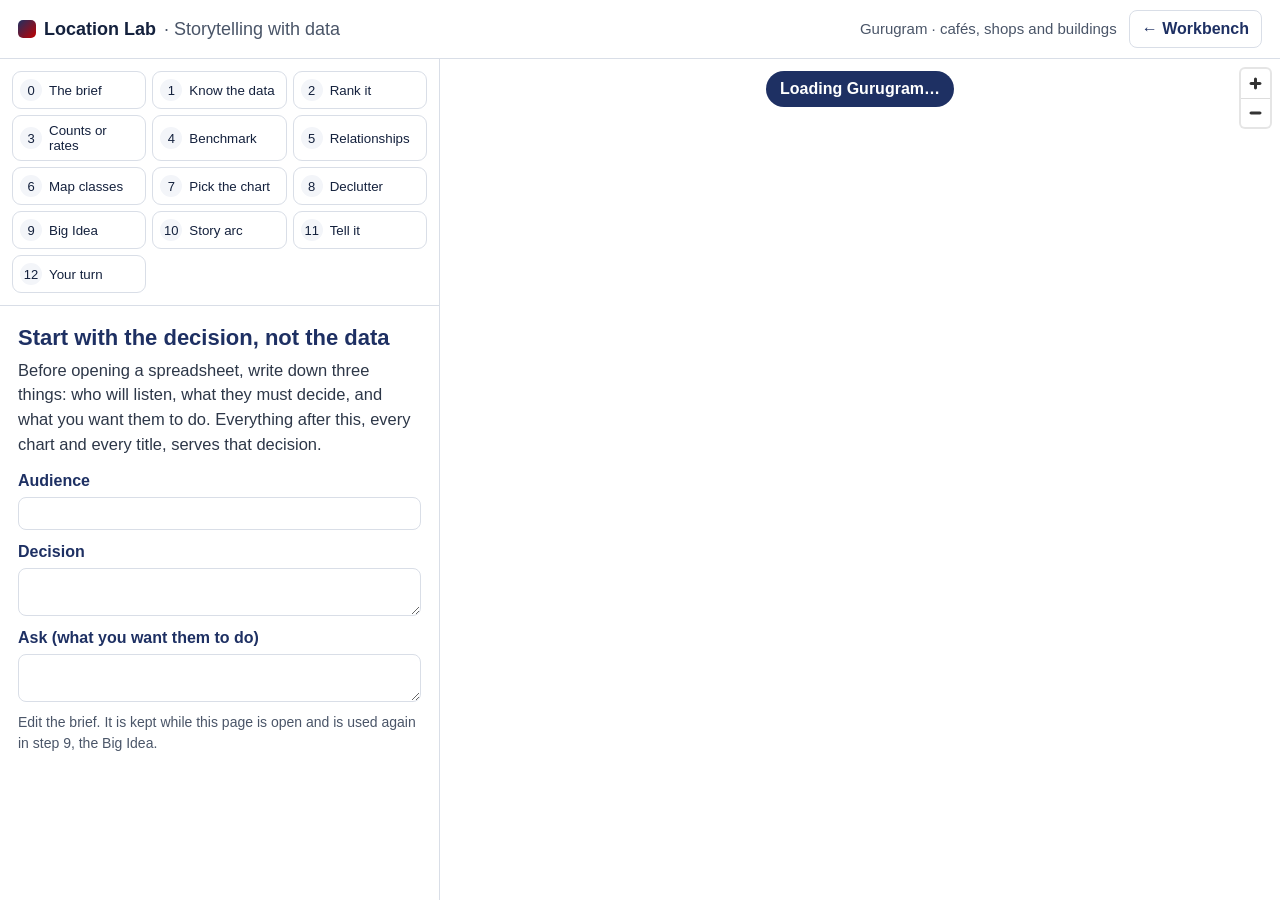
<file: story/index.html>
<!doctype html>
<html lang="en" data-theme="light">
<head>
<meta charset="utf-8">
<meta name="viewport" content="width=device-width, initial-scale=1">
<title>Storytelling with data · Location Lab</title>
<meta name="description" content="Business storytelling with data, step by step on Gurugram: where should a café chain open its next 10 outlets? From the brief to the data, the insight, the chart, the Big Idea and the story.">
<link rel="icon" href="data:,">
<link rel="stylesheet" href="../lib/maplibre-gl.css">
<link rel="stylesheet" href="story.css?v=2">
<script src="../lib/maplibre-gl.js"></script>
</head>
<body>
<header class="ga-top">
  <div class="ga-brand"><span class="ga-mark" aria-hidden="true"></span><b>Location Lab</b><span class="ga-sub">· Storytelling with data</span></div>
  <span class="ga-spacer"></span>
  <span class="st-topnote">Gurugram · cafés, shops and buildings</span>
  <a class="ga-ghost" href="../" rel="noopener">← Workbench</a>
</header>
<main class="ga-app">
  <aside class="ga-side">
    <nav class="ga-tabs" role="tablist" id="tabs"></nav>

    <section class="ga-pane" id="p-brief">
      <h2>Start with the decision, not the data</h2>
      <p class="ga-lead">Before opening a spreadsheet, write down three things: who will listen, what they must decide, and what you want them to do. Everything after this, every chart and every title, serves that decision.</p>
      <label class="st-f">Audience<input id="b-aud"></label>
      <label class="st-f">Decision<textarea id="b-dec" rows="2"></textarea></label>
      <label class="st-f">Ask (what you want them to do)<textarea id="b-ask" rows="2"></textarea></label>
      <p class="ga-note">Edit the brief. It is kept while this page is open and is used again in step 9, the Big Idea.</p>
    </section>

    <section class="ga-pane" id="p-data" hidden>
      <h2>Know your data</h2>
      <p class="ga-lead">Gurugram district is cut into 1,646 equal hexagons, each about 0.74 km², roughly the size of 100 football pitches. One row is one hexagon: how many buildings, shops and branded cafés it holds, and how far it is from a metro station.</p>
      <div class="ga-card"><h3>Sources</h3>Buildings, shops and eateries, and branded cafés: Overture Maps (release October 2026). Built-up land: ESA WorldCover 2021; newly built land: change 2017 to 2024. Metro stations and cafés: OpenStreetMap. Area names are approximate. <b>Shop and café counts are what the maps know about</b>, not a census: say so on the slide.</div>
      <div class="ga-card" id="data-tot"></div>
      <p class="ga-note">Click a column heading to show the top 15 hexagons by that column. Hover the map for any hexagon.</p>
    </section>

    <section class="ga-pane" id="p-rank" hidden>
      <h2>Rank it: find the extremes</h2>
      <p class="ga-lead">Sorting is the cheapest insight there is. Put the hexagons in order and compare them with the average hexagon: the story is at the top of the list, and in how far the top is from the rest.</p>
      <div class="ga-row"><span class="ga-lab">Measure</span><div class="ga-seg" id="rank-m"></div></div>
      <div class="ga-card" id="rank-out"></div>
    </section>

    <section class="ga-pane" id="p-rates" hidden>
      <h2>Counts or rates? Two stories</h2>
      <p class="ga-lead">A count tells you where the most is; a rate tells you where it is most intense for its size. Both are true. Choose the one that matches the decision, and say which one you used.</p>
      <div class="ga-row"><span class="ga-lab">Topic</span><div class="ga-seg" id="rates-t"><button data-v="cafes">Branded cafés</button><button data-v="shops">Shops</button></div></div>
      <div class="ga-row"><span class="ga-lab">Show as</span><div class="ga-seg" id="rates-m"><button data-v="count">Count</button><button data-v="rate">Rate</button></div></div>
      <div class="ga-card" id="rates-out"></div>
    </section>

    <section class="ga-pane" id="p-compare" hidden>
      <h2>Compare with a benchmark</h2>
      <p class="ga-lead">A number means little alone. Is 55% of cafés near the metro a lot? Only next to something: here, each zone's share of land, buildings and shops. When the bars do not match, there is a story.</p>
      <div class="ga-card" id="compare-out"></div>
    </section>

    <section class="ga-pane" id="p-relate" hidden>
      <h2>Look for relationships</h2>
      <p class="ga-lead">Do two things move together? Put one on each axis. Each dot is a hexagon. The line shows the trend; r measures how tight the link is, from −1 to +1. The dots far below the line are often the opportunity.</p>
      <div class="ga-row"><span class="ga-lab">Across</span><select id="rel-x" class="st-sel"></select></div>
      <div class="ga-row"><span class="ga-lab">Up</span><select id="rel-y" class="st-sel"></select></div>
      <div class="ga-card" id="relate-out"></div>
    </section>

    <section class="ga-pane" id="p-map" hidden>
      <h2>Map it, and watch the classes</h2>
      <p class="ga-lead">A colour map puts every hexagon into a few groups. Where you draw the lines between groups is a choice. With very uneven numbers like shops, one choice makes Gurugram look empty and another makes it look busy everywhere.</p>
      <div class="ga-row"><span class="ga-lab">Measure</span><select id="map-m" class="st-sel"></select></div>
      <div class="ga-row"><span class="ga-lab">Groups by</span><div class="ga-seg" id="map-meth"><button data-v="quantile">Equal counts</button><button data-v="equal">Equal steps</button><button data-v="jenks">Natural breaks</button></div></div>
      <div class="ga-row"><span class="ga-lab">Groups</span><div class="ga-seg" id="map-k"><button data-v="3">3</button><button data-v="4">4</button><button data-v="5">5</button><button data-v="6">6</button><button data-v="7">7</button></div></div>
      <div class="ga-card" id="map-out"></div>
    </section>

    <section class="ga-pane" id="p-chart" hidden>
      <h2>Choose the chart for the question</h2>
      <p class="ga-lead">The question decides the chart. Here the question is fixed: which areas have the most branded cafés? Try five ways of answering it and see which one answers at a glance.</p>
      <div class="ga-row"><div class="ga-seg" id="chart-c"><button data-v="pie">Pie</button><button data-v="table">Table</button><button data-v="bar">Sorted bar</button><button data-v="dot">Dot plot</button><button data-v="map">Map</button></div></div>
      <div class="ga-card" id="chart-out"></div>
    </section>

    <section class="ga-pane" id="p-declutter" hidden>
      <h2>Declutter and focus</h2>
      <p class="ga-lead">Every line, colour and word on a chart asks for attention. Take away what does not help, then spend colour only on the point you want remembered. Same data, five stages.</p>
      <div class="ga-row"><span class="ga-lab">Stage</span><div class="ga-seg" id="dec-s"><button data-v="1">1</button><button data-v="2">2</button><button data-v="3">3</button><button data-v="4">4</button><button data-v="5">5</button></div><button class="ga-primary" id="dec-next">Next →</button></div>
      <div class="ga-card" id="dec-out"></div>
    </section>

    <section class="ga-pane" id="p-bigidea" hidden>
      <h2>One sentence: the Big Idea</h2>
      <p class="ga-lead">If the CEO remembers one sentence, what should it be? Join your brief to one insight. The sentence names the audience, states the point and asks for the decision.</p>
      <div class="ga-row"><span class="ga-lab">Insight</span><select id="bi-ins" class="st-sel st-wide"></select></div>
      <div class="ga-card" id="bi-brief"></div>
      <p class="ga-note">Change the brief in step 0; the sentence follows.</p>
    </section>

    <section class="ga-pane" id="p-arc" hidden>
      <h2>Shape the story: setup, tension, resolution</h2>
      <p class="ga-lead">Good stories move. The setup says what everyone already accepts; the tension shows what is wrong with that picture; the resolution says what to do. One sentence carries it: And, But, Therefore.</p>
      <div class="ga-row"><span class="ga-lab">Insight</span><select id="arc-ins" class="st-sel st-wide"></select></div>
    </section>

    <section class="ga-pane" id="p-tell" hidden>
      <h2>Tell it</h2>
      <p class="ga-lead">Six frames, one idea each, in big type. The map moves to the places that matter. Use Next and Prev, or the arrow keys. Add <b>&amp;clean=1</b> to the address to hide the side panel.</p>
      <div class="ga-row"><span class="ga-lab">Frame</span><div class="ga-seg" id="tell-f"><button data-v="1">1</button><button data-v="2">2</button><button data-v="3">3</button><button data-v="4">4</button><button data-v="5">5</button><button data-v="6">6</button></div></div>
      <div class="ga-row"><button class="ga-ghostbtn" id="tell-clean">Present full screen</button></div>
    </section>

    <section class="ga-pane" id="p-yourturn" hidden>
      <h2>Your turn: a new brief</h2>
      <p class="ga-lead">Same Gurugram data, a different business. Each group picks one brief, finds the insight on the map, writes the Big Idea and storyboards three frames.</p>
      <div class="ga-row"><span class="ga-lab">Brief</span><select id="yt-b" class="st-sel st-wide"></select></div>
      <div class="ga-row"><span class="ga-lab">Map</span><select id="yt-m" class="st-sel"></select></div>
      <div class="ga-row"><span class="ga-lab">Show</span><div class="ga-seg" id="yt-v"><button data-v="map">Map and chart</button><button data-v="template">Group worksheet</button></div></div>
      <div class="ga-row"><label style="font-weight:600"><input type="checkbox" id="yt-c"> Also show the 459 OpenStreetMap cafés and restaurants</label></div>
      <div class="ga-card" id="yt-out"></div>
    </section>
  </aside>
  <div class="st-stage" id="stage" data-layout="map">
    <div id="chart" class="st-chart"></div>
    <div class="st-mapwrap" id="mapwrap">
      <div id="map"></div>
      <div id="legend" class="ga-legend" hidden></div>
      <div id="tellcard" class="st-tell" hidden></div>
    </div>
    <div id="busy" class="ga-busy">Loading Gurugram…</div>
  </div>
</main>
<script src="story.js?v=2"></script>
</body>
</html>
</file>
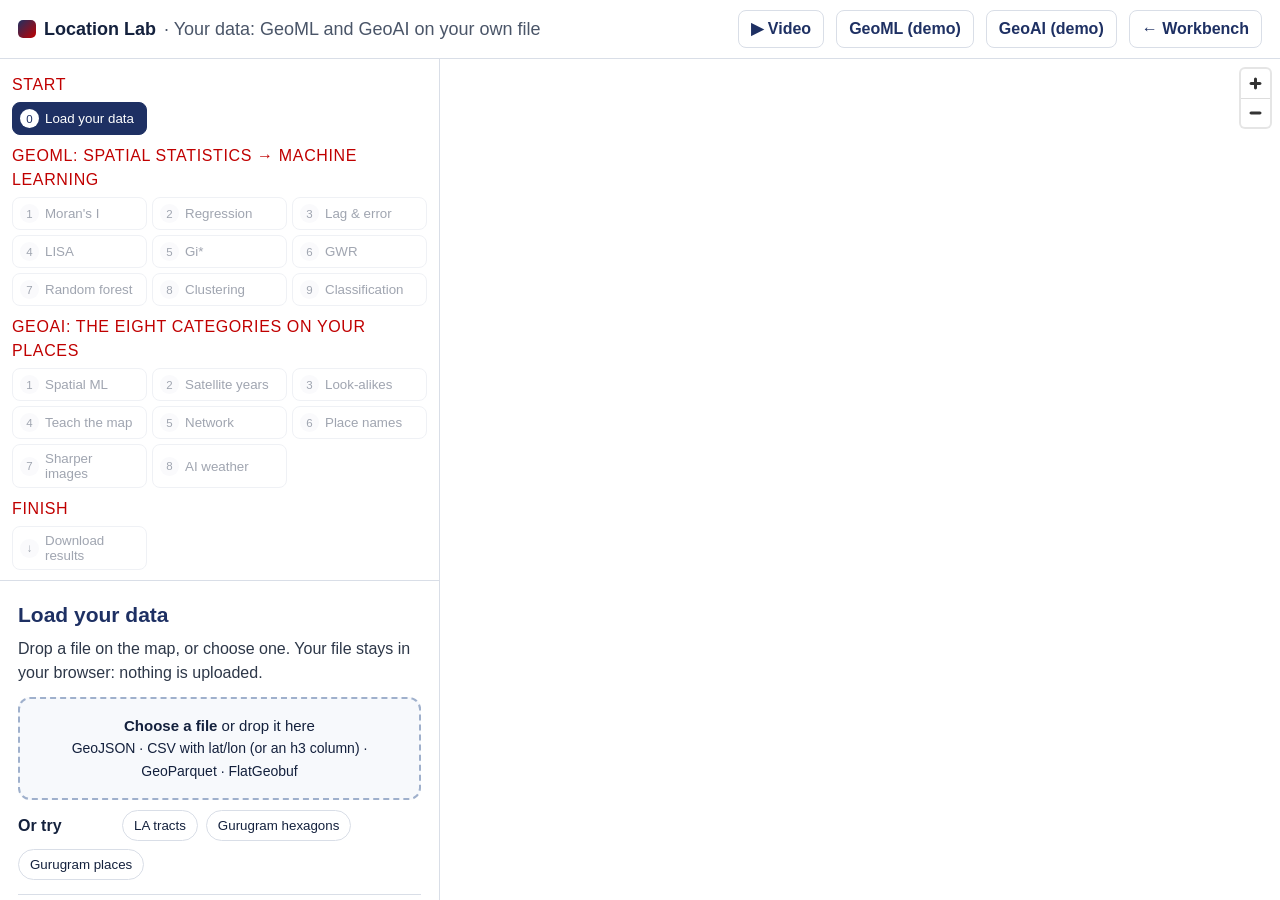
<file: yourdata/index.html>
<!doctype html>
<html lang="en" data-theme="light">
<head>
<meta charset="utf-8">
<meta name="viewport" content="width=device-width, initial-scale=1">
<title>Your data · GeoML and GeoAI · Location Lab</title>
<meta name="description" content="Bring your own file to Location Lab: run Moran's I, regression, spatial lag and error, LISA, Gi*, GWR, random forest, clustering and classification, and the GeoAI tabs, on your own places. Everything runs in your browser.">
<link rel="stylesheet" href="../lib/maplibre-gl.css">
<link rel="stylesheet" href="yd.css?v=1">
<script src="../lib/maplibre-gl.js"></script>
<script src="../lib/h3-js.umd.js"></script>
<script src="../lib/flatgeobuf-geojson.min.js"></script>
<script src="../lib/geotiff.js"></script>
</head>
<body>
<header class="ga-top">
  <div class="ga-brand"><span class="ga-mark" aria-hidden="true"></span><b>Location Lab</b><span class="ga-sub">· Your data: GeoML and GeoAI on your own file</span></div>
  <span class="ga-spacer"></span>
  <a class="ga-ghost" href="video/YourData_walkthrough.mp4" target="_blank" rel="noopener">▶ Video</a>
  <a class="ga-ghost" href="../geoml/" rel="noopener">GeoML (demo)</a>
  <a class="ga-ghost" href="../geoai/" rel="noopener">GeoAI (demo)</a>
  <a class="ga-ghost" href="../" rel="noopener">← Workbench</a>
</header>
<main class="ga-app">
  <aside class="ga-side">
    <nav class="yd-nav" id="nav">
      <div class="yd-grp">Start</div>
      <button data-t="load" class="on"><span>0</span>Load your data</button>
      <div class="yd-grp">GeoML: spatial statistics → machine learning</div>
      <button data-t="moran" disabled><span>1</span>Moran's I</button>
      <button data-t="ols" disabled><span>2</span>Regression</button>
      <button data-t="sar" disabled><span>3</span>Lag &amp; error</button>
      <button data-t="lisa" disabled><span>4</span>LISA</button>
      <button data-t="gi" disabled><span>5</span>Gi*</button>
      <button data-t="gwr" disabled><span>6</span>GWR</button>
      <button data-t="rf" disabled><span>7</span>Random forest</button>
      <button data-t="km" disabled><span>8</span>Clustering</button>
      <button data-t="cls" disabled><span>9</span>Classification</button>
      <div class="yd-grp">GeoAI: the eight categories on your places</div>
      <button data-t="g1" disabled><span>1</span>Spatial ML</button>
      <button data-t="g2" disabled><span>2</span>Satellite years</button>
      <button data-t="g3" disabled><span>3</span>Look-alikes</button>
      <button data-t="g4" disabled><span>4</span>Teach the map</button>
      <button data-t="g5" disabled><span>5</span>Network</button>
      <button data-t="g6" disabled><span>6</span>Place names</button>
      <button data-t="g7" disabled><span>7</span>Sharper images</button>
      <button data-t="g8" disabled><span>8</span>AI weather</button>
      <div class="yd-grp">Finish</div>
      <button data-t="exp" disabled><span>↓</span>Download results</button>
    </nav>

    <section class="ga-pane" id="p-load">
      <h2>Load your data</h2>
      <p class="ga-lead">Drop a file on the map, or choose one. Your file stays in your browser: nothing is uploaded.</p>
      <label class="yd-drop" id="drop"><input type="file" id="file" accept=".geojson,.json,.csv,.parquet,.fgb,.gz" hidden><b>Choose a file</b> or drop it here<br><span class="ga-small">GeoJSON · CSV with lat/lon (or an h3 column) · GeoParquet · FlatGeobuf</span></label>
      <div class="ga-row"><span class="ga-lab">Or try</span>
        <button class="ga-chip" data-sample="la_tracts.geojson">LA tracts</button>
        <button class="ga-chip" data-sample="gurugram_hexagons.csv">Gurugram hexagons</button>
        <button class="ga-chip" data-sample="gurugram_places.csv">Gurugram places</button>
      </div>
      <div id="load-info"></div>
      <div id="setup" hidden>
        <h3>Choose what to analyse</h3>
        <div class="ga-row"><span class="ga-lab">Explain (y)</span><select id="ysel"></select><label class="ga-small"><input type="checkbox" id="ylog"> use log</label></div>
        <div class="ga-lab" style="margin-top:6px">Explanatory variables (X)</div>
        <div id="xsel" class="yd-checks"></div>
        <div class="ga-row"><span class="ga-lab">Neighbours</span><input type="number" id="kk" min="3" max="30" value="8" style="width:64px"> <span class="ga-small">nearest places count as neighbours</span></div>
        <div class="ga-row"><button id="apply" class="ga-primary">Use these settings</button></div>
        <div id="apply-out" class="ga-small"></div>
      </div>
      <details class="yd-help" open>
        <summary>What file do I need?</summary>
        <p><b>One row per place.</b> Places can be polygons (tracts, wards, districts), points (stores, branches, sites) or H3 hexagons (a column named <code>h3</code>).</p>
        <p><b>Numbers for the statistics.</b> One column to explain (sales, price, footfall, default rate) and a few to explain it with (income, distance, density…). At least 30 places; 200+ is better.</p>
        <p><b>Optional: satellite embeddings.</b> Columns <code>A00</code>–<code>A63</code> (AlphaEarth, exported from Google Earth Engine) switch on look-alikes, teach-the-map and the embedding step of the random forest. The deck has a ready prompt to export them.</p>
        <p><b>Optional: a name column</b> lets the Place names tab find your places in text.</p>
        <p>Download a sample to see the format: <a href="samples/la_tracts.geojson" download>LA tracts (GeoJSON)</a> · <a href="samples/gurugram_hexagons.csv" download>Gurugram hexagons (CSV)</a> · <a href="samples/gurugram_places.csv" download>Gurugram places (CSV)</a></p>
      </details>
    </section>

    <section class="ga-pane" id="p-moran" hidden><h2>Global Moran's I</h2><p class="ga-lead">Are neighbouring places alike? Click a place to see its neighbours and its dot in the scatter.</p><div id="moran-out" class="ga-card"></div><canvas id="moran-sc" class="gm-sc" width="800" height="640"></canvas></section>
    <section class="ga-pane" id="p-ols" hidden><h2>Ordinary regression</h2><p class="ga-lead">y explained by your X variables. The map shows the mistakes: red = above the model, blue = below.</p><div id="ols-out" class="ga-card"></div></section>
    <section class="ga-pane" id="p-sar" hidden><h2>Spatial lag and spatial error</h2><p class="ga-lead">Both models add the neighbours (maximum likelihood). Switch the map to compare the mistakes.</p><div class="ga-row"><div class="ga-seg" id="sar-m"><button data-m="ols" class="on">Ordinary</button><button data-m="lag">Spatial lag</button><button data-m="err">Spatial error</button></div></div><div id="sar-out" class="ga-card"></div></section>
    <section class="ga-pane" id="p-lisa" hidden><h2>Local Moran (LISA)</h2><p class="ga-lead">Where are the clusters of high and low y? p &lt; 0.05, 499 permutations.</p><div id="lisa-out" class="ga-card"></div></section>
    <section class="ga-pane" id="p-gi" hidden><h2>Getis-Ord Gi*</h2><p class="ga-lead">Hot spots and cold spots of y among each place and its neighbours.</p><div id="gi-out" class="ga-card"></div></section>
    <section class="ga-pane" id="p-gwr" hidden><h2>Geographically weighted regression</h2><p class="ga-lead">One regression per place on its nearest places. The bandwidth (how many) is chosen by AICc.</p><div class="ga-row"><button id="gwr-run" class="ga-primary">Fit GWR</button><span id="gwr-prog" class="ga-small"></span></div><div class="ga-row"><span class="ga-lab">Map</span><select id="gwr-v"></select></div><div id="gwr-out" class="ga-card"></div></section>
    <section class="ga-pane" id="p-rf" hidden><h2>Random forest</h2><p class="ga-lead">100 trees, scored on places held out of training (5-fold cross-validation). Add geography and compare.</p><div class="ga-row"><div class="ga-seg" id="rf-s"><button data-s="base" class="on">X only</button><button data-s="sp">+ neighbours' averages</button><button data-s="emb">+ embeddings</button></div></div><div class="ga-row"><button id="rf-run" class="ga-primary">Run</button><span id="rf-prog" class="ga-small"></span></div><div id="rf-out" class="ga-card"></div></section>
    <section class="ga-pane" id="p-km" hidden><h2>Clustering (k-means)</h2><p class="ga-lead">Groups your places by y and X (standardised). No labels needed.</p><div class="ga-row"><span class="ga-lab">Clusters k</span><input type="range" id="km-k" min="2" max="9" value="5"><b id="km-kv">5</b><button id="km-run" class="ga-primary">Run</button></div><div class="ga-row"><label class="ga-small"><input type="checkbox" id="km-emb"> cluster on embeddings instead</label></div><div id="km-out" class="ga-card"></div></section>
    <section class="ga-pane" id="p-cls" hidden><h2>Classification</h2><p class="ga-lead">Is a place in the top group of y? A random forest classifier, scored on held-out places.</p><div class="ga-row"><span class="ga-lab">Top</span><input type="range" id="cls-q" min="10" max="50" step="5" value="25"><b id="cls-qv">25%</b><button id="cls-run" class="ga-primary">Run</button></div><div id="cls-out" class="ga-card"></div></section>

    <section class="ga-pane" id="p-g1" hidden><h2>1 · Spatially explicit ML</h2><p class="ga-lead">GeoAI category 1 on your data is the GeoML sequence: start with Moran's I, then GWR (local effects) and the random forest with neighbours' averages.</p><div class="ga-row"><button class="ga-primary" data-go="gwr">Open GWR</button><button class="ga-ghostbtn" data-go="rf">Open random forest</button></div></section>
    <section class="ga-pane" id="p-g2" hidden><h2>2 · Satellite years at your places</h2><p class="ga-lead">Your places over cloud-free Sentinel-2 images (10 m) of different years. Click a place to zoom in, then switch years to see what changed.</p><div class="ga-row"><span class="ga-lab">Year</span><div class="ga-seg" id="g2-y"><button data-y="2018">2018</button><button data-y="2020">2020</button><button data-y="2022">2022</button><button data-y="2024" class="on">2024</button></div></div><div class="ga-row"><span class="ga-lab">Outline</span><input type="range" id="g2-o" min="0" max="100" value="60"></div><div id="g2-out" class="ga-card">Click a place on the map.</div></section>
    <section class="ga-pane" id="p-g3" hidden><h2>3 · Look-alike places</h2><p class="ga-lead">Click a place: every other place is coloured by how alike it is. Uses embeddings (A00–A63) if your file has them, otherwise your standardised y and X.</p><div id="g3-out" class="ga-card">Click a place on the map.</div></section>
    <section class="ga-pane" id="p-g4" hidden><h2>4 · Teach the map</h2><p class="ga-lead">Pick a class, click a few example places, then label all places by the nearest class average (embeddings if present, otherwise y and X).</p><div class="ga-row"><div class="ga-seg" id="g4-c"><button data-c="0" class="on"><i style="background:#c00000"></i>Class A</button><button data-c="1"><i style="background:#e6ab02"></i>Class B</button><button data-c="2"><i style="background:#1b9e77"></i>Class C</button></div></div><div class="ga-row"><button id="g4-run" class="ga-primary">Label all places</button><button id="g4-clr" class="ga-ghostbtn">Clear</button></div><div class="ga-row"><span class="ga-lab">Compare with</span><select id="g4-ref"><option value="">(no column)</option></select></div><div id="g4-out" class="ga-card">No examples yet.</div></section>
    <section class="ga-pane" id="p-g5" hidden><h2>5 · Network of your places</h2><p class="ga-lead">Each place is linked to its nearest neighbours: a graph. Click a place and add rounds of message passing, as a graph neural network does.</p><div class="ga-row"><span class="ga-lab">Rounds</span><input type="range" id="g5-k" min="0" max="5" value="2"><b id="g5-kv">2</b></div><div id="g5-out" class="ga-card">Click a place on the map.</div></section>
    <section class="ga-pane" id="p-g6" hidden><h2>6 · Find your places in text</h2><p class="ga-lead">Your file's name column becomes the gazetteer. Paste any text (news, reviews, complaints) and press Find.</p><div class="ga-row"><span class="ga-lab">Name column</span><select id="g6-col"></select></div><textarea id="g6-txt" rows="6" class="yd-ta"></textarea><div class="ga-row"><button id="g6-run" class="ga-primary">Find places</button></div><div id="g6-out" class="ga-card"></div></section>
    <section class="ga-pane" id="p-g7" hidden><h2>7 · Sharper images</h2><p class="ga-lead">Click a place to zoom in, then blend from the 10 m satellite image to the sub-metre aerial image: the detail a super-resolution model must create.</p><div class="ga-row"><span class="ga-lab">Blend</span><span class="ga-small">10 m</span><input type="range" id="g7-a" min="0" max="100" value="0"><span class="ga-small">&lt;1 m</span></div><div id="g7-out" class="ga-card">Click a place on the map.</div></section>
    <section class="ga-pane" id="p-g8" hidden><h2>8 · AI weather at your places</h2><p class="ga-lead">ECMWF's AI model (AIFS) for up to 50 of your places, live from Open-Meteo: tomorrow's highest temperature and rain. Click a place for its 7-day chart from three models.</p><div class="ga-row"><button id="g8-run" class="ga-primary">Get forecasts</button><span id="g8-prog" class="ga-small"></span></div><canvas id="g8-c" class="gm-sc" width="820" height="460" hidden></canvas><div id="g8-out" class="ga-card"></div></section>

    <section class="ga-pane" id="p-exp" hidden><h2>Download results</h2><p class="ga-lead">Your file plus every result you ran (mistakes, LISA and Gi* classes, GWR effects, predictions, clusters, similarity, labels, forecasts) as new columns.</p><div class="ga-row"><button id="exp-geo" class="ga-primary">GeoJSON</button><button id="exp-csv" class="ga-ghostbtn">CSV</button></div><div id="exp-out" class="ga-card"></div></section>
  </aside>
  <div class="ga-mapwrap">
    <div id="map"></div>
    <div id="legend" class="ga-legend" hidden></div>
    <div id="busy" class="ga-busy" hidden>Working…</div>
  </div>
</main>
<script type="module" src="yd.js?v=2"></script>
</body>
</html>
</file>
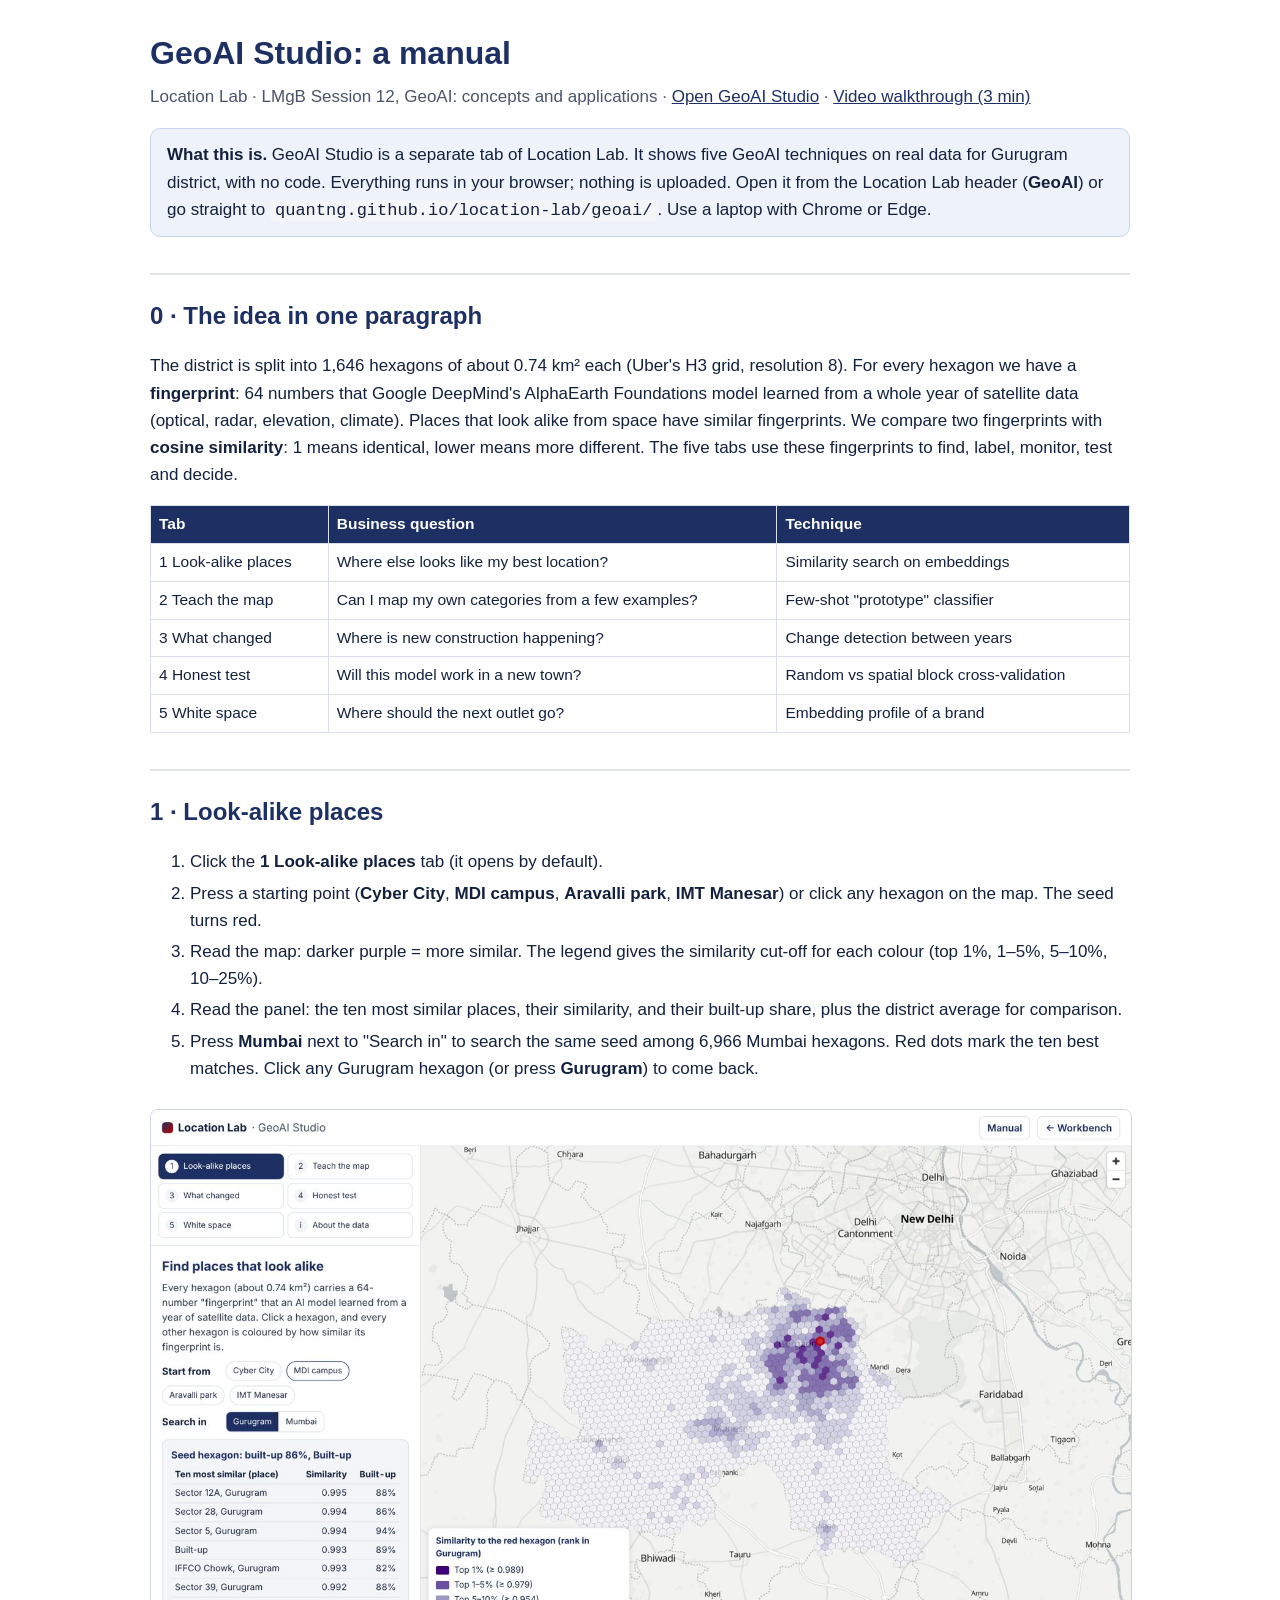
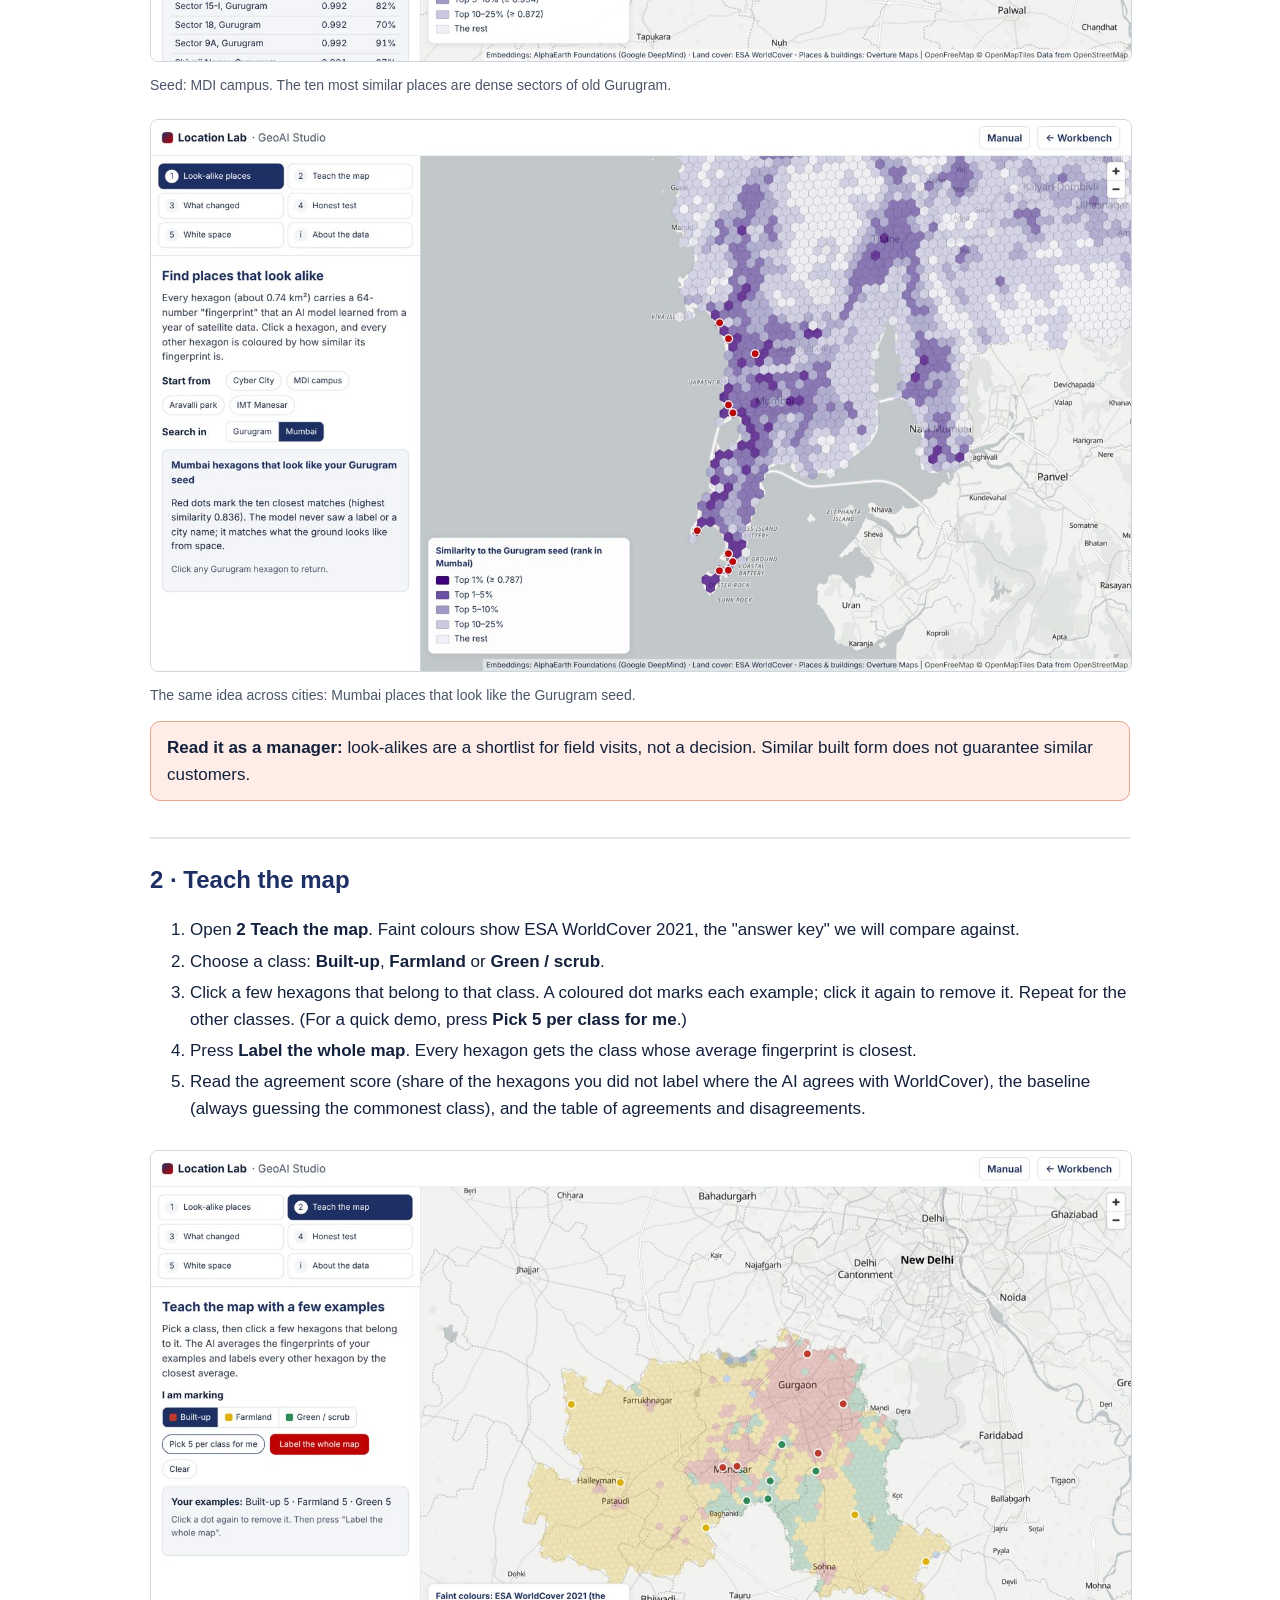
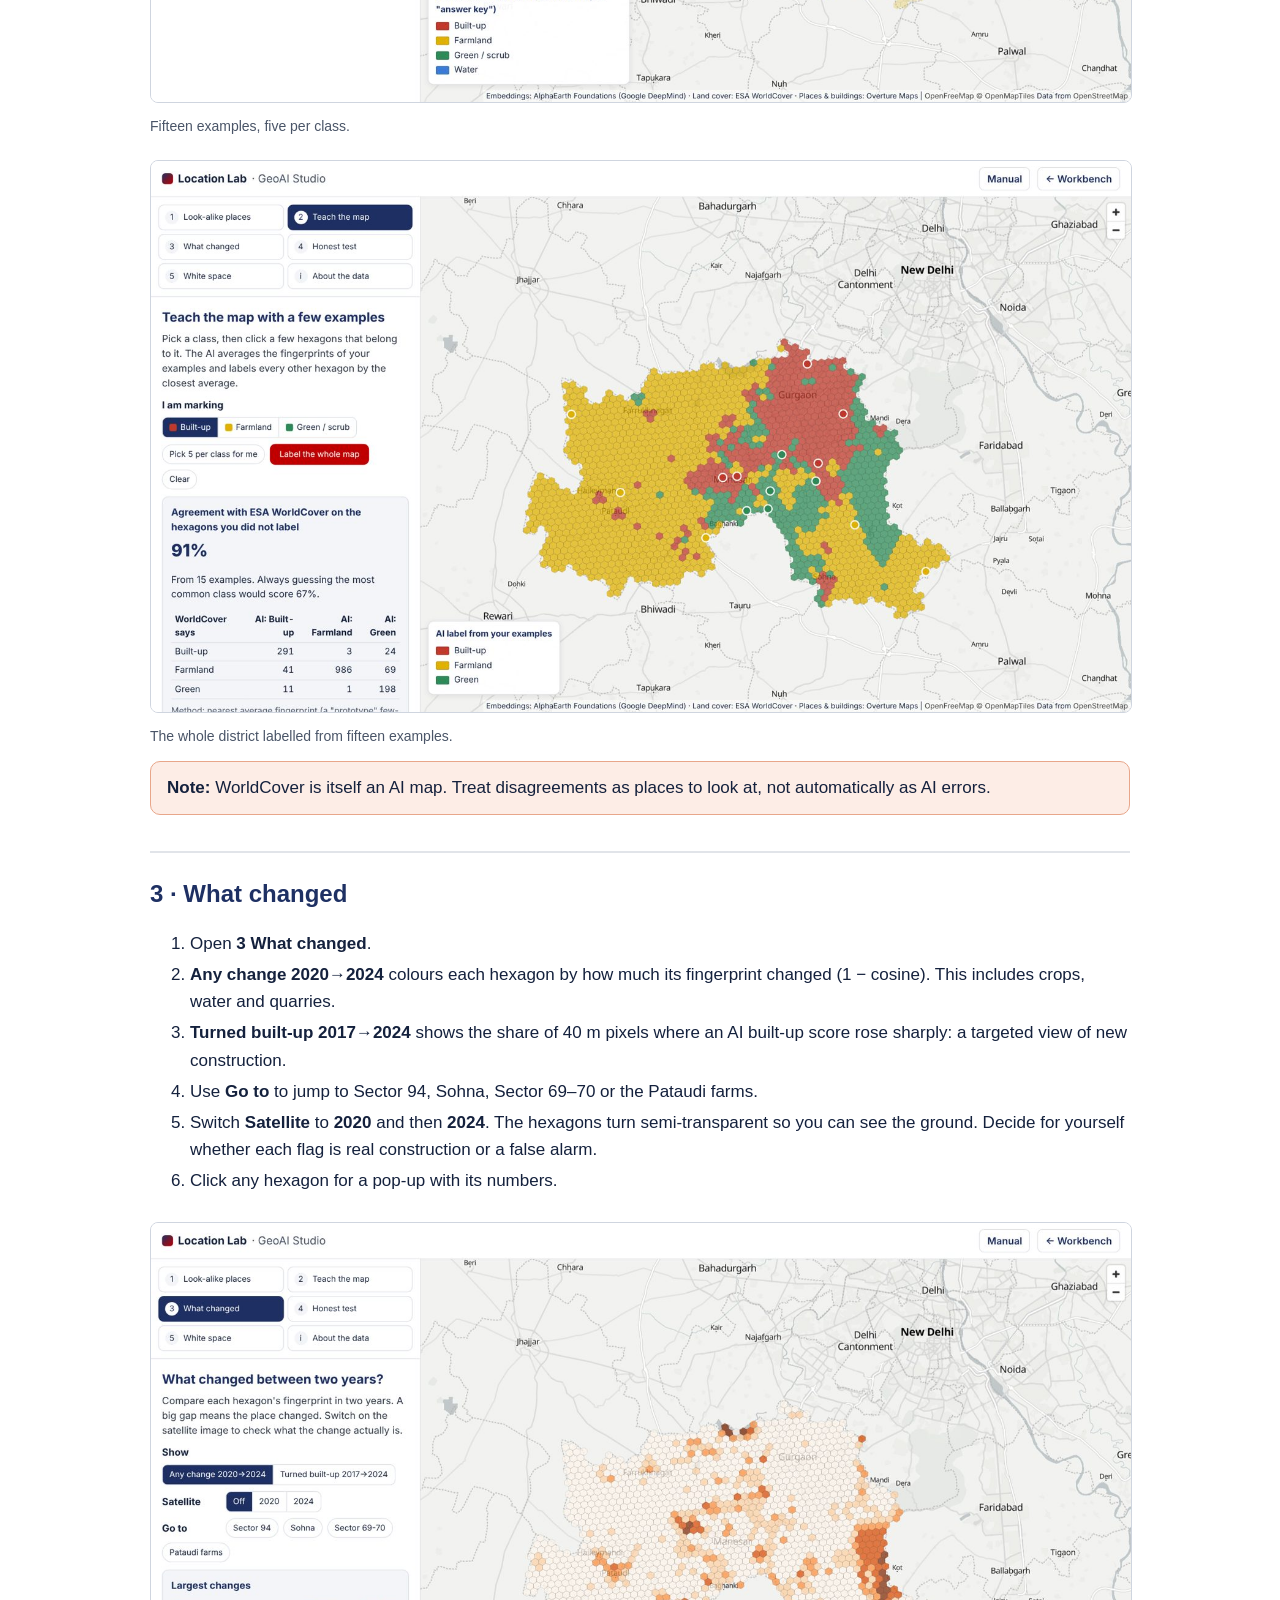
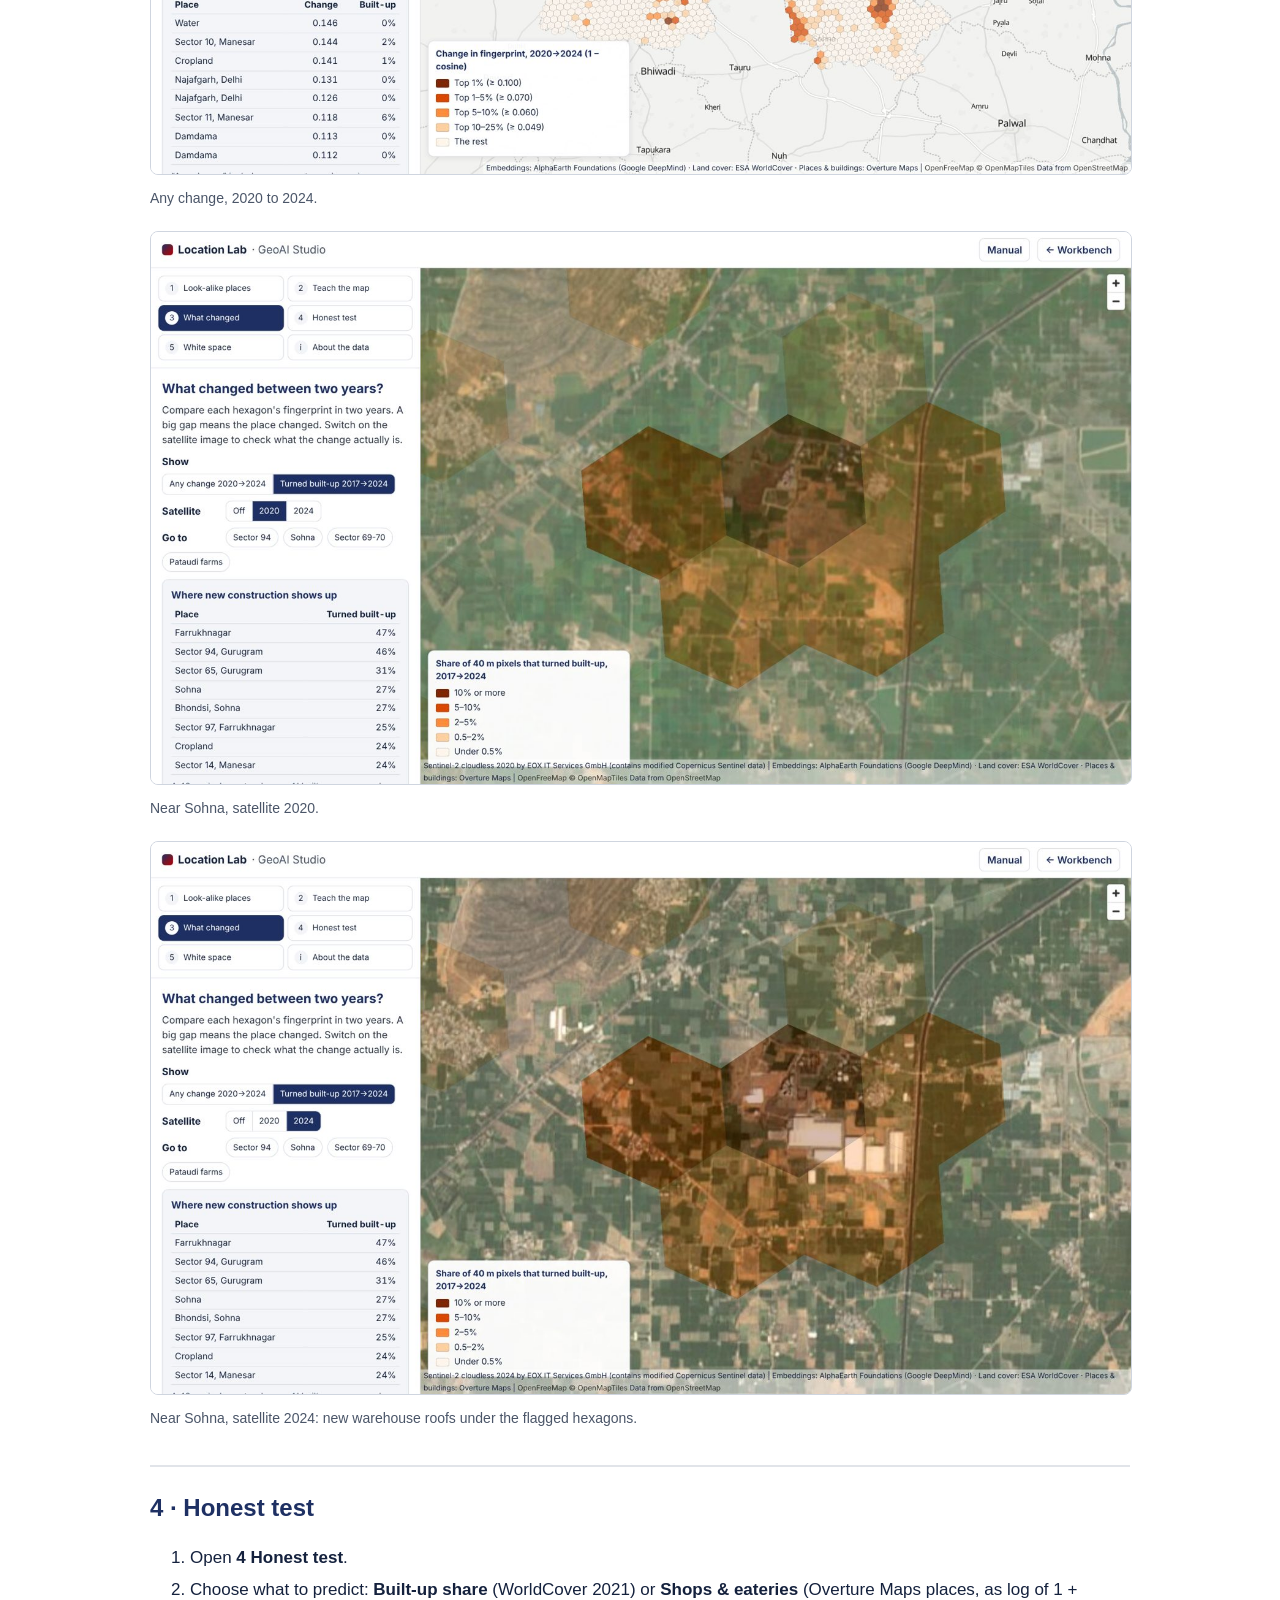
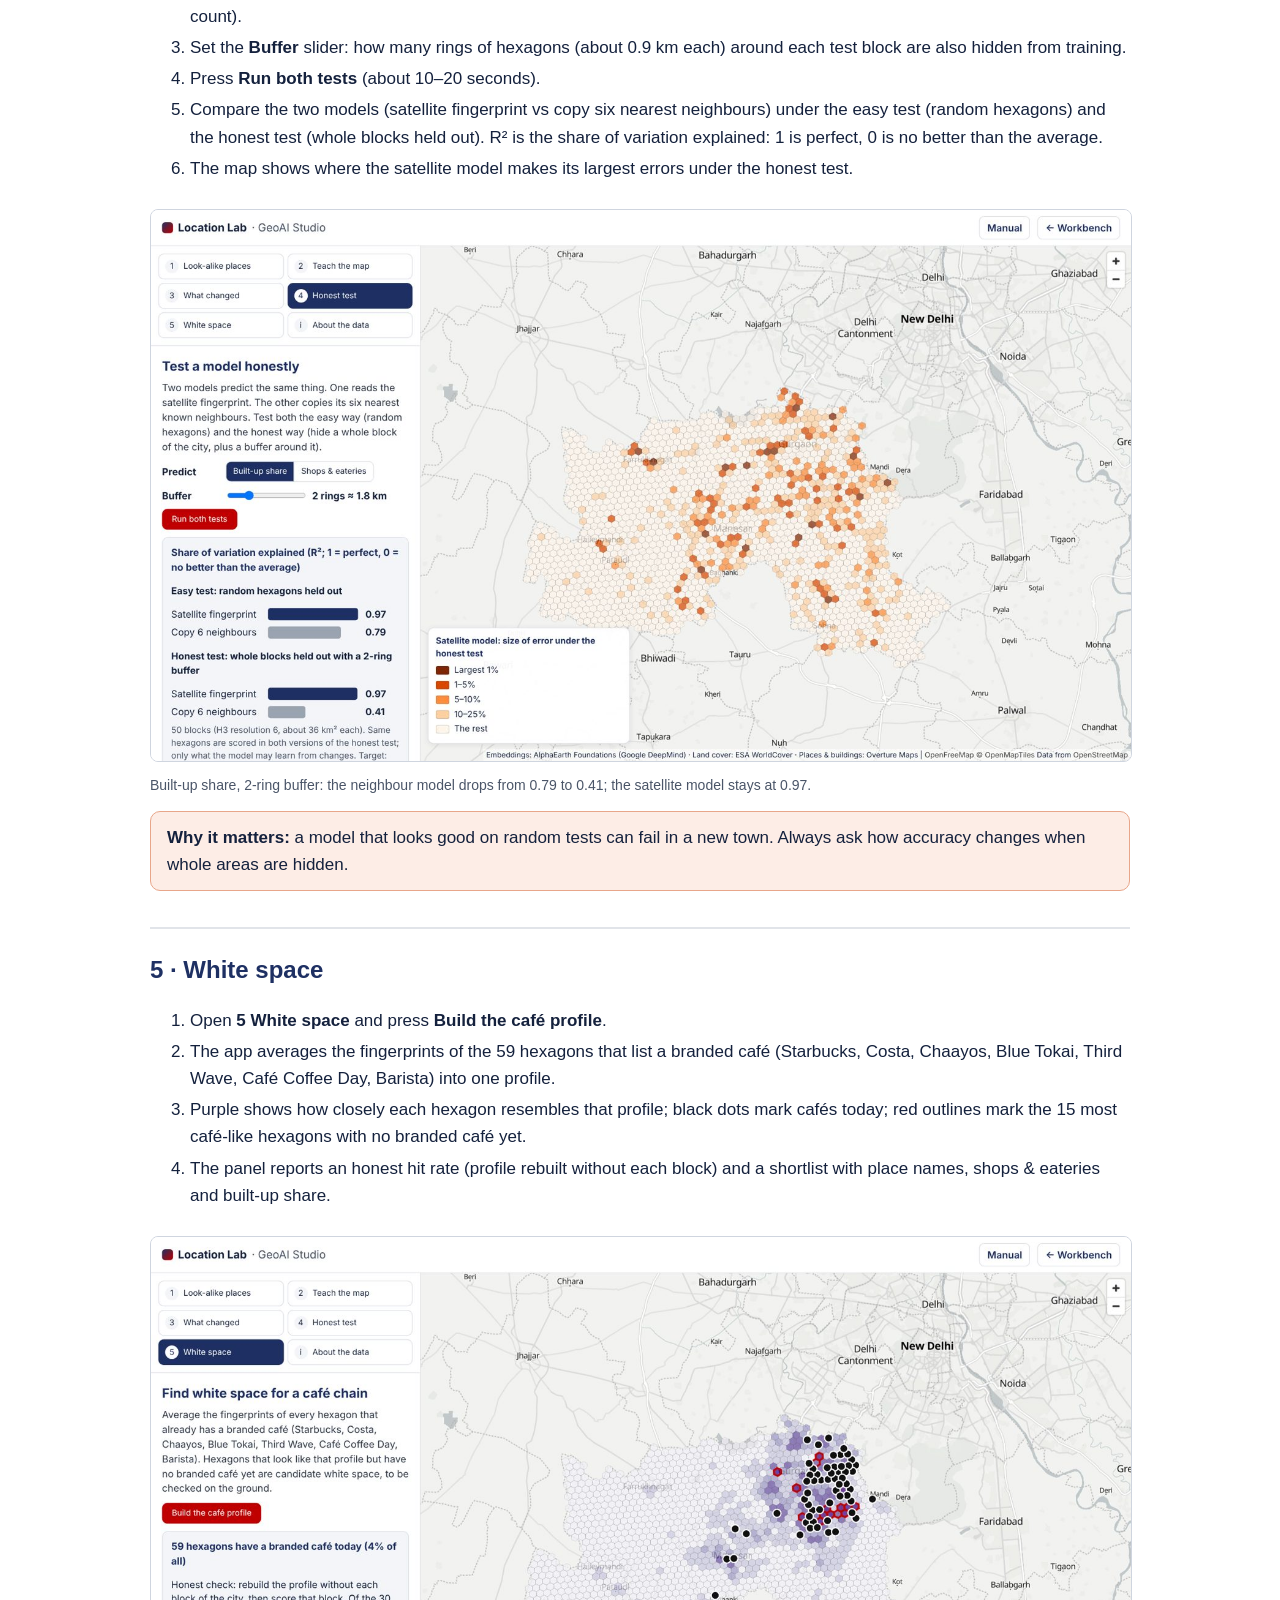
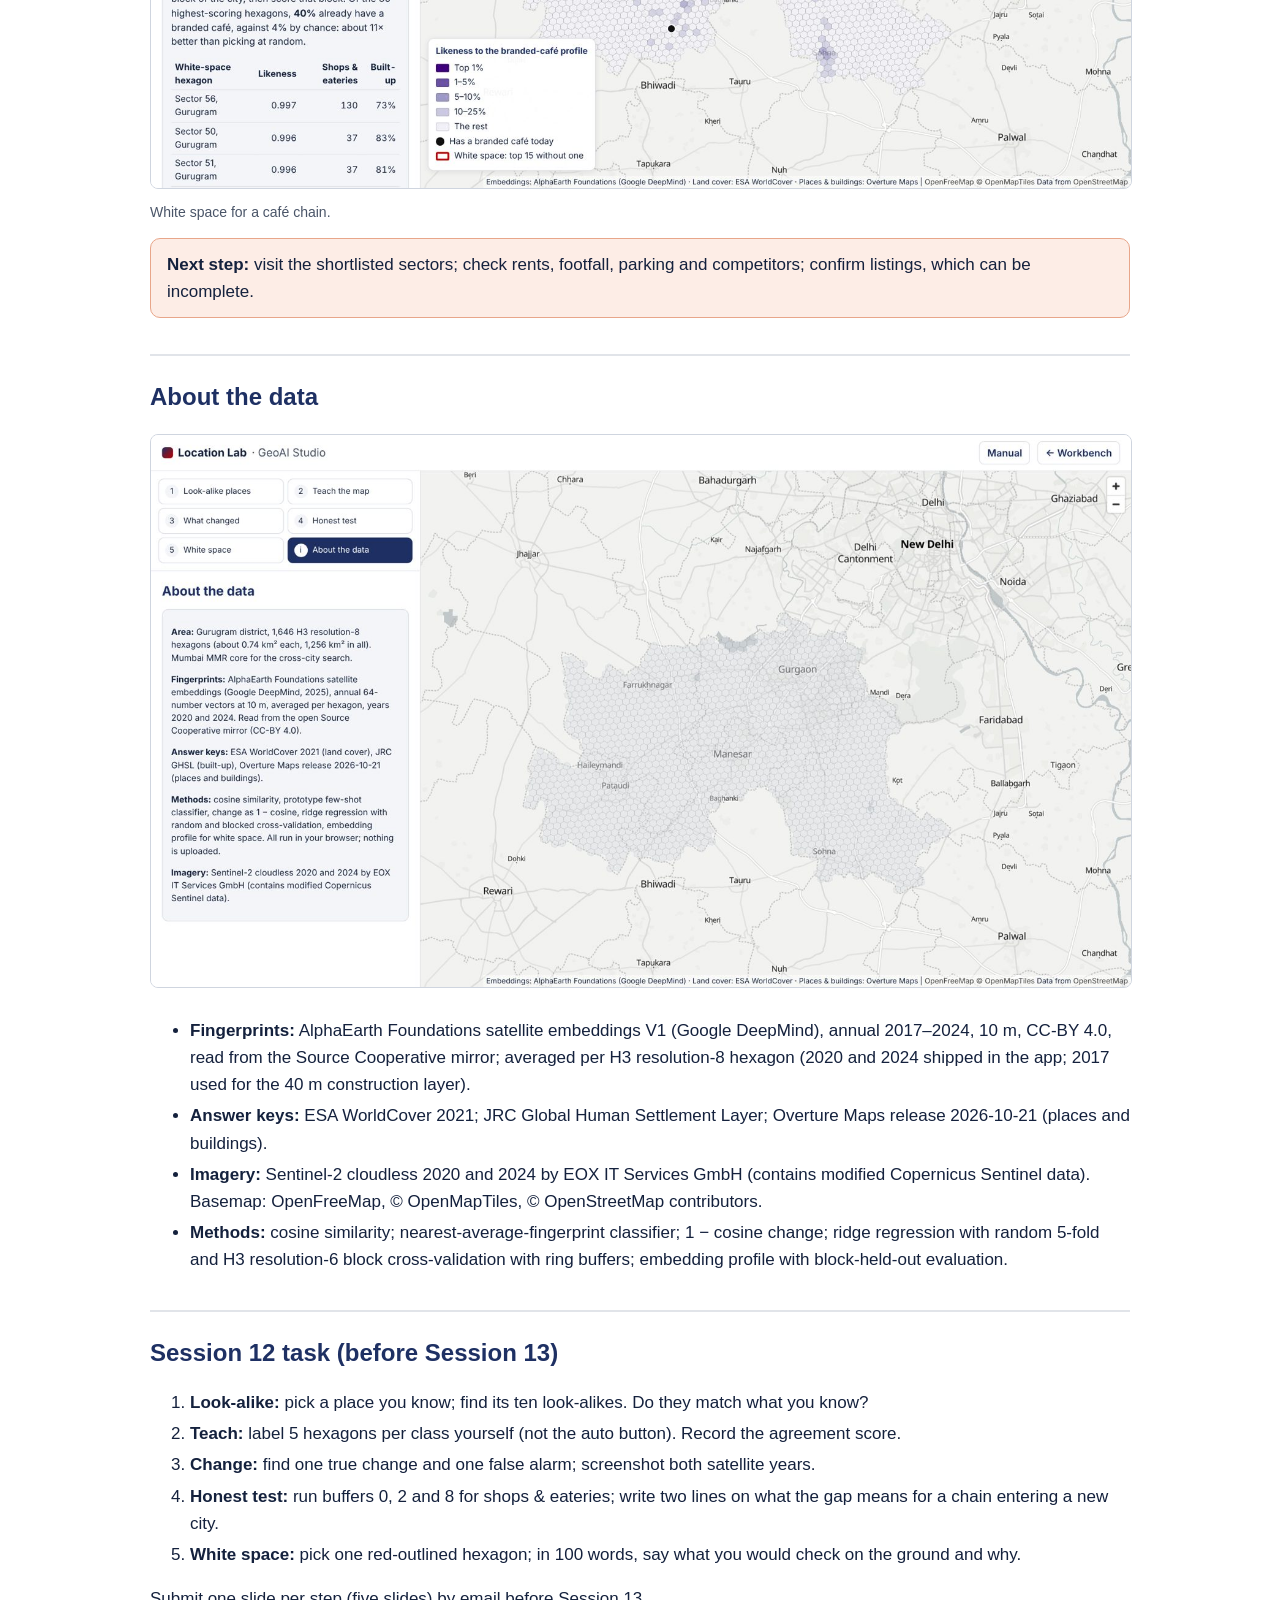
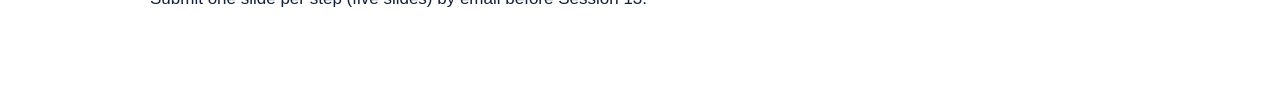
<file: geoai/manual.html>
<!doctype html>
<html lang="en">
<head>
<meta charset="utf-8">
<meta name="viewport" content="width=device-width, initial-scale=1">
<title>GeoAI Studio · Manual · Location Lab</title>
<style>
body{font:17px/1.6 "Segoe UI",Calibri,Arial,sans-serif;color:#14213d;max-width:980px;margin:0 auto;padding:28px 22px 60px;background:#fff}
h1{color:#1e3063;font-size:32px;margin:0 0 4px}
h2{color:#1e3063;font-size:24px;margin:36px 0 8px;border-top:2px solid #e1e4e9;padding-top:22px}
h3{color:#c00000;font-size:18px;margin:20px 0 6px}
.sub{color:#4a5568;margin:0 0 18px}
img{width:100%;border:1px solid #cfd5df;border-radius:8px;margin:10px 0 4px}
.cap{font-size:14px;color:#4a5568;margin:0 0 12px}
ol li,ul li{margin:4px 0}
.box{background:#eef3fb;border:1px solid #c6d5ee;border-radius:10px;padding:12px 16px;margin:14px 0}
.key{background:#fdede6;border:1px solid #e8a68a;border-radius:10px;padding:12px 16px;margin:14px 0}
code{background:#f3f5f9;padding:1px 5px;border-radius:4px}
table{border-collapse:collapse;width:100%;font-size:15.5px}td,th{border:1px solid #d9dee7;padding:6px 8px;text-align:left}th{background:#1e3063;color:#fff}
a{color:#1e3063}
@media print{body{max-width:none;padding:0 6mm}h2{break-before:page}img{max-height:118mm;object-fit:contain}}
</style>
</head>
<body>
<h1>GeoAI Studio: a manual</h1>
<p class="sub">Location Lab · LMgB Session 12, GeoAI: concepts and applications · <a href="./">Open GeoAI Studio</a> · <a href="video/GeoAI_Studio_walkthrough.mp4">Video walkthrough (3 min)</a></p>

<div class="box"><b>What this is.</b> GeoAI Studio is a separate tab of Location Lab. It shows five GeoAI techniques on real data for Gurugram district, with no code. Everything runs in your browser; nothing is uploaded. Open it from the Location Lab header (<b>GeoAI</b>) or go straight to <code>quantng.github.io/location-lab/geoai/</code>. Use a laptop with Chrome or Edge.</div>

<h2>0 · The idea in one paragraph</h2>
<p>The district is split into 1,646 hexagons of about 0.74 km² each (Uber's H3 grid, resolution 8). For every hexagon we have a <b>fingerprint</b>: 64 numbers that Google DeepMind's AlphaEarth Foundations model learned from a whole year of satellite data (optical, radar, elevation, climate). Places that look alike from space have similar fingerprints. We compare two fingerprints with <b>cosine similarity</b>: 1 means identical, lower means more different. The five tabs use these fingerprints to find, label, monitor, test and decide.</p>
<table><tr><th>Tab</th><th>Business question</th><th>Technique</th></tr>
<tr><td>1 Look-alike places</td><td>Where else looks like my best location?</td><td>Similarity search on embeddings</td></tr>
<tr><td>2 Teach the map</td><td>Can I map my own categories from a few examples?</td><td>Few-shot "prototype" classifier</td></tr>
<tr><td>3 What changed</td><td>Where is new construction happening?</td><td>Change detection between years</td></tr>
<tr><td>4 Honest test</td><td>Will this model work in a new town?</td><td>Random vs spatial block cross-validation</td></tr>
<tr><td>5 White space</td><td>Where should the next outlet go?</td><td>Embedding profile of a brand</td></tr></table>

<h2>1 · Look-alike places</h2>
<ol>
<li>Click the <b>1 Look-alike places</b> tab (it opens by default).</li>
<li>Press a starting point (<b>Cyber City</b>, <b>MDI campus</b>, <b>Aravalli park</b>, <b>IMT Manesar</b>) or click any hexagon on the map. The seed turns red.</li>
<li>Read the map: darker purple = more similar. The legend gives the similarity cut-off for each colour (top 1%, 1–5%, 5–10%, 10–25%).</li>
<li>Read the panel: the ten most similar places, their similarity, and their built-up share, plus the district average for comparison.</li>
<li>Press <b>Mumbai</b> next to "Search in" to search the same seed among 6,966 Mumbai hexagons. Red dots mark the ten best matches. Click any Gurugram hexagon (or press <b>Gurugram</b>) to come back.</li>
</ol>
<img src="img/d1_sim.jpg" alt="Look-alike places from the MDI campus"><p class="cap">Seed: MDI campus. The ten most similar places are dense sectors of old Gurugram.</p>
<img src="img/d1_mum.jpg" alt="Mumbai look-alikes"><p class="cap">The same idea across cities: Mumbai places that look like the Gurugram seed.</p>
<div class="key"><b>Read it as a manager:</b> look-alikes are a shortlist for field visits, not a decision. Similar built form does not guarantee similar customers.</div>

<h2>2 · Teach the map</h2>
<ol>
<li>Open <b>2 Teach the map</b>. Faint colours show ESA WorldCover 2021, the "answer key" we will compare against.</li>
<li>Choose a class: <b>Built-up</b>, <b>Farmland</b> or <b>Green / scrub</b>.</li>
<li>Click a few hexagons that belong to that class. A coloured dot marks each example; click it again to remove it. Repeat for the other classes. (For a quick demo, press <b>Pick 5 per class for me</b>.)</li>
<li>Press <b>Label the whole map</b>. Every hexagon gets the class whose average fingerprint is closest.</li>
<li>Read the agreement score (share of the hexagons you did not label where the AI agrees with WorldCover), the baseline (always guessing the commonest class), and the table of agreements and disagreements.</li>
</ol>
<img src="img/d2_examples.jpg" alt="Examples placed"><p class="cap">Fifteen examples, five per class.</p>
<img src="img/d2_teach.jpg" alt="Map labelled from examples"><p class="cap">The whole district labelled from fifteen examples.</p>
<div class="key"><b>Note:</b> WorldCover is itself an AI map. Treat disagreements as places to look at, not automatically as AI errors.</div>

<h2>3 · What changed</h2>
<ol>
<li>Open <b>3 What changed</b>.</li>
<li><b>Any change 2020→2024</b> colours each hexagon by how much its fingerprint changed (1 − cosine). This includes crops, water and quarries.</li>
<li><b>Turned built-up 2017→2024</b> shows the share of 40 m pixels where an AI built-up score rose sharply: a targeted view of new construction.</li>
<li>Use <b>Go to</b> to jump to Sector 94, Sohna, Sector 69–70 or the Pataudi farms.</li>
<li>Switch <b>Satellite</b> to <b>2020</b> and then <b>2024</b>. The hexagons turn semi-transparent so you can see the ground. Decide for yourself whether each flag is real construction or a false alarm.</li>
<li>Click any hexagon for a pop-up with its numbers.</li>
</ol>
<img src="img/d3_any.jpg" alt="Any change map"><p class="cap">Any change, 2020 to 2024.</p>
<img src="img/d3_sohna20.jpg" alt="Sohna 2020"><p class="cap">Near Sohna, satellite 2020.</p>
<img src="img/d3_sohna24.jpg" alt="Sohna 2024"><p class="cap">Near Sohna, satellite 2024: new warehouse roofs under the flagged hexagons.</p>

<h2>4 · Honest test</h2>
<ol>
<li>Open <b>4 Honest test</b>.</li>
<li>Choose what to predict: <b>Built-up share</b> (WorldCover 2021) or <b>Shops &amp; eateries</b> (Overture Maps places, as log of 1 + count).</li>
<li>Set the <b>Buffer</b> slider: how many rings of hexagons (about 0.9 km each) around each test block are also hidden from training.</li>
<li>Press <b>Run both tests</b> (about 10–20 seconds).</li>
<li>Compare the two models (satellite fingerprint vs copy six nearest neighbours) under the easy test (random hexagons) and the honest test (whole blocks held out). R² is the share of variation explained: 1 is perfect, 0 is no better than the average.</li>
<li>The map shows where the satellite model makes its largest errors under the honest test.</li>
</ol>
<img src="img/d4_test.jpg" alt="Honest test"><p class="cap">Built-up share, 2-ring buffer: the neighbour model drops from 0.79 to 0.41; the satellite model stays at 0.97.</p>
<div class="key"><b>Why it matters:</b> a model that looks good on random tests can fail in a new town. Always ask how accuracy changes when whole areas are hidden.</div>

<h2>5 · White space</h2>
<ol>
<li>Open <b>5 White space</b> and press <b>Build the café profile</b>.</li>
<li>The app averages the fingerprints of the 59 hexagons that list a branded café (Starbucks, Costa, Chaayos, Blue Tokai, Third Wave, Café Coffee Day, Barista) into one profile.</li>
<li>Purple shows how closely each hexagon resembles that profile; black dots mark cafés today; red outlines mark the 15 most café-like hexagons with no branded café yet.</li>
<li>The panel reports an honest hit rate (profile rebuilt without each block) and a shortlist with place names, shops &amp; eateries and built-up share.</li>
</ol>
<img src="img/d5_ws.jpg" alt="White space"><p class="cap">White space for a café chain.</p>
<div class="key"><b>Next step:</b> visit the shortlisted sectors; check rents, footfall, parking and competitors; confirm listings, which can be incomplete.</div>

<h2>About the data</h2>
<img src="img/d6_about.jpg" alt="About the data">
<ul>
<li><b>Fingerprints:</b> AlphaEarth Foundations satellite embeddings V1 (Google DeepMind), annual 2017–2024, 10 m, CC-BY 4.0, read from the Source Cooperative mirror; averaged per H3 resolution-8 hexagon (2020 and 2024 shipped in the app; 2017 used for the 40 m construction layer).</li>
<li><b>Answer keys:</b> ESA WorldCover 2021; JRC Global Human Settlement Layer; Overture Maps release 2026-10-21 (places and buildings).</li>
<li><b>Imagery:</b> Sentinel-2 cloudless 2020 and 2024 by EOX IT Services GmbH (contains modified Copernicus Sentinel data). Basemap: OpenFreeMap, © OpenMapTiles, © OpenStreetMap contributors.</li>
<li><b>Methods:</b> cosine similarity; nearest-average-fingerprint classifier; 1 − cosine change; ridge regression with random 5-fold and H3 resolution-6 block cross-validation with ring buffers; embedding profile with block-held-out evaluation.</li>
</ul>

<h2>Session 12 task (before Session 13)</h2>
<ol>
<li><b>Look-alike:</b> pick a place you know; find its ten look-alikes. Do they match what you know?</li>
<li><b>Teach:</b> label 5 hexagons per class yourself (not the auto button). Record the agreement score.</li>
<li><b>Change:</b> find one true change and one false alarm; screenshot both satellite years.</li>
<li><b>Honest test:</b> run buffers 0, 2 and 8 for shops &amp; eateries; write two lines on what the gap means for a chain entering a new city.</li>
<li><b>White space:</b> pick one red-outlined hexagon; in 100 words, say what you would check on the ground and why.</li>
</ol>
<p>Submit one slide per step (five slides) by email before Session 13.</p>
</body>
</html>
</file>
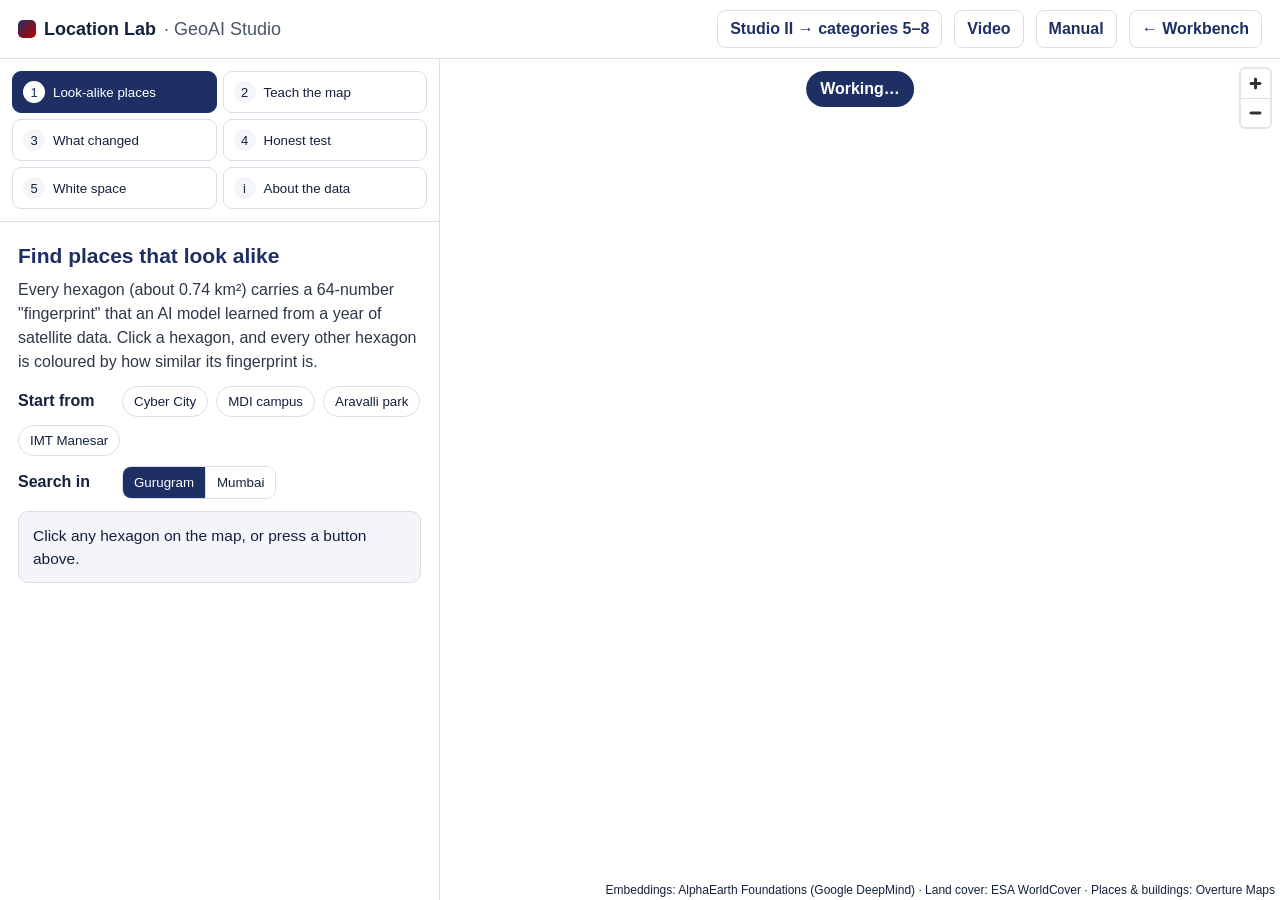
<file: geoai/studio.html>
<!doctype html>
<html lang="en" data-theme="light">
<head>
<meta charset="utf-8">
<meta name="viewport" content="width=device-width, initial-scale=1">
<title>GeoAI Studio · Location Lab</title>
<meta name="description" content="Five GeoAI techniques on real Indian data, in the browser: look-alike places, teach the map, what changed, honest testing and white space.">
<link rel="stylesheet" href="../lib/maplibre-gl.css">
<link rel="stylesheet" href="geoai.css?v=1">
<script src="../lib/maplibre-gl.js"></script>
<script src="../lib/embed.js?v=1"></script>
<script src="../lib/h3-js.umd.js"></script>
</head>
<body>
<header class="ga-top">
  <div class="ga-brand"><span class="ga-mark" aria-hidden="true"></span><b>Location Lab</b><span class="ga-sub">· GeoAI Studio</span></div>
  <span class="ga-spacer"></span>
  <a class="ga-ghost" href="../geoai2/" rel="noopener"><b>Studio II →</b> categories 5–8</a>
  <a class="ga-ghost" href="video/GeoAI_Studio_walkthrough.mp4" target="_blank" rel="noopener">Video</a>
  <a class="ga-ghost" href="manual.html" target="_blank" rel="noopener">Manual</a>
  <a class="ga-ghost" href="../" rel="noopener">← Workbench</a>
</header>
<main class="ga-app">
  <aside class="ga-side">
    <nav class="ga-tabs" role="tablist">
      <button role="tab" data-t="sim" aria-selected="true"><span>1</span>Look-alike places</button>
      <button role="tab" data-t="teach" aria-selected="false"><span>2</span>Teach the map</button>
      <button role="tab" data-t="chg" aria-selected="false"><span>3</span>What changed</button>
      <button role="tab" data-t="test" aria-selected="false"><span>4</span>Honest test</button>
      <button role="tab" data-t="ws" aria-selected="false"><span>5</span>White space</button>
      <button role="tab" data-t="about" aria-selected="false"><span>i</span>About the data</button>
    </nav>

    <!-- 1 -->
    <section class="ga-pane" id="p-sim">
      <h2>Find places that look alike</h2>
      <p class="ga-lead">Every hexagon (about 0.74 km²) carries a 64-number "fingerprint" that an AI model learned from a year of satellite data. Click a hexagon, and every other hexagon is coloured by how similar its fingerprint is.</p>
      <div class="ga-row"><span class="ga-lab">Start from</span>
        <button class="ga-chip" data-seed="28.4973,77.0918">Cyber City</button>
        <button class="ga-chip" data-seed="28.4721,77.0590">MDI campus</button>
        <button class="ga-chip" data-seed="28.4948,77.1182">Aravalli park</button>
        <button class="ga-chip" data-seed="28.3672,76.9207">IMT Manesar</button>
      </div>
      <div class="ga-row"><span class="ga-lab">Search in</span>
        <div class="ga-seg"><button id="sim-ggn" class="on">Gurugram</button><button id="sim-mum">Mumbai</button></div>
      </div>
      <div id="sim-out" class="ga-card">Click any hexagon on the map, or press a button above.</div>
    </section>

    <!-- 2 -->
    <section class="ga-pane" id="p-teach" hidden>
      <h2>Teach the map with a few examples</h2>
      <p class="ga-lead">Pick a class, then click a few hexagons that belong to it. The AI averages the fingerprints of your examples and labels every other hexagon by the closest average.</p>
      <div class="ga-row"><span class="ga-lab">I am marking</span>
        <div class="ga-seg" id="teach-cls">
          <button data-c="Built-up" class="on"><i style="background:#c0392b"></i>Built-up</button>
          <button data-c="Farmland"><i style="background:#e0b100"></i>Farmland</button>
          <button data-c="Green"><i style="background:#2e8b57"></i>Green / scrub</button>
        </div>
      </div>
      <div class="ga-row">
        <button id="teach-auto" class="ga-ghostbtn">Pick 5 per class for me</button>
        <button id="teach-run" class="ga-primary">Label the whole map</button>
        <button id="teach-clear" class="ga-ghostbtn">Clear</button>
      </div>
      <div id="teach-out" class="ga-card">No examples yet.</div>
    </section>

    <!-- 3 -->
    <section class="ga-pane" id="p-chg" hidden>
      <h2>What changed between two years?</h2>
      <p class="ga-lead">Compare each hexagon's fingerprint in two years. A big gap means the place changed. Switch on the satellite image to check what the change actually is.</p>
      <div class="ga-row"><span class="ga-lab">Show</span>
        <div class="ga-seg" id="chg-mode">
          <button data-m="any" class="on">Any change 2020→2024</button>
          <button data-m="built">Turned built-up 2017→2024</button>
        </div>
      </div>
      <div class="ga-row"><span class="ga-lab">Satellite</span>
        <div class="ga-seg" id="chg-sat">
          <button data-s="none" class="on">Off</button><button data-s="2020">2020</button><button data-s="2024">2024</button>
        </div>
      </div>
      <div class="ga-row"><span class="ga-lab">Go to</span>
        <button class="ga-chip" data-fly="28.421,76.9295,14">Sector 94</button>
        <button class="ga-chip" data-fly="28.2594,77.1615,14">Sohna</button>
        <button class="ga-chip" data-fly="28.3977,77.0727,14">Sector 69-70</button>
        <button class="ga-chip" data-fly="28.3801,76.6621,14">Pataudi farms</button>
      </div>
      <div id="chg-out" class="ga-card"></div>
    </section>

    <!-- 4 -->
    <section class="ga-pane" id="p-test" hidden>
      <h2>Test a model honestly</h2>
      <p class="ga-lead">Two models predict the same thing. One reads the satellite fingerprint. The other copies its six nearest known neighbours. Test both the easy way (random hexagons) and the honest way (hide a whole block of the city, plus a buffer around it).</p>
      <div class="ga-row"><span class="ga-lab">Predict</span>
        <div class="ga-seg" id="test-y">
          <button data-y="built" class="on">Built-up share</button>
          <button data-y="shops">Shops &amp; eateries</button>
        </div>
      </div>
      <div class="ga-row"><span class="ga-lab">Buffer</span>
        <input type="range" id="test-k" min="0" max="8" step="1" value="2"><b id="test-kv">2 rings ≈ 1.8 km</b>
      </div>
      <div class="ga-row"><button id="test-run" class="ga-primary">Run both tests</button></div>
      <div id="test-out" class="ga-card">Press "Run both tests".</div>
    </section>

    <!-- 5 -->
    <section class="ga-pane" id="p-ws" hidden>
      <h2>Find white space for a café chain</h2>
      <p class="ga-lead">Average the fingerprints of every hexagon that already has a branded café (Starbucks, Costa, Chaayos, Blue Tokai, Third Wave, Café Coffee Day, Barista). Hexagons that look like that profile but have no branded café yet are candidate white space, to be checked on the ground.</p>
      <div class="ga-row"><button id="ws-run" class="ga-primary">Build the café profile</button></div>
      <div id="ws-out" class="ga-card">Press the button.</div>
    </section>

    <section class="ga-pane" id="p-about" hidden>
      <h2>About the data</h2>
      <div id="about-out" class="ga-card ga-small"></div>
    </section>
  </aside>
  <div class="ga-mapwrap">
    <div id="map"></div>
    <div id="legend" class="ga-legend" hidden></div>
    <div id="busy" class="ga-busy" hidden>Working…</div>
  </div>
</main>
<script type="module" src="geoai.js?v=1"></script>
</body>
</html>
</file>
<file: lib/maplibre-gl.css>
.maplibregl-map{font:12px/20px Helvetica Neue,Arial,Helvetica,sans-serif;overflow:hidden;position:relative;-webkit-tap-highlight-color:rgb(0 0 0/0)}.maplibregl-canvas{left:0;position:absolute;top:0}.maplibregl-map:fullscreen{height:100%;width:100%}.maplibregl-ctrl-group button.maplibregl-ctrl-compass{touch-action:none}.maplibregl-canvas-container.maplibregl-interactive,.maplibregl-ctrl-group button.maplibregl-ctrl-compass{cursor:grab;-webkit-user-select:none;-moz-user-select:none;user-select:none}.maplibregl-canvas-container.maplibregl-interactive.maplibregl-track-pointer{cursor:pointer}.maplibregl-canvas-container.maplibregl-interactive:active,.maplibregl-ctrl-group button.maplibregl-ctrl-compass:active{cursor:grabbing}.maplibregl-canvas-container.maplibregl-touch-zoom-rotate,.maplibregl-canvas-container.maplibregl-touch-zoom-rotate .maplibregl-canvas{touch-action:pan-x pan-y}.maplibregl-canvas-container.maplibregl-touch-drag-pan,.maplibregl-canvas-container.maplibregl-touch-drag-pan .maplibregl-canvas{touch-action:pinch-zoom}.maplibregl-canvas-container.maplibregl-touch-zoom-rotate.maplibregl-touch-drag-pan,.maplibregl-canvas-container.maplibregl-touch-zoom-rotate.maplibregl-touch-drag-pan .maplibregl-canvas{touch-action:none}.maplibregl-canvas-container.maplibregl-touch-drag-pan.maplibregl-cooperative-gestures,.maplibregl-canvas-container.maplibregl-touch-drag-pan.maplibregl-cooperative-gestures .maplibregl-canvas{touch-action:pan-x pan-y}.maplibregl-ctrl-bottom-left,.maplibregl-ctrl-bottom-right,.maplibregl-ctrl-top-left,.maplibregl-ctrl-top-right{pointer-events:none;position:absolute;z-index:2}.maplibregl-ctrl-top-left{left:0;top:0}.maplibregl-ctrl-top-right{right:0;top:0}.maplibregl-ctrl-bottom-left{bottom:0;left:0}.maplibregl-ctrl-bottom-right{bottom:0;right:0}.maplibregl-ctrl{clear:both;pointer-events:auto;transform:translate(0)}.maplibregl-ctrl-top-left .maplibregl-ctrl{float:left;margin:10px 0 0 10px}.maplibregl-ctrl-top-right .maplibregl-ctrl{float:right;margin:10px 10px 0 0}.maplibregl-ctrl-bottom-left .maplibregl-ctrl{float:left;margin:0 0 10px 10px}.maplibregl-ctrl-bottom-right .maplibregl-ctrl{float:right;margin:0 10px 10px 0}.maplibregl-ctrl-group{background:#fff;border-radius:4px}.maplibregl-ctrl-group:not(:empty){box-shadow:0 0 0 2px rgba(0,0,0,.1)}@media (forced-colors:active){.maplibregl-ctrl-group:not(:empty){box-shadow:0 0 0 2px ButtonText}}.maplibregl-ctrl-group button{background-color:transparent;border:0;box-sizing:border-box;cursor:pointer;display:block;height:29px;outline:none;padding:0;width:29px}.maplibregl-ctrl-group button+button{border-top:1px solid #ddd}.maplibregl-ctrl button .maplibregl-ctrl-icon{background-position:50%;background-repeat:no-repeat;display:block;height:100%;width:100%}@media (forced-colors:active){.maplibregl-ctrl-icon{background-color:transparent}.maplibregl-ctrl-group button+button{border-top:1px solid ButtonText}}.maplibregl-ctrl button::-moz-focus-inner{border:0;padding:0}.maplibregl-ctrl-attrib-button:focus,.maplibregl-ctrl-group button:focus{box-shadow:0 0 2px 2px #0096ff}.maplibregl-ctrl button:disabled{cursor:not-allowed}.maplibregl-ctrl button:disabled .maplibregl-ctrl-icon{opacity:.25}.maplibregl-ctrl button:not(:disabled):hover{background-color:rgb(0 0 0/5%)}.maplibregl-ctrl-group button:focus:focus-visible{box-shadow:0 0 2px 2px #0096ff}.maplibregl-ctrl-group button:focus:not(:focus-visible){box-shadow:none}.maplibregl-ctrl-group button:focus:first-child{border-radius:4px 4px 0 0}.maplibregl-ctrl-group button:focus:last-child{border-radius:0 0 4px 4px}.maplibregl-ctrl-group button:focus:only-child{border-radius:inherit}.maplibregl-ctrl button.maplibregl-ctrl-zoom-out .maplibregl-ctrl-icon{background-image:url("data:image/svg+xml;charset=utf-8,%3Csvg xmlns='http://www.w3.org/2000/svg' width='29' height='29' fill='%23333' viewBox='0 0 29 29'%3E%3Cpath d='M10 13c-.75 0-1.5.75-1.5 1.5S9.25 16 10 16h9c.75 0 1.5-.75 1.5-1.5S19.75 13 19 13z'/%3E%3C/svg%3E")}.maplibregl-ctrl button.maplibregl-ctrl-zoom-in .maplibregl-ctrl-icon{background-image:url("data:image/svg+xml;charset=utf-8,%3Csvg xmlns='http://www.w3.org/2000/svg' width='29' height='29' fill='%23333' viewBox='0 0 29 29'%3E%3Cpath d='M14.5 8.5c-.75 0-1.5.75-1.5 1.5v3h-3c-.75 0-1.5.75-1.5 1.5S9.25 16 10 16h3v3c0 .75.75 1.5 1.5 1.5S16 19.75 16 19v-3h3c.75 0 1.5-.75 1.5-1.5S19.75 13 19 13h-3v-3c0-.75-.75-1.5-1.5-1.5'/%3E%3C/svg%3E")}@media (forced-colors:active){.maplibregl-ctrl button.maplibregl-ctrl-zoom-out .maplibregl-ctrl-icon{background-image:url("data:image/svg+xml;charset=utf-8,%3Csvg xmlns='http://www.w3.org/2000/svg' width='29' height='29' fill='%23fff' viewBox='0 0 29 29'%3E%3Cpath d='M10 13c-.75 0-1.5.75-1.5 1.5S9.25 16 10 16h9c.75 0 1.5-.75 1.5-1.5S19.75 13 19 13z'/%3E%3C/svg%3E")}.maplibregl-ctrl button.maplibregl-ctrl-zoom-in .maplibregl-ctrl-icon{background-image:url("data:image/svg+xml;charset=utf-8,%3Csvg xmlns='http://www.w3.org/2000/svg' width='29' height='29' fill='%23fff' viewBox='0 0 29 29'%3E%3Cpath d='M14.5 8.5c-.75 0-1.5.75-1.5 1.5v3h-3c-.75 0-1.5.75-1.5 1.5S9.25 16 10 16h3v3c0 .75.75 1.5 1.5 1.5S16 19.75 16 19v-3h3c.75 0 1.5-.75 1.5-1.5S19.75 13 19 13h-3v-3c0-.75-.75-1.5-1.5-1.5'/%3E%3C/svg%3E")}}@media (forced-colors:active) and (prefers-color-scheme:light){.maplibregl-ctrl button.maplibregl-ctrl-zoom-out .maplibregl-ctrl-icon{background-image:url("data:image/svg+xml;charset=utf-8,%3Csvg xmlns='http://www.w3.org/2000/svg' width='29' height='29' viewBox='0 0 29 29'%3E%3Cpath d='M10 13c-.75 0-1.5.75-1.5 1.5S9.25 16 10 16h9c.75 0 1.5-.75 1.5-1.5S19.75 13 19 13z'/%3E%3C/svg%3E")}.maplibregl-ctrl button.maplibregl-ctrl-zoom-in .maplibregl-ctrl-icon{background-image:url("data:image/svg+xml;charset=utf-8,%3Csvg xmlns='http://www.w3.org/2000/svg' width='29' height='29' viewBox='0 0 29 29'%3E%3Cpath d='M14.5 8.5c-.75 0-1.5.75-1.5 1.5v3h-3c-.75 0-1.5.75-1.5 1.5S9.25 16 10 16h3v3c0 .75.75 1.5 1.5 1.5S16 19.75 16 19v-3h3c.75 0 1.5-.75 1.5-1.5S19.75 13 19 13h-3v-3c0-.75-.75-1.5-1.5-1.5'/%3E%3C/svg%3E")}}.maplibregl-ctrl button.maplibregl-ctrl-fullscreen .maplibregl-ctrl-icon{background-image:url("data:image/svg+xml;charset=utf-8,%3Csvg xmlns='http://www.w3.org/2000/svg' width='29' height='29' fill='%23333' viewBox='0 0 29 29'%3E%3Cpath d='M24 16v5.5c0 1.75-.75 2.5-2.5 2.5H16v-1l3-1.5-4-5.5 1-1 5.5 4 1.5-3zM6 16l1.5 3 5.5-4 1 1-4 5.5 3 1.5v1H7.5C5.75 24 5 23.25 5 21.5V16zm7-11v1l-3 1.5 4 5.5-1 1-5.5-4L6 13H5V7.5C5 5.75 5.75 5 7.5 5zm11 2.5c0-1.75-.75-2.5-2.5-2.5H16v1l3 1.5-4 5.5 1 1 5.5-4 1.5 3h1z'/%3E%3C/svg%3E")}.maplibregl-ctrl button.maplibregl-ctrl-shrink .maplibregl-ctrl-icon{background-image:url("data:image/svg+xml;charset=utf-8,%3Csvg xmlns='http://www.w3.org/2000/svg' width='29' height='29' viewBox='0 0 29 29'%3E%3Cpath d='M18.5 16c-1.75 0-2.5.75-2.5 2.5V24h1l1.5-3 5.5 4 1-1-4-5.5 3-1.5v-1zM13 18.5c0-1.75-.75-2.5-2.5-2.5H5v1l3 1.5L4 24l1 1 5.5-4 1.5 3h1zm3-8c0 1.75.75 2.5 2.5 2.5H24v-1l-3-1.5L25 5l-1-1-5.5 4L17 5h-1zM10.5 13c1.75 0 2.5-.75 2.5-2.5V5h-1l-1.5 3L5 4 4 5l4 5.5L5 12v1z'/%3E%3C/svg%3E")}@media (forced-colors:active){.maplibregl-ctrl button.maplibregl-ctrl-fullscreen .maplibregl-ctrl-icon{background-image:url("data:image/svg+xml;charset=utf-8,%3Csvg xmlns='http://www.w3.org/2000/svg' width='29' height='29' fill='%23fff' viewBox='0 0 29 29'%3E%3Cpath d='M24 16v5.5c0 1.75-.75 2.5-2.5 2.5H16v-1l3-1.5-4-5.5 1-1 5.5 4 1.5-3zM6 16l1.5 3 5.5-4 1 1-4 5.5 3 1.5v1H7.5C5.75 24 5 23.25 5 21.5V16zm7-11v1l-3 1.5 4 5.5-1 1-5.5-4L6 13H5V7.5C5 5.75 5.75 5 7.5 5zm11 2.5c0-1.75-.75-2.5-2.5-2.5H16v1l3 1.5-4 5.5 1 1 5.5-4 1.5 3h1z'/%3E%3C/svg%3E")}.maplibregl-ctrl button.maplibregl-ctrl-shrink .maplibregl-ctrl-icon{background-image:url("data:image/svg+xml;charset=utf-8,%3Csvg xmlns='http://www.w3.org/2000/svg' width='29' height='29' fill='%23fff' viewBox='0 0 29 29'%3E%3Cpath d='M18.5 16c-1.75 0-2.5.75-2.5 2.5V24h1l1.5-3 5.5 4 1-1-4-5.5 3-1.5v-1zM13 18.5c0-1.75-.75-2.5-2.5-2.5H5v1l3 1.5L4 24l1 1 5.5-4 1.5 3h1zm3-8c0 1.75.75 2.5 2.5 2.5H24v-1l-3-1.5L25 5l-1-1-5.5 4L17 5h-1zM10.5 13c1.75 0 2.5-.75 2.5-2.5V5h-1l-1.5 3L5 4 4 5l4 5.5L5 12v1z'/%3E%3C/svg%3E")}}@media (forced-colors:active) and (prefers-color-scheme:light){.maplibregl-ctrl button.maplibregl-ctrl-fullscreen .maplibregl-ctrl-icon{background-image:url("data:image/svg+xml;charset=utf-8,%3Csvg xmlns='http://www.w3.org/2000/svg' width='29' height='29' viewBox='0 0 29 29'%3E%3Cpath d='M24 16v5.5c0 1.75-.75 2.5-2.5 2.5H16v-1l3-1.5-4-5.5 1-1 5.5 4 1.5-3zM6 16l1.5 3 5.5-4 1 1-4 5.5 3 1.5v1H7.5C5.75 24 5 23.25 5 21.5V16zm7-11v1l-3 1.5 4 5.5-1 1-5.5-4L6 13H5V7.5C5 5.75 5.75 5 7.5 5zm11 2.5c0-1.75-.75-2.5-2.5-2.5H16v1l3 1.5-4 5.5 1 1 5.5-4 1.5 3h1z'/%3E%3C/svg%3E")}.maplibregl-ctrl button.maplibregl-ctrl-shrink .maplibregl-ctrl-icon{background-image:url("data:image/svg+xml;charset=utf-8,%3Csvg xmlns='http://www.w3.org/2000/svg' width='29' height='29' viewBox='0 0 29 29'%3E%3Cpath d='M18.5 16c-1.75 0-2.5.75-2.5 2.5V24h1l1.5-3 5.5 4 1-1-4-5.5 3-1.5v-1zM13 18.5c0-1.75-.75-2.5-2.5-2.5H5v1l3 1.5L4 24l1 1 5.5-4 1.5 3h1zm3-8c0 1.75.75 2.5 2.5 2.5H24v-1l-3-1.5L25 5l-1-1-5.5 4L17 5h-1zM10.5 13c1.75 0 2.5-.75 2.5-2.5V5h-1l-1.5 3L5 4 4 5l4 5.5L5 12v1z'/%3E%3C/svg%3E")}}.maplibregl-ctrl button.maplibregl-ctrl-compass .maplibregl-ctrl-icon{background-image:url("data:image/svg+xml;charset=utf-8,%3Csvg xmlns='http://www.w3.org/2000/svg' width='29' height='29' fill='%23333' viewBox='0 0 29 29'%3E%3Cpath d='m10.5 14 4-8 4 8z'/%3E%3Cpath fill='%23ccc' d='m10.5 16 4 8 4-8z'/%3E%3C/svg%3E")}@media (forced-colors:active){.maplibregl-ctrl button.maplibregl-ctrl-compass .maplibregl-ctrl-icon{background-image:url("data:image/svg+xml;charset=utf-8,%3Csvg xmlns='http://www.w3.org/2000/svg' width='29' height='29' fill='%23fff' viewBox='0 0 29 29'%3E%3Cpath d='m10.5 14 4-8 4 8z'/%3E%3Cpath fill='%23ccc' d='m10.5 16 4 8 4-8z'/%3E%3C/svg%3E")}}@media (forced-colors:active) and (prefers-color-scheme:light){.maplibregl-ctrl button.maplibregl-ctrl-compass .maplibregl-ctrl-icon{background-image:url("data:image/svg+xml;charset=utf-8,%3Csvg xmlns='http://www.w3.org/2000/svg' width='29' height='29' viewBox='0 0 29 29'%3E%3Cpath d='m10.5 14 4-8 4 8z'/%3E%3Cpath fill='%23ccc' d='m10.5 16 4 8 4-8z'/%3E%3C/svg%3E")}}.maplibregl-ctrl button.maplibregl-ctrl-terrain .maplibregl-ctrl-icon{background-image:url("data:image/svg+xml;charset=utf-8,%3Csvg xmlns='http://www.w3.org/2000/svg' width='22' height='22' fill='%23333' viewBox='0 0 22 22'%3E%3Cpath d='m1.754 13.406 4.453-4.851 3.09 3.09 3.281 3.277.969-.969-3.309-3.312 3.844-4.121 6.148 6.886h1.082v-.855l-7.207-8.07-4.84 5.187L6.169 6.57l-5.48 5.965v.871ZM.688 16.844h20.625v1.375H.688Zm0 0'/%3E%3C/svg%3E")}.maplibregl-ctrl button.maplibregl-ctrl-terrain-enabled .maplibregl-ctrl-icon{background-image:url("data:image/svg+xml;charset=utf-8,%3Csvg xmlns='http://www.w3.org/2000/svg' width='22' height='22' fill='%2333b5e5' viewBox='0 0 22 22'%3E%3Cpath d='m1.754 13.406 4.453-4.851 3.09 3.09 3.281 3.277.969-.969-3.309-3.312 3.844-4.121 6.148 6.886h1.082v-.855l-7.207-8.07-4.84 5.187L6.169 6.57l-5.48 5.965v.871ZM.688 16.844h20.625v1.375H.688Zm0 0'/%3E%3C/svg%3E")}.maplibregl-ctrl button.maplibregl-ctrl-geolocate .maplibregl-ctrl-icon{background-image:url("data:image/svg+xml;charset=utf-8,%3Csvg xmlns='http://www.w3.org/2000/svg' width='29' height='29' fill='%23333' viewBox='0 0 20 20'%3E%3Cpath d='M10 4C9 4 9 5 9 5v.1A5 5 0 0 0 5.1 9H5s-1 0-1 1 1 1 1 1h.1A5 5 0 0 0 9 14.9v.1s0 1 1 1 1-1 1-1v-.1a5 5 0 0 0 3.9-3.9h.1s1 0 1-1-1-1-1-1h-.1A5 5 0 0 0 11 5.1V5s0-1-1-1m0 2.5a3.5 3.5 0 1 1 0 7 3.5 3.5 0 1 1 0-7'/%3E%3Ccircle cx='10' cy='10' r='2'/%3E%3C/svg%3E")}.maplibregl-ctrl button.maplibregl-ctrl-geolocate:disabled .maplibregl-ctrl-icon{background-image:url("data:image/svg+xml;charset=utf-8,%3Csvg xmlns='http://www.w3.org/2000/svg' width='29' height='29' fill='%23aaa' viewBox='0 0 20 20'%3E%3Cpath d='M10 4C9 4 9 5 9 5v.1A5 5 0 0 0 5.1 9H5s-1 0-1 1 1 1 1 1h.1A5 5 0 0 0 9 14.9v.1s0 1 1 1 1-1 1-1v-.1a5 5 0 0 0 3.9-3.9h.1s1 0 1-1-1-1-1-1h-.1A5 5 0 0 0 11 5.1V5s0-1-1-1m0 2.5a3.5 3.5 0 1 1 0 7 3.5 3.5 0 1 1 0-7'/%3E%3Ccircle cx='10' cy='10' r='2'/%3E%3Cpath fill='red' d='m14 5 1 1-9 9-1-1z'/%3E%3C/svg%3E")}.maplibregl-ctrl button.maplibregl-ctrl-geolocate.maplibregl-ctrl-geolocate-active .maplibregl-ctrl-icon{background-image:url("data:image/svg+xml;charset=utf-8,%3Csvg xmlns='http://www.w3.org/2000/svg' width='29' height='29' fill='%2333b5e5' viewBox='0 0 20 20'%3E%3Cpath d='M10 4C9 4 9 5 9 5v.1A5 5 0 0 0 5.1 9H5s-1 0-1 1 1 1 1 1h.1A5 5 0 0 0 9 14.9v.1s0 1 1 1 1-1 1-1v-.1a5 5 0 0 0 3.9-3.9h.1s1 0 1-1-1-1-1-1h-.1A5 5 0 0 0 11 5.1V5s0-1-1-1m0 2.5a3.5 3.5 0 1 1 0 7 3.5 3.5 0 1 1 0-7'/%3E%3Ccircle cx='10' cy='10' r='2'/%3E%3C/svg%3E")}.maplibregl-ctrl button.maplibregl-ctrl-geolocate.maplibregl-ctrl-geolocate-active-error .maplibregl-ctrl-icon{background-image:url("data:image/svg+xml;charset=utf-8,%3Csvg xmlns='http://www.w3.org/2000/svg' width='29' height='29' fill='%23e58978' viewBox='0 0 20 20'%3E%3Cpath d='M10 4C9 4 9 5 9 5v.1A5 5 0 0 0 5.1 9H5s-1 0-1 1 1 1 1 1h.1A5 5 0 0 0 9 14.9v.1s0 1 1 1 1-1 1-1v-.1a5 5 0 0 0 3.9-3.9h.1s1 0 1-1-1-1-1-1h-.1A5 5 0 0 0 11 5.1V5s0-1-1-1m0 2.5a3.5 3.5 0 1 1 0 7 3.5 3.5 0 1 1 0-7'/%3E%3Ccircle cx='10' cy='10' r='2'/%3E%3C/svg%3E")}.maplibregl-ctrl button.maplibregl-ctrl-geolocate.maplibregl-ctrl-geolocate-background .maplibregl-ctrl-icon{background-image:url("data:image/svg+xml;charset=utf-8,%3Csvg xmlns='http://www.w3.org/2000/svg' width='29' height='29' fill='%2333b5e5' viewBox='0 0 20 20'%3E%3Cpath d='M10 4C9 4 9 5 9 5v.1A5 5 0 0 0 5.1 9H5s-1 0-1 1 1 1 1 1h.1A5 5 0 0 0 9 14.9v.1s0 1 1 1 1-1 1-1v-.1a5 5 0 0 0 3.9-3.9h.1s1 0 1-1-1-1-1-1h-.1A5 5 0 0 0 11 5.1V5s0-1-1-1m0 2.5a3.5 3.5 0 1 1 0 7 3.5 3.5 0 1 1 0-7'/%3E%3C/svg%3E")}.maplibregl-ctrl button.maplibregl-ctrl-geolocate.maplibregl-ctrl-geolocate-background-error .maplibregl-ctrl-icon{background-image:url("data:image/svg+xml;charset=utf-8,%3Csvg xmlns='http://www.w3.org/2000/svg' width='29' height='29' fill='%23e54e33' viewBox='0 0 20 20'%3E%3Cpath d='M10 4C9 4 9 5 9 5v.1A5 5 0 0 0 5.1 9H5s-1 0-1 1 1 1 1 1h.1A5 5 0 0 0 9 14.9v.1s0 1 1 1 1-1 1-1v-.1a5 5 0 0 0 3.9-3.9h.1s1 0 1-1-1-1-1-1h-.1A5 5 0 0 0 11 5.1V5s0-1-1-1m0 2.5a3.5 3.5 0 1 1 0 7 3.5 3.5 0 1 1 0-7'/%3E%3C/svg%3E")}.maplibregl-ctrl button.maplibregl-ctrl-geolocate.maplibregl-ctrl-geolocate-waiting .maplibregl-ctrl-icon{animation:maplibregl-spin 2s linear infinite}@media (forced-colors:active){.maplibregl-ctrl button.maplibregl-ctrl-geolocate .maplibregl-ctrl-icon{background-image:url("data:image/svg+xml;charset=utf-8,%3Csvg xmlns='http://www.w3.org/2000/svg' width='29' height='29' fill='%23fff' viewBox='0 0 20 20'%3E%3Cpath d='M10 4C9 4 9 5 9 5v.1A5 5 0 0 0 5.1 9H5s-1 0-1 1 1 1 1 1h.1A5 5 0 0 0 9 14.9v.1s0 1 1 1 1-1 1-1v-.1a5 5 0 0 0 3.9-3.9h.1s1 0 1-1-1-1-1-1h-.1A5 5 0 0 0 11 5.1V5s0-1-1-1m0 2.5a3.5 3.5 0 1 1 0 7 3.5 3.5 0 1 1 0-7'/%3E%3Ccircle cx='10' cy='10' r='2'/%3E%3C/svg%3E")}.maplibregl-ctrl button.maplibregl-ctrl-geolocate:disabled .maplibregl-ctrl-icon{background-image:url("data:image/svg+xml;charset=utf-8,%3Csvg xmlns='http://www.w3.org/2000/svg' width='29' height='29' fill='%23999' viewBox='0 0 20 20'%3E%3Cpath d='M10 4C9 4 9 5 9 5v.1A5 5 0 0 0 5.1 9H5s-1 0-1 1 1 1 1 1h.1A5 5 0 0 0 9 14.9v.1s0 1 1 1 1-1 1-1v-.1a5 5 0 0 0 3.9-3.9h.1s1 0 1-1-1-1-1-1h-.1A5 5 0 0 0 11 5.1V5s0-1-1-1m0 2.5a3.5 3.5 0 1 1 0 7 3.5 3.5 0 1 1 0-7'/%3E%3Ccircle cx='10' cy='10' r='2'/%3E%3Cpath fill='red' d='m14 5 1 1-9 9-1-1z'/%3E%3C/svg%3E")}.maplibregl-ctrl button.maplibregl-ctrl-geolocate.maplibregl-ctrl-geolocate-active .maplibregl-ctrl-icon{background-image:url("data:image/svg+xml;charset=utf-8,%3Csvg xmlns='http://www.w3.org/2000/svg' width='29' height='29' fill='%2333b5e5' viewBox='0 0 20 20'%3E%3Cpath d='M10 4C9 4 9 5 9 5v.1A5 5 0 0 0 5.1 9H5s-1 0-1 1 1 1 1 1h.1A5 5 0 0 0 9 14.9v.1s0 1 1 1 1-1 1-1v-.1a5 5 0 0 0 3.9-3.9h.1s1 0 1-1-1-1-1-1h-.1A5 5 0 0 0 11 5.1V5s0-1-1-1m0 2.5a3.5 3.5 0 1 1 0 7 3.5 3.5 0 1 1 0-7'/%3E%3Ccircle cx='10' cy='10' r='2'/%3E%3C/svg%3E")}.maplibregl-ctrl button.maplibregl-ctrl-geolocate.maplibregl-ctrl-geolocate-active-error .maplibregl-ctrl-icon{background-image:url("data:image/svg+xml;charset=utf-8,%3Csvg xmlns='http://www.w3.org/2000/svg' width='29' height='29' fill='%23e58978' viewBox='0 0 20 20'%3E%3Cpath d='M10 4C9 4 9 5 9 5v.1A5 5 0 0 0 5.1 9H5s-1 0-1 1 1 1 1 1h.1A5 5 0 0 0 9 14.9v.1s0 1 1 1 1-1 1-1v-.1a5 5 0 0 0 3.9-3.9h.1s1 0 1-1-1-1-1-1h-.1A5 5 0 0 0 11 5.1V5s0-1-1-1m0 2.5a3.5 3.5 0 1 1 0 7 3.5 3.5 0 1 1 0-7'/%3E%3Ccircle cx='10' cy='10' r='2'/%3E%3C/svg%3E")}.maplibregl-ctrl button.maplibregl-ctrl-geolocate.maplibregl-ctrl-geolocate-background .maplibregl-ctrl-icon{background-image:url("data:image/svg+xml;charset=utf-8,%3Csvg xmlns='http://www.w3.org/2000/svg' width='29' height='29' fill='%2333b5e5' viewBox='0 0 20 20'%3E%3Cpath d='M10 4C9 4 9 5 9 5v.1A5 5 0 0 0 5.1 9H5s-1 0-1 1 1 1 1 1h.1A5 5 0 0 0 9 14.9v.1s0 1 1 1 1-1 1-1v-.1a5 5 0 0 0 3.9-3.9h.1s1 0 1-1-1-1-1-1h-.1A5 5 0 0 0 11 5.1V5s0-1-1-1m0 2.5a3.5 3.5 0 1 1 0 7 3.5 3.5 0 1 1 0-7'/%3E%3C/svg%3E")}.maplibregl-ctrl button.maplibregl-ctrl-geolocate.maplibregl-ctrl-geolocate-background-error .maplibregl-ctrl-icon{background-image:url("data:image/svg+xml;charset=utf-8,%3Csvg xmlns='http://www.w3.org/2000/svg' width='29' height='29' fill='%23e54e33' viewBox='0 0 20 20'%3E%3Cpath d='M10 4C9 4 9 5 9 5v.1A5 5 0 0 0 5.1 9H5s-1 0-1 1 1 1 1 1h.1A5 5 0 0 0 9 14.9v.1s0 1 1 1 1-1 1-1v-.1a5 5 0 0 0 3.9-3.9h.1s1 0 1-1-1-1-1-1h-.1A5 5 0 0 0 11 5.1V5s0-1-1-1m0 2.5a3.5 3.5 0 1 1 0 7 3.5 3.5 0 1 1 0-7'/%3E%3C/svg%3E")}}@media (forced-colors:active) and (prefers-color-scheme:light){.maplibregl-ctrl button.maplibregl-ctrl-geolocate .maplibregl-ctrl-icon{background-image:url("data:image/svg+xml;charset=utf-8,%3Csvg xmlns='http://www.w3.org/2000/svg' width='29' height='29' viewBox='0 0 20 20'%3E%3Cpath d='M10 4C9 4 9 5 9 5v.1A5 5 0 0 0 5.1 9H5s-1 0-1 1 1 1 1 1h.1A5 5 0 0 0 9 14.9v.1s0 1 1 1 1-1 1-1v-.1a5 5 0 0 0 3.9-3.9h.1s1 0 1-1-1-1-1-1h-.1A5 5 0 0 0 11 5.1V5s0-1-1-1m0 2.5a3.5 3.5 0 1 1 0 7 3.5 3.5 0 1 1 0-7'/%3E%3Ccircle cx='10' cy='10' r='2'/%3E%3C/svg%3E")}.maplibregl-ctrl button.maplibregl-ctrl-geolocate:disabled .maplibregl-ctrl-icon{background-image:url("data:image/svg+xml;charset=utf-8,%3Csvg xmlns='http://www.w3.org/2000/svg' width='29' height='29' fill='%23666' viewBox='0 0 20 20'%3E%3Cpath d='M10 4C9 4 9 5 9 5v.1A5 5 0 0 0 5.1 9H5s-1 0-1 1 1 1 1 1h.1A5 5 0 0 0 9 14.9v.1s0 1 1 1 1-1 1-1v-.1a5 5 0 0 0 3.9-3.9h.1s1 0 1-1-1-1-1-1h-.1A5 5 0 0 0 11 5.1V5s0-1-1-1m0 2.5a3.5 3.5 0 1 1 0 7 3.5 3.5 0 1 1 0-7'/%3E%3Ccircle cx='10' cy='10' r='2'/%3E%3Cpath fill='red' d='m14 5 1 1-9 9-1-1z'/%3E%3C/svg%3E")}}@keyframes maplibregl-spin{0%{transform:rotate(0deg)}to{transform:rotate(1turn)}}a.maplibregl-ctrl-logo{background-image:url("data:image/svg+xml;charset=utf-8,%3Csvg xmlns='http://www.w3.org/2000/svg' width='88' height='23' fill='none'%3E%3Cpath fill='%23000' fill-opacity='.4' fill-rule='evenodd' d='M17.408 16.796h-1.827l2.501-12.095h.198l3.324 6.533.988 2.19.988-2.19 3.258-6.533h.181l2.6 12.095h-1.81l-1.218-5.644-.362-1.71-.658 1.71-2.929 5.644h-.098l-2.914-5.644-.757-1.71-.345 1.71zm1.958-3.42-.726 3.663a1.255 1.255 0 0 1-1.232 1.011h-1.827a1.255 1.255 0 0 1-1.229-1.509l2.501-12.095a1.255 1.255 0 0 1 1.23-1.001h.197a1.25 1.25 0 0 1 1.12.685l3.19 6.273 3.125-6.263a1.25 1.25 0 0 1 1.123-.695h.181a1.255 1.255 0 0 1 1.227.991l1.443 6.71a5 5 0 0 1 .314-.787l.009-.016a4.6 4.6 0 0 1 1.777-1.887c.782-.46 1.668-.667 2.611-.667a4.6 4.6 0 0 1 1.7.32l.306.134c.21-.16.474-.256.759-.256h1.694a1.255 1.255 0 0 1 1.212.925 1.255 1.255 0 0 1 1.212-.925h1.711c.284 0 .545.094.755.252.613-.3 1.312-.45 2.075-.45 1.356 0 2.557.445 3.482 1.4q.47.48.763 1.064V4.701a1.255 1.255 0 0 1 1.255-1.255h1.86A1.255 1.255 0 0 1 54.44 4.7v9.194h2.217c.19 0 .37.043.532.118v-4.77c0-.356.147-.678.385-.906a2.42 2.42 0 0 1-.682-1.71c0-.665.267-1.253.735-1.7a2.45 2.45 0 0 1 1.722-.674 2.43 2.43 0 0 1 1.705.675q.318.302.504.683V4.7a1.255 1.255 0 0 1 1.255-1.255h1.744A1.255 1.255 0 0 1 65.812 4.7v3.335a4.8 4.8 0 0 1 1.526-.246c.938 0 1.817.214 2.59.69a4.47 4.47 0 0 1 1.67 1.743v-.98a1.255 1.255 0 0 1 1.256-1.256h1.777c.233 0 .451.064.639.174a3.4 3.4 0 0 1 1.567-.372c.346 0 .861.02 1.285.232a1.25 1.25 0 0 1 .689 1.004 4.7 4.7 0 0 1 .853-.588c.795-.44 1.675-.647 2.61-.647 1.385 0 2.65.39 3.525 1.396.836.938 1.168 2.173 1.168 3.528q-.001.515-.056 1.051a1.255 1.255 0 0 1-.947 1.09l.408.952a1.255 1.255 0 0 1-.477 1.552c-.418.268-.92.463-1.458.612-.613.171-1.304.244-2.049.244-1.06 0-2.043-.207-2.886-.698l-.015-.008c-.798-.48-1.419-1.135-1.818-1.963l-.004-.008a5.8 5.8 0 0 1-.548-2.512q0-.429.053-.843a1.3 1.3 0 0 1-.333-.086l-.166-.004c-.223 0-.426.062-.643.228-.03.024-.142.139-.142.59v3.883a1.255 1.255 0 0 1-1.256 1.256h-1.777a1.255 1.255 0 0 1-1.256-1.256V15.69l-.032.057a4.8 4.8 0 0 1-1.86 1.833 5.04 5.04 0 0 1-2.484.634 4.5 4.5 0 0 1-1.935-.424 1.25 1.25 0 0 1-.764.258h-1.71a1.255 1.255 0 0 1-1.256-1.255V7.687a2.4 2.4 0 0 1-.428.625c.253.23.412.561.412.93v7.553a1.255 1.255 0 0 1-1.256 1.255h-1.843a1.25 1.25 0 0 1-.894-.373c-.228.23-.544.373-.894.373H51.32a1.255 1.255 0 0 1-1.256-1.255v-1.251l-.061.117a4.7 4.7 0 0 1-1.782 1.884 4.77 4.77 0 0 1-2.485.67 5.6 5.6 0 0 1-1.485-.188l.009 2.764a1.255 1.255 0 0 1-1.255 1.259h-1.729a1.255 1.255 0 0 1-1.255-1.255v-3.537a1.255 1.255 0 0 1-1.167.793h-1.679a1.25 1.25 0 0 1-.77-.263 4.5 4.5 0 0 1-1.945.429c-.885 0-1.724-.21-2.495-.632l-.017-.01a5 5 0 0 1-1.081-.836 1.255 1.255 0 0 1-1.254 1.312h-1.81a1.255 1.255 0 0 1-1.228-.99l-.782-3.625-2.044 3.939a1.25 1.25 0 0 1-1.115.676h-.098a1.25 1.25 0 0 1-1.116-.68l-2.061-3.994zM35.92 16.63l.207-.114.223-.15q.493-.356.735-.785l.061-.118.033 1.332h1.678V9.242h-1.694l-.033 1.267q-.133-.329-.526-.658l-.032-.028a3.2 3.2 0 0 0-.668-.428l-.27-.12a3.3 3.3 0 0 0-1.235-.23q-1.136-.001-1.974.493a3.36 3.36 0 0 0-1.3 1.382q-.445.89-.444 2.074 0 1.2.51 2.107a3.8 3.8 0 0 0 1.382 1.381 3.9 3.9 0 0 0 1.893.477q.795 0 1.455-.33zm-2.789-5.38q-.576.675-.575 1.762 0 1.102.559 1.794.576.675 1.645.675a2.25 2.25 0 0 0 .934-.19 2.2 2.2 0 0 0 .468-.29l.178-.161a2.2 2.2 0 0 0 .397-.561q.244-.5.244-1.15v-.115q0-.708-.296-1.267l-.043-.077a2.2 2.2 0 0 0-.633-.709l-.13-.086-.047-.028a2.1 2.1 0 0 0-1.073-.285q-1.052 0-1.629.692zm2.316 2.706c.163-.17.28-.407.28-.83v-.114c0-.292-.06-.508-.15-.68a.96.96 0 0 0-.353-.389.85.85 0 0 0-.464-.127c-.4 0-.56.114-.664.239l-.01.012c-.148.174-.275.45-.275.945 0 .506.122.801.27.99.097.11.266.224.68.224.303 0 .504-.09.687-.269zm7.545 1.705a2.6 2.6 0 0 0 .331.423q.319.33.755.548l.173.074q.65.255 1.49.255 1.02 0 1.844-.493a3.45 3.45 0 0 0 1.316-1.4q.493-.904.493-2.089 0-1.909-.988-2.913-.988-1.02-2.584-1.02-.898 0-1.575.347a3 3 0 0 0-.415.262l-.199.166a3.4 3.4 0 0 0-.64.82V9.242h-1.712v11.553h1.729l-.017-5.134zm.53-1.138q.206.29.48.5l.155.11.053.034q.51.296 1.119.297 1.07 0 1.645-.675.577-.69.576-1.762 0-1.119-.576-1.777-.558-.675-1.645-.675-.435 0-.835.16a2 2 0 0 0-.284.136 2 2 0 0 0-.363.254 2.2 2.2 0 0 0-.46.569l-.082.162a2.6 2.6 0 0 0-.213 1.072v.115q0 .707.296 1.267l.135.211zm.964-.818a1.1 1.1 0 0 0 .367.385.94.94 0 0 0 .476.118c.423 0 .59-.117.687-.23.159-.194.28-.478.28-.95 0-.53-.133-.8-.266-.952l-.021-.025c-.078-.094-.231-.221-.68-.221a1 1 0 0 0-.503.135l-.012.007a.86.86 0 0 0-.335.343c-.073.133-.132.324-.132.614v.115a1.4 1.4 0 0 0 .14.66zm15.7-6.222q.347-.346.346-.856a1.05 1.05 0 0 0-.345-.79 1.18 1.18 0 0 0-.84-.329q-.51 0-.855.33a1.05 1.05 0 0 0-.346.79q0 .51.346.855.345.346.856.346.51 0 .839-.346zm4.337 9.314.033-1.332q.191.403.59.747l.098.081a4 4 0 0 0 .316.224l.223.122a3.2 3.2 0 0 0 1.44.322 3.8 3.8 0 0 0 1.875-.477 3.5 3.5 0 0 0 1.382-1.366q.527-.89.526-2.09 0-1.184-.444-2.073a3.24 3.24 0 0 0-1.283-1.399q-.823-.51-1.942-.51a3.5 3.5 0 0 0-1.527.344l-.086.043-.165.09a3 3 0 0 0-.33.214q-.432.315-.656.707a2 2 0 0 0-.099.198l.082-1.283V4.701h-1.744v12.095zm.473-2.509a2.5 2.5 0 0 0 .566.7q.117.098.245.18l.144.08a2.1 2.1 0 0 0 .975.232q1.07 0 1.645-.675.576-.69.576-1.778 0-1.102-.576-1.777-.56-.691-1.645-.692a2.2 2.2 0 0 0-1.015.235q-.22.113-.415.282l-.15.142a2.1 2.1 0 0 0-.42.594q-.223.479-.223 1.1v.115q0 .705.293 1.26zm2.616-.293c.157-.191.28-.479.28-.967 0-.51-.13-.79-.276-.961l-.021-.026c-.082-.1-.232-.225-.67-.225a.87.87 0 0 0-.681.279l-.012.011c-.154.155-.274.38-.274.807v.115c0 .285.057.499.144.669a1.1 1.1 0 0 0 .367.405c.137.082.28.123.455.123.423 0 .59-.118.686-.23zm8.266-3.013q.345-.13.724-.14l.069-.002q.493 0 .642.099l.247-1.794q-.196-.099-.717-.099a2.3 2.3 0 0 0-.545.063 2 2 0 0 0-.411.148 2.2 2.2 0 0 0-.4.249 2.5 2.5 0 0 0-.485.499 2.7 2.7 0 0 0-.32.581l-.05.137v-1.48h-1.778v7.553h1.777v-3.884q0-.546.159-.943a1.5 1.5 0 0 1 .466-.636 2.5 2.5 0 0 1 .399-.253 2 2 0 0 1 .224-.099zm9.784 2.656.05-.922q0-1.743-.856-2.698-.838-.97-2.584-.97-1.119-.001-2.007.493a3.46 3.46 0 0 0-1.4 1.382q-.493.906-.493 2.106 0 1.07.428 1.975.428.89 1.332 1.432.906.526 2.255.526.973 0 1.668-.185l.044-.012.135-.04q.613-.184.984-.421l-.542-1.267q-.3.162-.642.274l-.297.087q-.51.131-1.3.131-.954 0-1.497-.444a1.6 1.6 0 0 1-.192-.193q-.366-.44-.512-1.234l-.004-.021zm-5.427-1.256-.003.022h3.752v-.138q-.011-.727-.288-1.118a1 1 0 0 0-.156-.176q-.46-.428-1.316-.428-.986 0-1.494.604-.379.45-.494 1.234zm-27.053 2.77V4.7h-1.86v12.095h5.333V15.15zm7.103-5.908v7.553h-1.843V9.242h1.843z'/%3E%3Cpath fill='%23fff' d='m19.63 11.151-.757-1.71-.345 1.71-1.12 5.644h-1.827L18.083 4.7h.197l3.325 6.533.988 2.19.988-2.19L26.839 4.7h.181l2.6 12.095h-1.81l-1.218-5.644-.362-1.71-.658 1.71-2.93 5.644h-.098l-2.913-5.644zm14.836 5.81q-1.02 0-1.893-.478a3.8 3.8 0 0 1-1.381-1.382q-.51-.906-.51-2.106 0-1.185.444-2.074a3.36 3.36 0 0 1 1.3-1.382q.839-.494 1.974-.494a3.3 3.3 0 0 1 1.234.231 3.3 3.3 0 0 1 .97.575q.396.33.527.659l.033-1.267h1.694v7.553H37.18l-.033-1.332q-.279.593-1.02 1.053a3.17 3.17 0 0 1-1.662.444zm.296-1.482q.938 0 1.58-.642.642-.66.642-1.711v-.115q0-.708-.296-1.267a2.2 2.2 0 0 0-.807-.872 2.1 2.1 0 0 0-1.119-.313q-1.053 0-1.629.692-.575.675-.575 1.76 0 1.103.559 1.795.577.675 1.645.675zm6.521-6.237h1.711v1.4q.906-1.597 2.83-1.597 1.596 0 2.584 1.02.988 1.005.988 2.914 0 1.185-.493 2.09a3.46 3.46 0 0 1-1.316 1.399 3.5 3.5 0 0 1-1.844.493q-.954 0-1.662-.329a2.67 2.67 0 0 1-1.086-.97l.017 5.134h-1.728zm4.048 6.22q1.07 0 1.645-.674.577-.69.576-1.762 0-1.119-.576-1.777-.558-.675-1.645-.675-.592 0-1.12.296-.51.28-.822.823-.296.527-.296 1.234v.115q0 .708.296 1.267.313.543.823.855.51.296 1.119.297z'/%3E%3Cpath fill='%23e1e3e9' d='M51.325 4.7h1.86v10.45h3.473v1.646h-5.333zm7.12 4.542h1.843v7.553h-1.843zm.905-1.415a1.16 1.16 0 0 1-.856-.346 1.17 1.17 0 0 1-.346-.856 1.05 1.05 0 0 1 .346-.79q.346-.329.856-.329.494 0 .839.33a1.05 1.05 0 0 1 .345.79 1.16 1.16 0 0 1-.345.855q-.33.346-.84.346zm7.875 9.133a3.17 3.17 0 0 1-1.662-.444q-.723-.46-1.004-1.053l-.033 1.332h-1.71V4.701h1.743v4.657l-.082 1.283q.279-.658 1.086-1.119a3.5 3.5 0 0 1 1.778-.477q1.119 0 1.942.51a3.24 3.24 0 0 1 1.283 1.4q.445.888.444 2.072 0 1.201-.526 2.09a3.5 3.5 0 0 1-1.382 1.366 3.8 3.8 0 0 1-1.876.477zm-.296-1.481q1.069 0 1.645-.675.577-.69.577-1.778 0-1.102-.577-1.776-.56-.691-1.645-.692a2.12 2.12 0 0 0-1.58.659q-.642.641-.642 1.694v.115q0 .71.296 1.267a2.4 2.4 0 0 0 .807.872 2.1 2.1 0 0 0 1.119.313zm5.927-6.237h1.777v1.481q.263-.757.856-1.217a2.14 2.14 0 0 1 1.349-.46q.527 0 .724.098l-.247 1.794q-.149-.099-.642-.099-.774 0-1.416.494-.626.493-.626 1.58v3.883h-1.777V9.242zm9.534 7.718q-1.35 0-2.255-.526-.904-.543-1.332-1.432a4.6 4.6 0 0 1-.428-1.975q0-1.2.493-2.106a3.46 3.46 0 0 1 1.4-1.382q.889-.495 2.007-.494 1.744 0 2.584.97.855.956.856 2.7 0 .444-.05.92h-5.43q.18 1.005.708 1.45.542.443 1.497.443.79 0 1.3-.131a4 4 0 0 0 .938-.362l.542 1.267q-.411.263-1.119.46-.708.198-1.711.197zm1.596-4.558q.016-1.02-.444-1.432-.46-.428-1.316-.428-1.728 0-1.991 1.86z'/%3E%3Cpath d='M5.074 15.948a.484.657 0 0 0-.486.659v1.84a.484.657 0 0 0 .486.659h4.101a.484.657 0 0 0 .486-.659v-1.84a.484.657 0 0 0-.486-.659zm3.56 1.16H5.617v.838h3.017z' style='fill:%23fff;fill-rule:evenodd;stroke-width:1.03600001'/%3E%3Cg style='stroke-width:1.12603545'%3E%3Cpath d='M-9.408-1.416c-3.833-.025-7.056 2.912-7.08 6.615-.02 3.08 1.653 4.832 3.107 6.268.903.892 1.721 1.74 2.32 2.902l-.525-.004c-.543-.003-.992.304-1.24.639a1.87 1.87 0 0 0-.362 1.121l-.011 1.877c-.003.402.104.787.347 1.125.244.338.688.653 1.23.656l4.142.028c.542.003.99-.306 1.238-.641a1.87 1.87 0 0 0 .363-1.121l.012-1.875a1.87 1.87 0 0 0-.348-1.127c-.243-.338-.688-.653-1.23-.656l-.518-.004c.597-1.145 1.425-1.983 2.348-2.87 1.473-1.414 3.18-3.149 3.2-6.226-.016-3.59-2.923-6.684-6.993-6.707m-.006 1.1v.002c3.274.02 5.92 2.532 5.9 5.6-.017 2.706-1.39 4.026-2.863 5.44-1.034.994-2.118 2.033-2.814 3.633-.018.041-.052.055-.075.065q-.013.004-.02.01a.34.34 0 0 1-.226.084.34.34 0 0 1-.224-.086l-.092-.077c-.699-1.615-1.768-2.669-2.781-3.67-1.454-1.435-2.797-2.762-2.78-5.478.02-3.067 2.7-5.545 5.975-5.523m-.02 2.826c-1.62-.01-2.944 1.315-2.955 2.96-.01 1.646 1.295 2.988 2.916 2.999h.002c1.621.01 2.943-1.316 2.953-2.961.011-1.646-1.294-2.988-2.916-2.998m-.005 1.1c1.017.006 1.829.83 1.822 1.89s-.83 1.874-1.848 1.867c-1.018-.006-1.829-.83-1.822-1.89s.83-1.874 1.848-1.868m-2.155 11.857 4.14.025c.271.002.49.305.487.676l-.013 1.875c-.003.37-.224.67-.495.668l-4.14-.025c-.27-.002-.487-.306-.485-.676l.012-1.875c.003-.37.224-.67.494-.668' style='color:%23000;font-style:normal;font-variant:normal;font-weight:400;font-stretch:normal;font-size:medium;line-height:normal;font-family:sans-serif;font-variant-ligatures:normal;font-variant-position:normal;font-variant-caps:normal;font-variant-numeric:normal;font-variant-alternates:normal;font-feature-settings:normal;text-indent:0;text-align:start;text-decoration:none;text-decoration-line:none;text-decoration-style:solid;text-decoration-color:%23000;letter-spacing:normal;word-spacing:normal;text-transform:none;writing-mode:lr-tb;direction:ltr;text-orientation:mixed;dominant-baseline:auto;baseline-shift:baseline;text-anchor:start;white-space:normal;shape-padding:0;clip-rule:evenodd;display:inline;overflow:visible;visibility:visible;opacity:1;isolation:auto;mix-blend-mode:normal;color-interpolation:sRGB;color-interpolation-filters:linearRGB;solid-color:%23000;solid-opacity:1;vector-effect:none;fill:%23000;fill-opacity:.4;fill-rule:evenodd;stroke:none;stroke-width:2.47727823;stroke-linecap:butt;stroke-linejoin:miter;stroke-miterlimit:4;stroke-dasharray:none;stroke-dashoffset:0;stroke-opacity:1;color-rendering:auto;image-rendering:auto;shape-rendering:auto;text-rendering:auto' transform='translate(15.553 2.85)scale(.88807)'/%3E%3Cpath d='M-9.415-.316C-12.69-.338-15.37 2.14-15.39 5.207c-.017 2.716 1.326 4.041 2.78 5.477 1.013 1 2.081 2.055 2.78 3.67l.092.076a.34.34 0 0 0 .225.086.34.34 0 0 0 .227-.083l.019-.01c.022-.009.057-.024.074-.064.697-1.6 1.78-2.64 2.814-3.634 1.473-1.414 2.847-2.733 2.864-5.44.02-3.067-2.627-5.58-5.901-5.601m-.057 8.784c1.621.011 2.944-1.315 2.955-2.96.01-1.646-1.295-2.988-2.916-2.999-1.622-.01-2.945 1.315-2.955 2.96s1.295 2.989 2.916 3' style='clip-rule:evenodd;fill:%23e1e3e9;fill-opacity:1;fill-rule:evenodd;stroke:none;stroke-width:2.47727823;stroke-miterlimit:4;stroke-dasharray:none;stroke-opacity:.4' transform='translate(15.553 2.85)scale(.88807)'/%3E%3Cpath d='M-11.594 15.465c-.27-.002-.492.297-.494.668l-.012 1.876c-.003.371.214.673.485.675l4.14.027c.271.002.492-.298.495-.668l.012-1.877c.003-.37-.215-.672-.485-.674z' style='clip-rule:evenodd;fill:%23fff;fill-opacity:1;fill-rule:evenodd;stroke:none;stroke-width:2.47727823;stroke-miterlimit:4;stroke-dasharray:none;stroke-opacity:.4' transform='translate(15.553 2.85)scale(.88807)'/%3E%3C/g%3E%3C/svg%3E");background-repeat:no-repeat;cursor:pointer;display:block;height:23px;margin:0 0 -4px -4px;overflow:hidden;width:88px}a.maplibregl-ctrl-logo.maplibregl-compact{width:14px}@media (forced-colors:active){a.maplibregl-ctrl-logo{background-color:transparent;background-image:url("data:image/svg+xml;charset=utf-8,%3Csvg xmlns='http://www.w3.org/2000/svg' width='88' height='23' fill='none'%3E%3Cpath fill='%23000' fill-opacity='.4' fill-rule='evenodd' d='M17.408 16.796h-1.827l2.501-12.095h.198l3.324 6.533.988 2.19.988-2.19 3.258-6.533h.181l2.6 12.095h-1.81l-1.218-5.644-.362-1.71-.658 1.71-2.929 5.644h-.098l-2.914-5.644-.757-1.71-.345 1.71zm1.958-3.42-.726 3.663a1.255 1.255 0 0 1-1.232 1.011h-1.827a1.255 1.255 0 0 1-1.229-1.509l2.501-12.095a1.255 1.255 0 0 1 1.23-1.001h.197a1.25 1.25 0 0 1 1.12.685l3.19 6.273 3.125-6.263a1.25 1.25 0 0 1 1.123-.695h.181a1.255 1.255 0 0 1 1.227.991l1.443 6.71a5 5 0 0 1 .314-.787l.009-.016a4.6 4.6 0 0 1 1.777-1.887c.782-.46 1.668-.667 2.611-.667a4.6 4.6 0 0 1 1.7.32l.306.134c.21-.16.474-.256.759-.256h1.694a1.255 1.255 0 0 1 1.212.925 1.255 1.255 0 0 1 1.212-.925h1.711c.284 0 .545.094.755.252.613-.3 1.312-.45 2.075-.45 1.356 0 2.557.445 3.482 1.4q.47.48.763 1.064V4.701a1.255 1.255 0 0 1 1.255-1.255h1.86A1.255 1.255 0 0 1 54.44 4.7v9.194h2.217c.19 0 .37.043.532.118v-4.77c0-.356.147-.678.385-.906a2.42 2.42 0 0 1-.682-1.71c0-.665.267-1.253.735-1.7a2.45 2.45 0 0 1 1.722-.674 2.43 2.43 0 0 1 1.705.675q.318.302.504.683V4.7a1.255 1.255 0 0 1 1.255-1.255h1.744A1.255 1.255 0 0 1 65.812 4.7v3.335a4.8 4.8 0 0 1 1.526-.246c.938 0 1.817.214 2.59.69a4.47 4.47 0 0 1 1.67 1.743v-.98a1.255 1.255 0 0 1 1.256-1.256h1.777c.233 0 .451.064.639.174a3.4 3.4 0 0 1 1.567-.372c.346 0 .861.02 1.285.232a1.25 1.25 0 0 1 .689 1.004 4.7 4.7 0 0 1 .853-.588c.795-.44 1.675-.647 2.61-.647 1.385 0 2.65.39 3.525 1.396.836.938 1.168 2.173 1.168 3.528q-.001.515-.056 1.051a1.255 1.255 0 0 1-.947 1.09l.408.952a1.255 1.255 0 0 1-.477 1.552c-.418.268-.92.463-1.458.612-.613.171-1.304.244-2.049.244-1.06 0-2.043-.207-2.886-.698l-.015-.008c-.798-.48-1.419-1.135-1.818-1.963l-.004-.008a5.8 5.8 0 0 1-.548-2.512q0-.429.053-.843a1.3 1.3 0 0 1-.333-.086l-.166-.004c-.223 0-.426.062-.643.228-.03.024-.142.139-.142.59v3.883a1.255 1.255 0 0 1-1.256 1.256h-1.777a1.255 1.255 0 0 1-1.256-1.256V15.69l-.032.057a4.8 4.8 0 0 1-1.86 1.833 5.04 5.04 0 0 1-2.484.634 4.5 4.5 0 0 1-1.935-.424 1.25 1.25 0 0 1-.764.258h-1.71a1.255 1.255 0 0 1-1.256-1.255V7.687a2.4 2.4 0 0 1-.428.625c.253.23.412.561.412.93v7.553a1.255 1.255 0 0 1-1.256 1.255h-1.843a1.25 1.25 0 0 1-.894-.373c-.228.23-.544.373-.894.373H51.32a1.255 1.255 0 0 1-1.256-1.255v-1.251l-.061.117a4.7 4.7 0 0 1-1.782 1.884 4.77 4.77 0 0 1-2.485.67 5.6 5.6 0 0 1-1.485-.188l.009 2.764a1.255 1.255 0 0 1-1.255 1.259h-1.729a1.255 1.255 0 0 1-1.255-1.255v-3.537a1.255 1.255 0 0 1-1.167.793h-1.679a1.25 1.25 0 0 1-.77-.263 4.5 4.5 0 0 1-1.945.429c-.885 0-1.724-.21-2.495-.632l-.017-.01a5 5 0 0 1-1.081-.836 1.255 1.255 0 0 1-1.254 1.312h-1.81a1.255 1.255 0 0 1-1.228-.99l-.782-3.625-2.044 3.939a1.25 1.25 0 0 1-1.115.676h-.098a1.25 1.25 0 0 1-1.116-.68l-2.061-3.994zM35.92 16.63l.207-.114.223-.15q.493-.356.735-.785l.061-.118.033 1.332h1.678V9.242h-1.694l-.033 1.267q-.133-.329-.526-.658l-.032-.028a3.2 3.2 0 0 0-.668-.428l-.27-.12a3.3 3.3 0 0 0-1.235-.23q-1.136-.001-1.974.493a3.36 3.36 0 0 0-1.3 1.382q-.445.89-.444 2.074 0 1.2.51 2.107a3.8 3.8 0 0 0 1.382 1.381 3.9 3.9 0 0 0 1.893.477q.795 0 1.455-.33zm-2.789-5.38q-.576.675-.575 1.762 0 1.102.559 1.794.576.675 1.645.675a2.25 2.25 0 0 0 .934-.19 2.2 2.2 0 0 0 .468-.29l.178-.161a2.2 2.2 0 0 0 .397-.561q.244-.5.244-1.15v-.115q0-.708-.296-1.267l-.043-.077a2.2 2.2 0 0 0-.633-.709l-.13-.086-.047-.028a2.1 2.1 0 0 0-1.073-.285q-1.052 0-1.629.692zm2.316 2.706c.163-.17.28-.407.28-.83v-.114c0-.292-.06-.508-.15-.68a.96.96 0 0 0-.353-.389.85.85 0 0 0-.464-.127c-.4 0-.56.114-.664.239l-.01.012c-.148.174-.275.45-.275.945 0 .506.122.801.27.99.097.11.266.224.68.224.303 0 .504-.09.687-.269zm7.545 1.705a2.6 2.6 0 0 0 .331.423q.319.33.755.548l.173.074q.65.255 1.49.255 1.02 0 1.844-.493a3.45 3.45 0 0 0 1.316-1.4q.493-.904.493-2.089 0-1.909-.988-2.913-.988-1.02-2.584-1.02-.898 0-1.575.347a3 3 0 0 0-.415.262l-.199.166a3.4 3.4 0 0 0-.64.82V9.242h-1.712v11.553h1.729l-.017-5.134zm.53-1.138q.206.29.48.5l.155.11.053.034q.51.296 1.119.297 1.07 0 1.645-.675.577-.69.576-1.762 0-1.119-.576-1.777-.558-.675-1.645-.675-.435 0-.835.16a2 2 0 0 0-.284.136 2 2 0 0 0-.363.254 2.2 2.2 0 0 0-.46.569l-.082.162a2.6 2.6 0 0 0-.213 1.072v.115q0 .707.296 1.267l.135.211zm.964-.818a1.1 1.1 0 0 0 .367.385.94.94 0 0 0 .476.118c.423 0 .59-.117.687-.23.159-.194.28-.478.28-.95 0-.53-.133-.8-.266-.952l-.021-.025c-.078-.094-.231-.221-.68-.221a1 1 0 0 0-.503.135l-.012.007a.86.86 0 0 0-.335.343c-.073.133-.132.324-.132.614v.115a1.4 1.4 0 0 0 .14.66zm15.7-6.222q.347-.346.346-.856a1.05 1.05 0 0 0-.345-.79 1.18 1.18 0 0 0-.84-.329q-.51 0-.855.33a1.05 1.05 0 0 0-.346.79q0 .51.346.855.345.346.856.346.51 0 .839-.346zm4.337 9.314.033-1.332q.191.403.59.747l.098.081a4 4 0 0 0 .316.224l.223.122a3.2 3.2 0 0 0 1.44.322 3.8 3.8 0 0 0 1.875-.477 3.5 3.5 0 0 0 1.382-1.366q.527-.89.526-2.09 0-1.184-.444-2.073a3.24 3.24 0 0 0-1.283-1.399q-.823-.51-1.942-.51a3.5 3.5 0 0 0-1.527.344l-.086.043-.165.09a3 3 0 0 0-.33.214q-.432.315-.656.707a2 2 0 0 0-.099.198l.082-1.283V4.701h-1.744v12.095zm.473-2.509a2.5 2.5 0 0 0 .566.7q.117.098.245.18l.144.08a2.1 2.1 0 0 0 .975.232q1.07 0 1.645-.675.576-.69.576-1.778 0-1.102-.576-1.777-.56-.691-1.645-.692a2.2 2.2 0 0 0-1.015.235q-.22.113-.415.282l-.15.142a2.1 2.1 0 0 0-.42.594q-.223.479-.223 1.1v.115q0 .705.293 1.26zm2.616-.293c.157-.191.28-.479.28-.967 0-.51-.13-.79-.276-.961l-.021-.026c-.082-.1-.232-.225-.67-.225a.87.87 0 0 0-.681.279l-.012.011c-.154.155-.274.38-.274.807v.115c0 .285.057.499.144.669a1.1 1.1 0 0 0 .367.405c.137.082.28.123.455.123.423 0 .59-.118.686-.23zm8.266-3.013q.345-.13.724-.14l.069-.002q.493 0 .642.099l.247-1.794q-.196-.099-.717-.099a2.3 2.3 0 0 0-.545.063 2 2 0 0 0-.411.148 2.2 2.2 0 0 0-.4.249 2.5 2.5 0 0 0-.485.499 2.7 2.7 0 0 0-.32.581l-.05.137v-1.48h-1.778v7.553h1.777v-3.884q0-.546.159-.943a1.5 1.5 0 0 1 .466-.636 2.5 2.5 0 0 1 .399-.253 2 2 0 0 1 .224-.099zm9.784 2.656.05-.922q0-1.743-.856-2.698-.838-.97-2.584-.97-1.119-.001-2.007.493a3.46 3.46 0 0 0-1.4 1.382q-.493.906-.493 2.106 0 1.07.428 1.975.428.89 1.332 1.432.906.526 2.255.526.973 0 1.668-.185l.044-.012.135-.04q.613-.184.984-.421l-.542-1.267q-.3.162-.642.274l-.297.087q-.51.131-1.3.131-.954 0-1.497-.444a1.6 1.6 0 0 1-.192-.193q-.366-.44-.512-1.234l-.004-.021zm-5.427-1.256-.003.022h3.752v-.138q-.011-.727-.288-1.118a1 1 0 0 0-.156-.176q-.46-.428-1.316-.428-.986 0-1.494.604-.379.45-.494 1.234zm-27.053 2.77V4.7h-1.86v12.095h5.333V15.15zm7.103-5.908v7.553h-1.843V9.242h1.843z'/%3E%3Cpath fill='%23fff' d='m19.63 11.151-.757-1.71-.345 1.71-1.12 5.644h-1.827L18.083 4.7h.197l3.325 6.533.988 2.19.988-2.19L26.839 4.7h.181l2.6 12.095h-1.81l-1.218-5.644-.362-1.71-.658 1.71-2.93 5.644h-.098l-2.913-5.644zm14.836 5.81q-1.02 0-1.893-.478a3.8 3.8 0 0 1-1.381-1.382q-.51-.906-.51-2.106 0-1.185.444-2.074a3.36 3.36 0 0 1 1.3-1.382q.839-.494 1.974-.494a3.3 3.3 0 0 1 1.234.231 3.3 3.3 0 0 1 .97.575q.396.33.527.659l.033-1.267h1.694v7.553H37.18l-.033-1.332q-.279.593-1.02 1.053a3.17 3.17 0 0 1-1.662.444zm.296-1.482q.938 0 1.58-.642.642-.66.642-1.711v-.115q0-.708-.296-1.267a2.2 2.2 0 0 0-.807-.872 2.1 2.1 0 0 0-1.119-.313q-1.053 0-1.629.692-.575.675-.575 1.76 0 1.103.559 1.795.577.675 1.645.675zm6.521-6.237h1.711v1.4q.906-1.597 2.83-1.597 1.596 0 2.584 1.02.988 1.005.988 2.914 0 1.185-.493 2.09a3.46 3.46 0 0 1-1.316 1.399 3.5 3.5 0 0 1-1.844.493q-.954 0-1.662-.329a2.67 2.67 0 0 1-1.086-.97l.017 5.134h-1.728zm4.048 6.22q1.07 0 1.645-.674.577-.69.576-1.762 0-1.119-.576-1.777-.558-.675-1.645-.675-.592 0-1.12.296-.51.28-.822.823-.296.527-.296 1.234v.115q0 .708.296 1.267.313.543.823.855.51.296 1.119.297z'/%3E%3Cpath fill='%23e1e3e9' d='M51.325 4.7h1.86v10.45h3.473v1.646h-5.333zm7.12 4.542h1.843v7.553h-1.843zm.905-1.415a1.16 1.16 0 0 1-.856-.346 1.17 1.17 0 0 1-.346-.856 1.05 1.05 0 0 1 .346-.79q.346-.329.856-.329.494 0 .839.33a1.05 1.05 0 0 1 .345.79 1.16 1.16 0 0 1-.345.855q-.33.346-.84.346zm7.875 9.133a3.17 3.17 0 0 1-1.662-.444q-.723-.46-1.004-1.053l-.033 1.332h-1.71V4.701h1.743v4.657l-.082 1.283q.279-.658 1.086-1.119a3.5 3.5 0 0 1 1.778-.477q1.119 0 1.942.51a3.24 3.24 0 0 1 1.283 1.4q.445.888.444 2.072 0 1.201-.526 2.09a3.5 3.5 0 0 1-1.382 1.366 3.8 3.8 0 0 1-1.876.477zm-.296-1.481q1.069 0 1.645-.675.577-.69.577-1.778 0-1.102-.577-1.776-.56-.691-1.645-.692a2.12 2.12 0 0 0-1.58.659q-.642.641-.642 1.694v.115q0 .71.296 1.267a2.4 2.4 0 0 0 .807.872 2.1 2.1 0 0 0 1.119.313zm5.927-6.237h1.777v1.481q.263-.757.856-1.217a2.14 2.14 0 0 1 1.349-.46q.527 0 .724.098l-.247 1.794q-.149-.099-.642-.099-.774 0-1.416.494-.626.493-.626 1.58v3.883h-1.777V9.242zm9.534 7.718q-1.35 0-2.255-.526-.904-.543-1.332-1.432a4.6 4.6 0 0 1-.428-1.975q0-1.2.493-2.106a3.46 3.46 0 0 1 1.4-1.382q.889-.495 2.007-.494 1.744 0 2.584.97.855.956.856 2.7 0 .444-.05.92h-5.43q.18 1.005.708 1.45.542.443 1.497.443.79 0 1.3-.131a4 4 0 0 0 .938-.362l.542 1.267q-.411.263-1.119.46-.708.198-1.711.197zm1.596-4.558q.016-1.02-.444-1.432-.46-.428-1.316-.428-1.728 0-1.991 1.86z'/%3E%3Cpath d='M5.074 15.948a.484.657 0 0 0-.486.659v1.84a.484.657 0 0 0 .486.659h4.101a.484.657 0 0 0 .486-.659v-1.84a.484.657 0 0 0-.486-.659zm3.56 1.16H5.617v.838h3.017z' style='fill:%23fff;fill-rule:evenodd;stroke-width:1.03600001'/%3E%3Cg style='stroke-width:1.12603545'%3E%3Cpath d='M-9.408-1.416c-3.833-.025-7.056 2.912-7.08 6.615-.02 3.08 1.653 4.832 3.107 6.268.903.892 1.721 1.74 2.32 2.902l-.525-.004c-.543-.003-.992.304-1.24.639a1.87 1.87 0 0 0-.362 1.121l-.011 1.877c-.003.402.104.787.347 1.125.244.338.688.653 1.23.656l4.142.028c.542.003.99-.306 1.238-.641a1.87 1.87 0 0 0 .363-1.121l.012-1.875a1.87 1.87 0 0 0-.348-1.127c-.243-.338-.688-.653-1.23-.656l-.518-.004c.597-1.145 1.425-1.983 2.348-2.87 1.473-1.414 3.18-3.149 3.2-6.226-.016-3.59-2.923-6.684-6.993-6.707m-.006 1.1v.002c3.274.02 5.92 2.532 5.9 5.6-.017 2.706-1.39 4.026-2.863 5.44-1.034.994-2.118 2.033-2.814 3.633-.018.041-.052.055-.075.065q-.013.004-.02.01a.34.34 0 0 1-.226.084.34.34 0 0 1-.224-.086l-.092-.077c-.699-1.615-1.768-2.669-2.781-3.67-1.454-1.435-2.797-2.762-2.78-5.478.02-3.067 2.7-5.545 5.975-5.523m-.02 2.826c-1.62-.01-2.944 1.315-2.955 2.96-.01 1.646 1.295 2.988 2.916 2.999h.002c1.621.01 2.943-1.316 2.953-2.961.011-1.646-1.294-2.988-2.916-2.998m-.005 1.1c1.017.006 1.829.83 1.822 1.89s-.83 1.874-1.848 1.867c-1.018-.006-1.829-.83-1.822-1.89s.83-1.874 1.848-1.868m-2.155 11.857 4.14.025c.271.002.49.305.487.676l-.013 1.875c-.003.37-.224.67-.495.668l-4.14-.025c-.27-.002-.487-.306-.485-.676l.012-1.875c.003-.37.224-.67.494-.668' style='color:%23000;font-style:normal;font-variant:normal;font-weight:400;font-stretch:normal;font-size:medium;line-height:normal;font-family:sans-serif;font-variant-ligatures:normal;font-variant-position:normal;font-variant-caps:normal;font-variant-numeric:normal;font-variant-alternates:normal;font-feature-settings:normal;text-indent:0;text-align:start;text-decoration:none;text-decoration-line:none;text-decoration-style:solid;text-decoration-color:%23000;letter-spacing:normal;word-spacing:normal;text-transform:none;writing-mode:lr-tb;direction:ltr;text-orientation:mixed;dominant-baseline:auto;baseline-shift:baseline;text-anchor:start;white-space:normal;shape-padding:0;clip-rule:evenodd;display:inline;overflow:visible;visibility:visible;opacity:1;isolation:auto;mix-blend-mode:normal;color-interpolation:sRGB;color-interpolation-filters:linearRGB;solid-color:%23000;solid-opacity:1;vector-effect:none;fill:%23000;fill-opacity:.4;fill-rule:evenodd;stroke:none;stroke-width:2.47727823;stroke-linecap:butt;stroke-linejoin:miter;stroke-miterlimit:4;stroke-dasharray:none;stroke-dashoffset:0;stroke-opacity:1;color-rendering:auto;image-rendering:auto;shape-rendering:auto;text-rendering:auto' transform='translate(15.553 2.85)scale(.88807)'/%3E%3Cpath d='M-9.415-.316C-12.69-.338-15.37 2.14-15.39 5.207c-.017 2.716 1.326 4.041 2.78 5.477 1.013 1 2.081 2.055 2.78 3.67l.092.076a.34.34 0 0 0 .225.086.34.34 0 0 0 .227-.083l.019-.01c.022-.009.057-.024.074-.064.697-1.6 1.78-2.64 2.814-3.634 1.473-1.414 2.847-2.733 2.864-5.44.02-3.067-2.627-5.58-5.901-5.601m-.057 8.784c1.621.011 2.944-1.315 2.955-2.96.01-1.646-1.295-2.988-2.916-2.999-1.622-.01-2.945 1.315-2.955 2.96s1.295 2.989 2.916 3' style='clip-rule:evenodd;fill:%23e1e3e9;fill-opacity:1;fill-rule:evenodd;stroke:none;stroke-width:2.47727823;stroke-miterlimit:4;stroke-dasharray:none;stroke-opacity:.4' transform='translate(15.553 2.85)scale(.88807)'/%3E%3Cpath d='M-11.594 15.465c-.27-.002-.492.297-.494.668l-.012 1.876c-.003.371.214.673.485.675l4.14.027c.271.002.492-.298.495-.668l.012-1.877c.003-.37-.215-.672-.485-.674z' style='clip-rule:evenodd;fill:%23fff;fill-opacity:1;fill-rule:evenodd;stroke:none;stroke-width:2.47727823;stroke-miterlimit:4;stroke-dasharray:none;stroke-opacity:.4' transform='translate(15.553 2.85)scale(.88807)'/%3E%3C/g%3E%3C/svg%3E")}}@media (forced-colors:active) and (prefers-color-scheme:light){a.maplibregl-ctrl-logo{background-image:url("data:image/svg+xml;charset=utf-8,%3Csvg xmlns='http://www.w3.org/2000/svg' width='88' height='23' fill='none'%3E%3Cpath fill='%23000' fill-opacity='.4' fill-rule='evenodd' d='M17.408 16.796h-1.827l2.501-12.095h.198l3.324 6.533.988 2.19.988-2.19 3.258-6.533h.181l2.6 12.095h-1.81l-1.218-5.644-.362-1.71-.658 1.71-2.929 5.644h-.098l-2.914-5.644-.757-1.71-.345 1.71zm1.958-3.42-.726 3.663a1.255 1.255 0 0 1-1.232 1.011h-1.827a1.255 1.255 0 0 1-1.229-1.509l2.501-12.095a1.255 1.255 0 0 1 1.23-1.001h.197a1.25 1.25 0 0 1 1.12.685l3.19 6.273 3.125-6.263a1.25 1.25 0 0 1 1.123-.695h.181a1.255 1.255 0 0 1 1.227.991l1.443 6.71a5 5 0 0 1 .314-.787l.009-.016a4.6 4.6 0 0 1 1.777-1.887c.782-.46 1.668-.667 2.611-.667a4.6 4.6 0 0 1 1.7.32l.306.134c.21-.16.474-.256.759-.256h1.694a1.255 1.255 0 0 1 1.212.925 1.255 1.255 0 0 1 1.212-.925h1.711c.284 0 .545.094.755.252.613-.3 1.312-.45 2.075-.45 1.356 0 2.557.445 3.482 1.4q.47.48.763 1.064V4.701a1.255 1.255 0 0 1 1.255-1.255h1.86A1.255 1.255 0 0 1 54.44 4.7v9.194h2.217c.19 0 .37.043.532.118v-4.77c0-.356.147-.678.385-.906a2.42 2.42 0 0 1-.682-1.71c0-.665.267-1.253.735-1.7a2.45 2.45 0 0 1 1.722-.674 2.43 2.43 0 0 1 1.705.675q.318.302.504.683V4.7a1.255 1.255 0 0 1 1.255-1.255h1.744A1.255 1.255 0 0 1 65.812 4.7v3.335a4.8 4.8 0 0 1 1.526-.246c.938 0 1.817.214 2.59.69a4.47 4.47 0 0 1 1.67 1.743v-.98a1.255 1.255 0 0 1 1.256-1.256h1.777c.233 0 .451.064.639.174a3.4 3.4 0 0 1 1.567-.372c.346 0 .861.02 1.285.232a1.25 1.25 0 0 1 .689 1.004 4.7 4.7 0 0 1 .853-.588c.795-.44 1.675-.647 2.61-.647 1.385 0 2.65.39 3.525 1.396.836.938 1.168 2.173 1.168 3.528q-.001.515-.056 1.051a1.255 1.255 0 0 1-.947 1.09l.408.952a1.255 1.255 0 0 1-.477 1.552c-.418.268-.92.463-1.458.612-.613.171-1.304.244-2.049.244-1.06 0-2.043-.207-2.886-.698l-.015-.008c-.798-.48-1.419-1.135-1.818-1.963l-.004-.008a5.8 5.8 0 0 1-.548-2.512q0-.429.053-.843a1.3 1.3 0 0 1-.333-.086l-.166-.004c-.223 0-.426.062-.643.228-.03.024-.142.139-.142.59v3.883a1.255 1.255 0 0 1-1.256 1.256h-1.777a1.255 1.255 0 0 1-1.256-1.256V15.69l-.032.057a4.8 4.8 0 0 1-1.86 1.833 5.04 5.04 0 0 1-2.484.634 4.5 4.5 0 0 1-1.935-.424 1.25 1.25 0 0 1-.764.258h-1.71a1.255 1.255 0 0 1-1.256-1.255V7.687a2.4 2.4 0 0 1-.428.625c.253.23.412.561.412.93v7.553a1.255 1.255 0 0 1-1.256 1.255h-1.843a1.25 1.25 0 0 1-.894-.373c-.228.23-.544.373-.894.373H51.32a1.255 1.255 0 0 1-1.256-1.255v-1.251l-.061.117a4.7 4.7 0 0 1-1.782 1.884 4.77 4.77 0 0 1-2.485.67 5.6 5.6 0 0 1-1.485-.188l.009 2.764a1.255 1.255 0 0 1-1.255 1.259h-1.729a1.255 1.255 0 0 1-1.255-1.255v-3.537a1.255 1.255 0 0 1-1.167.793h-1.679a1.25 1.25 0 0 1-.77-.263 4.5 4.5 0 0 1-1.945.429c-.885 0-1.724-.21-2.495-.632l-.017-.01a5 5 0 0 1-1.081-.836 1.255 1.255 0 0 1-1.254 1.312h-1.81a1.255 1.255 0 0 1-1.228-.99l-.782-3.625-2.044 3.939a1.25 1.25 0 0 1-1.115.676h-.098a1.25 1.25 0 0 1-1.116-.68l-2.061-3.994zM35.92 16.63l.207-.114.223-.15q.493-.356.735-.785l.061-.118.033 1.332h1.678V9.242h-1.694l-.033 1.267q-.133-.329-.526-.658l-.032-.028a3.2 3.2 0 0 0-.668-.428l-.27-.12a3.3 3.3 0 0 0-1.235-.23q-1.136-.001-1.974.493a3.36 3.36 0 0 0-1.3 1.382q-.445.89-.444 2.074 0 1.2.51 2.107a3.8 3.8 0 0 0 1.382 1.381 3.9 3.9 0 0 0 1.893.477q.795 0 1.455-.33zm-2.789-5.38q-.576.675-.575 1.762 0 1.102.559 1.794.576.675 1.645.675a2.25 2.25 0 0 0 .934-.19 2.2 2.2 0 0 0 .468-.29l.178-.161a2.2 2.2 0 0 0 .397-.561q.244-.5.244-1.15v-.115q0-.708-.296-1.267l-.043-.077a2.2 2.2 0 0 0-.633-.709l-.13-.086-.047-.028a2.1 2.1 0 0 0-1.073-.285q-1.052 0-1.629.692zm2.316 2.706c.163-.17.28-.407.28-.83v-.114c0-.292-.06-.508-.15-.68a.96.96 0 0 0-.353-.389.85.85 0 0 0-.464-.127c-.4 0-.56.114-.664.239l-.01.012c-.148.174-.275.45-.275.945 0 .506.122.801.27.99.097.11.266.224.68.224.303 0 .504-.09.687-.269zm7.545 1.705a2.6 2.6 0 0 0 .331.423q.319.33.755.548l.173.074q.65.255 1.49.255 1.02 0 1.844-.493a3.45 3.45 0 0 0 1.316-1.4q.493-.904.493-2.089 0-1.909-.988-2.913-.988-1.02-2.584-1.02-.898 0-1.575.347a3 3 0 0 0-.415.262l-.199.166a3.4 3.4 0 0 0-.64.82V9.242h-1.712v11.553h1.729l-.017-5.134zm.53-1.138q.206.29.48.5l.155.11.053.034q.51.296 1.119.297 1.07 0 1.645-.675.577-.69.576-1.762 0-1.119-.576-1.777-.558-.675-1.645-.675-.435 0-.835.16a2 2 0 0 0-.284.136 2 2 0 0 0-.363.254 2.2 2.2 0 0 0-.46.569l-.082.162a2.6 2.6 0 0 0-.213 1.072v.115q0 .707.296 1.267l.135.211zm.964-.818a1.1 1.1 0 0 0 .367.385.94.94 0 0 0 .476.118c.423 0 .59-.117.687-.23.159-.194.28-.478.28-.95 0-.53-.133-.8-.266-.952l-.021-.025c-.078-.094-.231-.221-.68-.221a1 1 0 0 0-.503.135l-.012.007a.86.86 0 0 0-.335.343c-.073.133-.132.324-.132.614v.115a1.4 1.4 0 0 0 .14.66zm15.7-6.222q.347-.346.346-.856a1.05 1.05 0 0 0-.345-.79 1.18 1.18 0 0 0-.84-.329q-.51 0-.855.33a1.05 1.05 0 0 0-.346.79q0 .51.346.855.345.346.856.346.51 0 .839-.346zm4.337 9.314.033-1.332q.191.403.59.747l.098.081a4 4 0 0 0 .316.224l.223.122a3.2 3.2 0 0 0 1.44.322 3.8 3.8 0 0 0 1.875-.477 3.5 3.5 0 0 0 1.382-1.366q.527-.89.526-2.09 0-1.184-.444-2.073a3.24 3.24 0 0 0-1.283-1.399q-.823-.51-1.942-.51a3.5 3.5 0 0 0-1.527.344l-.086.043-.165.09a3 3 0 0 0-.33.214q-.432.315-.656.707a2 2 0 0 0-.099.198l.082-1.283V4.701h-1.744v12.095zm.473-2.509a2.5 2.5 0 0 0 .566.7q.117.098.245.18l.144.08a2.1 2.1 0 0 0 .975.232q1.07 0 1.645-.675.576-.69.576-1.778 0-1.102-.576-1.777-.56-.691-1.645-.692a2.2 2.2 0 0 0-1.015.235q-.22.113-.415.282l-.15.142a2.1 2.1 0 0 0-.42.594q-.223.479-.223 1.1v.115q0 .705.293 1.26zm2.616-.293c.157-.191.28-.479.28-.967 0-.51-.13-.79-.276-.961l-.021-.026c-.082-.1-.232-.225-.67-.225a.87.87 0 0 0-.681.279l-.012.011c-.154.155-.274.38-.274.807v.115c0 .285.057.499.144.669a1.1 1.1 0 0 0 .367.405c.137.082.28.123.455.123.423 0 .59-.118.686-.23zm8.266-3.013q.345-.13.724-.14l.069-.002q.493 0 .642.099l.247-1.794q-.196-.099-.717-.099a2.3 2.3 0 0 0-.545.063 2 2 0 0 0-.411.148 2.2 2.2 0 0 0-.4.249 2.5 2.5 0 0 0-.485.499 2.7 2.7 0 0 0-.32.581l-.05.137v-1.48h-1.778v7.553h1.777v-3.884q0-.546.159-.943a1.5 1.5 0 0 1 .466-.636 2.5 2.5 0 0 1 .399-.253 2 2 0 0 1 .224-.099zm9.784 2.656.05-.922q0-1.743-.856-2.698-.838-.97-2.584-.97-1.119-.001-2.007.493a3.46 3.46 0 0 0-1.4 1.382q-.493.906-.493 2.106 0 1.07.428 1.975.428.89 1.332 1.432.906.526 2.255.526.973 0 1.668-.185l.044-.012.135-.04q.613-.184.984-.421l-.542-1.267q-.3.162-.642.274l-.297.087q-.51.131-1.3.131-.954 0-1.497-.444a1.6 1.6 0 0 1-.192-.193q-.366-.44-.512-1.234l-.004-.021zm-5.427-1.256-.003.022h3.752v-.138q-.011-.727-.288-1.118a1 1 0 0 0-.156-.176q-.46-.428-1.316-.428-.986 0-1.494.604-.379.45-.494 1.234zm-27.053 2.77V4.7h-1.86v12.095h5.333V15.15zm7.103-5.908v7.553h-1.843V9.242h1.843z'/%3E%3Cpath fill='%23fff' d='m19.63 11.151-.757-1.71-.345 1.71-1.12 5.644h-1.827L18.083 4.7h.197l3.325 6.533.988 2.19.988-2.19L26.839 4.7h.181l2.6 12.095h-1.81l-1.218-5.644-.362-1.71-.658 1.71-2.93 5.644h-.098l-2.913-5.644zm14.836 5.81q-1.02 0-1.893-.478a3.8 3.8 0 0 1-1.381-1.382q-.51-.906-.51-2.106 0-1.185.444-2.074a3.36 3.36 0 0 1 1.3-1.382q.839-.494 1.974-.494a3.3 3.3 0 0 1 1.234.231 3.3 3.3 0 0 1 .97.575q.396.33.527.659l.033-1.267h1.694v7.553H37.18l-.033-1.332q-.279.593-1.02 1.053a3.17 3.17 0 0 1-1.662.444zm.296-1.482q.938 0 1.58-.642.642-.66.642-1.711v-.115q0-.708-.296-1.267a2.2 2.2 0 0 0-.807-.872 2.1 2.1 0 0 0-1.119-.313q-1.053 0-1.629.692-.575.675-.575 1.76 0 1.103.559 1.795.577.675 1.645.675zm6.521-6.237h1.711v1.4q.906-1.597 2.83-1.597 1.596 0 2.584 1.02.988 1.005.988 2.914 0 1.185-.493 2.09a3.46 3.46 0 0 1-1.316 1.399 3.5 3.5 0 0 1-1.844.493q-.954 0-1.662-.329a2.67 2.67 0 0 1-1.086-.97l.017 5.134h-1.728zm4.048 6.22q1.07 0 1.645-.674.577-.69.576-1.762 0-1.119-.576-1.777-.558-.675-1.645-.675-.592 0-1.12.296-.51.28-.822.823-.296.527-.296 1.234v.115q0 .708.296 1.267.313.543.823.855.51.296 1.119.297z'/%3E%3Cpath fill='%23e1e3e9' d='M51.325 4.7h1.86v10.45h3.473v1.646h-5.333zm7.12 4.542h1.843v7.553h-1.843zm.905-1.415a1.16 1.16 0 0 1-.856-.346 1.17 1.17 0 0 1-.346-.856 1.05 1.05 0 0 1 .346-.79q.346-.329.856-.329.494 0 .839.33a1.05 1.05 0 0 1 .345.79 1.16 1.16 0 0 1-.345.855q-.33.346-.84.346zm7.875 9.133a3.17 3.17 0 0 1-1.662-.444q-.723-.46-1.004-1.053l-.033 1.332h-1.71V4.701h1.743v4.657l-.082 1.283q.279-.658 1.086-1.119a3.5 3.5 0 0 1 1.778-.477q1.119 0 1.942.51a3.24 3.24 0 0 1 1.283 1.4q.445.888.444 2.072 0 1.201-.526 2.09a3.5 3.5 0 0 1-1.382 1.366 3.8 3.8 0 0 1-1.876.477zm-.296-1.481q1.069 0 1.645-.675.577-.69.577-1.778 0-1.102-.577-1.776-.56-.691-1.645-.692a2.12 2.12 0 0 0-1.58.659q-.642.641-.642 1.694v.115q0 .71.296 1.267a2.4 2.4 0 0 0 .807.872 2.1 2.1 0 0 0 1.119.313zm5.927-6.237h1.777v1.481q.263-.757.856-1.217a2.14 2.14 0 0 1 1.349-.46q.527 0 .724.098l-.247 1.794q-.149-.099-.642-.099-.774 0-1.416.494-.626.493-.626 1.58v3.883h-1.777V9.242zm9.534 7.718q-1.35 0-2.255-.526-.904-.543-1.332-1.432a4.6 4.6 0 0 1-.428-1.975q0-1.2.493-2.106a3.46 3.46 0 0 1 1.4-1.382q.889-.495 2.007-.494 1.744 0 2.584.97.855.956.856 2.7 0 .444-.05.92h-5.43q.18 1.005.708 1.45.542.443 1.497.443.79 0 1.3-.131a4 4 0 0 0 .938-.362l.542 1.267q-.411.263-1.119.46-.708.198-1.711.197zm1.596-4.558q.016-1.02-.444-1.432-.46-.428-1.316-.428-1.728 0-1.991 1.86z'/%3E%3Cpath d='M5.074 15.948a.484.657 0 0 0-.486.659v1.84a.484.657 0 0 0 .486.659h4.101a.484.657 0 0 0 .486-.659v-1.84a.484.657 0 0 0-.486-.659zm3.56 1.16H5.617v.838h3.017z' style='fill:%23fff;fill-rule:evenodd;stroke-width:1.03600001'/%3E%3Cg style='stroke-width:1.12603545'%3E%3Cpath d='M-9.408-1.416c-3.833-.025-7.056 2.912-7.08 6.615-.02 3.08 1.653 4.832 3.107 6.268.903.892 1.721 1.74 2.32 2.902l-.525-.004c-.543-.003-.992.304-1.24.639a1.87 1.87 0 0 0-.362 1.121l-.011 1.877c-.003.402.104.787.347 1.125.244.338.688.653 1.23.656l4.142.028c.542.003.99-.306 1.238-.641a1.87 1.87 0 0 0 .363-1.121l.012-1.875a1.87 1.87 0 0 0-.348-1.127c-.243-.338-.688-.653-1.23-.656l-.518-.004c.597-1.145 1.425-1.983 2.348-2.87 1.473-1.414 3.18-3.149 3.2-6.226-.016-3.59-2.923-6.684-6.993-6.707m-.006 1.1v.002c3.274.02 5.92 2.532 5.9 5.6-.017 2.706-1.39 4.026-2.863 5.44-1.034.994-2.118 2.033-2.814 3.633-.018.041-.052.055-.075.065q-.013.004-.02.01a.34.34 0 0 1-.226.084.34.34 0 0 1-.224-.086l-.092-.077c-.699-1.615-1.768-2.669-2.781-3.67-1.454-1.435-2.797-2.762-2.78-5.478.02-3.067 2.7-5.545 5.975-5.523m-.02 2.826c-1.62-.01-2.944 1.315-2.955 2.96-.01 1.646 1.295 2.988 2.916 2.999h.002c1.621.01 2.943-1.316 2.953-2.961.011-1.646-1.294-2.988-2.916-2.998m-.005 1.1c1.017.006 1.829.83 1.822 1.89s-.83 1.874-1.848 1.867c-1.018-.006-1.829-.83-1.822-1.89s.83-1.874 1.848-1.868m-2.155 11.857 4.14.025c.271.002.49.305.487.676l-.013 1.875c-.003.37-.224.67-.495.668l-4.14-.025c-.27-.002-.487-.306-.485-.676l.012-1.875c.003-.37.224-.67.494-.668' style='color:%23000;font-style:normal;font-variant:normal;font-weight:400;font-stretch:normal;font-size:medium;line-height:normal;font-family:sans-serif;font-variant-ligatures:normal;font-variant-position:normal;font-variant-caps:normal;font-variant-numeric:normal;font-variant-alternates:normal;font-feature-settings:normal;text-indent:0;text-align:start;text-decoration:none;text-decoration-line:none;text-decoration-style:solid;text-decoration-color:%23000;letter-spacing:normal;word-spacing:normal;text-transform:none;writing-mode:lr-tb;direction:ltr;text-orientation:mixed;dominant-baseline:auto;baseline-shift:baseline;text-anchor:start;white-space:normal;shape-padding:0;clip-rule:evenodd;display:inline;overflow:visible;visibility:visible;opacity:1;isolation:auto;mix-blend-mode:normal;color-interpolation:sRGB;color-interpolation-filters:linearRGB;solid-color:%23000;solid-opacity:1;vector-effect:none;fill:%23000;fill-opacity:.4;fill-rule:evenodd;stroke:none;stroke-width:2.47727823;stroke-linecap:butt;stroke-linejoin:miter;stroke-miterlimit:4;stroke-dasharray:none;stroke-dashoffset:0;stroke-opacity:1;color-rendering:auto;image-rendering:auto;shape-rendering:auto;text-rendering:auto' transform='translate(15.553 2.85)scale(.88807)'/%3E%3Cpath d='M-9.415-.316C-12.69-.338-15.37 2.14-15.39 5.207c-.017 2.716 1.326 4.041 2.78 5.477 1.013 1 2.081 2.055 2.78 3.67l.092.076a.34.34 0 0 0 .225.086.34.34 0 0 0 .227-.083l.019-.01c.022-.009.057-.024.074-.064.697-1.6 1.78-2.64 2.814-3.634 1.473-1.414 2.847-2.733 2.864-5.44.02-3.067-2.627-5.58-5.901-5.601m-.057 8.784c1.621.011 2.944-1.315 2.955-2.96.01-1.646-1.295-2.988-2.916-2.999-1.622-.01-2.945 1.315-2.955 2.96s1.295 2.989 2.916 3' style='clip-rule:evenodd;fill:%23e1e3e9;fill-opacity:1;fill-rule:evenodd;stroke:none;stroke-width:2.47727823;stroke-miterlimit:4;stroke-dasharray:none;stroke-opacity:.4' transform='translate(15.553 2.85)scale(.88807)'/%3E%3Cpath d='M-11.594 15.465c-.27-.002-.492.297-.494.668l-.012 1.876c-.003.371.214.673.485.675l4.14.027c.271.002.492-.298.495-.668l.012-1.877c.003-.37-.215-.672-.485-.674z' style='clip-rule:evenodd;fill:%23fff;fill-opacity:1;fill-rule:evenodd;stroke:none;stroke-width:2.47727823;stroke-miterlimit:4;stroke-dasharray:none;stroke-opacity:.4' transform='translate(15.553 2.85)scale(.88807)'/%3E%3C/g%3E%3C/svg%3E")}}.maplibregl-ctrl.maplibregl-ctrl-attrib{background-color:hsla(0,0%,100%,.5);margin:0;padding:0 5px}@media screen{.maplibregl-ctrl-attrib.maplibregl-compact{background-color:#fff;border-radius:12px;box-sizing:content-box;color:#000;margin:10px;min-height:20px;padding:2px 24px 2px 0;position:relative}.maplibregl-ctrl-attrib.maplibregl-compact-show{padding:2px 28px 2px 8px;visibility:visible}.maplibregl-ctrl-bottom-left>.maplibregl-ctrl-attrib.maplibregl-compact-show,.maplibregl-ctrl-top-left>.maplibregl-ctrl-attrib.maplibregl-compact-show{border-radius:12px;padding:2px 8px 2px 28px}.maplibregl-ctrl-attrib.maplibregl-compact .maplibregl-ctrl-attrib-inner{display:none}.maplibregl-ctrl-attrib-button{background-color:hsla(0,0%,100%,.5);background-image:url("data:image/svg+xml;charset=utf-8,%3Csvg xmlns='http://www.w3.org/2000/svg' width='24' height='24' fill-rule='evenodd' viewBox='0 0 20 20'%3E%3Cpath d='M4 10a6 6 0 1 0 12 0 6 6 0 1 0-12 0m5-3a1 1 0 1 0 2 0 1 1 0 1 0-2 0m0 3a1 1 0 1 1 2 0v3a1 1 0 1 1-2 0'/%3E%3C/svg%3E");border:0;border-radius:12px;box-sizing:border-box;cursor:pointer;display:none;height:24px;outline:none;position:absolute;right:0;top:0;width:24px}.maplibregl-ctrl-attrib summary.maplibregl-ctrl-attrib-button{-webkit-appearance:none;-moz-appearance:none;appearance:none;list-style:none}.maplibregl-ctrl-attrib summary.maplibregl-ctrl-attrib-button::-webkit-details-marker{display:none}.maplibregl-ctrl-bottom-left .maplibregl-ctrl-attrib-button,.maplibregl-ctrl-top-left .maplibregl-ctrl-attrib-button{left:0}.maplibregl-ctrl-attrib.maplibregl-compact .maplibregl-ctrl-attrib-button,.maplibregl-ctrl-attrib.maplibregl-compact-show .maplibregl-ctrl-attrib-inner{display:block}.maplibregl-ctrl-attrib.maplibregl-compact-show .maplibregl-ctrl-attrib-button{background-color:rgb(0 0 0/5%)}.maplibregl-ctrl-bottom-right>.maplibregl-ctrl-attrib.maplibregl-compact:after{bottom:0;right:0}.maplibregl-ctrl-top-right>.maplibregl-ctrl-attrib.maplibregl-compact:after{right:0;top:0}.maplibregl-ctrl-top-left>.maplibregl-ctrl-attrib.maplibregl-compact:after{left:0;top:0}.maplibregl-ctrl-bottom-left>.maplibregl-ctrl-attrib.maplibregl-compact:after{bottom:0;left:0}}@media screen and (forced-colors:active){.maplibregl-ctrl-attrib.maplibregl-compact:after{background-image:url("data:image/svg+xml;charset=utf-8,%3Csvg xmlns='http://www.w3.org/2000/svg' width='24' height='24' fill='%23fff' fill-rule='evenodd' viewBox='0 0 20 20'%3E%3Cpath d='M4 10a6 6 0 1 0 12 0 6 6 0 1 0-12 0m5-3a1 1 0 1 0 2 0 1 1 0 1 0-2 0m0 3a1 1 0 1 1 2 0v3a1 1 0 1 1-2 0'/%3E%3C/svg%3E")}}@media screen and (forced-colors:active) and (prefers-color-scheme:light){.maplibregl-ctrl-attrib.maplibregl-compact:after{background-image:url("data:image/svg+xml;charset=utf-8,%3Csvg xmlns='http://www.w3.org/2000/svg' width='24' height='24' fill-rule='evenodd' viewBox='0 0 20 20'%3E%3Cpath d='M4 10a6 6 0 1 0 12 0 6 6 0 1 0-12 0m5-3a1 1 0 1 0 2 0 1 1 0 1 0-2 0m0 3a1 1 0 1 1 2 0v3a1 1 0 1 1-2 0'/%3E%3C/svg%3E")}}.maplibregl-ctrl-attrib a{color:rgba(0,0,0,.75);text-decoration:none}.maplibregl-ctrl-attrib a:hover{color:inherit;text-decoration:underline}.maplibregl-attrib-empty{display:none}.maplibregl-ctrl-scale{background-color:hsla(0,0%,100%,.75);border:2px solid #333;border-top:#333;box-sizing:border-box;color:#333;font-size:10px;padding:0 5px}.maplibregl-popup{display:flex;left:0;pointer-events:none;position:absolute;top:0;will-change:transform}.maplibregl-popup-anchor-top,.maplibregl-popup-anchor-top-left,.maplibregl-popup-anchor-top-right{flex-direction:column}.maplibregl-popup-anchor-bottom,.maplibregl-popup-anchor-bottom-left,.maplibregl-popup-anchor-bottom-right{flex-direction:column-reverse}.maplibregl-popup-anchor-left{flex-direction:row}.maplibregl-popup-anchor-right{flex-direction:row-reverse}.maplibregl-popup-tip{border:10px solid transparent;height:0;width:0;z-index:1}.maplibregl-popup-anchor-top .maplibregl-popup-tip{align-self:center;border-bottom-color:#fff;border-top:none}.maplibregl-popup-anchor-top-left .maplibregl-popup-tip{align-self:flex-start;border-bottom-color:#fff;border-left:none;border-top:none}.maplibregl-popup-anchor-top-right .maplibregl-popup-tip{align-self:flex-end;border-bottom-color:#fff;border-right:none;border-top:none}.maplibregl-popup-anchor-bottom .maplibregl-popup-tip{align-self:center;border-bottom:none;border-top-color:#fff}.maplibregl-popup-anchor-bottom-left .maplibregl-popup-tip{align-self:flex-start;border-bottom:none;border-left:none;border-top-color:#fff}.maplibregl-popup-anchor-bottom-right .maplibregl-popup-tip{align-self:flex-end;border-bottom:none;border-right:none;border-top-color:#fff}.maplibregl-popup-anchor-left .maplibregl-popup-tip{align-self:center;border-left:none;border-right-color:#fff}.maplibregl-popup-anchor-right .maplibregl-popup-tip{align-self:center;border-left-color:#fff;border-right:none}.maplibregl-popup-close-button{background-color:transparent;border:0;border-radius:0 3px 0 0;cursor:pointer;position:absolute;right:0;top:0}.maplibregl-popup-close-button:hover{background-color:rgb(0 0 0/5%)}.maplibregl-popup-content{background:#fff;border-radius:3px;box-shadow:0 1px 2px rgba(0,0,0,.1);padding:15px 10px;pointer-events:auto;position:relative}.maplibregl-popup-anchor-top-left .maplibregl-popup-content{border-top-left-radius:0}.maplibregl-popup-anchor-top-right .maplibregl-popup-content{border-top-right-radius:0}.maplibregl-popup-anchor-bottom-left .maplibregl-popup-content{border-bottom-left-radius:0}.maplibregl-popup-anchor-bottom-right .maplibregl-popup-content{border-bottom-right-radius:0}.maplibregl-popup-track-pointer{display:none}.maplibregl-popup-track-pointer *{pointer-events:none;-webkit-user-select:none;-moz-user-select:none;user-select:none}.maplibregl-map:hover .maplibregl-popup-track-pointer{display:flex}.maplibregl-map:active .maplibregl-popup-track-pointer{display:none}.maplibregl-marker{left:0;position:absolute;top:0;transition:opacity .2s;will-change:transform}.maplibregl-user-location-dot,.maplibregl-user-location-dot:before{background-color:#1da1f2;border-radius:50%;height:15px;width:15px}.maplibregl-user-location-dot:before{animation:maplibregl-user-location-dot-pulse 2s infinite;content:"";position:absolute}.maplibregl-user-location-dot:after{border:2px solid #fff;border-radius:50%;box-shadow:0 0 3px rgba(0,0,0,.35);box-sizing:border-box;content:"";height:19px;left:-2px;position:absolute;top:-2px;width:19px}@keyframes maplibregl-user-location-dot-pulse{0%{opacity:1;transform:scale(1)}70%{opacity:0;transform:scale(3)}to{opacity:0;transform:scale(1)}}.maplibregl-user-location-dot-stale{background-color:#aaa}.maplibregl-user-location-dot-stale:after{display:none}.maplibregl-user-location-accuracy-circle{background-color:#1da1f233;border-radius:100%;height:1px;width:1px}.maplibregl-crosshair,.maplibregl-crosshair .maplibregl-interactive,.maplibregl-crosshair .maplibregl-interactive:active{cursor:crosshair}.maplibregl-boxzoom{background:#fff;border:2px dotted #202020;height:0;left:0;opacity:.5;position:absolute;top:0;width:0}.maplibregl-cooperative-gesture-screen{align-items:center;background:rgba(0,0,0,.4);color:#fff;display:flex;font-size:1.4em;inset:0;justify-content:center;line-height:1.2;opacity:0;padding:1rem;pointer-events:none;position:absolute;transition:opacity 1s ease 1s;z-index:99999}.maplibregl-cooperative-gesture-screen.maplibregl-show{opacity:1;transition:opacity .05s}.maplibregl-cooperative-gesture-screen .maplibregl-mobile-message{display:none}@media (hover:none),(width <= 480px){.maplibregl-cooperative-gesture-screen .maplibregl-desktop-message{display:none}.maplibregl-cooperative-gesture-screen .maplibregl-mobile-message{display:block}}.maplibregl-pseudo-fullscreen{height:100%!important;left:0!important;position:fixed!important;top:0!important;width:100%!important;z-index:99999}
</file>
<file: css/style.css>
/* Layout: map-first, CARTO-style — a slim sidebar (layers / analysis tools), the map, and a results drawer that opens on demand */
:root{
  --bg:#f5f6f8; --surface:#ffffff; --ink:#14171c; --mute:#5c6571; --line:#e1e4e9; --soft:#f0f2f5;
  --accent:#2347b8; --accent-ink:#ffffff;
  --g-data:#2347b8; --g-near:#7a3fb0; --g-pat:#0f7a73; --g-hot:#c2410c; --g-surf:#3b7d23; --g-reg:#a16207; --g-out:#475569;
  --hh:#d7301f; --ll:#2b6cb0; --hl:#f4a582; --lh:#92c5de; --ns:#d9dde2;
  --display:"Bricolage Grotesque",ui-sans-serif,system-ui,sans-serif;
  --body:"Instrument Sans",ui-sans-serif,system-ui,sans-serif;
  --mono:"IBM Plex Mono",ui-monospace,Menlo,Consolas,monospace;
}
@media (prefers-color-scheme:dark){:root:not([data-theme="light"]){--bg:#0f1216;--surface:#161b21;--ink:#eef1f4;--mute:#9aa4b0;--line:#2a313a;--soft:#1d232b;--accent:#86a2ff;--accent-ink:#0f1216;--g-data:#86a2ff;--g-near:#c39bf0;--g-pat:#3cc7bb;--g-hot:#fb923c;--g-surf:#7cc95d;--g-reg:#e3b341;--g-out:#94a3b8;--ns:#3a424c;color-scheme:dark}}
:root[data-theme="dark"]{--bg:#0f1216;--surface:#161b21;--ink:#eef1f4;--mute:#9aa4b0;--line:#2a313a;--soft:#1d232b;--accent:#86a2ff;--accent-ink:#0f1216;--g-data:#86a2ff;--g-near:#c39bf0;--g-pat:#3cc7bb;--g-hot:#fb923c;--g-surf:#7cc95d;--g-reg:#e3b341;--g-out:#94a3b8;--ns:#3a424c;color-scheme:dark}
*{box-sizing:border-box}
[hidden]{display:none!important}
html,body{height:100%}
body{margin:0;background:var(--bg);color:var(--ink);font:14px/1.45 var(--body);display:flex;flex-direction:column}
button,select,input{font:inherit;color:inherit}
:focus-visible{outline:2px solid var(--accent);outline-offset:2px}
.top{display:flex;align-items:center;gap:12px;padding:8px 14px;padding-top:calc(8px + env(safe-area-inset-top,0px));background:var(--surface);border-bottom:1px solid var(--line)}
.brand{display:flex;gap:9px;align-items:center}
.brand b{font:800 19px/1 var(--display);letter-spacing:-.01em}
.mark{width:22px;height:22px;border-radius:50%;background:radial-gradient(circle at 50% 50%,var(--surface) 0 2px,var(--accent) 3px 5px,transparent 6px 8px,var(--accent) 9px 10px,transparent 11px);box-shadow:inset 0 0 0 2px var(--accent)}
.spacer{flex:1}
.seg{display:flex;border:1px solid var(--line);border-radius:8px;overflow:hidden}
.seg button{border:0;background:transparent;padding:6px 12px;cursor:pointer;font-weight:600;color:var(--mute)}
.seg button.on{background:var(--ink);color:var(--surface)}
.ghost{border:1px solid var(--line);background:var(--surface);border-radius:8px;padding:6px 12px;cursor:pointer;font-weight:600;text-decoration:none;color:var(--ink)}
.ghost.sm{padding:3px 8px;font-size:12px}
.primary{border:0;background:var(--accent);color:var(--accent-ink);border-radius:8px;padding:9px 14px;font-weight:700;cursor:pointer;width:100%}
.primary[disabled]{opacity:.55;cursor:wait}
.link{border:0;background:none;color:var(--accent);font-weight:600;cursor:pointer;padding:0}
.x{border:0;background:transparent;cursor:pointer;color:var(--mute);font-size:20px;line-height:1;padding:2px 6px}
.app{flex:1;min-height:0;display:grid;grid-template-columns:320px minmax(0,1fr) auto;position:relative}
@media (max-width:820px){.app{grid-template-columns:1fr;grid-template-rows:auto 60vh auto;overflow:auto}body{overflow:auto}}
/* sidebar */
.side{background:var(--surface);border-right:1px solid var(--line);display:flex;flex-direction:column;min-height:0}
.tabs{display:flex;border-bottom:1px solid var(--line)}
.tabs button{flex:1;border:0;background:transparent;padding:11px 0;font-weight:700;color:var(--mute);cursor:pointer;border-bottom:2px solid transparent}
.tabs button[aria-selected="true"]{color:var(--ink);border-bottom-color:var(--accent)}
.pane{padding:12px;overflow:auto;flex:1;display:flex;flex-direction:column;gap:10px}
.hint{color:var(--mute);margin:0;font-size:13px}
h4.sub{font:600 11px var(--mono);letter-spacing:.1em;text-transform:uppercase;color:var(--mute);margin:8px 0 0}
.empty{color:var(--mute);font-size:13px}
/* layer cards */
.lcard{border:1px solid var(--line);border-radius:10px;background:var(--surface);transition:box-shadow .15s}
.lcard.over{box-shadow:0 0 0 2px var(--accent)}
.lhead{display:flex;align-items:center;gap:8px;padding:9px 10px}
.lsw{width:14px;height:14px;border-radius:4px;flex:none}
.lsw.point{border-radius:50%}
.lname{flex:1;min-width:0}
.lname b{display:block;font-size:13.5px;white-space:nowrap;overflow:hidden;text-overflow:ellipsis}
.lname small{color:var(--mute);font-family:var(--mono);font-size:11px}
.iconbtn{border:0;background:transparent;cursor:pointer;color:var(--mute);width:26px;height:26px;border-radius:6px;display:grid;place-items:center}
.iconbtn:hover{background:var(--soft);color:var(--ink)}
.lbody{padding:0 10px 10px;display:grid;gap:6px}
.lbody label{font-size:12px;color:var(--mute);font-weight:600}
.lbody select{width:100%;padding:5px 6px;border:1px solid var(--line);border-radius:6px;background:var(--surface)}
.lmenu{display:flex;flex-wrap:wrap;gap:6px}
.lmenu button{border:1px solid var(--line);background:var(--surface);border-radius:6px;padding:3px 8px;font-size:12px;cursor:pointer}
.lcard.off .lhead{opacity:.5}
/* tiles */
.tgroup h5{margin:6px 0 6px;font:600 11px var(--mono);letter-spacing:.1em;text-transform:uppercase;color:var(--mute);display:flex;gap:6px;align-items:center}
.tgroup h5 i{width:8px;height:8px;border-radius:2px;display:inline-block}
.tgrid{display:grid;grid-template-columns:1fr 1fr;gap:6px}
.tile{display:flex;flex-direction:column;gap:4px;align-items:flex-start;text-align:left;padding:9px;border:1px solid var(--line);border-radius:9px;background:var(--surface);cursor:grab;min-height:64px}
.tile:hover{border-color:var(--c);background:var(--soft)}
.tile svg{width:22px;height:22px;color:var(--c)}
.tile span{font-weight:600;font-size:12.5px;line-height:1.25}
.history{list-style:none;margin:0;padding:0;display:grid;gap:4px}
.history li button{width:100%;text-align:left;border:1px solid var(--line);background:var(--surface);border-radius:6px;padding:6px 8px;cursor:pointer;font-size:12.5px}
.history li button small{color:var(--mute);display:block}
/* config */
#config h2{font:800 20px/1.15 var(--display);margin:2px 0 0}
.what{color:var(--mute);margin:0;font-size:13px}
.params{display:grid;grid-template-columns:auto minmax(0,1fr);gap:7px 8px;align-items:center}
.params label{font-size:12px;color:var(--mute);font-weight:600}
.params select,.params input,.params textarea{width:100%;min-width:0;font-size:13px;padding:6px;border:1px solid var(--line);border-radius:6px;background:var(--surface)}
.params textarea{font-family:var(--mono);font-size:12px;min-height:150px;grid-column:1/-1}
.params .multi{display:flex;flex-wrap:wrap;gap:4px 10px}
.params .multi label{font-weight:500;color:var(--ink);display:flex;gap:4px;align-items:center}
.status{font-size:12px;color:var(--mute);font-family:var(--mono);min-height:1em}
.status.err{color:var(--g-hot)}
/* map */
.mapwrap{position:relative;min-height:340px}
#map{position:absolute;inset:0;background:var(--soft)}
.legend{position:absolute;bottom:30px;left:12px;background:var(--surface);border:1px solid var(--line);border-radius:10px;padding:9px 11px;font-size:12px;max-width:240px;box-shadow:0 2px 10px rgba(0,0,0,.08)}
.legend b{display:block;margin-bottom:4px}
.legend .row{display:flex;gap:6px;align-items:center;margin:2px 0}
.legend .sw{width:14px;height:14px;border-radius:3px;flex:none;border:1px solid rgba(0,0,0,.08)}
.legend .ramp{height:10px;border-radius:2px;margin:4px 0}
.legend .ends{display:flex;justify-content:space-between;color:var(--mute);font-family:var(--mono);font-size:11px}
.pickhint{position:absolute;top:12px;left:50%;transform:translateX(-50%);background:var(--ink);color:var(--surface);padding:6px 10px;border-radius:8px;font-weight:600}
.pickhint .ghost{color:var(--ink)}
.toast{position:absolute;bottom:30px;right:12px;background:var(--ink);color:var(--surface);padding:8px 12px;border-radius:8px;max-width:340px}
.dropveil{position:absolute;inset:10px;border:3px dashed var(--accent);border-radius:14px;background:color-mix(in srgb,var(--accent) 10%,transparent);display:grid;place-items:center;pointer-events:none}
.dropveil span{background:var(--accent);color:var(--accent-ink);font-weight:700;padding:8px 14px;border-radius:8px}
/* results */
.results{width:420px;background:var(--bg);border-left:1px solid var(--line);display:flex;flex-direction:column;min-height:0}
@media (max-width:1100px){.results{width:360px}}
@media (max-width:820px){.results{width:auto}}
.rh{display:flex;justify-content:space-between;align-items:center;padding:10px 12px;background:var(--surface);border-bottom:1px solid var(--line)}
.rh b{font:800 17px var(--display)}
#reslist{overflow:auto;padding:12px;display:flex;flex-direction:column;gap:12px}
.rcard{background:var(--surface);border:1px solid var(--line);border-top:4px solid var(--c,var(--accent));border-radius:10px;padding:11px 12px;display:flex;flex-direction:column;gap:8px;min-width:0}
.rcard header{display:flex;justify-content:space-between;gap:8px;align-items:baseline}
.rcard header b{font-size:15px}
.rcard header small{color:var(--mute);font-family:var(--mono);font-size:11px}
.kpis{display:flex;flex-wrap:wrap;gap:6px}
.kpi{background:var(--soft);border-radius:8px;padding:6px 9px;min-width:0}
.kpi b{display:block;font:800 20px/1.1 var(--display);font-variant-numeric:tabular-nums}
.kpi small{color:var(--mute);font-size:11px}
.read{background:var(--soft);border-left:3px solid var(--c,var(--accent));padding:8px 10px;border-radius:0 6px 6px 0;font-size:13px}
.tblwrap{overflow:auto;max-height:240px;border:1px solid var(--line);border-radius:6px}
.tbl{border-collapse:collapse;width:100%;font-size:12px;font-variant-numeric:tabular-nums}
.tbl th,.tbl td{padding:4px 6px;border-bottom:1px solid var(--line);text-align:left;white-space:nowrap}
.tbl th{position:sticky;top:0;background:var(--soft);font-weight:600}
svg.chart{width:100%;height:auto;display:block}
svg.chart text{fill:var(--mute);font:11px var(--body)}
svg.chart text.lab{fill:var(--ink);font-weight:600}
svg.chart text.val{fill:var(--ink);font-family:var(--mono)}
svg.chart text.quad{fill:var(--mute);font-weight:700}
svg.chart .grid{stroke:var(--line)}
svg.chart .axis0{stroke:var(--mute);stroke-dasharray:3 3}
svg.chart .fit{stroke:var(--ink);stroke-width:2;fill:none}
svg.chart .mark{stroke:var(--g-hot);stroke-width:2}
svg.chart .band{fill:var(--soft);stroke:var(--line)}
svg.chart .obs{stroke:var(--accent);stroke-width:2.5;fill:none}
/* add-data dialog */
dialog{border:0;border-radius:14px;padding:0;width:min(760px,calc(100vw - 32px));max-height:calc(100vh - 60px);background:var(--surface);color:var(--ink);box-shadow:0 20px 60px rgba(0,0,0,.25)}
dialog::backdrop{background:rgba(10,12,16,.45)}
.dlghead{display:flex;justify-content:space-between;align-items:center;padding:14px 18px;border-bottom:1px solid var(--line)}
.dlghead h2{margin:0;font:800 22px var(--display)}
.dlgfmt{display:flex;flex-wrap:wrap;gap:8px;align-items:center;padding:12px 18px 0}
.dlgfmt label{font-weight:700}
.dlgfmt select{padding:5px 8px;border:1px solid var(--line);border-radius:6px;background:var(--surface)}
.dlgfmt small{color:var(--mute)}
.catalog{display:grid;grid-template-columns:repeat(auto-fill,minmax(220px,1fr));gap:10px;padding:14px 18px}
.dcard{display:flex;flex-direction:column;gap:4px;text-align:left;border:1px solid var(--line);border-radius:10px;padding:11px;background:var(--surface);cursor:pointer}
.dcard:hover{border-color:var(--accent);background:var(--soft)}
.dcard b{font-size:14px}
.dcard small{color:var(--mute);font-size:12px}
.dcard .tag{font:600 10.5px var(--mono);letter-spacing:.08em;text-transform:uppercase;color:var(--accent)}
.upload{display:block;margin:0 18px 18px;border:2px dashed var(--line);border-radius:10px;padding:14px;cursor:pointer}
.upload b{display:block}.upload span{color:var(--mute);font-size:13px}
.upload input{margin-top:8px}
.maplibregl-popup-content{background:var(--surface);color:var(--ink);font:12px var(--body);border-radius:8px;max-height:260px;overflow:auto}
.maplibregl-popup-tip{border-top-color:var(--surface)!important;border-bottom-color:var(--surface)!important}
.pop td{padding:1px 6px 1px 0;font-variant-numeric:tabular-nums}
.pop td:first-child{color:var(--mute)}
@media (prefers-reduced-motion:reduce){*{transition:none!important;animation:none!important}}
.iconbtn[data-act=up],.iconbtn[data-act=down]{width:20px;font-size:11px}
</file>
<file: geoai/geoai.css>
:root{--ink:#14213d;--navy:#1e3063;--mute:#4a5568;--line:#d9dee7;--soft:#f3f5f9;--red:#c00000;--acc:#1e3063}
*{box-sizing:border-box}
[hidden]{display:none!important}
html,body{height:100%;margin:0}
body{font:16px/1.5 "Segoe UI",Calibri,Arial,sans-serif;color:var(--ink);background:#fff;display:flex;flex-direction:column}
.ga-top{display:flex;align-items:center;gap:12px;padding:10px 18px;border-bottom:1px solid var(--line);background:#fff}
.ga-brand{display:flex;align-items:center;gap:8px;font-size:18px}
.ga-mark{width:18px;height:18px;border-radius:5px;background:linear-gradient(135deg,#1e3063,#c00000)}
.ga-sub{color:var(--mute)}
.ga-spacer{flex:1}
.ga-ghost{color:var(--navy);text-decoration:none;border:1px solid var(--line);padding:6px 12px;border-radius:8px;font-weight:600}
.ga-app{flex:1;display:flex;min-height:0}
.ga-side{width:440px;min-width:380px;border-right:1px solid var(--line);overflow:auto;padding:0 0 24px}
.ga-tabs{display:grid;grid-template-columns:1fr 1fr;gap:6px;padding:12px;position:sticky;top:0;background:#fff;border-bottom:1px solid var(--line);z-index:2}
.ga-tabs button{display:flex;align-items:center;gap:8px;text-align:left;font:600 15px/1.2 inherit;font-family:inherit;padding:9px 10px;border:1px solid var(--line);border-radius:9px;background:#fff;color:var(--ink);cursor:pointer}
.ga-tabs button span{display:inline-grid;place-items:center;width:22px;height:22px;border-radius:50%;background:var(--soft);font-size:13px}
.ga-tabs button[aria-selected=true]{background:var(--navy);color:#fff;border-color:var(--navy)}
.ga-tabs button[aria-selected=true] span{background:#fff;color:var(--navy)}
.ga-pane{padding:4px 18px}
.ga-pane h2{font-size:21px;margin:14px 0 6px;color:var(--navy)}
.ga-lead{margin:0 0 12px;color:#2d3748}
.ga-row{display:flex;flex-wrap:wrap;align-items:center;gap:8px;margin:10px 0}
.ga-lab{font-weight:700;min-width:96px}
.ga-chip,.ga-ghostbtn{font:600 14px inherit;font-family:inherit;border:1px solid var(--line);background:#fff;padding:7px 11px;border-radius:999px;cursor:pointer;color:var(--ink)}
.ga-chip:hover,.ga-ghostbtn:hover{border-color:var(--navy)}
.ga-primary{font:700 15px inherit;font-family:inherit;background:var(--red);color:#fff;border:0;padding:9px 16px;border-radius:9px;cursor:pointer}
.ga-seg{display:inline-flex;border:1px solid var(--line);border-radius:9px;overflow:hidden;flex-wrap:wrap}
.ga-seg button{font:600 14px inherit;font-family:inherit;border:0;background:#fff;padding:8px 11px;cursor:pointer;color:var(--ink);display:flex;align-items:center;gap:6px}
.ga-seg button+button{border-left:1px solid var(--line)}
.ga-seg button.on{background:var(--navy);color:#fff}
.ga-seg i{width:12px;height:12px;border-radius:3px;display:inline-block}
.ga-card{background:var(--soft);border:1px solid var(--line);border-radius:10px;padding:12px 14px;margin:12px 0;font-size:15.5px}
.ga-card h3{margin:0 0 6px;font-size:16px;color:var(--navy)}
.ga-card table{width:100%;border-collapse:collapse;font-size:14.5px}
.ga-card td,.ga-card th{padding:4px 6px;border-bottom:1px solid var(--line);text-align:left}
.ga-card td.n,.ga-card th.n{text-align:right;font-variant-numeric:tabular-nums}
.ga-big{font-size:28px;font-weight:800;color:var(--navy)}
.ga-small{font-size:14px}
.ga-bars{display:grid;grid-template-columns:150px 1fr 56px;gap:6px 8px;align-items:center;margin:8px 0}
.ga-bar{height:20px;border-radius:4px}
.ga-note{font-size:14px;color:var(--mute);margin-top:8px}
.ga-mapwrap{flex:1;position:relative;min-width:0}
#map{position:absolute;inset:0}
.ga-legend{position:absolute;left:12px;bottom:28px;background:rgba(255,255,255,.96);border:1px solid var(--line);border-radius:10px;padding:10px 12px;font-size:14px;max-width:330px;box-shadow:0 2px 10px rgba(0,0,0,.08)}
.ga-legend b{display:block;margin-bottom:6px;color:var(--navy)}
.ga-legend .sw{display:flex;align-items:center;gap:8px;margin:3px 0}
.ga-legend .sw i{width:22px;height:14px;border-radius:3px;display:inline-block;border:1px solid rgba(0,0,0,.15)}
.ga-legend .ramp{height:14px;border-radius:3px;margin:4px 0}
.ga-legend .rl{display:flex;justify-content:space-between;font-size:13px}
.ga-busy{position:absolute;top:12px;left:50%;transform:translateX(-50%);background:var(--navy);color:#fff;padding:6px 14px;border-radius:999px;font-weight:700}
.maplibregl-popup-content{font:14px/1.4 "Segoe UI",Arial,sans-serif;padding:10px 12px}
@media (max-width:820px){.ga-app{flex-direction:column}.ga-side{width:auto;min-width:0;max-height:52vh}.ga-mapwrap{min-height:48vh}}
</file>
<file: geoai2/geoai2.css>
:root{--ink:#14213d;--navy:#1e3063;--mute:#4a5568;--line:#d9dee7;--soft:#f3f5f9;--red:#c00000;--acc:#1e3063}
*{box-sizing:border-box}
[hidden]{display:none!important}
html,body{height:100%;margin:0}
body{font:16px/1.5 "Segoe UI",Calibri,Arial,sans-serif;color:var(--ink);background:#fff;display:flex;flex-direction:column}
.ga-top{display:flex;align-items:center;gap:12px;padding:10px 18px;border-bottom:1px solid var(--line);background:#fff}
.ga-brand{display:flex;align-items:center;gap:8px;font-size:18px}
.ga-mark{width:18px;height:18px;border-radius:5px;background:linear-gradient(135deg,#1e3063,#c00000)}
.ga-sub{color:var(--mute)}
.ga-spacer{flex:1}
.ga-ghost{color:var(--navy);text-decoration:none;border:1px solid var(--line);padding:6px 12px;border-radius:8px;font-weight:600}
.ga-app{flex:1;display:flex;min-height:0}
.ga-side{width:440px;min-width:380px;border-right:1px solid var(--line);overflow:auto;padding:0 0 24px}
.ga-tabs{display:grid;grid-template-columns:1fr 1fr;gap:6px;padding:12px;position:sticky;top:0;background:#fff;border-bottom:1px solid var(--line);z-index:2}
.ga-tabs button{display:flex;align-items:center;gap:8px;text-align:left;font:600 13.5px/1.2 inherit;font-family:inherit;padding:8px 8px;border:1px solid var(--line);border-radius:9px;background:#fff;color:var(--ink);cursor:pointer}
.ga-tabs button span{display:inline-grid;place-items:center;width:22px;height:22px;border-radius:50%;background:var(--soft);font-size:13px}
.ga-tabs button[aria-selected=true]{background:var(--navy);color:#fff;border-color:var(--navy)}
.ga-tabs button[aria-selected=true] span{background:#fff;color:var(--navy)}
.ga-pane{padding:4px 18px}
.ga-pane h2{font-size:21px;margin:14px 0 6px;color:var(--navy)}
.ga-lead{margin:0 0 12px;color:#2d3748}
.ga-row{display:flex;flex-wrap:wrap;align-items:center;gap:8px;margin:10px 0}
.ga-lab{font-weight:700;min-width:96px}
.ga-chip,.ga-ghostbtn{font:600 14px inherit;font-family:inherit;border:1px solid var(--line);background:#fff;padding:7px 11px;border-radius:999px;cursor:pointer;color:var(--ink)}
.ga-chip:hover,.ga-ghostbtn:hover{border-color:var(--navy)}
.ga-primary{font:700 15px inherit;font-family:inherit;background:var(--red);color:#fff;border:0;padding:9px 16px;border-radius:9px;cursor:pointer}
.ga-seg{display:inline-flex;border:1px solid var(--line);border-radius:9px;overflow:hidden;flex-wrap:wrap}
.ga-seg button{font:600 14px inherit;font-family:inherit;border:0;background:#fff;padding:8px 11px;cursor:pointer;color:var(--ink);display:flex;align-items:center;gap:6px}
.ga-seg button+button{border-left:1px solid var(--line)}
.ga-seg button.on{background:var(--navy);color:#fff}
.ga-seg i{width:12px;height:12px;border-radius:3px;display:inline-block}
.ga-card{background:var(--soft);border:1px solid var(--line);border-radius:10px;padding:12px 14px;margin:12px 0;font-size:15.5px}
.ga-card h3{margin:0 0 6px;font-size:16px;color:var(--navy)}
.ga-card table{width:100%;border-collapse:collapse;font-size:14.5px}
.ga-card td,.ga-card th{padding:4px 6px;border-bottom:1px solid var(--line);text-align:left}
.ga-card td.n,.ga-card th.n{text-align:right;font-variant-numeric:tabular-nums}
.ga-big{font-size:28px;font-weight:800;color:var(--navy)}
.ga-small{font-size:14px}
.ga-bars{display:grid;grid-template-columns:150px 1fr 56px;gap:6px 8px;align-items:center;margin:8px 0}
.ga-bar{height:20px;border-radius:4px}
.ga-note{font-size:14px;color:var(--mute);margin-top:8px}
.ga-mapwrap{flex:1;position:relative;min-width:0}
#map{position:absolute;inset:0}
.ga-legend{position:absolute;left:12px;bottom:28px;background:rgba(255,255,255,.96);border:1px solid var(--line);border-radius:10px;padding:10px 12px;font-size:14px;max-width:330px;box-shadow:0 2px 10px rgba(0,0,0,.08)}
.ga-legend b{display:block;margin-bottom:6px;color:var(--navy)}
.ga-legend .sw{display:flex;align-items:center;gap:8px;margin:3px 0}
.ga-legend .sw i{width:22px;height:14px;border-radius:3px;display:inline-block;border:1px solid rgba(0,0,0,.15)}
.ga-legend .ramp{height:14px;border-radius:3px;margin:4px 0}
.ga-legend .rl{display:flex;justify-content:space-between;font-size:13px}
.ga-busy{position:absolute;top:12px;left:50%;transform:translateX(-50%);background:var(--navy);color:#fff;padding:6px 14px;border-radius:999px;font-weight:700}
.maplibregl-popup-content{font:14px/1.4 "Segoe UI",Arial,sans-serif;padding:10px 12px}
@media (max-width:820px){.ga-app{flex-direction:column}.ga-side{width:auto;min-width:0;max-height:52vh}.ga-mapwrap{min-height:48vh}}
.gm-sc{width:100%;height:auto;border:1px solid var(--line);border-radius:8px;background:#fff;margin-top:8px}
.gm-steps{margin:8px 0 0;padding-left:20px}
.gm-steps li{margin:6px 0}
.gm-cat{border:1px solid var(--line);border-radius:10px;padding:10px 12px;margin:8px 0;background:#fff}
.gm-cat b{color:var(--navy)} .gm-cat .from{font-size:13.5px;color:var(--mute);margin-top:4px}
.gm-cat .no{display:inline-grid;place-items:center;width:22px;height:22px;border-radius:50%;background:var(--red);color:#fff;font-size:13px;margin-right:6px}
input[type=range]{width:160px}
</file>
<file: geofm/geofm.css>
.sub-brand{font-weight:400;color:var(--muted,#666);margin-left:6px}
.gf{padding:12px 18px;max-width:1500px;margin:0 auto;font-family:inherit}
.gf-tabs{display:flex;gap:6px;margin-bottom:12px;flex-wrap:wrap}
.gf-tabs button{font:inherit;padding:7px 14px;border:1px solid var(--line,#ddd);background:var(--surface,#fff);border-radius:8px;cursor:pointer;font-weight:600}
.gf-tabs button[aria-selected="true"]{background:#4a3f8f;color:#fff;border-color:#4a3f8f}
.gf-row{display:flex;gap:12px;flex-wrap:wrap;align-items:flex-end;margin-bottom:10px}.gf-row.small label{font-size:12px}
.gf-row label{display:flex;flex-direction:column;font-size:13px;color:var(--muted,#555);gap:3px}
.gf-row select,.gf-row input[type=number]{font:inherit;padding:5px 7px;min-width:160px;max-width:460px}
.gf-note{background:var(--surface,#f6f6f6);border-left:4px solid #4a3f8f;padding:8px 12px;font-size:13px;margin:8px 0 12px;line-height:1.45}
.gf-live{display:grid;grid-template-columns:1fr 440px;gap:12px}
@media(max-width:1000px){.gf-live{grid-template-columns:1fr}}
.gf-map{height:600px;border:1px solid var(--line,#ddd);border-radius:8px}
.gf-side{display:flex;flex-direction:column;gap:8px}
.gf-status{font-size:13px;line-height:1.45;background:var(--surface,#f6f6f6);padding:8px 10px;border-radius:6px;white-space:pre-wrap}
.gf-cards{display:grid;grid-template-columns:repeat(auto-fill,minmax(300px,1fr));gap:12px}
.gf-card{border:1px solid var(--line,#ddd);padding:12px;border-radius:8px;background:var(--surface,#fff)}.gf-card h3{margin:0 0 6px;font-size:15px}
.gf-metric{display:flex;justify-content:space-between;gap:8px;border-top:1px dotted var(--line,#ddd);padding:5px 0;font-size:13px}.gf-metric b{font-variant-numeric:tabular-nums;white-space:nowrap}
.gf-ci{color:var(--muted,#666);font-size:12px}
table.gf-t{border-collapse:collapse;font-size:12.5px;width:100%}.gf-t th,.gf-t td{border:1px solid var(--line,#ddd);padding:4px 6px;text-align:left;vertical-align:top}.gf-t th{background:var(--surface,#f3f3f3)}
.gf-t td.num{text-align:center;font-variant-numeric:tabular-nums}
.gf-imgs{display:grid;grid-template-columns:repeat(auto-fill,minmax(420px,1fr));gap:12px}.gf-imgs img{width:100%;border:1px solid var(--line,#ddd);border-radius:6px}.gf-imgs figcaption{font-size:12px;color:var(--muted,#666)}
.gf-prose{max-width:900px;line-height:1.55;font-size:15px}
.gf-key{font-size:12px;color:var(--muted,#666);margin:6px 0 12px}
#lv-sig,#ex-chart{width:100%;border:1px solid var(--line,#ddd);border-radius:6px;background:#fff}
.maplibregl-canvas{cursor:crosshair}
.gf-row button{flex:0 0 auto;width:auto}
[title]{cursor:help}
.gf-raw{display:flex;flex-direction:column;gap:4px;font-size:12px;background:var(--surface,#f6f6f6);padding:8px 10px;border-radius:6px}.gf-raw label{display:flex;align-items:center;gap:8px}.gf-raw input[type=range]{flex:1}.gf-raw b{min-width:110px;font-weight:600}
.gf-legend{font-size:12px;line-height:1.45}
</file>
<file: geoml/geoml.css>
:root{--ink:#14213d;--navy:#1e3063;--mute:#4a5568;--line:#d9dee7;--soft:#f3f5f9;--red:#c00000;--acc:#1e3063}
*{box-sizing:border-box}
[hidden]{display:none!important}
html,body{height:100%;margin:0}
body{font:16px/1.5 "Segoe UI",Calibri,Arial,sans-serif;color:var(--ink);background:#fff;display:flex;flex-direction:column}
.ga-top{display:flex;align-items:center;gap:12px;padding:10px 18px;border-bottom:1px solid var(--line);background:#fff}
.ga-brand{display:flex;align-items:center;gap:8px;font-size:18px}
.ga-mark{width:18px;height:18px;border-radius:5px;background:linear-gradient(135deg,#1e3063,#c00000)}
.ga-sub{color:var(--mute)}
.ga-spacer{flex:1}
.ga-ghost{color:var(--navy);text-decoration:none;border:1px solid var(--line);padding:6px 12px;border-radius:8px;font-weight:600}
.ga-app{flex:1;display:flex;min-height:0}
.ga-side{width:440px;min-width:380px;border-right:1px solid var(--line);overflow:auto;padding:0 0 24px}
.ga-tabs{display:grid;grid-template-columns:1fr 1fr 1fr;gap:6px;padding:12px;position:sticky;top:0;background:#fff;border-bottom:1px solid var(--line);z-index:2}
.ga-tabs button{display:flex;align-items:center;gap:8px;text-align:left;font:600 13.5px/1.2 inherit;font-family:inherit;padding:8px 8px;border:1px solid var(--line);border-radius:9px;background:#fff;color:var(--ink);cursor:pointer}
.ga-tabs button span{display:inline-grid;place-items:center;width:22px;height:22px;border-radius:50%;background:var(--soft);font-size:13px}
.ga-tabs button[aria-selected=true]{background:var(--navy);color:#fff;border-color:var(--navy)}
.ga-tabs button[aria-selected=true] span{background:#fff;color:var(--navy)}
.ga-pane{padding:4px 18px}
.ga-pane h2{font-size:21px;margin:14px 0 6px;color:var(--navy)}
.ga-lead{margin:0 0 12px;color:#2d3748}
.ga-row{display:flex;flex-wrap:wrap;align-items:center;gap:8px;margin:10px 0}
.ga-lab{font-weight:700;min-width:96px}
.ga-chip,.ga-ghostbtn{font:600 14px inherit;font-family:inherit;border:1px solid var(--line);background:#fff;padding:7px 11px;border-radius:999px;cursor:pointer;color:var(--ink)}
.ga-chip:hover,.ga-ghostbtn:hover{border-color:var(--navy)}
.ga-primary{font:700 15px inherit;font-family:inherit;background:var(--red);color:#fff;border:0;padding:9px 16px;border-radius:9px;cursor:pointer}
.ga-seg{display:inline-flex;border:1px solid var(--line);border-radius:9px;overflow:hidden;flex-wrap:wrap}
.ga-seg button{font:600 14px inherit;font-family:inherit;border:0;background:#fff;padding:8px 11px;cursor:pointer;color:var(--ink);display:flex;align-items:center;gap:6px}
.ga-seg button+button{border-left:1px solid var(--line)}
.ga-seg button.on{background:var(--navy);color:#fff}
.ga-seg i{width:12px;height:12px;border-radius:3px;display:inline-block}
.ga-card{background:var(--soft);border:1px solid var(--line);border-radius:10px;padding:12px 14px;margin:12px 0;font-size:15.5px}
.ga-card h3{margin:0 0 6px;font-size:16px;color:var(--navy)}
.ga-card table{width:100%;border-collapse:collapse;font-size:14.5px}
.ga-card td,.ga-card th{padding:4px 6px;border-bottom:1px solid var(--line);text-align:left}
.ga-card td.n,.ga-card th.n{text-align:right;font-variant-numeric:tabular-nums}
.ga-big{font-size:28px;font-weight:800;color:var(--navy)}
.ga-small{font-size:14px}
.ga-bars{display:grid;grid-template-columns:150px 1fr 56px;gap:6px 8px;align-items:center;margin:8px 0}
.ga-bar{height:20px;border-radius:4px}
.ga-note{font-size:14px;color:var(--mute);margin-top:8px}
.ga-mapwrap{flex:1;position:relative;min-width:0}
#map{position:absolute;inset:0}
.ga-legend{position:absolute;left:12px;bottom:28px;background:rgba(255,255,255,.96);border:1px solid var(--line);border-radius:10px;padding:10px 12px;font-size:14px;max-width:330px;box-shadow:0 2px 10px rgba(0,0,0,.08)}
.ga-legend b{display:block;margin-bottom:6px;color:var(--navy)}
.ga-legend .sw{display:flex;align-items:center;gap:8px;margin:3px 0}
.ga-legend .sw i{width:22px;height:14px;border-radius:3px;display:inline-block;border:1px solid rgba(0,0,0,.15)}
.ga-legend .ramp{height:14px;border-radius:3px;margin:4px 0}
.ga-legend .rl{display:flex;justify-content:space-between;font-size:13px}
.ga-busy{position:absolute;top:12px;left:50%;transform:translateX(-50%);background:var(--navy);color:#fff;padding:6px 14px;border-radius:999px;font-weight:700}
.maplibregl-popup-content{font:14px/1.4 "Segoe UI",Arial,sans-serif;padding:10px 12px}
@media (max-width:820px){.ga-app{flex-direction:column}.ga-side{width:auto;min-width:0;max-height:52vh}.ga-mapwrap{min-height:48vh}}
.gm-sc{width:100%;height:auto;border:1px solid var(--line);border-radius:8px;background:#fff;margin-top:8px}
.gm-steps{margin:8px 0 0;padding-left:20px}
.gm-steps li{margin:6px 0}
.gm-cat{border:1px solid var(--line);border-radius:10px;padding:10px 12px;margin:8px 0;background:#fff}
.gm-cat b{color:var(--navy)} .gm-cat .from{font-size:13.5px;color:var(--mute);margin-top:4px}
.gm-cat .no{display:inline-grid;place-items:center;width:22px;height:22px;border-radius:50%;background:var(--red);color:#fff;font-size:13px;margin-right:6px}
input[type=range]{width:160px}
</file>
<file: story/story.css>
:root{--ink:#14213d;--navy:#1e3063;--mute:#4a5568;--line:#d9dee7;--soft:#f3f5f9;--red:#c00000;--grey:#c9ced6}
*{box-sizing:border-box}
[hidden]{display:none!important}
html,body{height:100%;margin:0}
body{font:16px/1.5 "Segoe UI",Calibri,Arial,sans-serif;color:var(--ink);background:#fff;display:flex;flex-direction:column}
.ga-top{display:flex;align-items:center;gap:12px;padding:10px 18px;border-bottom:1px solid var(--line);background:#fff}
.ga-brand{display:flex;align-items:center;gap:8px;font-size:18px}
.ga-mark{width:18px;height:18px;border-radius:5px;background:linear-gradient(135deg,#1e3063,#c00000)}
.ga-sub{color:var(--mute)}
.ga-spacer{flex:1}
.st-topnote{color:var(--mute);font-size:15px}
.ga-ghost{color:var(--navy);text-decoration:none;border:1px solid var(--line);padding:6px 12px;border-radius:8px;font-weight:600}
.ga-app{flex:1;display:flex;min-height:0}
.ga-side{width:440px;min-width:380px;border-right:1px solid var(--line);overflow:auto;padding:0 0 24px}
.ga-tabs{display:grid;grid-template-columns:1fr 1fr 1fr;gap:6px;padding:12px;position:sticky;top:0;background:#fff;border-bottom:1px solid var(--line);z-index:2}
.ga-tabs button{display:flex;align-items:center;gap:7px;text-align:left;font:600 13.5px/1.2 inherit;font-family:inherit;padding:7px 7px;border:1px solid var(--line);border-radius:9px;background:#fff;color:var(--ink);cursor:pointer}
.ga-tabs button span{display:inline-grid;place-items:center;min-width:22px;height:22px;border-radius:50%;background:var(--soft);font-size:13px}
.ga-tabs button[aria-selected=true]{background:var(--navy);color:#fff;border-color:var(--navy)}
.ga-tabs button[aria-selected=true] span{background:#fff;color:var(--navy)}
.ga-pane{padding:4px 18px}
.ga-pane h2{font-size:22px;margin:14px 0 6px;color:var(--navy);line-height:1.25}
.ga-lead{margin:0 0 12px;color:#2d3748;font-size:16.5px}
.ga-row{display:flex;flex-wrap:wrap;align-items:center;gap:8px;margin:10px 0}
.ga-lab{font-weight:700;min-width:84px}
.ga-ghostbtn{font:600 14px inherit;font-family:inherit;border:1px solid var(--line);background:#fff;padding:7px 11px;border-radius:999px;cursor:pointer;color:var(--ink)}
.ga-primary{font:700 15px inherit;font-family:inherit;background:var(--red);color:#fff;border:0;padding:8px 14px;border-radius:9px;cursor:pointer}
.ga-seg{display:inline-flex;border:1px solid var(--line);border-radius:9px;overflow:hidden;flex-wrap:wrap}
.ga-seg button{font:600 14px inherit;font-family:inherit;border:0;background:#fff;padding:8px 11px;cursor:pointer;color:var(--ink)}
.ga-seg button+button{border-left:1px solid var(--line)}
.ga-seg button.on{background:var(--navy);color:#fff}
.ga-card{background:var(--soft);border:1px solid var(--line);border-radius:10px;padding:12px 14px;margin:12px 0;font-size:15.5px}
.ga-card h3{margin:0 0 6px;font-size:16px;color:var(--navy)}
.ga-card p{margin:6px 0}
.ga-big{font-size:28px;font-weight:800;color:var(--navy);line-height:1.2}
.ga-note{font-size:14px;color:var(--mute);margin-top:8px}
.st-f{display:block;font-weight:700;margin:10px 0;color:var(--navy)}
.st-f input,.st-f textarea{display:block;width:100%;margin-top:4px;font:16px/1.4 inherit;font-family:inherit;color:var(--ink);border:1px solid var(--line);border-radius:8px;padding:8px 10px;resize:vertical}
.st-sel{font:600 15px inherit;font-family:inherit;border:1px solid var(--line);border-radius:8px;padding:7px 9px;color:var(--ink);background:#fff;max-width:300px}
.st-sel.st-wide{max-width:100%;width:100%}

/* stage */
.st-stage{flex:1;position:relative;min-width:0;--cw:58%}
.st-chart{position:absolute;top:0;bottom:0;left:0;width:var(--cw);overflow:hidden;background:#fff}
.st-mapwrap{position:absolute;top:0;bottom:0;right:0;left:var(--cw);border-left:1px solid var(--line)}
.st-stage[data-layout=map] .st-chart{display:none}
.st-stage[data-layout=map] .st-mapwrap{left:0;border-left:0}
.st-stage[data-layout=chart] .st-chart{width:100%}
.st-stage[data-layout=chart] .st-mapwrap{display:none}
#map{position:absolute;inset:0}
.st-chart svg{display:block}
.ga-legend{position:absolute;left:12px;bottom:48px;background:rgba(255,255,255,.96);border:1px solid var(--line);border-radius:10px;padding:10px 12px;font-size:15px;max-width:340px;box-shadow:0 2px 10px rgba(0,0,0,.08);line-height:1.35}
.ga-legend b{display:block;margin-bottom:6px;color:var(--navy);font-size:16px}
.ga-legend .sw{display:flex;align-items:center;gap:8px;margin:4px 0}
.ga-legend .sw i{width:24px;height:16px;border-radius:3px;display:inline-block;border:1px solid rgba(0,0,0,.25);flex:none}
.ga-legend .sw i.ring{border-radius:50%;width:16px;height:16px}
.ga-legend .src{font-size:13px;color:var(--mute);margin-top:6px;border-top:1px solid var(--line);padding-top:5px}
.ga-busy{position:absolute;top:12px;left:50%;transform:translateX(-50%);background:var(--navy);color:#fff;padding:6px 14px;border-radius:999px;font-weight:700;z-index:5}
.maplibregl-popup-content{font:15px/1.4 "Segoe UI",Arial,sans-serif;padding:10px 12px}
.maplibregl-ctrl-attrib{font-size:12px}

/* HTML panels on the stage */
.st-panel{padding:22px 28px;height:100%;overflow:hidden;display:flex;flex-direction:column}
.st-h1{font-size:28px;font-weight:800;color:var(--navy);margin:0 0 4px;line-height:1.2}
.st-h2{font-size:18px;color:var(--mute);margin:0 0 14px}
.st-src{font-size:14px;color:var(--mute);margin-top:auto;padding-top:8px}
.st-tbl{width:100%;border-collapse:collapse;font-size:15px;font-variant-numeric:tabular-nums}
.st-tbl th{text-align:left;font-size:14.5px;color:var(--navy);border-bottom:2px solid var(--navy);padding:5px 6px;cursor:pointer;white-space:normal;vertical-align:bottom;line-height:1.2}
.st-tbl th.on{background:var(--soft)}
.st-tbl td{padding:3.5px 6px;border-bottom:1px solid #e7eaf0;white-space:nowrap}
.st-tbl .n{text-align:right}
.st-tbl tr.hov td{background:#fbeaea}
.st-tbl.st-mid{font-size:18px}.st-tbl.st-mid td{padding:8px 7px}.st-tbl.st-mid th{font-size:16px}
.st-tbl.st-dt{font-size:19px}.st-tbl.st-dt td{padding:8px 6px}.st-tbl.st-dt th{font-size:17px}
.st-tbl.st-big{font-size:20px}.st-tbl.st-big td{padding:7.5px 8px}.st-tbl.st-big th{font-size:17px}
.st-tbl td small{color:var(--mute);font-size:13.5px}
.st-verdict{font-size:22px;font-weight:700;margin:0 0 12px;line-height:1.3}
.st-verdict .ok{color:#1e6b34}.st-verdict .no{color:var(--red)}
.st-cards{display:grid;gap:18px}
.st-card{border:1px solid var(--line);border-radius:14px;padding:18px 20px;background:#fff}
.st-card h4{margin:0 0 6px;font-size:16px;letter-spacing:.06em;text-transform:uppercase;color:var(--mute)}
.st-card .big{font-size:26px;font-weight:700;line-height:1.3;color:var(--ink)}
.st-card.acc{border:2px solid var(--navy);background:#f6f8fc}
.st-card.bad .big{color:#6b7280;font-weight:600}
.st-tag{display:inline-block;font-size:15px;font-weight:700;border-radius:999px;padding:2px 10px;margin-left:6px;vertical-align:middle}
.st-tag.ok{background:#e6f2e9;color:#1e6b34}.st-tag.no{background:#fbeaea;color:var(--red)}
.st-abt{font-size:24px;line-height:1.45;margin-top:18px;border-left:6px solid var(--red);padding:10px 18px;background:#fbfbfd}
.st-abt b{color:var(--red);letter-spacing:.04em}
.st-ws input,.st-ws textarea{width:100%;font:18px/1.4 inherit;font-family:inherit;border:0;border-bottom:2px dotted #9aa3b2;background:transparent;padding:6px 2px;color:var(--ink);resize:none}
.st-ws label{display:block;font-weight:800;color:var(--navy);font-size:17px;margin-top:10px}

/* story mode */
.st-tell{position:absolute;left:28px;top:28px;bottom:28px;width:min(560px,46%);background:rgba(255,255,255,.97);border:1px solid var(--line);border-radius:18px;padding:30px 34px;box-shadow:0 6px 30px rgba(20,33,61,.12);display:flex;flex-direction:column}
.st-tell .fno{font-size:16px;font-weight:700;color:var(--mute);letter-spacing:.08em;text-transform:uppercase}
.st-tell h1{font-size:42px;line-height:1.15;margin:12px 0 16px;color:var(--navy)}
.st-tell .num{font-size:76px;font-weight:800;color:var(--red);line-height:1}
.st-tell .numl{font-size:20px;color:var(--ink);margin:6px 0 14px}
.st-tell p{font-size:21px;line-height:1.45;margin:8px 0;color:#2d3748}
.st-tell .key{margin-top:auto;font-size:16px;color:var(--ink)}
.st-tell .key .sw{display:flex;align-items:center;gap:10px;margin:5px 0}
.st-tell .key i.ring{border-radius:50%;width:18px;height:18px}
.st-tell .key i{width:26px;height:17px;border-radius:3px;display:inline-block;border:1px solid rgba(0,0,0,.25)}
.st-tell .src{font-size:14px;color:var(--mute);margin-top:10px}
.st-tell .nav{display:flex;gap:8px;margin-top:12px}
body.clean .st-tell .nav{display:none}
body.clean .ga-top,body.clean .ga-side{display:none}
body.clean .st-tell{width:min(620px,42%)}
@media (max-width:820px){.ga-app{flex-direction:column}.ga-side{width:auto;min-width:0;max-height:48vh}.st-stage{min-height:70vh}}
</file>
<file: yourdata/yd.css>
:root{--ink:#14213d;--navy:#1e3063;--mute:#4a5568;--line:#d9dee7;--soft:#f3f5f9;--red:#c00000;--acc:#1e3063}
*{box-sizing:border-box}
[hidden]{display:none!important}
html,body{height:100%;margin:0}
body{font:16px/1.5 "Segoe UI",Calibri,Arial,sans-serif;color:var(--ink);background:#fff;display:flex;flex-direction:column}
.ga-top{display:flex;align-items:center;gap:12px;padding:10px 18px;border-bottom:1px solid var(--line);background:#fff}
.ga-brand{display:flex;align-items:center;gap:8px;font-size:18px}
.ga-mark{width:18px;height:18px;border-radius:5px;background:linear-gradient(135deg,#1e3063,#c00000)}
.ga-sub{color:var(--mute)}
.ga-spacer{flex:1}
.ga-ghost{color:var(--navy);text-decoration:none;border:1px solid var(--line);padding:6px 12px;border-radius:8px;font-weight:600}
.ga-app{flex:1;display:flex;min-height:0}
.ga-side{width:440px;min-width:380px;border-right:1px solid var(--line);overflow:auto;padding:0 0 24px}
.ga-tabs{display:grid;grid-template-columns:1fr 1fr 1fr;gap:6px;padding:12px;position:sticky;top:0;background:#fff;border-bottom:1px solid var(--line);z-index:2}
.ga-tabs button{display:flex;align-items:center;gap:8px;text-align:left;font:600 13.5px/1.2 inherit;font-family:inherit;padding:8px 8px;border:1px solid var(--line);border-radius:9px;background:#fff;color:var(--ink);cursor:pointer}
.ga-tabs button span{display:inline-grid;place-items:center;width:22px;height:22px;border-radius:50%;background:var(--soft);font-size:13px}
.ga-tabs button[aria-selected=true]{background:var(--navy);color:#fff;border-color:var(--navy)}
.ga-tabs button[aria-selected=true] span{background:#fff;color:var(--navy)}
.ga-pane{padding:4px 18px}
.ga-pane h2{font-size:21px;margin:14px 0 6px;color:var(--navy)}
.ga-lead{margin:0 0 12px;color:#2d3748}
.ga-row{display:flex;flex-wrap:wrap;align-items:center;gap:8px;margin:10px 0}
.ga-lab{font-weight:700;min-width:96px}
.ga-chip,.ga-ghostbtn{font:600 14px inherit;font-family:inherit;border:1px solid var(--line);background:#fff;padding:7px 11px;border-radius:999px;cursor:pointer;color:var(--ink)}
.ga-chip:hover,.ga-ghostbtn:hover{border-color:var(--navy)}
.ga-primary{font:700 15px inherit;font-family:inherit;background:var(--red);color:#fff;border:0;padding:9px 16px;border-radius:9px;cursor:pointer}
.ga-seg{display:inline-flex;border:1px solid var(--line);border-radius:9px;overflow:hidden;flex-wrap:wrap}
.ga-seg button{font:600 14px inherit;font-family:inherit;border:0;background:#fff;padding:8px 11px;cursor:pointer;color:var(--ink);display:flex;align-items:center;gap:6px}
.ga-seg button+button{border-left:1px solid var(--line)}
.ga-seg button.on{background:var(--navy);color:#fff}
.ga-seg i{width:12px;height:12px;border-radius:3px;display:inline-block}
.ga-card{background:var(--soft);border:1px solid var(--line);border-radius:10px;padding:12px 14px;margin:12px 0;font-size:15.5px}
.ga-card h3{margin:0 0 6px;font-size:16px;color:var(--navy)}
.ga-card table{width:100%;border-collapse:collapse;font-size:14.5px}
.ga-card td,.ga-card th{padding:4px 6px;border-bottom:1px solid var(--line);text-align:left}
.ga-card td.n,.ga-card th.n{text-align:right;font-variant-numeric:tabular-nums}
.ga-big{font-size:28px;font-weight:800;color:var(--navy)}
.ga-small{font-size:14px}
.ga-bars{display:grid;grid-template-columns:150px 1fr 56px;gap:6px 8px;align-items:center;margin:8px 0}
.ga-bar{height:20px;border-radius:4px}
.ga-note{font-size:14px;color:var(--mute);margin-top:8px}
.ga-mapwrap{flex:1;position:relative;min-width:0}
#map{position:absolute;inset:0}
.ga-legend{position:absolute;left:12px;bottom:28px;background:rgba(255,255,255,.96);border:1px solid var(--line);border-radius:10px;padding:10px 12px;font-size:14px;max-width:330px;box-shadow:0 2px 10px rgba(0,0,0,.08)}
.ga-legend b{display:block;margin-bottom:6px;color:var(--navy)}
.ga-legend .sw{display:flex;align-items:center;gap:8px;margin:3px 0}
.ga-legend .sw i{width:22px;height:14px;border-radius:3px;display:inline-block;border:1px solid rgba(0,0,0,.15)}
.ga-legend .ramp{height:14px;border-radius:3px;margin:4px 0}
.ga-legend .rl{display:flex;justify-content:space-between;font-size:13px}
.ga-busy{position:absolute;top:12px;left:50%;transform:translateX(-50%);background:var(--navy);color:#fff;padding:6px 14px;border-radius:999px;font-weight:700}
.maplibregl-popup-content{font:14px/1.4 "Segoe UI",Arial,sans-serif;padding:10px 12px}
@media (max-width:820px){.ga-app{flex-direction:column}.ga-side{width:auto;min-width:0;max-height:52vh}.ga-mapwrap{min-height:48vh}}
.gm-sc{width:100%;height:auto;border:1px solid var(--line);border-radius:8px;background:#fff;margin-top:8px}
.gm-steps{margin:8px 0 0;padding-left:20px}
.gm-steps li{margin:6px 0}
.gm-cat{border:1px solid var(--line);border-radius:10px;padding:10px 12px;margin:8px 0;background:#fff}
.gm-cat b{color:var(--navy)} .gm-cat .from{font-size:13.5px;color:var(--mute);margin-top:4px}
.gm-cat .no{display:inline-grid;place-items:center;width:22px;height:22px;border-radius:50%;background:var(--red);color:#fff;font-size:13px;margin-right:6px}
input[type=range]{width:160px}
.yd-nav{display:grid;grid-template-columns:1fr 1fr 1fr;gap:5px;padding:10px 12px;position:static;background:#fff;border-bottom:1px solid var(--line);z-index:2}
.yd-grp{grid-column:1/-1;font:700 11.5px/1.2 inherit;font-family:inherit;color:var(--red);letter-spacing:.04em;text-transform:uppercase;margin:4px 0 0}
.yd-nav button{display:flex;align-items:center;gap:6px;text-align:left;font:600 12.5px/1.15 inherit;font-family:inherit;padding:6px 7px;border:1px solid var(--line);border-radius:8px;background:#fff;color:var(--ink);cursor:pointer}
.yd-nav button span{flex:none;display:inline-grid;place-items:center;width:19px;height:19px;border-radius:50%;background:var(--soft);font-size:11.5px}
.yd-nav button.on{background:var(--navy);color:#fff;border-color:var(--navy)}
.yd-nav button.on span{background:#fff;color:var(--navy)}
.yd-nav button:disabled{opacity:.4;cursor:not-allowed}
.yd-drop{display:block;border:2px dashed #9fb0cc;border-radius:12px;padding:16px;text-align:center;background:#f7f9fc;cursor:pointer;margin:8px 0;font-size:15px}
.yd-drop.over{background:#e8eef9;border-color:var(--navy)}
.yd-checks{display:flex;flex-wrap:wrap;gap:6px 12px;margin:6px 0;font-size:14px;max-height:150px;overflow:auto}
.yd-help{margin-top:14px;font-size:14.5px;border-top:1px solid var(--line);padding-top:8px}
.yd-help summary{font-weight:700;color:var(--navy);cursor:pointer}
.yd-help p{margin:6px 0}
.yd-ta{width:100%;font:15px/1.5 inherit;font-family:inherit;border:1px solid var(--line);border-radius:9px;padding:10px;box-sizing:border-box}
select{font:14px inherit;font-family:inherit;padding:5px 8px;border:1px solid var(--line);border-radius:8px;max-width:230px}
.ga-pane code{background:#eef1f6;padding:1px 4px;border-radius:4px}
</file>
